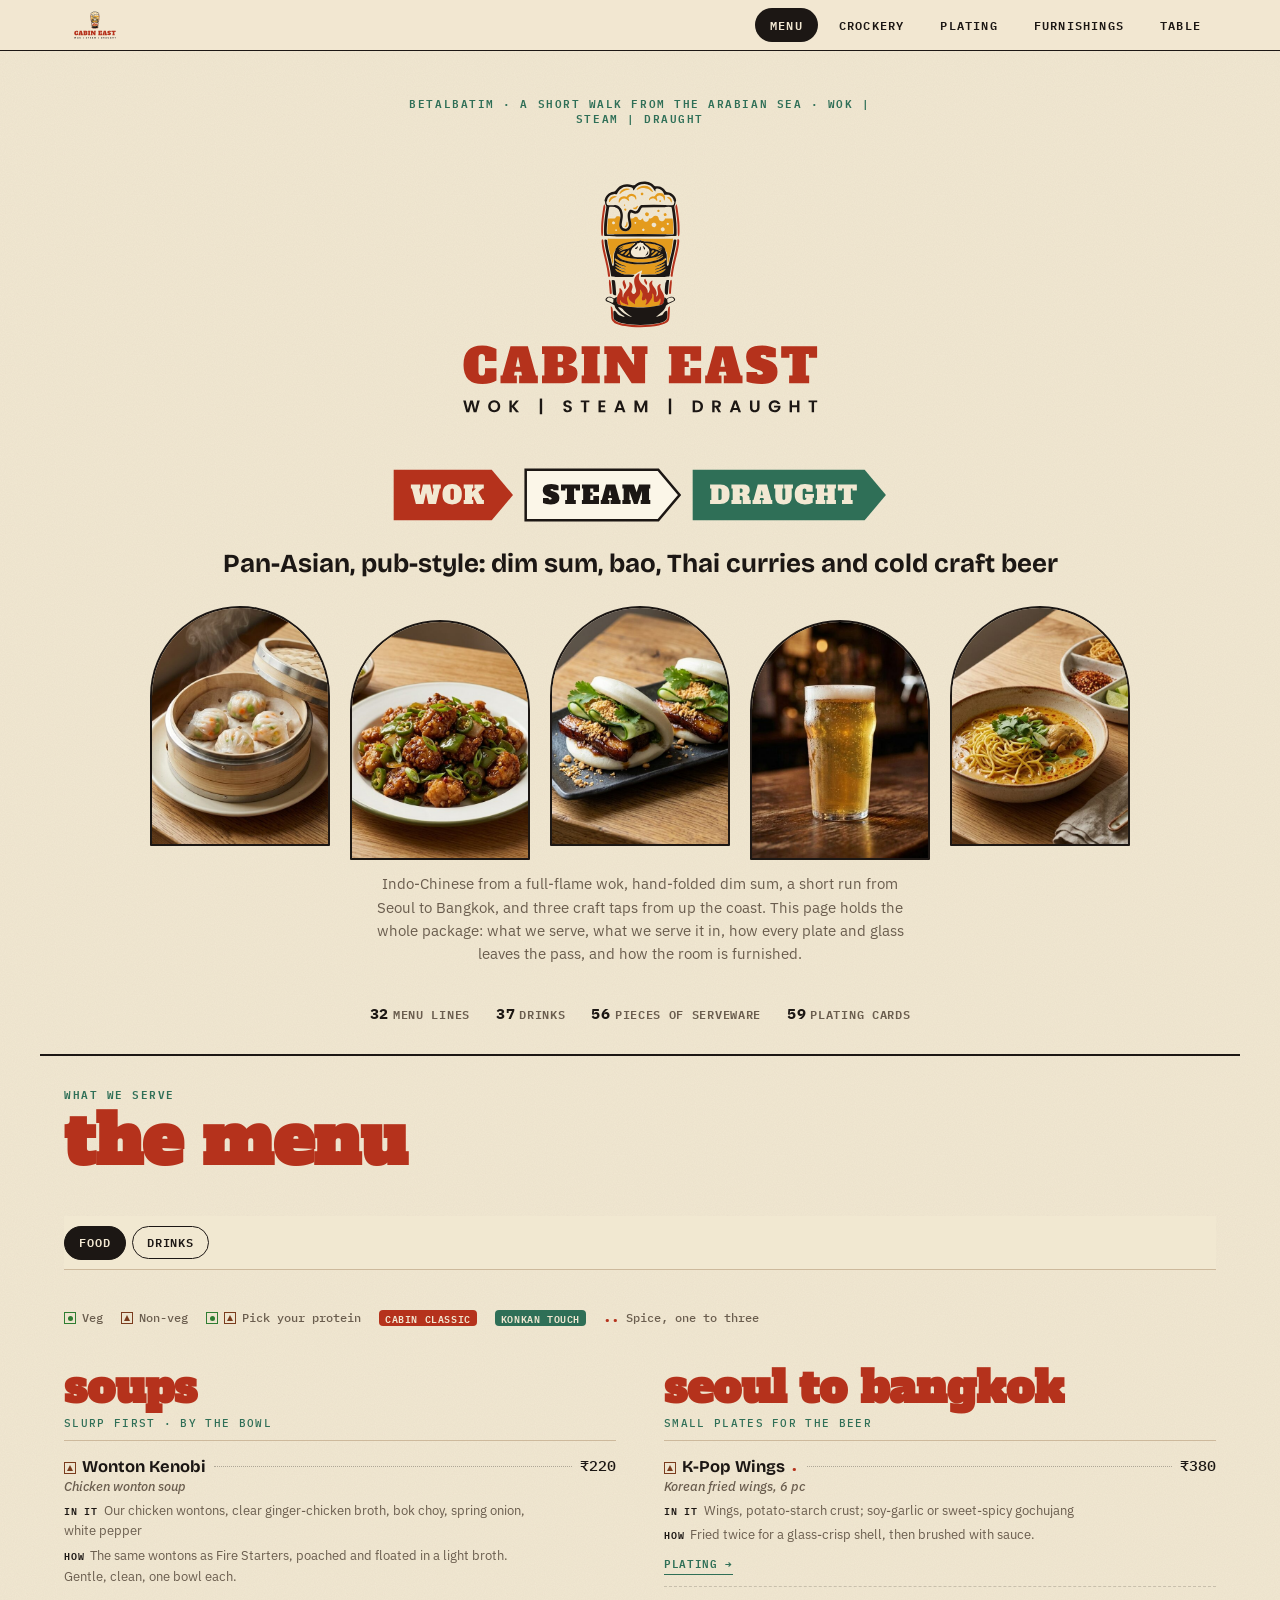
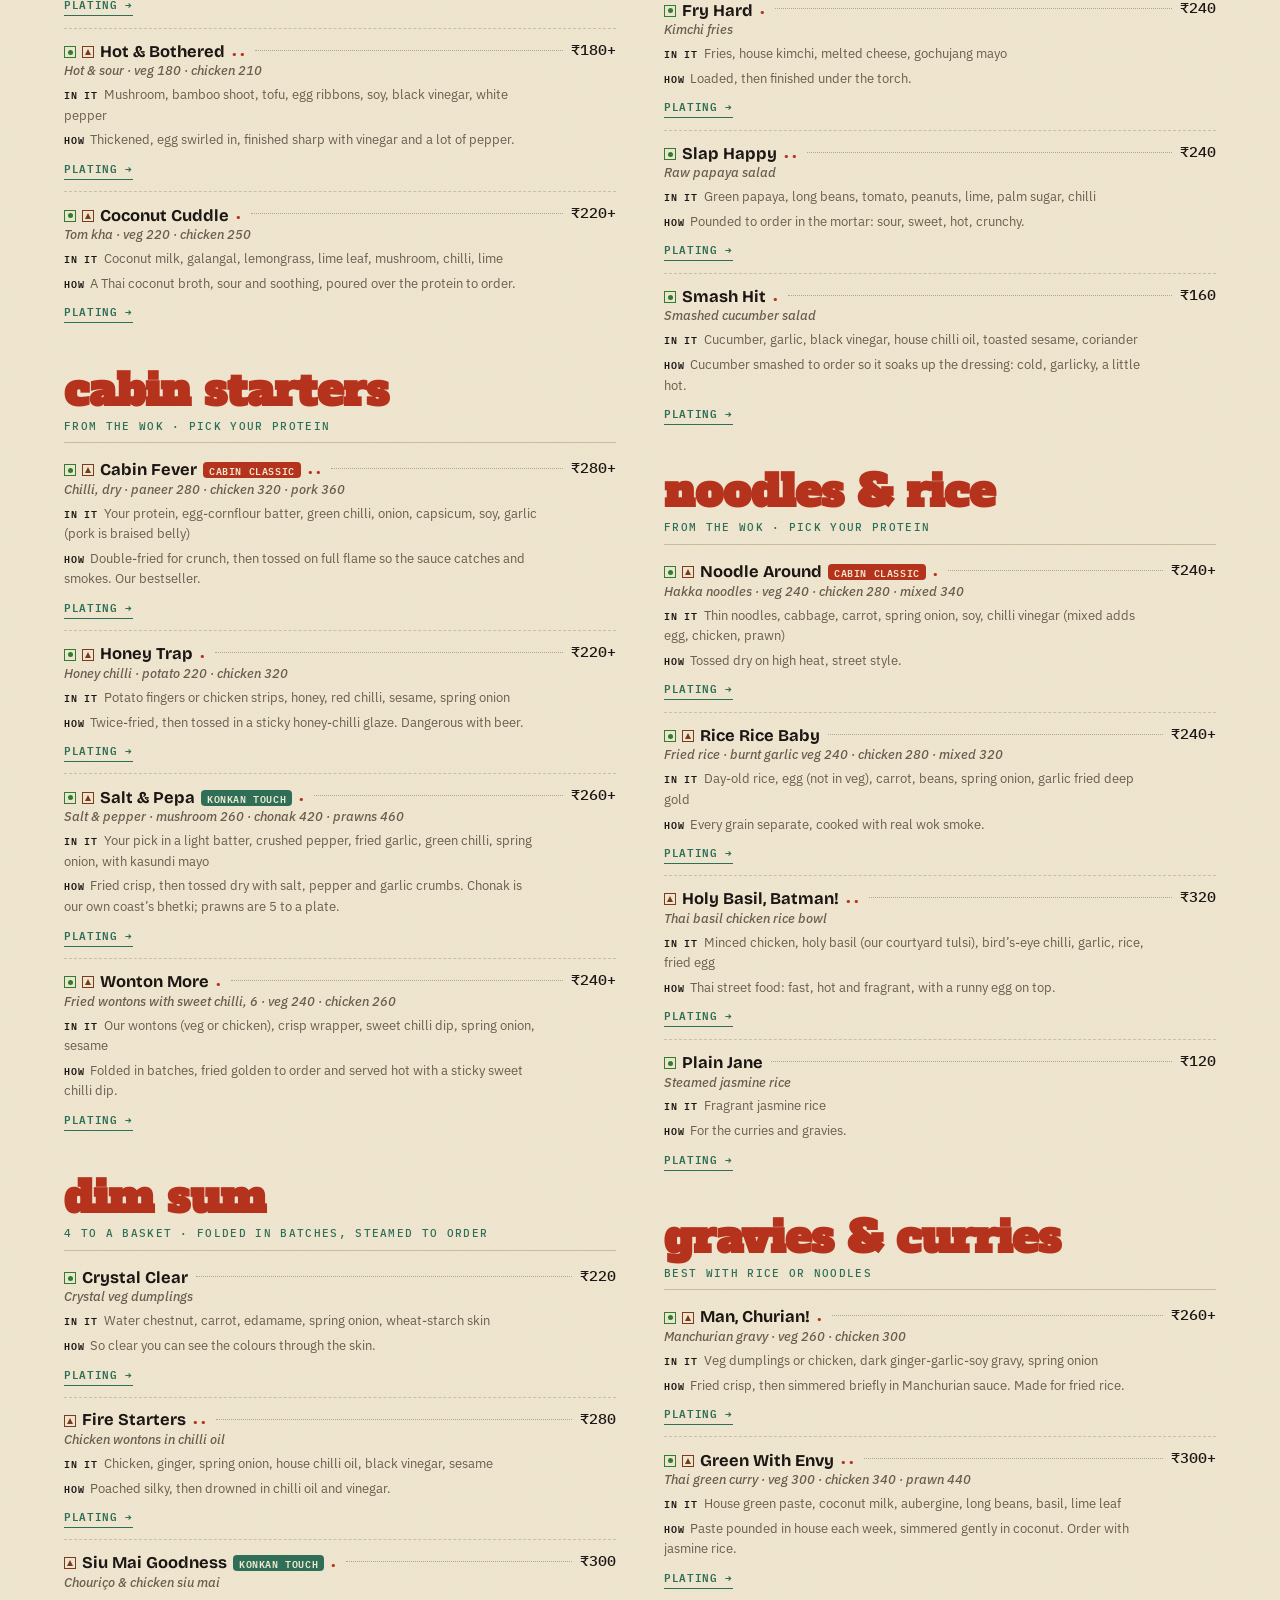
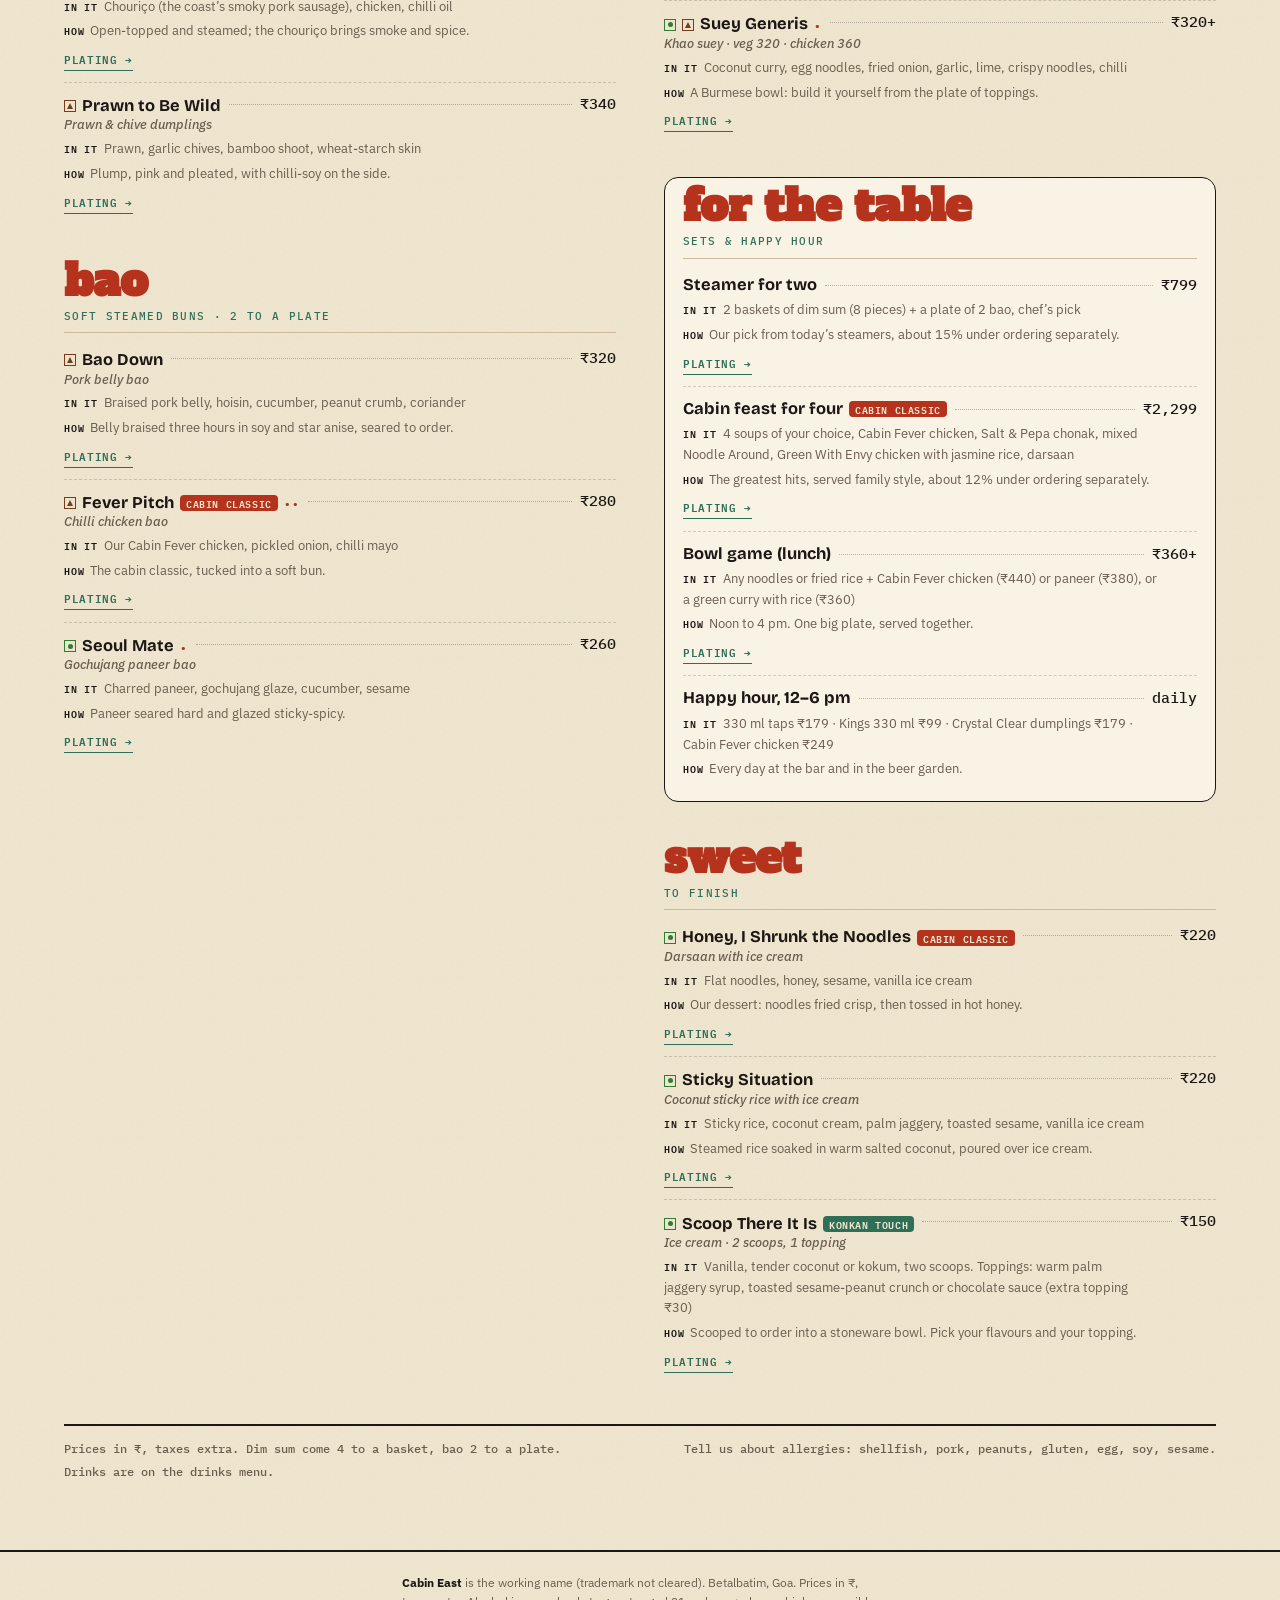
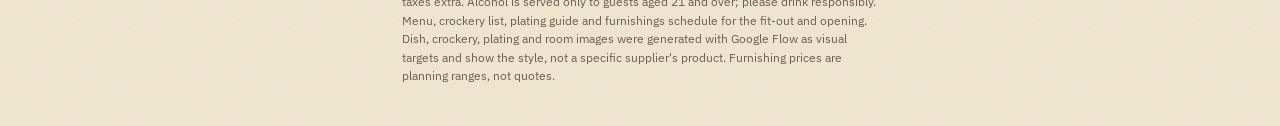
<file: index.html>
<!doctype html>
<html lang="en">
<head>
<meta charset="utf-8">
<meta name="viewport" content="width=device-width, initial-scale=1, viewport-fit=cover">
<title>Cabin East · Menu, crockery and plating</title>
<meta name="description" content="The full Cabin East package for Betalbatim: food and drinks menu, crockery and glassware list, a plating guide for every dish and drink, and the furnishings schedule for the room.">
<meta property="og:title" content="Cabin East · Wok | Steam | Draught">
<meta property="og:description" content="Menu, crockery and plating for a Pan-Asian dim sum and craft-beer pub in Betalbatim, Goa.">
<meta property="og:image" content="img/plating/crystal.jpg">
<meta name="theme-color" content="#F2E8D2">
<link rel="icon" href="data:image/svg+xml,%3Csvg xmlns='http://www.w3.org/2000/svg' viewBox='0 0 64 64'%3E%3Ccircle cx='32' cy='32' r='30' fill='%23c3582a'/%3E%3Cpath d='M14 34h36a18 18 0 0 1-36 0z' fill='%23efe3d0'/%3E%3C/svg%3E">
<link rel="preconnect" href="https://fonts.googleapis.com">
<link rel="preconnect" href="https://fonts.gstatic.com" crossorigin>
<link rel="stylesheet" href="https://fonts.googleapis.com/css2?family=Bricolage+Grotesque:opsz,wght@12..96,500;12..96,700&family=IBM+Plex+Mono:wght@500;600&family=IBM+Plex+Sans:ital,wght@0,400;0,600;1,400&family=Alfa+Slab+One&display=swap">
<style>
/* Layout: one long paper menu — a poster-style hero with arched dish photos, a sticky three-way tab bar (Menu · Crockery · Plating), and a shared card language so every dish links across all three views */
:root{
  --paper:#F2E8D2; --card:#F9F3E6; --ink:#1C1714; --muted:#6a5d4e; --line:#cdb99c;
  --olive:#2F6F57; --orange:#B5321C; --veg:#2f7d32; --nonveg:#7a3b1d; --shade:rgba(42,36,32,.08);
  --grain:url("data:image/svg+xml,%3Csvg xmlns='http://www.w3.org/2000/svg' width='160' height='160'%3E%3Cfilter id='n'%3E%3CfeTurbulence type='fractalNoise' baseFrequency='.9' numOctaves='2' stitchTiles='stitch'/%3E%3CfeColorMatrix values='0 0 0 0 .16 0 0 0 0 .13 0 0 0 0 .1 0 0 0 .06 0'/%3E%3C/filter%3E%3Crect width='160' height='160' filter='url(%23n)'/%3E%3C/svg%3E");
  --script:'Alfa Slab One','Rockwell','Georgia',serif;
  --display:'Bricolage Grotesque','Avenir Next','Segoe UI',sans-serif;
  --body:'IBM Plex Sans','Helvetica Neue',Arial,sans-serif;
  --mono:'IBM Plex Mono',ui-monospace,Menlo,monospace;
}
@media (prefers-color-scheme:dark){:root:not([data-theme="light"]){
  --paper:#1f1a16; --card:#2a2420; --ink:#efe3d0; --muted:#b5a690; --line:#4a3f34;
  --olive:#6FC29A; --orange:#e2814f; --veg:#7cc47f; --nonveg:#d08a62; --shade:rgba(239,227,208,.06); color-scheme:dark}}
:root[data-theme="dark"]{
  --paper:#1f1a16; --card:#2a2420; --ink:#efe3d0; --muted:#b5a690; --line:#4a3f34;
  --olive:#6FC29A; --orange:#e2814f; --veg:#7cc47f; --nonveg:#d08a62; --shade:rgba(239,227,208,.06); color-scheme:dark}
*{box-sizing:border-box}
html{scroll-behavior:smooth}
@media (prefers-reduced-motion:reduce){html{scroll-behavior:auto}*{transition:none!important;animation:none!important}}
body{margin:0;background:var(--paper) var(--grain);color:var(--ink);font:15px/1.55 var(--body);-webkit-text-size-adjust:100%}
h1,h2,h3,h4{margin:0;text-wrap:balance}
p{margin:0;max-width:68ch}
img{max-width:100%;display:block}
a{color:inherit}
.wrap{max-width:1200px;margin-inline:auto;padding-inline:24px}
@media (max-width:520px){.wrap{padding-inline:16px}}
.eyebrow{font:600 11px/1.4 var(--mono);letter-spacing:.14em;text-transform:uppercase;color:var(--olive);margin:0}
.script{font-family:var(--script);font-weight:400;color:var(--orange);line-height:1}
.muted{color:var(--muted)}
.btn{appearance:none;font:600 11.5px/1 var(--mono);letter-spacing:.08em;text-transform:uppercase;padding:10px 14px;border:1.5px solid var(--ink);background:transparent;color:var(--ink);border-radius:999px;cursor:pointer;text-decoration:none;display:inline-block;white-space:nowrap}
.btn:hover,.btn[aria-pressed="true"]{background:var(--ink);color:var(--paper)}
.btn:focus-visible,a:focus-visible,input:focus-visible{outline:2px solid var(--orange);outline-offset:2px}

/* ---------- top bar */
.bar{position:sticky;top:0;z-index:20;background:color-mix(in srgb,var(--paper) 92%,transparent);backdrop-filter:blur(8px);border-bottom:1.5px solid var(--ink);padding-top:env(safe-area-inset-top,0px)}
.bar .in{display:flex;align-items:center;gap:14px;padding-block:8px}
.bar .logo{display:block;line-height:0;color:var(--orange);text-decoration:none}.bar .logo svg{height:34px;width:61.9px;display:block}.bar .logo .pl{stroke:var(--paper)}
.tabs{display:flex;gap:6px;margin-left:auto;overflow-x:auto;scrollbar-width:none}
.tabs::-webkit-scrollbar{display:none}
.tabs a{font:600 12px/1 var(--mono);letter-spacing:.1em;text-transform:uppercase;padding:10px 14px;border-radius:999px;text-decoration:none;color:var(--ink);border:1.5px solid transparent;white-space:nowrap}
.tabs a:hover{border-color:var(--ink)}
.tabs a[aria-current="page"]{background:var(--ink);color:var(--paper)}
@media (max-width:520px){.bar .in{flex-direction:column;align-items:stretch;gap:2px;padding-block:6px}.bar .logo{display:flex;justify-content:center}.tabs{margin-left:0;justify-content:space-between;gap:4px}.tabs a{flex:1;text-align:center;padding:9px 3px;font-size:10.5px;letter-spacing:.04em}}

/* ---------- hero */
.hero{padding-block:44px 30px;display:grid;gap:26px;justify-items:center;text-align:center;border-bottom:2px solid var(--ink)}
.hero h1{line-height:0;margin:0}.hero h1 svg{height:clamp(200px,34vw,290px);width:auto;color:var(--orange)}.hero h1 .pl{stroke:var(--paper)}.dsigns{display:flex;gap:10px;justify-content:center;flex-wrap:wrap}.dsigns svg{height:clamp(34px,6vw,54px);width:auto;display:block}
.hero .tag{font:700 clamp(18px,2.6vw,26px)/1.25 var(--display)}
.hero p.lede{color:var(--muted);max-width:60ch}
.arches{display:grid;grid-template-columns:repeat(5,minmax(0,1fr));gap:clamp(8px,1.6vw,20px);width:100%;max-width:980px;align-items:end}
.arches figure{margin:0;aspect-ratio:3/4;border-radius:999px 999px 10px 10px;overflow:hidden;border:2px solid var(--ink);background:var(--shade)}
.arches figure:nth-child(2n){transform:translateY(14px)}
.arches img{width:100%;height:100%;object-fit:cover}
@media (max-width:640px){.arches{grid-template-columns:repeat(3,minmax(0,1fr))}.arches figure:nth-child(n+4){display:none}}
.facts{display:flex;flex-wrap:wrap;gap:8px 26px;justify-content:center;font:600 11.5px/1.4 var(--mono);letter-spacing:.06em;text-transform:uppercase;color:var(--muted);margin-top:12px}
.facts b{color:var(--ink);font-size:15px;margin-right:4px}

/* ---------- views */
.view[hidden]{display:none}
.view>*{min-width:0}
.view{padding-block:30px 70px;display:grid;gap:40px}
.view-head{display:grid;gap:6px;justify-items:start}
.view-head h2{font:600 clamp(44px,7vw,68px)/1 var(--script);color:var(--orange)}
.sub-tabs{display:flex;flex-wrap:wrap;gap:6px;align-items:center}
.sub-tabs .sp{flex:1}
#pnav{flex-wrap:nowrap;overflow-x:auto;scrollbar-width:none;padding-bottom:2px}#pnav::-webkit-scrollbar{display:none}#pnav .btn{flex:none}#pnav .sp{flex:0 0 12px}
.sticky-sub{position:sticky;top:calc(var(--barh,53px) + env(safe-area-inset-top,0px));z-index:10;background:color-mix(in srgb,var(--paper) 94%,transparent);backdrop-filter:blur(6px);padding-block:10px;border-bottom:1px solid var(--line)}
@media (max-width:520px){:root{--barh:92px}}
.legend{display:flex;flex-wrap:wrap;gap:6px 18px;font:500 11.5px/1.4 var(--mono);color:var(--muted)}
.legend span{display:inline-flex;align-items:center;gap:6px}
.mk{width:12px;height:12px;border:1.5px solid currentColor;display:inline-grid;place-items:center;flex:none;box-sizing:border-box}
.mk.v{color:var(--veg)} .mk.v::after{content:"";width:5px;height:5px;border-radius:50%;background:currentColor}
.mk.nv{color:var(--nonveg)} .mk.nv::after{content:"";width:0;height:0;border-left:3.5px solid transparent;border-right:3.5px solid transparent;border-bottom:6px solid currentColor}
.badge{font:600 10px/1 var(--mono);letter-spacing:.06em;text-transform:uppercase;color:var(--paper);padding:3px 6px;border-radius:4px;white-space:nowrap}
.badge.kol{background:var(--orange)} .badge.goa{background:var(--olive)}
.heat{font:600 11px/1 var(--mono);color:var(--orange);letter-spacing:1px;white-space:nowrap}

/* ---------- menu */
.menu{columns:2 440px;column-gap:48px}
.msec{break-inside:avoid-column;margin:0 0 34px;scroll-margin-top:130px}
.msec h3{font:600 44px/1 var(--script);color:var(--orange)}
.msec .kick{font:500 11px/1.4 var(--mono);letter-spacing:.12em;text-transform:uppercase;color:var(--olive);margin:6px 0 4px;padding-bottom:8px;border-bottom:1px solid var(--line)}
.mi{padding:12px 0;border-bottom:1px dashed color-mix(in srgb,var(--ink) 18%,transparent);break-inside:avoid}
.mi:last-child{border-bottom:0}
.mi .top{display:flex;align-items:baseline;gap:8px}
.mi .nm{font:700 16.5px/1.25 var(--display);display:flex;flex-wrap:wrap;gap:6px;align-items:center}
.mi .lead{flex:1;border-bottom:1.5px dotted color-mix(in srgb,var(--ink) 30%,transparent);min-width:12px;transform:translateY(-4px)}
.mi .pr{font:500 14.5px/1.25 var(--mono);font-variant-numeric:tabular-nums;white-space:nowrap}
.mi .sb{font:italic 500 13px/1.3 var(--body);color:var(--muted);margin-top:1px}
.mi .ing,.mi .how{font-size:13.3px;color:var(--muted);margin-top:4px;max-width:60ch}
.mi b.k{font:600 10px/1 var(--mono);letter-spacing:.08em;text-transform:uppercase;color:var(--ink);margin-right:6px}
.mi .links{margin-top:6px}
.chip{font:600 10.5px/1 var(--mono);letter-spacing:.06em;text-transform:uppercase;text-decoration:none;color:var(--olive);border-bottom:1.5px solid currentColor;padding-bottom:2px;margin-right:12px}
.chip:hover{color:var(--orange)}
.sets{background:var(--card);border:1.5px solid var(--ink);border-radius:14px;padding:6px 18px 10px}
.mnote{display:flex;flex-wrap:wrap;gap:6px 26px;justify-content:space-between;border-top:2px solid var(--ink);padding-top:14px;font:500 11.5px/1.5 var(--mono);color:var(--muted)}

/* ---------- cards (crockery + plating) */
.grp-h{display:flex;flex-wrap:wrap;align-items:baseline;gap:6px 14px;margin:36px 0 14px;padding-bottom:6px;border-bottom:1px solid var(--ink);scroll-margin-top:130px}
.grp-h h3{font:600 34px/1 var(--script);color:var(--orange)}
.grp-h span{font:500 11.5px/1.4 var(--mono);color:var(--muted)}
.grid{display:grid;grid-template-columns:repeat(auto-fill,minmax(min(100%,270px),1fr));gap:20px}
.grid.wide{grid-template-columns:repeat(auto-fill,minmax(min(100%,340px),1fr));gap:24px}
.card{background:var(--card);border:1px solid var(--line);border-radius:12px;overflow:hidden;display:grid;grid-template-rows:auto 1fr;scroll-margin-top:130px;min-width:0;transition:transform .2s,box-shadow .2s}
.card:hover{transform:translateY(-2px);box-shadow:0 10px 24px -14px rgba(42,36,32,.5)}
.card.flash{outline:2px solid var(--orange);outline-offset:2px}
.card figure{margin:0;aspect-ratio:4/3;overflow:hidden;background:var(--shade)}
.card figure img{width:100%;height:100%;object-fit:cover}
.card figure{position:relative}
.vtabs{position:absolute;left:8px;right:8px;bottom:8px;display:flex;flex-wrap:wrap;gap:5px}
.vtabs button{appearance:none;display:inline-flex;align-items:center;gap:5px;font:600 10.5px/1 var(--mono);letter-spacing:.05em;text-transform:uppercase;padding:6px 9px;border-radius:999px;border:1.5px solid rgba(42,36,32,.55);background:color-mix(in srgb,var(--paper) 92%,transparent);color:var(--ink);cursor:pointer;backdrop-filter:blur(4px)}
.vtabs button .mk{margin:0}
.vtabs button[aria-pressed="true"]{background:var(--ink);color:var(--paper);border-color:var(--ink)}
.card .body{padding:13px 15px 15px;display:grid;gap:8px;align-content:start;min-width:0}
.card h4{font:700 17px/1.25 var(--display)}
.card .sub{font:italic 400 13px/1.3 var(--body);color:var(--muted)}
.card .spec{font:500 11.5px/1.45 var(--mono);color:var(--olive)}
.card .use{font-size:13px;color:var(--muted)}
.card .use b{font:600 10px/1 var(--mono);letter-spacing:.08em;text-transform:uppercase;color:var(--ink);margin-right:5px}
.card .foot{display:flex;justify-content:space-between;align-items:baseline;gap:10px;margin-top:2px;padding-top:9px;border-top:1px dashed var(--line)}
.qty{font:600 13px/1.2 var(--mono);font-variant-numeric:tabular-nums}
.qty small{font-weight:500;color:var(--muted)}
.ves{display:inline-block;font:600 10.5px/1.3 var(--mono);letter-spacing:.06em;text-transform:uppercase;color:var(--paper);background:var(--olive);padding:4px 7px;border-radius:4px;justify-self:start;text-decoration:none}
a.ves:hover{background:var(--orange)}
ol.build{margin:0;padding-left:20px;display:grid;gap:4px;font-size:13.5px}
ol.build li::marker{font:600 12px var(--mono);color:var(--orange)}
dl.kv{margin:0;display:grid;grid-template-columns:auto 1fr;gap:4px 12px;font-size:13px;padding-top:8px;border-top:1px dashed var(--line)}
dl.kv dt{font:600 10px/1.8 var(--mono);letter-spacing:.08em;text-transform:uppercase;color:var(--muted)}
dl.kv dd{margin:0;min-width:0}
.note{font-size:13px;color:var(--muted);border-left:3px solid var(--orange);padding-left:10px}

.fam{display:grid;grid-template-columns:repeat(auto-fit,minmax(min(100%,250px),1fr));gap:22px}
.fam article{display:grid;gap:9px;align-content:start}
.fam figure{margin:0;aspect-ratio:4/3;overflow:hidden;border-radius:8px;border:1.5px solid var(--ink)}
.fam figure img{width:100%;height:100%;object-fit:cover}
.fam h3{font:700 18px/1.25 var(--display)}
.fam .tag{font:600 10.5px/1 var(--mono);letter-spacing:.08em;text-transform:uppercase;color:var(--paper);background:var(--olive);padding:4px 7px;border-radius:4px;justify-self:start}
.fam article:nth-child(2) .tag{background:var(--orange)}
.fam article:nth-child(3) .tag{background:var(--ink)}
.fam article:nth-child(4) .tag{background:var(--muted)}
.rules{display:grid;grid-template-columns:repeat(auto-fit,minmax(min(100%,250px),1fr));gap:12px 22px}
.rule{padding:14px 16px;background:var(--card);border:1px solid var(--line);border-radius:10px;display:grid;gap:4px;align-content:start}
.rule b{font:700 15px/1.3 var(--display)}
.rule span{font-size:13.5px;color:var(--muted)}

.mapwrap{overflow-x:auto;border-top:2px solid var(--ink)}
table{border-collapse:collapse;width:100%;min-width:760px;font-size:13.5px}
th,td{text-align:left;padding:9px 10px;border-bottom:1px solid var(--line);vertical-align:top}
th{font:600 10.5px/1.3 var(--mono);letter-spacing:.08em;text-transform:uppercase;color:var(--muted)}
tr.grp td{font:600 26px/1 var(--script);color:var(--orange);padding-top:18px;border-bottom:1px solid var(--ink)}
td.dish{font:700 14.5px/1.3 var(--display);width:22%}
td.dish small{display:block;font:italic 400 12px/1.3 var(--body);color:var(--muted);margin-top:2px}
td.vcell{width:30%}
.vchip{display:flex;gap:10px;align-items:center}
.vchip img{width:56px;height:42px;object-fit:cover;border-radius:4px;border:1px solid var(--line);flex:none}
.vchip a{font-weight:600;text-decoration:none;border-bottom:1px solid var(--line)}
.vchip a:hover{color:var(--orange);border-color:var(--orange)}
td.why{color:var(--muted)}

.setting{display:grid;grid-template-columns:minmax(0,1fr) minmax(0,1fr);gap:28px;align-items:start}
@media (max-width:760px){.setting{grid-template-columns:1fr}}
.setting svg{width:100%;max-width:480px;height:auto}
.setting ol{margin:0;padding-left:20px;display:grid;gap:7px}
.setting li b{font-family:var(--display)}


/* ---------- furnishings */
.fhero{display:grid;grid-template-columns:minmax(0,2fr) minmax(0,1fr);gap:14px}
.fhero figure{margin:0;border:2px solid var(--ink);border-radius:12px;overflow:hidden;position:relative;background:var(--shade)}
.fhero figure img{width:100%;height:100%;object-fit:cover;aspect-ratio:4/3}
.fhero .stack{display:grid;gap:14px}
.fhero figcaption,.fstrip figcaption{position:absolute;left:8px;bottom:8px;font:600 10.5px/1 var(--mono);letter-spacing:.06em;text-transform:uppercase;background:var(--ink);color:var(--paper);padding:6px 9px;border-radius:999px}
@media (max-width:760px){.fhero{grid-template-columns:1fr}.fhero .stack{grid-template-columns:1fr 1fr}}
.fnav{flex-wrap:nowrap;overflow-x:auto;scrollbar-width:none;padding-bottom:2px}.fnav::-webkit-scrollbar{display:none}.fnav .btn{flex:none}
.fstrip{display:grid;grid-template-columns:repeat(auto-fill,minmax(min(100%,300px),1fr));gap:16px;margin-bottom:16px}
.fstrip figure{margin:0;position:relative;border:1.5px solid var(--ink);border-radius:10px;overflow:hidden;background:var(--shade)}
.mboards{display:grid;gap:26px}.mb{display:grid;gap:12px}.mbh{display:flex;flex-wrap:wrap;align-items:baseline;gap:4px 14px}.mbh h4{font:700 18px/1.2 var(--display)}.mbh span{font:500 11.5px/1.4 var(--mono);color:var(--muted)}
.mbimg{margin:0;position:relative;border:1.5px solid var(--ink);border-radius:10px;overflow:hidden;background:var(--shade)}.mbimg img{width:100%;aspect-ratio:4/3;object-fit:cover}
.mbimg .pin{position:absolute;min-width:24px;height:24px;padding:0 6px;border-radius:999px;background:var(--ink);color:var(--paper);font:600 12px/24px var(--mono);text-align:center}
.mbl{list-style:none;margin:0;padding:0;display:grid;grid-template-columns:repeat(auto-fill,minmax(250px,1fr));gap:10px 18px}
.mbl li{display:grid;grid-template-columns:28px minmax(0,1fr);gap:10px;padding:10px 0;border-top:1px solid var(--line)}
.mbl li>b{display:grid;place-items:center;width:26px;height:26px;border-radius:999px;background:var(--ink);color:var(--paper);font:600 12px/1 var(--mono)}
.mbl strong{display:block;font:700 14.5px/1.3 var(--display)}.mbl em{display:block;font:500 11.5px/1.45 var(--mono);color:var(--olive);font-style:normal;margin-top:2px}.mbl span{display:block;font-size:13px;color:var(--muted);margin-top:2px}
.fstrip img{width:100%;aspect-ratio:4/3;object-fit:cover}
.fplan{display:grid;gap:12px}
.fplan img{width:100%;height:auto;border:1.5px solid var(--ink);border-radius:10px;background:#FBF7EF;max-height:none}
.fplan .open{font:600 11px/1 var(--mono);letter-spacing:.08em;text-transform:uppercase}
.swatches{display:flex;flex-wrap:wrap;gap:10px}
.sw{display:grid;gap:5px;width:104px}.sw i{display:block;height:56px;border-radius:8px;border:1.5px solid var(--ink)}.sw b{font:600 11px/1.2 var(--mono)}.sw span{font-size:11.5px;color:var(--muted);line-height:1.3}
table.ft{min-width:900px}
table.ft td.cd{font:700 12px/1.3 var(--mono);color:var(--orange);white-space:nowrap}
table.ft td.nm{font:700 14px/1.3 var(--display);min-width:170px}
table.ft td.nm small{display:block;font:500 11.5px/1.4 var(--mono);color:var(--olive);margin-top:3px}
table.ft td.pr{font:600 12.5px/1.3 var(--mono);white-space:nowrap;font-variant-numeric:tabular-nums}
table.ft td.pr small{display:block;color:var(--muted);font-weight:500}
table.ft .ph{display:inline-block;font:600 9.5px/1 var(--mono);letter-spacing:.06em;text-transform:uppercase;padding:3px 5px;border-radius:4px;color:var(--paper);background:var(--olive);margin-top:5px}
table.ft .ph.p2{background:var(--muted)}
table.ft td.nt{color:var(--muted);font-size:12.5px;min-width:200px}
table.ft tr.sum td{font:700 13px/1.2 var(--mono);border-top:2px solid var(--ink);background:var(--shade)}
.facts2{display:grid;grid-template-columns:repeat(auto-fit,minmax(min(100%,230px),1fr));gap:12px}
.fk{padding:14px 16px;background:var(--card);border:1px solid var(--line);border-radius:10px;display:grid;gap:4px;align-content:start}
.fk b{font:700 15px/1.3 var(--display)}.fk span{font-size:13.5px;color:var(--muted)}.fk em{font:600 12px/1.3 var(--mono);font-style:normal;color:var(--orange)}


.gal-nav{display:flex;flex-wrap:wrap;gap:6px;margin:6px 0 4px}
.gal-sec{margin-top:26px;scroll-margin-top:130px}
.gal-sec h4{font:600 30px/1 var(--script);color:var(--orange)}
.gal-sec p{font-size:13px;color:var(--muted);margin:4px 0 12px}
.gal{display:grid;grid-template-columns:repeat(auto-fill,minmax(min(100%,250px),1fr));gap:12px}
.gal.plans{grid-template-columns:repeat(auto-fill,minmax(min(100%,420px),1fr))}
.gal button{appearance:none;padding:0;margin:0;border:1.5px solid var(--ink);border-radius:10px;overflow:hidden;background:var(--shade);cursor:zoom-in;position:relative;display:block;text-align:left;color:inherit;min-width:0}
.gal button img{width:100%;aspect-ratio:4/3;object-fit:cover;display:block;transition:transform .35s}
.gal.plans button img{aspect-ratio:auto;object-fit:contain;background:#FBF7EF}
.gal button:hover img{transform:scale(1.03)}.gal.plans button:hover img{transform:none}
.gal button span{position:absolute;left:6px;bottom:6px;right:6px;font:600 10px/1.25 var(--mono);letter-spacing:.05em;text-transform:uppercase;background:color-mix(in srgb,var(--ink) 88%,transparent);color:var(--paper);padding:5px 8px;border-radius:999px;width:max-content;max-width:calc(100% - 12px)}
.gal.plans button span{position:static;display:block;border-radius:0;width:auto;max-width:none;padding:8px 10px}
#lb{position:fixed;inset:0;z-index:100;background:rgba(20,15,12,.92);display:grid;grid-template-rows:1fr auto;padding:16px;gap:10px}
#lb[hidden]{display:none}
#lb .stage{display:grid;place-items:center;min-height:0}
#lb img{max-width:100%;max-height:100%;object-fit:contain;border-radius:8px;background:#FBF7EF}
#lb .bar2{display:flex;align-items:center;justify-content:space-between;gap:12px;color:#F2E8D2;font:600 12px/1.3 var(--mono);letter-spacing:.05em;text-transform:uppercase}
#lb .bar2 div{display:flex;gap:8px}
#lb .bar2 button{appearance:none;border:1.5px solid #F2E8D2;background:transparent;color:#F2E8D2;border-radius:999px;font:600 12px/1 var(--mono);padding:9px 13px;cursor:pointer}
#lb .bar2 button:hover{background:#F2E8D2;color:#1C1714}

footer.site{border-top:2px solid var(--ink);padding-block:22px 40px;display:grid;gap:8px;font-size:12px;color:var(--muted)}
footer.site b{color:var(--ink)}
</style>
</head>
<body>

<header class="bar">
  <div class="wrap in">
    <a class="logo" href="#menu" aria-label="Cabin East"><svg role="img" aria-label="Cabin East" xmlns="http://www.w3.org/2000/svg" viewBox="0 0 846 583"><g transform="translate(340.29 56.00) scale(0.30896)"><path d="M133.7 779.2Q133.0 780.3 133.0 788.3Q133.0 796.3 134.5 801.3Q136.0 806.3 138.0 809.8Q140.0 813.3 143.2 815.5Q146.3 817.7 168.3 821.7Q190.3 825.7 212.3 827.7Q234.3 829.7 275.3 829.2Q316.3 828.7 330.8 827.2Q345.3 825.7 366.8 821.7Q388.3 817.7 390.5 816.0Q392.7 814.3 395.2 809.3Q397.7 804.3 399.2 798.3Q400.7 792.3 399.7 781.8Q398.7 771.3 398.0 770.2Q397.3 769.0 395.3 769.0Q393.3 769.0 390.7 775.2Q388.0 781.3 383.7 785.7Q379.3 790.0 374.8 792.0Q370.3 794.0 365.8 793.5Q361.3 793.0 358.5 789.2Q355.7 785.3 356.2 769.3Q356.7 753.3 353.2 745.8Q349.7 738.3 347.5 736.2Q345.3 734.0 343.8 734.0Q342.3 734.0 343.2 744.2Q344.0 754.3 342.5 760.8Q341.0 767.3 338.5 772.3Q336.0 777.3 326.5 789.8Q317.0 802.3 313.7 805.2Q310.3 808.0 306.8 809.5Q303.3 811.0 306.0 804.2Q308.7 797.3 308.7 789.3Q308.7 781.3 307.2 776.3Q305.7 771.3 304.5 769.7Q303.3 768.0 301.3 768.0Q299.3 768.0 298.2 772.7Q297.0 777.3 293.2 780.7Q289.3 784.0 287.3 784.0Q285.3 784.0 283.0 782.2Q280.7 780.3 279.7 778.3Q278.7 776.3 278.7 774.3Q278.7 772.3 281.2 760.3Q283.7 748.3 283.2 741.3Q282.7 734.3 280.2 728.3Q277.7 722.3 272.0 715.7Q266.3 709.0 264.2 709.2Q262.0 709.3 263.5 718.3Q265.0 727.3 263.5 735.3Q262.0 743.3 259.0 748.3Q256.0 753.3 245.0 764.8Q234.0 776.3 232.0 781.3Q230.0 786.3 230.3 796.0Q230.7 805.7 225.5 801.3Q220.3 797.0 213.8 793.0Q207.3 789.0 202.0 783.7Q196.7 778.3 194.2 771.8Q191.7 765.3 191.7 758.3Q191.7 751.3 191.0 750.7Q190.3 750.0 188.8 750.0Q187.3 750.0 183.2 758.7Q179.0 767.3 179.0 775.8Q179.0 784.3 183.0 795.8Q187.0 807.3 187.0 808.8Q187.0 810.3 186.2 811.2Q185.3 812.0 169.3 805.5Q153.3 799.0 148.0 794.2Q142.7 789.3 140.5 783.7Q138.3 778.0 136.3 778.0Q134.3 778.0 133.7 779.2ZM55.2 383.2Q54.0 384.3 55.0 396.3Q56.0 408.3 58.5 424.3Q61.0 440.3 64.0 454.8Q67.0 469.3 73.5 493.3Q80.0 517.3 83.2 533.0Q86.3 548.7 88.5 548.5Q90.7 548.3 91.2 515.3Q91.7 482.3 94.7 476.3Q97.7 470.3 102.2 465.3Q106.7 460.3 106.7 455.8Q106.7 451.3 108.2 447.8Q109.7 444.3 114.5 439.0Q119.3 433.7 128.8 427.7Q138.3 421.7 151.8 416.7Q165.3 411.7 187.3 407.2Q209.3 402.7 224.3 401.7Q239.3 400.7 242.8 399.7Q246.3 398.7 251.3 399.2Q256.3 399.7 260.3 396.7Q264.3 393.7 267.3 393.7Q270.3 393.7 273.8 396.2Q277.3 398.7 301.8 400.7Q326.3 402.7 342.3 405.7Q358.3 408.7 373.8 413.7Q389.3 418.7 395.8 421.7Q402.3 424.7 408.3 428.7Q414.3 432.7 419.7 438.5Q425.0 444.3 426.5 447.8Q428.0 451.3 429.0 457.3Q430.0 463.3 433.5 466.8Q437.0 470.3 440.0 475.8Q443.0 481.3 443.5 515.3Q444.0 549.3 446.3 549.3Q448.7 549.3 452.2 531.8Q455.7 514.3 460.7 496.3Q465.7 478.3 469.7 459.8Q473.7 441.3 477.2 412.8Q480.7 384.3 479.5 383.2Q478.3 382.0 475.3 382.5Q472.3 383.0 379.3 383.0Q286.3 383.0 285.8 382.5Q285.3 382.0 175.3 382.5Q65.3 383.0 60.8 382.5Q56.3 382.0 55.2 383.2ZM183.5 278.2Q182.3 273.0 180.2 273.2Q178.0 273.3 178.0 276.3Q178.0 279.3 176.5 285.3Q175.0 291.3 173.0 294.8Q171.0 298.3 167.5 301.3Q164.0 304.3 164.7 306.5Q165.3 308.7 168.8 308.7Q172.3 308.7 174.8 307.7Q177.3 306.7 180.5 302.5Q183.7 298.3 184.2 290.8Q184.7 283.3 183.5 278.2ZM479.7 276.3Q477.7 253.3 476.5 252.2Q475.3 251.0 452.3 251.0Q429.3 251.0 428.2 252.2Q427.0 253.3 425.5 257.3Q424.0 261.3 422.2 263.2Q420.3 265.0 416.3 267.0Q412.3 269.0 407.8 269.0Q403.3 269.0 399.8 267.5Q396.3 266.0 393.5 263.7Q390.7 261.3 388.7 257.3Q386.7 253.3 386.2 248.8Q385.7 244.3 382.0 240.2Q378.3 236.0 375.8 235.0Q373.3 234.0 366.8 234.0Q360.3 234.0 356.8 235.5Q353.3 237.0 347.8 244.0Q342.3 251.0 333.8 251.0Q325.3 251.0 324.2 252.2Q323.0 253.3 322.0 257.8Q321.0 262.3 318.2 265.7Q315.3 269.0 311.8 270.5Q308.3 272.0 303.8 272.0Q299.3 272.0 296.3 270.5Q293.3 269.0 290.5 266.2Q287.7 263.3 286.7 260.8Q285.7 258.3 285.7 255.8Q285.7 253.3 284.5 252.2Q283.3 251.0 282.3 251.0Q281.3 251.0 277.3 255.5Q273.3 260.0 271.3 261.0Q269.3 262.0 266.3 262.0Q263.3 262.0 258.5 258.7Q253.7 255.3 252.2 250.8Q250.7 246.3 249.0 244.2Q247.3 242.0 244.8 241.0Q242.3 240.0 238.3 240.0Q234.3 240.0 231.8 241.0Q229.3 242.0 225.8 246.5Q222.3 251.0 213.3 251.0Q204.3 251.0 203.7 251.7Q203.0 252.3 203.0 255.8Q203.0 259.3 205.0 266.8Q207.0 274.3 208.0 283.3Q209.0 292.3 207.5 299.8Q206.0 307.3 203.0 312.8Q200.0 318.3 196.2 322.2Q192.3 326.0 188.3 328.5Q184.3 331.0 179.3 332.5Q174.3 334.0 168.3 334.0Q162.3 334.0 157.8 332.5Q153.3 331.0 149.3 328.5Q145.3 326.0 142.0 322.7Q138.7 319.3 136.2 315.3Q133.7 311.3 131.7 304.3Q129.7 297.3 129.7 291.3Q129.7 285.3 133.2 268.8Q136.7 252.3 136.7 246.8Q136.7 241.3 134.0 239.2Q131.3 237.0 125.3 236.5Q119.3 236.0 115.3 237.5Q111.3 239.0 108.7 241.7Q106.0 244.3 105.5 246.3Q105.0 248.3 103.7 249.7Q102.3 251.0 80.8 251.0Q59.3 251.0 58.2 252.2Q57.0 253.3 55.0 277.3Q53.0 301.3 53.0 316.8Q53.0 332.3 52.5 332.8Q52.0 333.3 52.5 341.8Q53.0 350.3 54.2 351.5Q55.3 352.7 267.3 352.7Q479.3 352.7 480.5 351.5Q481.7 350.3 481.7 324.8Q481.7 299.3 479.7 276.3ZM106.0 322.5Q108.3 320.7 110.3 321.2Q112.3 321.7 114.2 324.0Q116.0 326.3 115.5 327.8Q115.0 329.3 112.3 331.5Q109.7 333.7 106.2 331.0Q102.7 328.3 103.2 326.3Q103.7 324.3 106.0 322.5ZM281.5 319.0Q284.3 316.7 287.3 317.2Q290.3 317.7 292.7 320.5Q295.0 323.3 294.5 326.3Q294.0 329.3 291.2 331.7Q288.3 334.0 285.3 333.5Q282.3 333.0 280.0 330.2Q277.7 327.3 278.2 324.3Q278.7 321.3 281.5 319.0ZM405.5 311.5Q409.3 308.7 412.8 308.7Q416.3 308.7 418.3 309.7Q420.3 310.7 423.2 314.5Q426.0 318.3 426.0 321.8Q426.0 325.3 425.0 327.3Q424.0 329.3 421.7 331.7Q419.3 334.0 416.3 335.0Q413.3 336.0 409.8 335.0Q406.3 334.0 403.0 329.7Q399.7 325.3 399.7 321.8Q399.7 318.3 400.7 316.3Q401.7 314.3 405.5 311.5ZM442.0 280.5Q444.3 278.7 446.8 279.2Q449.3 279.7 451.5 282.8Q453.7 286.0 452.8 288.2Q452.0 290.3 449.7 292.2Q447.3 294.0 445.3 294.0Q443.3 294.0 440.5 290.7Q437.7 287.3 438.7 284.8Q439.7 282.3 442.0 280.5ZM350.8 279.2Q354.3 277.7 358.8 278.7Q363.3 279.7 366.2 282.5Q369.0 285.3 370.3 289.2Q371.7 293.0 370.3 297.2Q369.0 301.3 366.2 304.2Q363.3 307.0 360.3 308.0Q357.3 309.0 352.3 307.5Q347.3 306.0 344.0 301.2Q340.7 296.3 340.7 293.3Q340.7 290.3 341.7 287.8Q342.7 285.3 345.0 283.0Q347.3 280.7 350.8 279.2ZM231.3 275.2Q234.0 273.0 236.2 273.8Q238.3 274.7 239.7 276.5Q241.0 278.3 240.5 280.8Q240.0 283.3 237.7 285.2Q235.3 287.0 232.8 286.0Q230.3 285.0 229.0 282.7Q227.7 280.3 228.2 278.8Q228.7 277.3 231.3 275.2ZM86.5 272.0Q89.3 269.7 93.3 270.2Q97.3 270.7 100.2 274.5Q103.0 278.3 102.0 281.8Q101.0 285.3 98.2 287.7Q95.3 290.0 91.8 289.5Q88.3 289.0 85.5 285.7Q82.7 282.3 83.2 278.3Q83.7 274.3 86.5 272.0ZM427.3 216.5Q422.3 217.0 420.7 219.2Q419.0 221.3 419.5 226.8Q420.0 232.3 422.2 234.0Q424.3 235.7 429.8 235.2Q435.3 234.7 437.0 232.5Q438.7 230.3 438.2 225.3Q437.7 220.3 435.0 218.2Q432.3 216.0 427.3 216.5ZM312.8 212.0Q308.3 211.0 305.8 212.0Q303.3 213.0 301.7 214.7Q300.0 216.3 299.0 218.8Q298.0 221.3 298.0 224.3Q298.0 227.3 300.7 231.0Q303.3 234.7 305.3 235.7Q307.3 236.7 310.8 236.7Q314.3 236.7 316.3 235.7Q318.3 234.7 320.5 232.0Q322.7 229.3 322.7 224.3Q322.7 219.3 320.0 216.2Q317.3 213.0 312.8 212.0ZM385.3 194.0Q382.3 194.0 380.2 195.7Q378.0 197.3 377.5 200.8Q377.0 204.3 379.7 207.0Q382.3 209.7 385.3 209.7Q388.3 209.7 390.5 207.5Q392.7 205.3 392.7 201.8Q392.7 198.3 390.5 196.2Q388.3 194.0 385.3 194.0ZM169.3 186.0Q166.3 186.0 164.2 188.2Q162.0 190.3 162.0 193.3Q162.0 196.3 164.7 198.5Q167.3 200.7 169.3 200.7Q171.3 200.7 173.5 199.0Q175.7 197.3 176.2 193.8Q176.7 190.3 174.5 188.2Q172.3 186.0 169.3 186.0ZM251.7 170.8Q251.7 168.3 250.0 168.2Q248.3 168.0 242.8 173.5Q237.3 179.0 232.8 180.5Q228.3 182.0 223.8 181.0Q219.3 180.0 219.2 182.2Q219.0 184.3 224.7 188.0Q230.3 191.7 234.3 191.7Q238.3 191.7 242.0 189.0Q245.7 186.3 248.7 179.8Q251.7 173.3 251.7 170.8ZM164.8 160.0Q163.3 160.0 162.2 160.7Q161.0 161.3 160.5 163.8Q160.0 166.3 161.2 167.5Q162.3 168.7 164.3 168.7Q166.3 168.7 167.5 167.5Q168.7 166.3 168.7 164.3Q168.7 162.3 167.5 161.2Q166.3 160.0 164.8 160.0ZM396.8 132.0Q393.3 132.0 391.7 133.7Q390.0 135.3 390.0 137.8Q390.0 140.3 392.2 142.5Q394.3 144.7 396.3 144.7Q398.3 144.7 400.5 142.5Q402.7 140.3 402.7 137.8Q402.7 135.3 401.5 133.7Q400.3 132.0 396.8 132.0ZM448.8 112.0Q441.3 111.0 441.2 113.2Q441.0 115.3 445.2 117.5Q449.3 119.7 454.7 125.0Q460.0 130.3 462.5 134.8Q465.0 139.3 466.0 142.8Q467.0 146.3 468.7 146.5Q470.3 146.7 471.0 146.0Q471.7 145.3 471.7 138.8Q471.7 132.3 469.2 126.8Q466.7 121.3 461.5 117.2Q456.3 113.0 448.8 112.0ZM113.5 110.5Q113.7 108.3 109.5 106.7Q105.3 105.0 98.8 105.0Q92.3 105.0 85.3 108.0Q78.3 111.0 75.2 113.7Q72.0 116.3 69.0 120.8Q66.0 125.3 65.0 128.3Q64.0 131.3 63.5 137.3Q63.0 143.3 63.7 144.0Q64.3 144.7 66.3 144.7Q68.3 144.7 71.0 139.0Q73.7 133.3 79.5 127.5Q85.3 121.7 93.8 117.7Q102.3 113.7 107.8 113.2Q113.3 112.7 113.5 110.5ZM241.2 119.3Q240.7 111.3 238.2 106.8Q235.7 102.3 232.5 99.2Q229.3 96.0 223.8 93.5Q218.3 91.0 209.8 91.0Q201.3 91.0 195.8 93.5Q190.3 96.0 187.2 99.2Q184.0 102.3 181.7 106.7Q179.3 111.0 172.3 109.0Q165.3 107.0 160.3 107.0Q155.3 107.0 151.3 108.0Q147.3 109.0 142.3 112.0Q137.3 115.0 134.2 118.7Q131.0 122.3 129.0 126.3Q127.0 130.3 126.5 139.3Q126.0 148.3 128.3 148.3Q130.7 148.3 132.7 142.8Q134.7 137.3 138.0 133.5Q141.3 129.7 144.8 127.2Q148.3 124.7 152.3 123.2Q156.3 121.7 162.3 121.7Q168.3 121.7 171.3 122.7Q174.3 123.7 177.8 125.7Q181.3 127.7 185.8 132.2Q190.3 136.7 191.8 136.7Q193.3 136.7 194.0 136.0Q194.7 135.3 194.7 133.3Q194.7 131.3 191.7 124.8Q188.7 118.3 191.5 114.5Q194.3 110.7 198.8 108.2Q203.3 105.7 207.8 105.2Q212.3 104.7 218.8 107.2Q225.3 109.7 228.7 113.0Q232.0 116.3 234.7 122.5Q237.3 128.7 239.5 128.0Q241.7 127.3 241.2 119.3ZM428.2 114.8Q427.7 107.3 425.7 103.3Q423.7 99.3 419.0 94.7Q414.3 90.0 408.3 87.5Q402.3 85.0 394.3 85.0Q386.3 85.0 380.3 87.5Q374.3 90.0 369.7 94.7Q365.0 99.3 362.7 103.7Q360.3 108.0 352.3 107.5Q344.3 107.0 338.8 109.5Q333.3 112.0 329.2 117.2Q325.0 122.3 324.5 127.3Q324.0 132.3 325.7 132.5Q327.3 132.7 330.3 129.2Q333.3 125.7 336.8 123.7Q340.3 121.7 345.3 120.7Q350.3 119.7 356.3 121.7Q362.3 123.7 366.2 127.5Q370.0 131.3 371.7 134.5Q373.3 137.7 375.3 137.7Q377.3 137.7 377.5 132.5Q377.7 127.3 374.7 120.3Q371.7 113.3 376.0 109.0Q380.3 104.7 383.3 103.2Q386.3 101.7 390.8 101.2Q395.3 100.7 400.8 102.7Q406.3 104.7 411.2 109.0Q416.0 113.3 418.0 118.3Q420.0 123.3 420.0 128.3Q420.0 133.3 422.2 133.5Q424.3 133.7 426.5 128.0Q428.7 122.3 428.2 114.8ZM278.3 83.0Q274.3 83.0 272.2 85.2Q270.0 87.3 270.0 91.3Q270.0 95.3 272.7 98.0Q275.3 100.7 278.3 100.7Q281.3 100.7 284.0 98.5Q286.7 96.3 287.2 92.3Q287.7 88.3 285.0 85.7Q282.3 83.0 278.3 83.0ZM198.5 61.5Q198.7 59.3 193.0 57.7Q187.3 56.0 178.8 56.0Q170.3 56.0 164.8 57.5Q159.3 59.0 153.3 62.5Q147.3 66.0 142.2 71.2Q137.0 76.3 134.0 81.8Q131.0 87.3 131.0 89.3Q131.0 91.3 132.7 92.0Q134.3 92.7 140.8 86.7Q147.3 80.7 156.3 75.7Q165.3 70.7 173.3 68.2Q181.3 65.7 189.8 64.7Q198.3 63.7 198.5 61.5ZM247.2 56.7Q243.0 61.3 243.2 63.0Q243.3 64.7 245.3 64.7Q247.3 64.7 251.3 62.2Q255.3 59.7 262.8 57.2Q270.3 54.7 277.8 53.7Q285.3 52.7 291.8 53.2Q298.3 53.7 305.8 55.7Q313.3 57.7 318.8 60.2Q324.3 62.7 330.8 67.2Q337.3 71.7 341.3 75.7Q345.3 79.7 347.0 79.5Q348.7 79.3 348.7 76.8Q348.7 74.3 346.7 70.3Q344.7 66.3 338.5 59.2Q332.3 52.0 323.8 47.0Q315.3 42.0 310.3 40.5Q305.3 39.0 295.3 38.5Q285.3 38.0 276.8 40.0Q268.3 42.0 259.8 47.0Q251.3 52.0 247.2 56.7Z" fill="#E49B1D" fill-rule="evenodd"/><path d="M105.2 511.7Q103.0 512.3 103.5 518.3Q104.0 524.3 108.7 529.5Q113.3 534.7 117.3 537.7Q121.3 540.7 133.3 547.2Q145.3 553.7 159.7 558.5Q174.0 563.3 171.7 563.7Q169.3 564.0 160.8 562.0Q152.3 560.0 138.8 555.0Q125.3 550.0 116.8 545.0Q108.3 540.0 106.7 540.2Q105.0 540.3 105.5 543.3Q106.0 546.3 115.2 554.0Q124.3 561.7 134.8 567.2Q145.3 572.7 159.2 577.5Q173.0 582.3 168.7 582.2Q164.3 582.0 150.8 578.0Q137.3 574.0 127.3 569.5Q117.3 565.0 112.8 562.0Q108.3 559.0 106.7 559.2Q105.0 559.3 105.5 562.3Q106.0 565.3 110.2 569.5Q114.3 573.7 120.8 578.2Q127.3 582.7 142.3 589.7Q157.3 596.7 167.2 599.5Q177.0 602.3 174.7 602.7Q172.3 603.0 160.3 600.0Q148.3 597.0 138.8 593.5Q129.3 590.0 118.8 584.0Q108.3 578.0 106.2 578.2Q104.0 578.3 104.0 580.3Q104.0 582.3 105.0 584.3Q106.0 586.3 111.2 591.5Q116.3 596.7 128.3 603.2Q140.3 609.7 149.3 612.7Q158.3 615.7 170.8 616.2Q183.3 616.7 208.3 616.2Q233.3 615.7 241.3 608.7Q249.3 601.7 257.8 597.2Q266.3 592.7 271.8 590.7Q277.3 588.7 279.0 589.2Q280.7 589.7 276.8 600.0Q273.0 610.3 273.0 612.3Q273.0 614.3 273.7 615.0Q274.3 615.7 325.3 615.7Q376.3 615.7 387.8 611.7Q399.3 607.7 406.8 603.7Q414.3 599.7 418.3 596.7Q422.3 593.7 426.5 588.5Q430.7 583.3 430.7 580.8Q430.7 578.3 428.5 578.2Q426.3 578.0 422.8 580.5Q419.3 583.0 408.8 588.0Q398.3 593.0 382.8 597.5Q367.3 602.0 365.0 601.8Q362.7 601.7 380.5 594.7Q398.3 587.7 406.8 582.7Q415.3 577.7 422.0 571.5Q428.7 565.3 429.2 562.3Q429.7 559.3 428.0 559.2Q426.3 559.0 421.8 562.0Q417.3 565.0 406.3 570.0Q395.3 575.0 383.3 578.5Q371.3 582.0 365.2 582.8Q359.0 583.7 370.7 579.7Q382.3 575.7 395.8 569.2Q409.3 562.7 418.5 555.0Q427.7 547.3 428.7 545.3Q429.7 543.3 429.5 541.7Q429.3 540.0 414.8 547.0Q400.3 554.0 387.8 558.0Q375.3 562.0 366.7 563.3Q358.0 564.7 373.7 559.2Q389.3 553.7 402.8 546.2Q416.3 538.7 422.5 533.0Q428.7 527.3 430.2 524.3Q431.7 521.3 431.7 516.8Q431.7 512.3 431.0 511.7Q430.3 511.0 428.8 511.0Q427.3 511.0 421.3 515.5Q415.3 520.0 407.3 524.0Q399.3 528.0 391.3 531.0Q383.3 534.0 370.3 537.5Q357.3 541.0 338.8 544.0Q320.3 547.0 296.3 548.5Q272.3 550.0 248.8 549.0Q225.3 548.0 201.3 544.5Q177.3 541.0 161.3 536.5Q145.3 532.0 136.8 528.5Q128.3 525.0 117.8 518.0Q107.3 511.0 105.2 511.7ZM189.7 487.7Q186.0 491.3 186.0 493.3Q186.0 495.3 187.2 496.0Q188.3 496.7 194.3 497.2Q200.3 497.7 201.0 497.0Q201.7 496.3 201.2 493.3Q200.7 490.3 198.5 487.2Q196.3 484.0 194.8 484.0Q193.3 484.0 189.7 487.7ZM118.2 479.7Q116.0 480.3 116.0 484.3Q116.0 488.3 117.5 493.3Q119.0 498.3 123.7 503.0Q128.3 507.7 139.3 513.7Q150.3 519.7 160.3 523.2Q170.3 526.7 180.8 529.2Q191.3 531.7 216.8 534.7Q242.3 537.7 275.3 537.2Q308.3 536.7 330.8 533.2Q353.3 529.7 365.3 526.2Q377.3 522.7 386.3 518.7Q395.3 514.7 402.3 510.2Q409.3 505.7 413.0 501.0Q416.7 496.3 416.7 494.8Q416.7 493.3 415.0 493.2Q413.3 493.0 404.8 498.5Q396.3 504.0 385.8 508.0Q375.3 512.0 373.5 511.8Q371.7 511.7 387.0 504.2Q402.3 496.7 408.0 491.5Q413.7 486.3 414.2 484.3Q414.7 482.3 413.0 482.2Q411.3 482.0 407.8 484.5Q404.3 487.0 393.8 492.0Q383.3 497.0 359.8 503.0Q336.3 509.0 312.8 511.5Q289.3 514.0 267.8 514.0Q246.3 514.0 225.8 512.0Q205.3 510.0 186.3 506.0Q167.3 502.0 154.8 497.5Q142.3 493.0 134.8 489.0Q127.3 485.0 123.8 482.0Q120.3 479.0 118.2 479.7ZM398.2 477.3Q398.7 475.3 397.5 474.2Q396.3 473.0 392.3 473.5Q388.3 474.0 384.2 478.2Q380.0 482.3 380.0 483.8Q380.0 485.3 382.2 485.5Q384.3 485.7 391.0 482.5Q397.7 479.3 398.2 477.3ZM381.7 469.3Q381.7 467.3 378.0 465.7Q374.3 464.0 370.8 464.5Q367.3 465.0 351.2 479.7Q335.0 494.3 335.0 495.3Q335.0 496.3 335.7 497.0Q336.3 497.7 339.8 497.7Q343.3 497.7 350.3 495.7Q357.3 493.7 369.5 482.5Q381.7 471.3 381.7 469.3ZM170.7 464.3Q170.7 462.3 168.5 462.2Q166.3 462.0 154.3 466.5Q142.3 471.0 139.7 472.7Q137.0 474.3 136.5 476.3Q136.0 478.3 139.2 480.5Q142.3 482.7 146.3 483.2Q150.3 483.7 160.5 475.0Q170.7 466.3 170.7 464.3ZM358.0 459.7Q357.3 459.0 351.3 458.0Q345.3 457.0 343.2 458.7Q341.0 460.3 340.5 468.3Q340.0 476.3 340.7 477.0Q341.3 477.7 342.3 477.7Q343.3 477.7 351.0 471.0Q358.7 464.3 358.7 462.3Q358.7 460.3 358.0 459.7ZM194.7 466.3Q195.7 458.3 193.5 457.7Q191.3 457.0 176.2 470.7Q161.0 484.3 161.0 486.3Q161.0 488.3 163.2 489.5Q165.3 490.7 169.3 491.2Q173.3 491.7 176.8 489.2Q180.3 486.7 187.0 480.5Q193.7 474.3 194.7 466.3ZM319.3 444.0Q318.3 444.0 318.2 445.2Q318.0 446.3 321.5 455.3Q325.0 464.3 324.5 473.8Q324.0 483.3 325.2 483.5Q326.3 483.7 327.5 480.0Q328.7 476.3 328.7 469.3Q328.7 462.3 325.7 454.8Q322.7 447.3 321.5 445.7Q320.3 444.0 319.3 444.0ZM306.2 411.2Q300.0 411.3 300.0 413.3Q300.0 415.3 309.2 422.0Q318.3 428.7 325.8 436.7Q333.3 444.7 349.8 448.2Q366.3 451.7 377.8 455.7Q389.3 459.7 394.8 462.7Q400.3 465.7 402.5 465.5Q404.7 465.3 404.7 464.3Q404.7 463.3 402.5 461.2Q400.3 459.0 389.5 453.2Q378.7 447.3 380.0 447.0Q381.3 446.7 391.8 451.2Q402.3 455.7 404.3 455.7Q406.3 455.7 406.5 454.0Q406.7 452.3 404.5 450.2Q402.3 448.0 391.0 441.7Q379.7 435.3 382.5 435.5Q385.3 435.7 395.3 440.7Q405.3 445.7 407.3 445.7Q409.3 445.7 409.5 444.0Q409.7 442.3 404.5 438.2Q399.3 434.0 389.3 429.5Q379.3 425.0 367.3 421.5Q355.3 418.0 333.8 414.5Q312.3 411.0 306.2 411.2ZM233.7 412.3Q233.7 411.3 228.0 411.2Q222.3 411.0 200.8 414.5Q179.3 418.0 164.8 422.5Q150.3 427.0 143.8 430.0Q137.3 433.0 131.2 437.7Q125.0 442.3 125.2 444.0Q125.3 445.7 127.3 445.7Q129.3 445.7 139.3 440.7Q149.3 435.7 152.2 435.5Q155.0 435.3 143.7 441.7Q132.3 448.0 130.2 450.2Q128.0 452.3 128.2 454.0Q128.3 455.7 130.3 455.7Q132.3 455.7 142.8 451.2Q153.3 446.7 154.5 447.2Q155.7 447.7 145.0 453.3Q134.3 459.0 132.2 461.2Q130.0 463.3 130.0 464.3Q130.0 465.3 132.2 465.5Q134.3 465.7 138.8 463.2Q143.3 460.7 154.3 456.7Q165.3 452.7 183.3 448.7Q201.3 444.7 208.3 437.2Q215.3 429.7 224.5 421.5Q233.7 413.3 233.7 412.3Z" fill="#E49B1D" fill-rule="evenodd"/><path d="M234.7 413.3Q234.7 411.3 233.5 411.2Q232.3 411.0 225.2 417.7Q218.0 424.3 218.0 425.3Q218.0 426.3 219.2 426.5Q220.3 426.7 224.8 423.7Q229.3 420.7 232.0 418.0Q234.7 415.3 234.7 413.3ZM216.2 442.7Q211.0 448.3 208.5 454.8Q206.0 461.3 206.5 471.3Q207.0 481.3 209.5 485.8Q212.0 490.3 215.2 493.5Q218.3 496.7 222.3 499.2Q226.3 501.7 235.3 502.7Q244.3 503.7 274.8 503.2Q305.3 502.7 311.3 499.2Q317.3 495.7 321.5 490.5Q325.7 485.3 326.2 473.8Q326.7 462.3 323.2 452.8Q319.7 443.3 316.5 440.2Q313.3 437.0 306.8 433.0Q300.3 429.0 295.0 423.7Q289.7 418.3 287.0 413.7Q284.3 409.0 280.3 410.5Q276.3 412.0 272.3 408.0Q268.3 404.0 267.3 404.0Q266.3 404.0 262.3 408.0Q258.3 412.0 256.8 412.0Q255.3 412.0 254.3 411.0Q253.3 410.0 250.8 410.0Q248.3 410.0 245.2 416.2Q242.0 422.3 238.2 425.7Q234.3 429.0 227.8 433.0Q221.3 437.0 216.2 442.7ZM314.7 468.7Q316.7 461.0 317.8 466.2Q319.0 471.3 317.5 476.3Q316.0 481.3 311.7 485.7Q307.3 490.0 302.8 491.8Q298.3 493.7 302.5 489.5Q306.7 485.3 309.7 480.8Q312.7 476.3 314.7 468.7ZM265.7 438.2Q266.7 431.0 268.3 434.7Q270.0 438.3 270.5 443.3Q271.0 448.3 269.5 452.8Q268.0 457.3 265.5 459.0Q263.0 460.7 261.8 460.0Q260.7 459.3 260.2 457.8Q259.7 456.3 262.2 450.8Q264.7 445.3 265.7 438.2ZM248.8 434.3Q252.3 431.0 252.2 432.7Q252.0 434.3 249.5 438.8Q247.0 443.3 244.2 446.2Q241.3 449.0 239.3 450.0Q237.3 451.0 235.8 450.5Q234.3 450.0 233.7 448.8Q233.0 447.7 233.3 446.5Q233.7 445.3 239.5 441.5Q245.3 437.7 248.8 434.3ZM282.8 431.5Q283.0 430.7 286.7 432.7Q290.3 434.7 293.2 438.0Q296.0 441.3 297.0 443.8Q298.0 446.3 297.2 449.2Q296.3 452.0 294.8 452.0Q293.3 452.0 292.0 450.7Q290.7 449.3 289.2 444.3Q287.7 439.3 285.2 435.8Q282.7 432.3 282.8 431.5Z" fill="#F2E8D2" fill-rule="evenodd"/><path d="M75.2 823.2Q74.0 823.3 75.0 833.3Q76.0 843.3 77.0 872.8Q78.0 902.3 80.5 908.8Q83.0 915.3 89.2 922.0Q95.3 928.7 98.3 930.7Q101.3 932.7 108.8 936.2Q116.3 939.7 132.8 944.2Q149.3 948.7 167.8 951.7Q186.3 954.7 211.8 956.7Q237.3 958.7 267.3 958.7Q297.3 958.7 330.3 955.7Q363.3 952.7 387.8 947.2Q412.3 941.7 423.8 936.7Q435.3 931.7 439.8 928.2Q444.3 924.7 447.5 921.0Q450.7 917.3 453.7 909.8Q456.7 902.3 458.5 862.7Q460.3 823.0 459.3 823.0Q458.3 823.0 452.7 827.2Q447.0 831.3 445.0 867.3Q443.0 903.3 441.0 906.8Q439.0 910.3 434.2 914.7Q429.3 919.0 421.3 923.0Q413.3 927.0 397.8 931.5Q382.3 936.0 371.3 938.0Q360.3 940.0 328.8 943.0Q297.3 946.0 259.3 945.5Q221.3 945.0 201.3 943.0Q181.3 941.0 167.3 938.5Q153.3 936.0 136.3 931.0Q119.3 926.0 111.3 921.5Q103.3 917.0 99.0 912.7Q94.7 908.3 92.7 903.8Q90.7 899.3 89.2 865.8Q87.7 832.3 82.0 827.7Q76.3 823.0 75.2 823.2ZM162.5 651.2Q160.3 651.0 157.7 654.2Q155.0 657.3 153.5 660.8Q152.0 664.3 152.0 671.8Q152.0 679.3 156.5 688.8Q161.0 698.3 161.5 703.8Q162.0 709.3 164.2 710.0Q166.3 710.7 169.0 708.0Q171.7 705.3 173.2 702.3Q174.7 699.3 175.2 692.3Q175.7 685.3 170.2 673.8Q164.7 662.3 164.7 656.8Q164.7 651.3 162.5 651.2ZM471.0 681.2Q474.3 649.0 467.7 649.2Q461.0 649.3 458.0 679.3Q455.0 709.3 454.2 727.0Q453.3 744.7 459.3 743.2Q465.3 741.7 466.0 739.5Q466.7 737.3 467.2 725.3Q467.7 713.3 471.0 681.2ZM67.0 649.2Q60.3 649.0 64.2 687.2Q68.0 725.3 68.0 731.8Q68.0 738.3 68.7 740.0Q69.3 741.7 75.3 743.2Q81.3 744.7 81.0 733.0Q80.7 721.3 77.2 685.3Q73.7 649.3 67.0 649.2ZM298.5 643.7Q296.3 643.0 294.2 647.2Q292.0 651.3 292.0 656.8Q292.0 662.3 297.0 669.8Q302.0 677.3 302.5 679.8Q303.0 682.3 305.2 683.0Q307.3 683.7 309.5 681.0Q311.7 678.3 311.7 671.8Q311.7 665.3 307.7 659.8Q303.7 654.3 302.2 651.3Q300.7 648.3 300.7 646.3Q300.7 644.3 298.5 643.7ZM114.5 766.8Q112.0 776.3 112.5 785.3Q113.0 794.3 114.0 797.8Q115.0 801.3 117.2 805.0Q119.3 808.7 127.3 811.7Q135.3 814.7 138.5 814.5Q141.7 814.3 141.7 812.3Q141.7 810.3 139.7 807.3Q137.7 804.3 136.2 799.3Q134.7 794.3 134.7 788.3Q134.7 782.3 135.7 781.2Q136.7 780.0 138.8 785.7Q141.0 791.3 144.7 795.0Q148.3 798.7 153.8 801.7Q159.3 804.7 172.8 809.7Q186.3 814.7 187.5 813.5Q188.7 812.3 188.7 808.8Q188.7 805.3 184.7 793.8Q180.7 782.3 180.7 775.8Q180.7 769.3 183.7 762.3Q186.7 755.3 188.2 754.2Q189.7 753.0 189.8 760.2Q190.0 767.3 192.5 773.8Q195.0 780.3 200.2 785.5Q205.3 790.7 211.8 794.7Q218.3 798.7 223.8 803.7Q229.3 808.7 230.3 808.7Q231.3 808.7 232.0 808.0Q232.7 807.3 232.2 797.8Q231.7 788.3 233.7 783.3Q235.7 778.3 246.7 766.8Q257.7 755.3 260.7 750.3Q263.7 745.3 265.2 738.8Q266.7 732.3 265.3 721.7Q264.0 711.0 268.0 714.7Q272.0 718.3 276.5 727.3Q281.0 736.3 281.5 741.3Q282.0 746.3 279.5 758.3Q277.0 770.3 277.0 774.3Q277.0 778.3 278.0 780.3Q279.0 782.3 281.2 784.0Q283.3 785.7 287.3 785.7Q291.3 785.7 295.0 782.5Q298.7 779.3 299.8 774.7Q301.0 770.0 302.5 771.7Q304.0 773.3 305.5 778.3Q307.0 783.3 307.0 789.3Q307.0 795.3 306.0 798.8Q305.0 802.3 303.0 805.3Q301.0 808.3 301.2 810.5Q301.3 812.7 303.8 812.7Q306.3 812.7 311.3 809.7Q316.3 806.7 327.0 793.0Q337.7 779.3 340.2 774.3Q342.7 769.3 344.2 762.8Q345.7 756.3 344.8 746.7Q344.0 737.0 347.0 740.2Q350.0 743.3 352.5 749.3Q355.0 755.3 354.5 771.3Q354.0 787.3 356.7 791.0Q359.3 794.7 365.8 795.2Q372.3 795.7 376.8 793.7Q381.3 791.7 385.5 787.5Q389.7 783.3 392.2 777.3Q394.7 771.3 395.3 771.3Q396.0 771.3 397.0 774.3Q398.0 777.3 398.5 783.8Q399.0 790.3 397.5 796.3Q396.0 802.3 393.5 806.8Q391.0 811.3 391.2 813.5Q391.3 815.7 397.3 814.7Q403.3 813.7 408.3 811.7Q413.3 809.7 414.5 808.5Q415.7 807.3 419.7 794.3Q423.7 781.3 423.7 771.8Q423.7 762.3 421.2 752.8Q418.7 743.3 410.7 729.3Q402.7 715.3 399.7 707.8Q396.7 700.3 396.2 696.3Q395.7 692.3 397.7 686.8Q399.7 681.3 399.0 679.2Q398.3 677.0 396.8 677.0Q395.3 677.0 391.8 679.0Q388.3 681.0 384.2 686.2Q380.0 691.3 379.0 694.3Q378.0 697.3 378.0 705.3Q378.0 713.3 380.0 721.3Q382.0 729.3 382.0 737.3Q382.0 745.3 380.5 748.8Q379.0 752.3 375.2 756.2Q371.3 760.0 370.5 759.7Q369.7 759.3 371.7 750.3Q373.7 741.3 373.2 734.8Q372.7 728.3 369.2 719.3Q365.7 710.3 359.2 702.3Q352.7 694.3 349.2 687.8Q345.7 681.3 344.7 677.3Q343.7 673.3 343.7 670.3Q343.7 667.3 345.2 662.8Q346.7 658.3 346.0 656.7Q345.3 655.0 343.8 655.0Q342.3 655.0 338.8 657.5Q335.3 660.0 331.2 665.7Q327.0 671.3 326.0 674.8Q325.0 678.3 325.0 684.8Q325.0 691.3 327.0 699.8Q329.0 708.3 328.5 713.3Q328.0 718.3 326.0 723.3Q324.0 728.3 320.7 732.2Q317.3 736.0 316.3 736.0Q315.3 736.0 315.5 729.2Q315.7 722.3 312.7 714.3Q309.7 706.3 303.5 699.2Q297.3 692.0 289.3 686.0Q281.3 680.0 275.5 674.2Q269.7 668.3 264.7 660.3Q259.7 652.3 258.2 643.8Q256.7 635.3 259.7 621.8Q262.7 608.3 261.0 607.7Q259.3 607.0 253.8 610.5Q248.3 614.0 242.2 621.2Q236.0 628.3 233.5 632.8Q231.0 637.3 229.0 643.8Q227.0 650.3 227.0 662.3Q227.0 674.3 233.5 694.8Q240.0 715.3 240.0 721.3Q240.0 727.3 238.0 731.3Q236.0 735.3 231.2 738.7Q226.3 742.0 223.3 742.0Q220.3 742.0 218.3 741.0Q216.3 740.0 213.5 736.7Q210.7 733.3 209.7 729.3Q208.7 725.3 212.2 714.3Q215.7 703.3 216.2 700.3Q216.7 697.3 216.2 691.3Q215.7 685.3 213.7 680.8Q211.7 676.3 207.0 671.7Q202.3 667.0 199.3 666.0Q196.3 665.0 195.7 665.7Q195.0 666.3 196.0 674.3Q197.0 682.3 196.0 686.8Q195.0 691.3 192.0 696.8Q189.0 702.3 176.5 717.8Q164.0 733.3 160.0 743.3Q156.0 753.3 156.0 759.8Q156.0 766.3 155.3 766.3Q154.7 766.3 152.7 760.3Q150.7 754.3 151.2 751.8Q151.7 749.3 151.2 736.3Q150.7 723.3 148.7 719.3Q146.7 715.3 142.5 711.2Q138.3 707.0 136.3 706.0Q134.3 705.0 132.3 705.0Q130.3 705.0 131.2 714.2Q132.0 723.3 131.0 727.8Q130.0 732.3 123.5 744.8Q117.0 757.3 114.5 766.8ZM520.5 398.7Q521.3 386.0 515.3 386.0Q509.3 386.0 508.7 387.2Q508.0 388.3 507.5 398.8Q507.0 409.3 504.5 425.8Q502.0 442.3 488.5 499.8Q475.0 557.3 470.0 586.8Q465.0 616.3 464.7 623.5Q464.3 630.7 470.3 630.7Q476.3 630.7 477.0 628.5Q477.7 626.3 478.7 616.3Q479.7 606.3 483.7 583.3Q487.7 560.3 498.2 517.3Q508.7 474.3 512.2 456.8Q515.7 439.3 517.7 425.3Q519.7 411.3 520.5 398.7ZM20.0 386.2Q13.3 386.0 15.7 410.2Q18.0 434.3 22.5 456.3Q27.0 478.3 36.5 516.8Q46.0 555.3 50.5 580.8Q55.0 606.3 56.0 616.8Q57.0 627.3 57.7 629.0Q58.3 630.7 64.3 630.7Q70.3 630.7 70.5 626.5Q70.7 622.3 66.2 594.8Q61.7 567.3 47.2 504.8Q32.7 442.3 30.2 424.8Q27.7 407.3 27.2 396.8Q26.7 386.3 20.0 386.2ZM502.5 159.2Q501.3 159.0 498.2 165.7Q495.0 172.3 495.0 175.3Q495.0 178.3 498.5 198.8Q502.0 219.3 505.0 245.8Q508.0 272.3 509.0 287.3Q510.0 302.3 510.0 334.3Q510.0 366.3 516.2 366.5Q522.3 366.7 522.5 334.0Q522.7 301.3 521.2 280.3Q519.7 259.3 514.2 218.3Q508.7 177.3 506.2 168.3Q503.7 159.3 502.5 159.2ZM36.5 165.7Q33.3 159.0 32.2 159.2Q31.0 159.3 28.5 168.8Q26.0 178.3 21.0 213.8Q16.0 249.3 14.0 274.8Q12.0 300.3 12.2 333.5Q12.3 366.7 18.5 366.5Q24.7 366.3 24.7 334.8Q24.7 303.3 25.7 287.8Q26.7 272.3 29.2 249.8Q31.7 227.3 35.7 203.3Q39.7 179.3 39.7 175.8Q39.7 172.3 36.5 165.7Z" fill="#B5321C" fill-rule="evenodd"/><path d="M41.5 775.3Q40.0 778.3 41.0 781.8Q42.0 785.3 44.2 787.5Q46.3 789.7 57.8 794.2Q69.3 798.7 82.3 806.2Q95.3 813.7 98.2 816.5Q101.0 819.3 101.0 822.8Q101.0 826.3 103.5 830.8Q106.0 835.3 114.0 845.3Q122.0 855.3 132.7 865.0Q143.3 874.7 154.2 881.5Q165.0 888.3 164.3 890.0Q163.7 891.7 161.5 891.3Q159.3 891.0 143.3 885.5Q127.3 880.0 123.0 876.2Q118.7 872.3 117.7 869.8Q116.7 867.3 110.0 859.7Q103.3 852.0 99.8 851.5Q96.3 851.0 93.7 853.7Q91.0 856.3 92.0 877.8Q93.0 899.3 95.0 903.8Q97.0 908.3 100.7 912.0Q104.3 915.7 113.8 920.7Q123.3 925.7 137.8 929.7Q152.3 933.7 170.3 936.7Q188.3 939.7 212.3 941.7Q236.3 943.7 267.3 943.7Q298.3 943.7 326.3 941.2Q354.3 938.7 374.8 934.7Q395.3 930.7 404.8 927.7Q414.3 924.7 421.3 921.2Q428.3 917.7 432.5 914.0Q436.7 910.3 439.2 905.3Q441.7 900.3 442.7 878.3Q443.7 856.3 441.0 853.7Q438.3 851.0 436.8 852.0Q435.3 853.0 432.8 853.0Q430.3 853.0 424.2 860.2Q418.0 867.3 417.0 869.8Q416.0 872.3 412.7 875.7Q409.3 879.0 405.3 881.0Q401.3 883.0 390.3 886.5Q379.3 890.0 374.3 891.0Q369.3 892.0 369.0 890.7Q368.7 889.3 380.0 882.0Q391.3 874.7 403.5 863.5Q415.7 852.3 423.7 841.3Q431.7 830.3 432.2 825.3Q432.7 820.3 434.0 818.5Q435.3 816.7 446.3 809.7Q457.3 802.7 472.8 796.2Q488.3 789.7 491.5 785.5Q494.7 781.3 493.2 776.8Q491.7 772.3 488.5 769.2Q485.3 766.0 480.8 763.0Q476.3 760.0 468.8 760.5Q461.3 761.0 449.3 767.0Q437.3 773.0 436.3 773.0Q435.3 773.0 432.3 769.5Q429.3 766.0 426.8 765.5Q424.3 765.0 423.7 765.7Q423.0 766.3 422.5 775.8Q422.0 785.3 419.0 794.8Q416.0 804.3 414.2 806.7Q412.3 809.0 407.3 811.0Q402.3 813.0 386.8 817.0Q371.3 821.0 351.3 824.0Q331.3 827.0 309.8 828.5Q288.3 830.0 268.3 830.0Q248.3 830.0 226.3 828.5Q204.3 827.0 189.3 825.0Q174.3 823.0 161.8 820.5Q149.3 818.0 136.8 814.0Q124.3 810.0 121.0 807.2Q117.7 804.3 115.7 798.8Q113.7 793.3 113.2 785.3Q112.7 777.3 114.2 771.8Q115.7 766.3 115.0 764.7Q114.3 763.0 112.8 763.0Q111.3 763.0 107.3 765.0Q103.3 767.0 100.3 770.0Q97.3 773.0 86.3 767.5Q75.3 762.0 72.3 761.0Q69.3 760.0 63.8 760.0Q58.3 760.0 53.8 763.0Q49.3 766.0 46.2 769.2Q43.0 772.3 41.5 775.3ZM123.7 830.8Q122.7 828.3 125.0 828.0Q127.3 827.7 136.8 830.7Q146.3 833.7 152.2 841.0Q158.0 848.3 166.2 856.5Q174.3 864.7 187.3 874.2Q200.3 883.7 204.8 885.7Q209.3 887.7 210.2 889.5Q211.0 891.3 206.7 890.7Q202.3 890.0 194.8 887.0Q187.3 884.0 174.3 876.5Q161.3 869.0 153.8 863.0Q146.3 857.0 139.5 850.2Q132.7 843.3 128.7 838.3Q124.7 833.3 123.7 830.8ZM482.2 771.5Q486.0 775.3 486.5 778.3Q487.0 781.3 483.7 784.2Q480.3 787.0 473.3 789.5Q466.3 792.0 458.8 796.0Q451.3 800.0 448.3 799.5Q445.3 799.0 444.0 797.2Q442.7 795.3 443.2 791.3Q443.7 787.3 442.7 782.8Q441.7 778.3 443.5 776.0Q445.3 773.7 448.8 771.7Q452.3 769.7 458.8 767.2Q465.3 764.7 468.3 764.7Q471.3 764.7 474.8 766.2Q478.3 767.7 482.2 771.5ZM48.2 778.3Q48.7 775.3 52.5 771.5Q56.3 767.7 59.8 766.2Q63.3 764.7 66.3 764.7Q69.3 764.7 75.8 767.2Q82.3 769.7 85.8 771.7Q89.3 773.7 91.2 776.0Q93.0 778.3 92.0 782.8Q91.0 787.3 91.5 791.3Q92.0 795.3 90.7 797.2Q89.3 799.0 86.3 799.5Q83.3 800.0 74.8 795.5Q66.3 791.0 59.3 788.5Q52.3 786.0 50.0 783.7Q47.7 781.3 48.2 778.3ZM453.5 652.2Q452.3 651.0 444.8 651.5Q437.3 652.0 436.7 653.2Q436.0 654.3 436.0 657.8Q436.0 661.3 434.5 662.3Q433.0 663.3 433.0 665.8Q433.0 668.3 431.5 669.3Q430.0 670.3 427.5 700.8Q425.0 731.3 427.5 737.3Q430.0 743.3 432.7 744.5Q435.3 745.7 436.3 747.2Q437.3 748.7 440.8 747.7Q444.3 746.7 445.5 745.0Q446.7 743.3 448.7 714.8Q450.7 686.3 452.7 669.8Q454.7 653.3 453.5 652.2ZM89.3 651.0Q82.3 651.0 81.2 653.2Q80.0 655.3 82.5 675.8Q85.0 696.3 86.5 719.8Q88.0 743.3 89.2 745.0Q90.3 746.7 97.0 750.0Q103.7 753.3 106.2 751.3Q108.7 749.3 109.7 747.3Q110.7 745.3 107.2 703.3Q103.7 661.3 102.2 660.3Q100.7 659.3 100.7 656.8Q100.7 654.3 98.5 652.7Q96.3 651.0 89.3 651.0ZM318.0 464.7Q317.3 464.0 316.2 464.7Q315.0 465.3 314.0 469.8Q313.0 474.3 310.5 478.3Q308.0 482.3 303.5 486.8Q299.0 491.3 299.7 492.5Q300.3 493.7 305.3 491.2Q310.3 488.7 313.5 485.0Q316.7 481.3 317.7 478.8Q318.7 476.3 318.7 470.8Q318.7 465.3 318.0 464.7ZM269.5 436.7Q268.3 434.0 266.7 435.7Q265.0 437.3 265.0 439.8Q265.0 442.3 262.5 448.3Q260.0 454.3 260.0 456.3Q260.0 458.3 261.2 459.5Q262.3 460.7 264.3 460.2Q266.3 459.7 268.5 456.0Q270.7 452.3 270.7 445.8Q270.7 439.3 269.5 436.7ZM250.7 437.8Q252.7 433.3 251.0 432.7Q249.3 432.0 245.8 435.5Q242.3 439.0 239.3 440.5Q236.3 442.0 234.7 443.7Q233.0 445.3 233.0 447.3Q233.0 449.3 234.2 450.0Q235.3 450.7 238.3 450.2Q241.3 449.7 245.0 446.0Q248.7 442.3 250.7 437.8ZM286.2 431.2Q284.0 430.3 283.2 431.5Q282.3 432.7 285.2 437.0Q288.0 441.3 289.0 445.3Q290.0 449.3 291.7 451.0Q293.3 452.7 294.3 452.7Q295.3 452.7 297.0 451.0Q298.7 449.3 297.7 445.3Q296.7 441.3 292.5 436.7Q288.3 432.0 286.2 431.2ZM34.2 389.2Q33.0 390.3 36.0 415.8Q39.0 441.3 51.5 493.8Q64.0 546.3 68.5 570.8Q73.0 595.3 75.0 610.8Q77.0 626.3 78.2 627.5Q79.3 628.7 88.8 628.7Q98.3 628.7 100.8 630.7Q103.3 632.7 160.8 632.7Q218.3 632.7 221.0 630.5Q223.7 628.3 226.2 624.3Q228.7 620.3 228.0 618.2Q227.3 616.0 194.3 616.0Q161.3 616.0 146.3 610.5Q131.3 605.0 123.3 600.0Q115.3 595.0 111.0 590.7Q106.7 586.3 105.3 583.5Q104.0 580.7 105.0 579.3Q106.0 578.0 117.7 584.3Q129.3 590.7 135.8 593.2Q142.3 595.7 158.0 599.5Q173.7 603.3 173.5 602.2Q173.3 601.0 160.3 596.5Q147.3 592.0 138.3 587.5Q129.3 583.0 123.3 579.0Q117.3 575.0 111.0 568.7Q104.7 562.3 105.5 561.0Q106.3 559.7 121.8 567.2Q137.3 574.7 154.5 579.0Q171.7 583.3 171.5 582.2Q171.3 581.0 158.3 576.5Q145.3 572.0 137.3 568.0Q129.3 564.0 122.8 559.5Q116.3 555.0 110.5 549.2Q104.7 543.3 105.0 542.0Q105.3 540.7 106.8 540.7Q108.3 540.7 116.8 545.7Q125.3 550.7 137.3 555.2Q149.3 559.7 161.3 562.2Q173.3 564.7 173.5 563.5Q173.7 562.3 159.5 557.7Q145.3 553.0 132.8 546.0Q120.3 539.0 114.5 534.2Q108.7 529.3 106.7 526.8Q104.7 524.3 104.2 522.3Q103.7 520.3 102.2 519.3Q100.7 518.3 100.7 515.8Q100.7 513.3 102.8 512.2Q105.0 511.0 114.7 517.3Q124.3 523.7 129.8 526.2Q135.3 528.7 156.8 535.2Q178.3 541.7 203.8 545.2Q229.3 548.7 259.8 549.2Q290.3 549.7 307.8 548.2Q325.3 546.7 345.3 543.2Q365.3 539.7 384.8 533.2Q404.3 526.7 410.8 523.2Q417.3 519.7 422.3 515.7Q427.3 511.7 431.3 510.7Q435.3 509.7 435.7 515.0Q436.0 520.3 433.2 521.2Q430.3 522.0 429.7 523.7Q429.0 525.3 421.7 532.2Q414.3 539.0 400.8 546.5Q387.3 554.0 374.7 558.2Q362.0 562.3 362.2 563.5Q362.3 564.7 373.8 562.2Q385.3 559.7 396.3 555.7Q407.3 551.7 417.5 546.3Q427.7 541.0 428.3 542.7Q429.0 544.3 427.5 546.3Q426.0 548.3 416.7 555.7Q407.3 563.0 397.3 568.0Q387.3 573.0 375.2 577.2Q363.0 581.3 363.0 582.3Q363.0 583.3 364.2 583.5Q365.3 583.7 378.8 580.2Q392.3 576.7 399.8 573.7Q407.3 570.7 417.8 564.7Q428.3 558.7 429.2 560.5Q430.0 562.3 428.5 564.3Q427.0 566.3 420.2 572.2Q413.3 578.0 399.3 585.5Q385.3 593.0 374.3 596.5Q363.3 600.0 363.2 601.2Q363.0 602.3 364.7 602.5Q366.3 602.7 382.3 598.2Q398.3 593.7 408.8 588.7Q419.3 583.7 422.8 581.2Q426.3 578.7 429.3 578.8Q432.3 579.0 430.2 582.7Q428.0 586.3 423.2 591.2Q418.3 596.0 410.8 600.5Q403.3 605.0 388.3 610.5Q373.3 616.0 324.3 616.0Q275.3 616.0 273.2 618.2Q271.0 620.3 270.5 625.8Q270.0 631.3 271.2 632.0Q272.3 632.7 351.3 632.7Q430.3 632.7 432.8 630.7Q435.3 628.7 445.3 628.7Q455.3 628.7 456.5 627.5Q457.7 626.3 463.2 591.3Q468.7 556.3 482.2 498.8Q495.7 441.3 498.7 419.8Q501.7 398.3 501.7 394.3Q501.7 390.3 500.5 389.2Q499.3 388.0 492.8 388.0Q486.3 388.0 485.2 389.2Q484.0 390.3 482.0 408.3Q480.0 426.3 476.0 446.8Q472.0 467.3 465.5 491.8Q459.0 516.3 455.0 535.8Q451.0 555.3 448.7 557.2Q446.3 559.0 444.3 558.5Q442.3 558.0 441.0 556.7Q439.7 555.3 439.7 519.3Q439.7 483.3 436.2 476.8Q432.7 470.3 432.7 468.3Q432.7 466.3 430.7 463.3Q428.7 460.3 428.7 456.3Q428.7 452.3 426.7 447.3Q424.7 442.3 419.0 436.7Q413.3 431.0 404.8 426.0Q396.3 421.0 380.8 415.5Q365.3 410.0 348.3 406.5Q331.3 403.0 310.8 401.5Q290.3 400.0 288.8 399.0Q287.3 398.0 283.3 398.5Q279.3 399.0 274.8 396.0Q270.3 393.0 267.3 393.0Q264.3 393.0 259.8 396.0Q255.3 399.0 251.3 398.5Q247.3 398.0 244.8 399.0Q242.3 400.0 226.8 401.0Q211.3 402.0 188.8 406.5Q166.3 411.0 152.3 416.0Q138.3 421.0 129.8 426.0Q121.3 431.0 115.2 437.7Q109.0 444.3 107.5 448.3Q106.0 452.3 106.0 456.3Q106.0 460.3 104.0 462.8Q102.0 465.3 101.5 468.3Q101.0 471.3 98.5 475.8Q96.0 480.3 95.5 518.3Q95.0 556.3 93.7 557.7Q92.3 559.0 90.3 559.5Q88.3 560.0 86.0 558.2Q83.7 556.3 80.2 537.8Q76.7 519.3 69.2 490.8Q61.7 462.3 58.2 443.8Q54.7 425.3 53.2 409.3Q51.7 393.3 50.0 390.7Q48.3 388.0 41.8 388.0Q35.3 388.0 34.2 389.2ZM187.2 494.5Q186.0 493.0 189.2 489.3Q192.3 485.7 193.8 485.2Q195.3 484.7 197.2 486.5Q199.0 488.3 200.0 491.8Q201.0 495.3 200.2 496.2Q199.3 497.0 193.8 496.5Q188.3 496.0 187.2 494.5ZM116.7 485.8Q116.7 482.3 118.5 481.5Q120.3 480.7 126.3 484.7Q132.3 488.7 140.8 492.7Q149.3 496.7 164.8 501.2Q180.3 505.7 197.3 508.7Q214.3 511.7 234.8 513.2Q255.3 514.7 277.8 514.2Q300.3 513.7 325.3 510.2Q350.3 506.7 362.3 503.7Q374.3 500.7 382.3 497.7Q390.3 494.7 397.3 491.2Q404.3 487.7 408.3 484.7Q412.3 481.7 413.7 483.0Q415.0 484.3 409.2 489.7Q403.3 495.0 391.3 501.5Q379.3 508.0 374.8 509.5Q370.3 511.0 370.2 512.2Q370.0 513.3 374.2 512.5Q378.3 511.7 387.3 508.2Q396.3 504.7 401.8 501.7Q407.3 498.7 410.7 495.8Q414.0 493.0 415.0 493.7Q416.0 494.3 416.0 495.3Q416.0 496.3 411.2 501.7Q406.3 507.0 400.8 510.5Q395.3 514.0 386.3 518.0Q377.3 522.0 365.8 525.5Q354.3 529.0 332.8 532.5Q311.3 536.0 283.3 537.0Q255.3 538.0 227.8 535.5Q200.3 533.0 186.8 530.0Q173.3 527.0 162.8 523.5Q152.3 520.0 141.8 514.5Q131.3 509.0 126.0 504.2Q120.7 499.3 118.7 494.3Q116.7 489.3 116.7 485.8ZM396.7 475.0Q398.0 476.3 396.7 478.2Q395.3 480.0 390.3 482.5Q385.3 485.0 383.7 485.3Q382.0 485.7 381.0 484.7Q380.0 483.7 385.2 478.7Q390.3 473.7 392.8 473.7Q395.3 473.7 396.7 475.0ZM378.0 466.8Q381.7 469.0 380.5 471.0Q379.3 473.0 367.8 483.0Q356.3 493.0 347.8 495.5Q339.3 498.0 337.5 497.2Q335.7 496.3 341.5 490.0Q347.3 483.7 356.8 475.2Q366.3 466.7 368.3 465.7Q370.3 464.7 372.3 464.7Q374.3 464.7 378.0 466.8ZM169.2 463.5Q170.0 464.3 160.2 473.7Q150.3 483.0 146.3 482.5Q142.3 482.0 139.5 479.7Q136.7 477.3 138.0 475.5Q139.3 473.7 145.3 470.7Q151.3 467.7 158.3 465.2Q165.3 462.7 166.8 462.7Q168.3 462.7 169.2 463.5ZM351.3 458.7Q356.3 459.7 357.2 461.5Q358.0 463.3 350.7 470.2Q343.3 477.0 342.3 477.0Q341.3 477.0 340.5 476.2Q339.7 475.3 340.2 468.8Q340.7 462.3 343.5 460.0Q346.3 457.7 351.3 458.7ZM193.2 458.5Q195.0 459.3 194.5 465.8Q194.0 472.3 185.2 480.7Q176.3 489.0 174.3 490.0Q172.3 491.0 170.3 491.0Q168.3 491.0 164.7 488.8Q161.0 486.7 176.2 472.2Q191.3 457.7 193.2 458.5ZM299.7 413.3Q299.7 412.3 300.5 411.5Q301.3 410.7 324.3 413.7Q347.3 416.7 357.3 419.2Q367.3 421.7 378.3 425.7Q389.3 429.7 395.8 433.2Q402.3 436.7 406.7 441.0Q411.0 445.3 409.7 446.2Q408.3 447.0 404.8 444.5Q401.3 442.0 393.3 438.5Q385.3 435.0 382.3 434.5Q379.3 434.0 379.2 434.7Q379.0 435.3 389.2 441.0Q399.3 446.7 403.7 451.0Q408.0 455.3 407.0 456.0Q406.0 456.7 395.2 451.8Q384.3 447.0 382.3 447.0Q380.3 447.0 380.2 447.7Q380.0 448.3 388.7 453.0Q397.3 457.7 401.0 461.2Q404.7 464.7 403.0 464.8Q401.3 465.0 391.3 460.5Q381.3 456.0 369.8 452.5Q358.3 449.0 346.8 447.0Q335.3 445.0 328.8 438.0Q322.3 431.0 313.3 425.0Q304.3 419.0 302.0 416.7Q299.7 414.3 299.7 413.3ZM233.5 411.8Q234.7 413.0 232.5 416.0Q230.3 419.0 220.3 426.0Q210.3 433.0 204.8 439.0Q199.3 445.0 184.3 448.0Q169.3 451.0 156.3 455.5Q143.3 460.0 137.8 463.0Q132.3 466.0 131.2 465.3Q130.0 464.7 133.7 461.2Q137.3 457.7 146.0 453.0Q154.7 448.3 154.5 447.7Q154.3 447.0 152.3 447.0Q150.3 447.0 139.5 451.8Q128.7 456.7 127.7 456.0Q126.7 455.3 131.0 451.0Q135.3 446.7 147.0 440.5Q158.7 434.3 158.5 433.7Q158.3 433.0 153.8 434.0Q149.3 435.0 138.3 440.5Q127.3 446.0 126.0 445.2Q124.7 444.3 126.5 442.0Q128.3 439.7 136.8 434.7Q145.3 429.7 153.3 426.7Q161.3 423.7 174.3 420.2Q187.3 416.7 209.8 413.7Q232.3 410.7 233.5 411.8ZM208.2 457.8Q210.7 450.3 215.0 445.0Q219.3 439.7 228.3 433.7Q237.3 427.7 240.5 424.5Q243.7 421.3 246.5 416.0Q249.3 410.7 253.8 411.7Q258.3 412.7 261.8 409.2Q265.3 405.7 266.5 405.3Q267.7 405.0 272.0 408.8Q276.3 412.7 280.0 411.3Q283.7 410.0 285.3 411.7Q287.0 413.3 288.5 416.8Q290.0 420.3 293.7 424.0Q297.3 427.7 303.8 431.7Q310.3 435.7 314.7 439.5Q319.0 443.3 323.0 450.3Q327.0 457.3 327.5 467.3Q328.0 477.3 325.5 482.8Q323.0 488.3 318.7 492.7Q314.3 497.0 309.8 499.5Q305.3 502.0 287.8 503.0Q270.3 504.0 249.3 503.0Q228.3 502.0 222.8 498.5Q217.3 495.0 214.0 491.2Q210.7 487.3 209.2 484.3Q207.7 481.3 206.7 477.3Q205.7 473.3 205.7 469.3Q205.7 465.3 208.2 457.8ZM496.2 118.3Q493.7 112.3 490.7 107.8Q487.7 103.3 480.5 96.7Q473.3 90.0 464.3 86.0Q455.3 82.0 444.8 80.5Q434.3 79.0 429.5 71.2Q424.7 63.3 417.0 56.7Q409.3 50.0 404.3 47.5Q399.3 45.0 391.8 43.0Q384.3 41.0 373.3 41.5Q362.3 42.0 355.8 36.0Q349.3 30.0 343.3 26.0Q337.3 22.0 330.8 19.0Q324.3 16.0 317.3 14.0Q310.3 12.0 299.8 11.0Q289.3 10.0 276.8 12.0Q264.3 14.0 255.8 17.5Q247.3 21.0 235.8 29.5Q224.3 38.0 210.8 33.5Q197.3 29.0 184.8 28.5Q172.3 28.0 164.8 29.5Q157.3 31.0 147.8 35.0Q138.3 39.0 133.8 42.0Q129.3 45.0 122.7 51.2Q116.0 57.3 109.7 66.7Q103.3 76.0 91.8 77.5Q80.3 79.0 74.3 81.5Q68.3 84.0 63.8 87.0Q59.3 90.0 51.7 98.2Q44.0 106.3 39.5 116.8Q35.0 127.3 34.5 132.3Q34.0 137.3 36.0 139.8Q38.0 142.3 38.0 147.3Q38.0 152.3 39.5 157.3Q41.0 162.3 43.5 166.8Q46.0 171.3 46.0 175.8Q46.0 180.3 42.0 204.3Q38.0 228.3 35.5 250.8Q33.0 273.3 32.0 288.8Q31.0 304.3 31.0 333.3Q31.0 362.3 32.2 363.5Q33.3 364.7 65.8 364.7Q98.3 364.7 100.8 366.7Q103.3 368.7 266.8 368.7Q430.3 368.7 432.8 366.7Q435.3 364.7 468.3 364.7Q501.3 364.7 502.5 363.5Q503.7 362.3 503.2 324.3Q502.7 286.3 499.2 253.3Q495.7 220.3 492.2 199.8Q488.7 179.3 488.7 175.3Q488.7 171.3 492.2 163.8Q495.7 156.3 496.2 149.3Q496.7 142.3 498.7 139.8Q500.7 137.3 499.7 130.8Q498.7 124.3 496.2 118.3ZM58.7 214.3Q63.7 180.3 65.0 178.5Q66.3 176.7 68.3 175.7Q70.3 174.7 84.3 174.7Q98.3 174.7 100.8 176.7Q103.3 178.7 105.8 179.2Q108.3 179.7 113.8 182.7Q119.3 185.7 123.2 190.0Q127.0 194.3 131.0 202.8Q135.0 211.3 136.5 219.8Q138.0 228.3 137.5 237.8Q137.0 247.3 133.0 268.3Q129.0 289.3 130.0 297.3Q131.0 305.3 134.0 311.8Q137.0 318.3 141.7 323.0Q146.3 327.7 152.8 330.7Q159.3 333.7 166.3 334.2Q173.3 334.7 178.8 333.2Q184.3 331.7 187.8 329.7Q191.3 327.7 196.5 322.5Q201.7 317.3 204.2 312.3Q206.7 307.3 207.7 302.8Q208.7 298.3 208.7 290.3Q208.7 282.3 205.2 266.8Q201.7 251.3 200.7 240.8Q199.7 230.3 201.2 223.3Q202.7 216.3 205.0 213.5Q207.3 210.7 216.8 215.2Q226.3 219.7 232.3 220.2Q238.3 220.7 242.3 219.7Q246.3 218.7 249.3 217.2Q252.3 215.7 256.0 212.5Q259.7 209.3 261.7 206.8Q263.7 204.3 268.7 193.8Q273.7 183.3 277.0 181.0Q280.3 178.7 355.3 178.7Q430.3 178.7 432.8 176.7Q435.3 174.7 449.8 174.7Q464.3 174.7 467.2 176.5Q470.0 178.3 471.0 180.8Q472.0 183.3 476.5 215.8Q481.0 248.3 483.5 280.3Q486.0 312.3 486.0 331.3Q486.0 350.3 484.7 352.2Q483.3 354.0 481.3 355.0Q479.3 356.0 457.3 356.0Q435.3 356.0 432.8 354.0Q430.3 352.0 266.8 352.0Q103.3 352.0 100.8 354.0Q98.3 356.0 76.8 356.0Q55.3 356.0 53.3 355.0Q51.3 354.0 50.0 352.2Q48.7 350.3 48.7 331.8Q48.7 313.3 51.2 280.8Q53.7 248.3 58.7 214.3ZM474.2 113.5Q479.0 119.3 481.5 125.8Q484.0 132.3 484.0 134.8Q484.0 137.3 486.5 139.8Q489.0 142.3 489.0 144.8Q489.0 147.3 487.0 154.3Q485.0 161.3 481.7 163.7Q478.3 166.0 456.8 166.0Q435.3 166.0 432.8 164.0Q430.3 162.0 354.8 162.0Q279.3 162.0 275.3 163.5Q271.3 165.0 266.2 169.2Q261.0 173.3 255.5 184.3Q250.0 195.3 245.7 199.2Q241.3 203.0 236.3 203.5Q231.3 204.0 221.8 199.0Q212.3 194.0 207.3 194.0Q202.3 194.0 200.3 195.0Q198.3 196.0 194.2 200.7Q190.0 205.3 187.0 214.8Q184.0 224.3 184.5 237.3Q185.0 250.3 189.0 268.8Q193.0 287.3 192.5 293.3Q192.0 299.3 189.5 304.3Q187.0 309.3 184.7 311.7Q182.3 314.0 177.8 316.0Q173.3 318.0 168.8 318.0Q164.3 318.0 159.3 315.5Q154.3 313.0 152.0 310.2Q149.7 307.3 147.7 302.3Q145.7 297.3 145.7 290.8Q145.7 284.3 149.7 263.8Q153.7 243.3 153.7 232.8Q153.7 222.3 150.7 210.3Q147.7 198.3 143.2 190.3Q138.7 182.3 130.5 175.2Q122.3 168.0 112.8 165.0Q103.3 162.0 100.8 164.0Q98.3 166.0 77.3 166.0Q56.3 166.0 53.5 164.2Q50.7 162.3 48.7 157.3Q46.7 152.3 46.7 147.3Q46.7 142.3 48.7 139.8Q50.7 137.3 51.7 131.3Q52.7 125.3 56.2 118.8Q59.7 112.3 64.0 108.0Q68.3 103.7 73.8 100.2Q79.3 96.7 86.8 94.7Q94.3 92.7 99.3 92.7Q104.3 92.7 107.8 93.7Q111.3 94.7 112.8 94.2Q114.3 93.7 119.0 84.0Q123.7 74.3 133.0 65.0Q142.3 55.7 149.3 52.2Q156.3 48.7 163.8 46.7Q171.3 44.7 184.8 45.2Q198.3 45.7 206.3 48.7Q214.3 51.7 217.2 54.5Q220.0 57.3 220.0 61.8Q220.0 66.3 221.7 68.0Q223.3 69.7 228.0 62.0Q232.7 54.3 240.5 47.0Q248.3 39.7 255.8 35.7Q263.3 31.7 274.3 29.2Q285.3 26.7 295.3 27.2Q305.3 27.7 313.8 30.2Q322.3 32.7 327.8 35.7Q333.3 38.7 341.2 45.5Q349.0 52.3 356.2 64.0Q363.3 75.7 364.5 75.0Q365.7 74.3 365.7 67.8Q365.7 61.3 366.5 60.0Q367.3 58.7 369.8 57.7Q372.3 56.7 375.8 56.7Q379.3 56.7 385.8 58.2Q392.3 59.7 397.8 62.7Q403.3 65.7 408.7 71.0Q414.0 76.3 417.0 81.8Q420.0 87.3 421.0 91.3Q422.0 95.3 423.2 96.5Q424.3 97.7 435.3 97.2Q446.3 96.7 450.3 97.7Q454.3 98.7 461.8 103.2Q469.3 107.7 474.2 113.5Z" style="fill:var(--ink,#1C1714)" fill-rule="evenodd"/></g><g fill="#B5321C"><path transform="translate(66 465.12) scale(0.096000 -0.096000)" d="M14 389Q14 792 406 792Q501 792 582.5 769Q664 746 704 718V468H464V540Q464 578 447 596Q430 614 396 614Q362 614 345 596Q328 578 328 540V238Q328 200 345 182Q362 164 396 164Q430 164 447 182Q464 200 464 238V319H704V60Q663 32 582.5 9Q502 -14 408 -14Q219 -14 116.5 82Q14 178 14 389Z"/><path transform="translate(140.59 465.12) scale(0.096000 -0.096000)" d="M754 164H794V0H402V164H462L446 244H310L294 164H354V0H12V164H52L221 778H585ZM332 350H424L383 549H373Z"/><path transform="translate(223.25 465.12) scale(0.096000 -0.096000)" d="M20 164H70V614H20V778H479Q604 778 674 727Q744 676 744 581Q744 522 716 481.5Q688 441 650.5 420.5Q613 400 578 393V383Q649 376 706 338Q763 300 763 202Q763 97 684 48.5Q605 0 479 0H20ZM404 450Q433 450 447.5 465.5Q462 481 462 514V550Q462 583 447.5 598.5Q433 614 404 614H350V450ZM411 164Q440 164 454.5 179.5Q469 195 469 228V272Q469 305 454.5 320.5Q440 336 411 336H350V164Z"/><path transform="translate(302.93 465.12) scale(0.096000 -0.096000)" d="M20 0V164H70V614H20V778H400V614H350V164H400V0Z"/><path transform="translate(348.53 465.12) scale(0.096000 -0.096000)" d="M596 778H924V614H874V0H593L300 451V164H348V0H20V164H70V614H20V778H381L644 377V614H596Z"/><path transform="translate(478.32 465.12) scale(0.096000 -0.096000)" d="M20 0V164H70V614H20V778H695V476H471V614H350V456H438V342H350V164H471V322H695V0Z"/><path transform="translate(552.05 465.12) scale(0.096000 -0.096000)" d="M754 164H794V0H402V164H462L446 244H310L294 164H354V0H12V164H52L221 778H585ZM332 350H424L383 549H373Z"/><path transform="translate(634.7 465.12) scale(0.096000 -0.096000)" d="M17 40V238H237Q237 207 251 193Q265 179 302 179Q333 179 346.5 188.5Q360 198 360 217Q360 233 347 244.5Q334 256 302 268L216 298Q105 340 56.5 397Q8 454 8 551Q8 669 85.5 730.5Q163 792 344 792Q431 792 507.5 774.5Q584 757 631 728V549H431Q431 599 369 599Q339 599 326.5 591.5Q314 584 314 565Q314 548 328.5 538Q343 528 376 517L463 487Q569 451 617.5 393.5Q666 336 666 243Q666 116 580.5 51Q495 -14 330 -14Q234 -14 148.5 2.5Q63 19 17 40Z"/><path transform="translate(704.69 465.12) scale(0.096000 -0.096000)" d="M766 536H594V614H530V164H600V0H180V164H250V614H186V536H14V778H766Z"/></g><g style="fill:var(--ink,#1C1714)"><path transform="translate(66 523.12) scale(0.033979 -0.033979)" d="M1002 698 807 0H642L511 497L374 0L210 -1L22 698H172L295 156L437 698H593L727 159L851 698Z"/><path transform="translate(115.73 523.12) scale(0.033979 -0.033979)" d="M35 351Q35 453 83 534.5Q131 616 213 662Q295 708 393 708Q492 708 573.5 662Q655 616 702.5 534.5Q750 453 750 351Q750 248 702.5 166.5Q655 85 573 39Q491 -7 393 -7Q295 -7 213 39Q131 85 83 166.5Q35 248 35 351ZM606 351Q606 421 579 473.5Q552 526 504 554Q456 582 393 582Q330 582 281.5 554Q233 526 206 473.5Q179 421 179 351Q179 281 206 228Q233 175 281.5 146.5Q330 118 393 118Q456 118 504 146.5Q552 175 579 228Q606 281 606 351Z"/><path transform="translate(157.34 523.12) scale(0.033979 -0.033979)" d="M463 0 209 311V0H69V698H209V385L463 698H632L344 352L640 0Z"/><path transform="translate(217.83 523.12) scale(0.033979 -0.033979)" d="M225 -121H84V808H225Z"/><path transform="translate(266.3 523.12) scale(0.033979 -0.033979)" d="M51 201H201Q204 158 231.5 133Q259 108 307 108Q356 108 384 131.5Q412 155 412 193Q412 224 393 244Q374 264 345.5 275.5Q317 287 267 301Q199 321 156.5 340.5Q114 360 83.5 399.5Q53 439 53 505Q53 567 84 613Q115 659 171 683.5Q227 708 299 708Q407 708 474.5 655.5Q542 603 549 509H395Q393 545 364.5 568.5Q336 592 289 592Q248 592 223.5 571Q199 550 199 510Q199 482 217.5 463.5Q236 445 263.5 433.5Q291 422 341 407Q409 387 452 367Q495 347 526 307Q557 267 557 202Q557 146 528 98Q499 50 443 21.5Q387 -7 310 -7Q237 -7 178.5 18Q120 43 86 90Q52 137 51 201Z"/><path transform="translate(301.93 523.12) scale(0.033979 -0.033979)" d="M544 698V585H358V0H218V585H32V698Z"/><path transform="translate(336.47 523.12) scale(0.033979 -0.033979)" d="M209 585V410H444V299H209V114H474V0H69V699H474V585Z"/><path transform="translate(369.48 523.12) scale(0.033979 -0.033979)" d="M497 133H219L173 0H26L277 699H440L691 0H543ZM459 245 358 537 257 245Z"/><path transform="translate(408.75 523.12) scale(0.033979 -0.033979)" d="M830 698V0H690V454L503 0H397L209 454V0H69V698H228L450 179L672 698Z"/><path transform="translate(477.26 523.12) scale(0.033979 -0.033979)" d="M225 -121H84V808H225Z"/><path transform="translate(525.72 523.12) scale(0.033979 -0.033979)" d="M681 348Q681 243 635.5 164.5Q590 86 506.5 43Q423 0 313 0H69V698H313Q423 698 506.5 655Q590 612 635.5 532.5Q681 453 681 348ZM538 348Q538 457 478 518.5Q418 580 308 580H209V119H308Q418 119 478 179Q538 239 538 348Z"/><path transform="translate(565.02 523.12) scale(0.033979 -0.033979)" d="M429 0 275 272H209V0H69V698H331Q412 698 469 669.5Q526 641 554.5 592.5Q583 544 583 484Q583 415 543 359.5Q503 304 424 283L591 0ZM209 377H326Q383 377 411 404.5Q439 432 439 481Q439 529 411 555.5Q383 582 326 582H209Z"/><path transform="translate(601.74 523.12) scale(0.033979 -0.033979)" d="M497 133H219L173 0H26L277 699H440L691 0H543ZM459 245 358 537 257 245Z"/><path transform="translate(641.01 523.12) scale(0.033979 -0.033979)" d="M207 698V266Q207 195 244 157.5Q281 120 348 120Q416 120 453 157.5Q490 195 490 266V698H631V267Q631 178 592.5 116.5Q554 55 489.5 24Q425 -7 346 -7Q268 -7 204.5 24Q141 55 104 116.5Q67 178 67 267V698Z"/><path transform="translate(679.63 523.12) scale(0.033979 -0.033979)" d="M555 488Q531 532 489 555Q447 578 391 578Q329 578 281 550Q233 522 206 470Q179 418 179 350Q179 280 206.5 228Q234 176 283 148Q332 120 397 120Q477 120 528 162.5Q579 205 595 281H355V388H733V266Q719 193 673 131Q627 69 554.5 31.5Q482 -6 392 -6Q291 -6 209.5 39.5Q128 85 81.5 166Q35 247 35 350Q35 453 81.5 534.5Q128 616 209.5 661.5Q291 707 391 707Q509 707 596 649.5Q683 592 716 488Z"/><path transform="translate(720.66 523.12) scale(0.033979 -0.033979)" d="M648 698V0H508V297H209V0H69V698H209V411H508V698Z"/><path transform="translate(759.96 523.12) scale(0.033979 -0.033979)" d="M544 698V585H358V0H218V585H32V698Z"/></g></svg></a>
    <nav class="tabs" aria-label="Sections">
      <a href="#menu" data-tab="menu">Menu</a>
      <a href="#crockery" data-tab="crockery">Crockery</a>
      <a href="#plating" data-tab="plating">Plating</a>
      <a href="#furnishings" data-tab="furnishings">Furnishings</a>
      <a href="table-setting.html">Table</a>
    </nav>
  </div>
</header>

<section class="hero wrap" aria-label="Introduction">
  <p class="eyebrow">Betalbatim · a short walk from the Arabian Sea · Wok | Steam | Draught</p>
  <h1><svg role="img" aria-label="Cabin East" xmlns="http://www.w3.org/2000/svg" viewBox="0 0 846 583"><g transform="translate(340.29 56.00) scale(0.30896)"><path d="M133.7 779.2Q133.0 780.3 133.0 788.3Q133.0 796.3 134.5 801.3Q136.0 806.3 138.0 809.8Q140.0 813.3 143.2 815.5Q146.3 817.7 168.3 821.7Q190.3 825.7 212.3 827.7Q234.3 829.7 275.3 829.2Q316.3 828.7 330.8 827.2Q345.3 825.7 366.8 821.7Q388.3 817.7 390.5 816.0Q392.7 814.3 395.2 809.3Q397.7 804.3 399.2 798.3Q400.7 792.3 399.7 781.8Q398.7 771.3 398.0 770.2Q397.3 769.0 395.3 769.0Q393.3 769.0 390.7 775.2Q388.0 781.3 383.7 785.7Q379.3 790.0 374.8 792.0Q370.3 794.0 365.8 793.5Q361.3 793.0 358.5 789.2Q355.7 785.3 356.2 769.3Q356.7 753.3 353.2 745.8Q349.7 738.3 347.5 736.2Q345.3 734.0 343.8 734.0Q342.3 734.0 343.2 744.2Q344.0 754.3 342.5 760.8Q341.0 767.3 338.5 772.3Q336.0 777.3 326.5 789.8Q317.0 802.3 313.7 805.2Q310.3 808.0 306.8 809.5Q303.3 811.0 306.0 804.2Q308.7 797.3 308.7 789.3Q308.7 781.3 307.2 776.3Q305.7 771.3 304.5 769.7Q303.3 768.0 301.3 768.0Q299.3 768.0 298.2 772.7Q297.0 777.3 293.2 780.7Q289.3 784.0 287.3 784.0Q285.3 784.0 283.0 782.2Q280.7 780.3 279.7 778.3Q278.7 776.3 278.7 774.3Q278.7 772.3 281.2 760.3Q283.7 748.3 283.2 741.3Q282.7 734.3 280.2 728.3Q277.7 722.3 272.0 715.7Q266.3 709.0 264.2 709.2Q262.0 709.3 263.5 718.3Q265.0 727.3 263.5 735.3Q262.0 743.3 259.0 748.3Q256.0 753.3 245.0 764.8Q234.0 776.3 232.0 781.3Q230.0 786.3 230.3 796.0Q230.7 805.7 225.5 801.3Q220.3 797.0 213.8 793.0Q207.3 789.0 202.0 783.7Q196.7 778.3 194.2 771.8Q191.7 765.3 191.7 758.3Q191.7 751.3 191.0 750.7Q190.3 750.0 188.8 750.0Q187.3 750.0 183.2 758.7Q179.0 767.3 179.0 775.8Q179.0 784.3 183.0 795.8Q187.0 807.3 187.0 808.8Q187.0 810.3 186.2 811.2Q185.3 812.0 169.3 805.5Q153.3 799.0 148.0 794.2Q142.7 789.3 140.5 783.7Q138.3 778.0 136.3 778.0Q134.3 778.0 133.7 779.2ZM55.2 383.2Q54.0 384.3 55.0 396.3Q56.0 408.3 58.5 424.3Q61.0 440.3 64.0 454.8Q67.0 469.3 73.5 493.3Q80.0 517.3 83.2 533.0Q86.3 548.7 88.5 548.5Q90.7 548.3 91.2 515.3Q91.7 482.3 94.7 476.3Q97.7 470.3 102.2 465.3Q106.7 460.3 106.7 455.8Q106.7 451.3 108.2 447.8Q109.7 444.3 114.5 439.0Q119.3 433.7 128.8 427.7Q138.3 421.7 151.8 416.7Q165.3 411.7 187.3 407.2Q209.3 402.7 224.3 401.7Q239.3 400.7 242.8 399.7Q246.3 398.7 251.3 399.2Q256.3 399.7 260.3 396.7Q264.3 393.7 267.3 393.7Q270.3 393.7 273.8 396.2Q277.3 398.7 301.8 400.7Q326.3 402.7 342.3 405.7Q358.3 408.7 373.8 413.7Q389.3 418.7 395.8 421.7Q402.3 424.7 408.3 428.7Q414.3 432.7 419.7 438.5Q425.0 444.3 426.5 447.8Q428.0 451.3 429.0 457.3Q430.0 463.3 433.5 466.8Q437.0 470.3 440.0 475.8Q443.0 481.3 443.5 515.3Q444.0 549.3 446.3 549.3Q448.7 549.3 452.2 531.8Q455.7 514.3 460.7 496.3Q465.7 478.3 469.7 459.8Q473.7 441.3 477.2 412.8Q480.7 384.3 479.5 383.2Q478.3 382.0 475.3 382.5Q472.3 383.0 379.3 383.0Q286.3 383.0 285.8 382.5Q285.3 382.0 175.3 382.5Q65.3 383.0 60.8 382.5Q56.3 382.0 55.2 383.2ZM183.5 278.2Q182.3 273.0 180.2 273.2Q178.0 273.3 178.0 276.3Q178.0 279.3 176.5 285.3Q175.0 291.3 173.0 294.8Q171.0 298.3 167.5 301.3Q164.0 304.3 164.7 306.5Q165.3 308.7 168.8 308.7Q172.3 308.7 174.8 307.7Q177.3 306.7 180.5 302.5Q183.7 298.3 184.2 290.8Q184.7 283.3 183.5 278.2ZM479.7 276.3Q477.7 253.3 476.5 252.2Q475.3 251.0 452.3 251.0Q429.3 251.0 428.2 252.2Q427.0 253.3 425.5 257.3Q424.0 261.3 422.2 263.2Q420.3 265.0 416.3 267.0Q412.3 269.0 407.8 269.0Q403.3 269.0 399.8 267.5Q396.3 266.0 393.5 263.7Q390.7 261.3 388.7 257.3Q386.7 253.3 386.2 248.8Q385.7 244.3 382.0 240.2Q378.3 236.0 375.8 235.0Q373.3 234.0 366.8 234.0Q360.3 234.0 356.8 235.5Q353.3 237.0 347.8 244.0Q342.3 251.0 333.8 251.0Q325.3 251.0 324.2 252.2Q323.0 253.3 322.0 257.8Q321.0 262.3 318.2 265.7Q315.3 269.0 311.8 270.5Q308.3 272.0 303.8 272.0Q299.3 272.0 296.3 270.5Q293.3 269.0 290.5 266.2Q287.7 263.3 286.7 260.8Q285.7 258.3 285.7 255.8Q285.7 253.3 284.5 252.2Q283.3 251.0 282.3 251.0Q281.3 251.0 277.3 255.5Q273.3 260.0 271.3 261.0Q269.3 262.0 266.3 262.0Q263.3 262.0 258.5 258.7Q253.7 255.3 252.2 250.8Q250.7 246.3 249.0 244.2Q247.3 242.0 244.8 241.0Q242.3 240.0 238.3 240.0Q234.3 240.0 231.8 241.0Q229.3 242.0 225.8 246.5Q222.3 251.0 213.3 251.0Q204.3 251.0 203.7 251.7Q203.0 252.3 203.0 255.8Q203.0 259.3 205.0 266.8Q207.0 274.3 208.0 283.3Q209.0 292.3 207.5 299.8Q206.0 307.3 203.0 312.8Q200.0 318.3 196.2 322.2Q192.3 326.0 188.3 328.5Q184.3 331.0 179.3 332.5Q174.3 334.0 168.3 334.0Q162.3 334.0 157.8 332.5Q153.3 331.0 149.3 328.5Q145.3 326.0 142.0 322.7Q138.7 319.3 136.2 315.3Q133.7 311.3 131.7 304.3Q129.7 297.3 129.7 291.3Q129.7 285.3 133.2 268.8Q136.7 252.3 136.7 246.8Q136.7 241.3 134.0 239.2Q131.3 237.0 125.3 236.5Q119.3 236.0 115.3 237.5Q111.3 239.0 108.7 241.7Q106.0 244.3 105.5 246.3Q105.0 248.3 103.7 249.7Q102.3 251.0 80.8 251.0Q59.3 251.0 58.2 252.2Q57.0 253.3 55.0 277.3Q53.0 301.3 53.0 316.8Q53.0 332.3 52.5 332.8Q52.0 333.3 52.5 341.8Q53.0 350.3 54.2 351.5Q55.3 352.7 267.3 352.7Q479.3 352.7 480.5 351.5Q481.7 350.3 481.7 324.8Q481.7 299.3 479.7 276.3ZM106.0 322.5Q108.3 320.7 110.3 321.2Q112.3 321.7 114.2 324.0Q116.0 326.3 115.5 327.8Q115.0 329.3 112.3 331.5Q109.7 333.7 106.2 331.0Q102.7 328.3 103.2 326.3Q103.7 324.3 106.0 322.5ZM281.5 319.0Q284.3 316.7 287.3 317.2Q290.3 317.7 292.7 320.5Q295.0 323.3 294.5 326.3Q294.0 329.3 291.2 331.7Q288.3 334.0 285.3 333.5Q282.3 333.0 280.0 330.2Q277.7 327.3 278.2 324.3Q278.7 321.3 281.5 319.0ZM405.5 311.5Q409.3 308.7 412.8 308.7Q416.3 308.7 418.3 309.7Q420.3 310.7 423.2 314.5Q426.0 318.3 426.0 321.8Q426.0 325.3 425.0 327.3Q424.0 329.3 421.7 331.7Q419.3 334.0 416.3 335.0Q413.3 336.0 409.8 335.0Q406.3 334.0 403.0 329.7Q399.7 325.3 399.7 321.8Q399.7 318.3 400.7 316.3Q401.7 314.3 405.5 311.5ZM442.0 280.5Q444.3 278.7 446.8 279.2Q449.3 279.7 451.5 282.8Q453.7 286.0 452.8 288.2Q452.0 290.3 449.7 292.2Q447.3 294.0 445.3 294.0Q443.3 294.0 440.5 290.7Q437.7 287.3 438.7 284.8Q439.7 282.3 442.0 280.5ZM350.8 279.2Q354.3 277.7 358.8 278.7Q363.3 279.7 366.2 282.5Q369.0 285.3 370.3 289.2Q371.7 293.0 370.3 297.2Q369.0 301.3 366.2 304.2Q363.3 307.0 360.3 308.0Q357.3 309.0 352.3 307.5Q347.3 306.0 344.0 301.2Q340.7 296.3 340.7 293.3Q340.7 290.3 341.7 287.8Q342.7 285.3 345.0 283.0Q347.3 280.7 350.8 279.2ZM231.3 275.2Q234.0 273.0 236.2 273.8Q238.3 274.7 239.7 276.5Q241.0 278.3 240.5 280.8Q240.0 283.3 237.7 285.2Q235.3 287.0 232.8 286.0Q230.3 285.0 229.0 282.7Q227.7 280.3 228.2 278.8Q228.7 277.3 231.3 275.2ZM86.5 272.0Q89.3 269.7 93.3 270.2Q97.3 270.7 100.2 274.5Q103.0 278.3 102.0 281.8Q101.0 285.3 98.2 287.7Q95.3 290.0 91.8 289.5Q88.3 289.0 85.5 285.7Q82.7 282.3 83.2 278.3Q83.7 274.3 86.5 272.0ZM427.3 216.5Q422.3 217.0 420.7 219.2Q419.0 221.3 419.5 226.8Q420.0 232.3 422.2 234.0Q424.3 235.7 429.8 235.2Q435.3 234.7 437.0 232.5Q438.7 230.3 438.2 225.3Q437.7 220.3 435.0 218.2Q432.3 216.0 427.3 216.5ZM312.8 212.0Q308.3 211.0 305.8 212.0Q303.3 213.0 301.7 214.7Q300.0 216.3 299.0 218.8Q298.0 221.3 298.0 224.3Q298.0 227.3 300.7 231.0Q303.3 234.7 305.3 235.7Q307.3 236.7 310.8 236.7Q314.3 236.7 316.3 235.7Q318.3 234.7 320.5 232.0Q322.7 229.3 322.7 224.3Q322.7 219.3 320.0 216.2Q317.3 213.0 312.8 212.0ZM385.3 194.0Q382.3 194.0 380.2 195.7Q378.0 197.3 377.5 200.8Q377.0 204.3 379.7 207.0Q382.3 209.7 385.3 209.7Q388.3 209.7 390.5 207.5Q392.7 205.3 392.7 201.8Q392.7 198.3 390.5 196.2Q388.3 194.0 385.3 194.0ZM169.3 186.0Q166.3 186.0 164.2 188.2Q162.0 190.3 162.0 193.3Q162.0 196.3 164.7 198.5Q167.3 200.7 169.3 200.7Q171.3 200.7 173.5 199.0Q175.7 197.3 176.2 193.8Q176.7 190.3 174.5 188.2Q172.3 186.0 169.3 186.0ZM251.7 170.8Q251.7 168.3 250.0 168.2Q248.3 168.0 242.8 173.5Q237.3 179.0 232.8 180.5Q228.3 182.0 223.8 181.0Q219.3 180.0 219.2 182.2Q219.0 184.3 224.7 188.0Q230.3 191.7 234.3 191.7Q238.3 191.7 242.0 189.0Q245.7 186.3 248.7 179.8Q251.7 173.3 251.7 170.8ZM164.8 160.0Q163.3 160.0 162.2 160.7Q161.0 161.3 160.5 163.8Q160.0 166.3 161.2 167.5Q162.3 168.7 164.3 168.7Q166.3 168.7 167.5 167.5Q168.7 166.3 168.7 164.3Q168.7 162.3 167.5 161.2Q166.3 160.0 164.8 160.0ZM396.8 132.0Q393.3 132.0 391.7 133.7Q390.0 135.3 390.0 137.8Q390.0 140.3 392.2 142.5Q394.3 144.7 396.3 144.7Q398.3 144.7 400.5 142.5Q402.7 140.3 402.7 137.8Q402.7 135.3 401.5 133.7Q400.3 132.0 396.8 132.0ZM448.8 112.0Q441.3 111.0 441.2 113.2Q441.0 115.3 445.2 117.5Q449.3 119.7 454.7 125.0Q460.0 130.3 462.5 134.8Q465.0 139.3 466.0 142.8Q467.0 146.3 468.7 146.5Q470.3 146.7 471.0 146.0Q471.7 145.3 471.7 138.8Q471.7 132.3 469.2 126.8Q466.7 121.3 461.5 117.2Q456.3 113.0 448.8 112.0ZM113.5 110.5Q113.7 108.3 109.5 106.7Q105.3 105.0 98.8 105.0Q92.3 105.0 85.3 108.0Q78.3 111.0 75.2 113.7Q72.0 116.3 69.0 120.8Q66.0 125.3 65.0 128.3Q64.0 131.3 63.5 137.3Q63.0 143.3 63.7 144.0Q64.3 144.7 66.3 144.7Q68.3 144.7 71.0 139.0Q73.7 133.3 79.5 127.5Q85.3 121.7 93.8 117.7Q102.3 113.7 107.8 113.2Q113.3 112.7 113.5 110.5ZM241.2 119.3Q240.7 111.3 238.2 106.8Q235.7 102.3 232.5 99.2Q229.3 96.0 223.8 93.5Q218.3 91.0 209.8 91.0Q201.3 91.0 195.8 93.5Q190.3 96.0 187.2 99.2Q184.0 102.3 181.7 106.7Q179.3 111.0 172.3 109.0Q165.3 107.0 160.3 107.0Q155.3 107.0 151.3 108.0Q147.3 109.0 142.3 112.0Q137.3 115.0 134.2 118.7Q131.0 122.3 129.0 126.3Q127.0 130.3 126.5 139.3Q126.0 148.3 128.3 148.3Q130.7 148.3 132.7 142.8Q134.7 137.3 138.0 133.5Q141.3 129.7 144.8 127.2Q148.3 124.7 152.3 123.2Q156.3 121.7 162.3 121.7Q168.3 121.7 171.3 122.7Q174.3 123.7 177.8 125.7Q181.3 127.7 185.8 132.2Q190.3 136.7 191.8 136.7Q193.3 136.7 194.0 136.0Q194.7 135.3 194.7 133.3Q194.7 131.3 191.7 124.8Q188.7 118.3 191.5 114.5Q194.3 110.7 198.8 108.2Q203.3 105.7 207.8 105.2Q212.3 104.7 218.8 107.2Q225.3 109.7 228.7 113.0Q232.0 116.3 234.7 122.5Q237.3 128.7 239.5 128.0Q241.7 127.3 241.2 119.3ZM428.2 114.8Q427.7 107.3 425.7 103.3Q423.7 99.3 419.0 94.7Q414.3 90.0 408.3 87.5Q402.3 85.0 394.3 85.0Q386.3 85.0 380.3 87.5Q374.3 90.0 369.7 94.7Q365.0 99.3 362.7 103.7Q360.3 108.0 352.3 107.5Q344.3 107.0 338.8 109.5Q333.3 112.0 329.2 117.2Q325.0 122.3 324.5 127.3Q324.0 132.3 325.7 132.5Q327.3 132.7 330.3 129.2Q333.3 125.7 336.8 123.7Q340.3 121.7 345.3 120.7Q350.3 119.7 356.3 121.7Q362.3 123.7 366.2 127.5Q370.0 131.3 371.7 134.5Q373.3 137.7 375.3 137.7Q377.3 137.7 377.5 132.5Q377.7 127.3 374.7 120.3Q371.7 113.3 376.0 109.0Q380.3 104.7 383.3 103.2Q386.3 101.7 390.8 101.2Q395.3 100.7 400.8 102.7Q406.3 104.7 411.2 109.0Q416.0 113.3 418.0 118.3Q420.0 123.3 420.0 128.3Q420.0 133.3 422.2 133.5Q424.3 133.7 426.5 128.0Q428.7 122.3 428.2 114.8ZM278.3 83.0Q274.3 83.0 272.2 85.2Q270.0 87.3 270.0 91.3Q270.0 95.3 272.7 98.0Q275.3 100.7 278.3 100.7Q281.3 100.7 284.0 98.5Q286.7 96.3 287.2 92.3Q287.7 88.3 285.0 85.7Q282.3 83.0 278.3 83.0ZM198.5 61.5Q198.7 59.3 193.0 57.7Q187.3 56.0 178.8 56.0Q170.3 56.0 164.8 57.5Q159.3 59.0 153.3 62.5Q147.3 66.0 142.2 71.2Q137.0 76.3 134.0 81.8Q131.0 87.3 131.0 89.3Q131.0 91.3 132.7 92.0Q134.3 92.7 140.8 86.7Q147.3 80.7 156.3 75.7Q165.3 70.7 173.3 68.2Q181.3 65.7 189.8 64.7Q198.3 63.7 198.5 61.5ZM247.2 56.7Q243.0 61.3 243.2 63.0Q243.3 64.7 245.3 64.7Q247.3 64.7 251.3 62.2Q255.3 59.7 262.8 57.2Q270.3 54.7 277.8 53.7Q285.3 52.7 291.8 53.2Q298.3 53.7 305.8 55.7Q313.3 57.7 318.8 60.2Q324.3 62.7 330.8 67.2Q337.3 71.7 341.3 75.7Q345.3 79.7 347.0 79.5Q348.7 79.3 348.7 76.8Q348.7 74.3 346.7 70.3Q344.7 66.3 338.5 59.2Q332.3 52.0 323.8 47.0Q315.3 42.0 310.3 40.5Q305.3 39.0 295.3 38.5Q285.3 38.0 276.8 40.0Q268.3 42.0 259.8 47.0Q251.3 52.0 247.2 56.7Z" fill="#E49B1D" fill-rule="evenodd"/><path d="M105.2 511.7Q103.0 512.3 103.5 518.3Q104.0 524.3 108.7 529.5Q113.3 534.7 117.3 537.7Q121.3 540.7 133.3 547.2Q145.3 553.7 159.7 558.5Q174.0 563.3 171.7 563.7Q169.3 564.0 160.8 562.0Q152.3 560.0 138.8 555.0Q125.3 550.0 116.8 545.0Q108.3 540.0 106.7 540.2Q105.0 540.3 105.5 543.3Q106.0 546.3 115.2 554.0Q124.3 561.7 134.8 567.2Q145.3 572.7 159.2 577.5Q173.0 582.3 168.7 582.2Q164.3 582.0 150.8 578.0Q137.3 574.0 127.3 569.5Q117.3 565.0 112.8 562.0Q108.3 559.0 106.7 559.2Q105.0 559.3 105.5 562.3Q106.0 565.3 110.2 569.5Q114.3 573.7 120.8 578.2Q127.3 582.7 142.3 589.7Q157.3 596.7 167.2 599.5Q177.0 602.3 174.7 602.7Q172.3 603.0 160.3 600.0Q148.3 597.0 138.8 593.5Q129.3 590.0 118.8 584.0Q108.3 578.0 106.2 578.2Q104.0 578.3 104.0 580.3Q104.0 582.3 105.0 584.3Q106.0 586.3 111.2 591.5Q116.3 596.7 128.3 603.2Q140.3 609.7 149.3 612.7Q158.3 615.7 170.8 616.2Q183.3 616.7 208.3 616.2Q233.3 615.7 241.3 608.7Q249.3 601.7 257.8 597.2Q266.3 592.7 271.8 590.7Q277.3 588.7 279.0 589.2Q280.7 589.7 276.8 600.0Q273.0 610.3 273.0 612.3Q273.0 614.3 273.7 615.0Q274.3 615.7 325.3 615.7Q376.3 615.7 387.8 611.7Q399.3 607.7 406.8 603.7Q414.3 599.7 418.3 596.7Q422.3 593.7 426.5 588.5Q430.7 583.3 430.7 580.8Q430.7 578.3 428.5 578.2Q426.3 578.0 422.8 580.5Q419.3 583.0 408.8 588.0Q398.3 593.0 382.8 597.5Q367.3 602.0 365.0 601.8Q362.7 601.7 380.5 594.7Q398.3 587.7 406.8 582.7Q415.3 577.7 422.0 571.5Q428.7 565.3 429.2 562.3Q429.7 559.3 428.0 559.2Q426.3 559.0 421.8 562.0Q417.3 565.0 406.3 570.0Q395.3 575.0 383.3 578.5Q371.3 582.0 365.2 582.8Q359.0 583.7 370.7 579.7Q382.3 575.7 395.8 569.2Q409.3 562.7 418.5 555.0Q427.7 547.3 428.7 545.3Q429.7 543.3 429.5 541.7Q429.3 540.0 414.8 547.0Q400.3 554.0 387.8 558.0Q375.3 562.0 366.7 563.3Q358.0 564.7 373.7 559.2Q389.3 553.7 402.8 546.2Q416.3 538.7 422.5 533.0Q428.7 527.3 430.2 524.3Q431.7 521.3 431.7 516.8Q431.7 512.3 431.0 511.7Q430.3 511.0 428.8 511.0Q427.3 511.0 421.3 515.5Q415.3 520.0 407.3 524.0Q399.3 528.0 391.3 531.0Q383.3 534.0 370.3 537.5Q357.3 541.0 338.8 544.0Q320.3 547.0 296.3 548.5Q272.3 550.0 248.8 549.0Q225.3 548.0 201.3 544.5Q177.3 541.0 161.3 536.5Q145.3 532.0 136.8 528.5Q128.3 525.0 117.8 518.0Q107.3 511.0 105.2 511.7ZM189.7 487.7Q186.0 491.3 186.0 493.3Q186.0 495.3 187.2 496.0Q188.3 496.7 194.3 497.2Q200.3 497.7 201.0 497.0Q201.7 496.3 201.2 493.3Q200.7 490.3 198.5 487.2Q196.3 484.0 194.8 484.0Q193.3 484.0 189.7 487.7ZM118.2 479.7Q116.0 480.3 116.0 484.3Q116.0 488.3 117.5 493.3Q119.0 498.3 123.7 503.0Q128.3 507.7 139.3 513.7Q150.3 519.7 160.3 523.2Q170.3 526.7 180.8 529.2Q191.3 531.7 216.8 534.7Q242.3 537.7 275.3 537.2Q308.3 536.7 330.8 533.2Q353.3 529.7 365.3 526.2Q377.3 522.7 386.3 518.7Q395.3 514.7 402.3 510.2Q409.3 505.7 413.0 501.0Q416.7 496.3 416.7 494.8Q416.7 493.3 415.0 493.2Q413.3 493.0 404.8 498.5Q396.3 504.0 385.8 508.0Q375.3 512.0 373.5 511.8Q371.7 511.7 387.0 504.2Q402.3 496.7 408.0 491.5Q413.7 486.3 414.2 484.3Q414.7 482.3 413.0 482.2Q411.3 482.0 407.8 484.5Q404.3 487.0 393.8 492.0Q383.3 497.0 359.8 503.0Q336.3 509.0 312.8 511.5Q289.3 514.0 267.8 514.0Q246.3 514.0 225.8 512.0Q205.3 510.0 186.3 506.0Q167.3 502.0 154.8 497.5Q142.3 493.0 134.8 489.0Q127.3 485.0 123.8 482.0Q120.3 479.0 118.2 479.7ZM398.2 477.3Q398.7 475.3 397.5 474.2Q396.3 473.0 392.3 473.5Q388.3 474.0 384.2 478.2Q380.0 482.3 380.0 483.8Q380.0 485.3 382.2 485.5Q384.3 485.7 391.0 482.5Q397.7 479.3 398.2 477.3ZM381.7 469.3Q381.7 467.3 378.0 465.7Q374.3 464.0 370.8 464.5Q367.3 465.0 351.2 479.7Q335.0 494.3 335.0 495.3Q335.0 496.3 335.7 497.0Q336.3 497.7 339.8 497.7Q343.3 497.7 350.3 495.7Q357.3 493.7 369.5 482.5Q381.7 471.3 381.7 469.3ZM170.7 464.3Q170.7 462.3 168.5 462.2Q166.3 462.0 154.3 466.5Q142.3 471.0 139.7 472.7Q137.0 474.3 136.5 476.3Q136.0 478.3 139.2 480.5Q142.3 482.7 146.3 483.2Q150.3 483.7 160.5 475.0Q170.7 466.3 170.7 464.3ZM358.0 459.7Q357.3 459.0 351.3 458.0Q345.3 457.0 343.2 458.7Q341.0 460.3 340.5 468.3Q340.0 476.3 340.7 477.0Q341.3 477.7 342.3 477.7Q343.3 477.7 351.0 471.0Q358.7 464.3 358.7 462.3Q358.7 460.3 358.0 459.7ZM194.7 466.3Q195.7 458.3 193.5 457.7Q191.3 457.0 176.2 470.7Q161.0 484.3 161.0 486.3Q161.0 488.3 163.2 489.5Q165.3 490.7 169.3 491.2Q173.3 491.7 176.8 489.2Q180.3 486.7 187.0 480.5Q193.7 474.3 194.7 466.3ZM319.3 444.0Q318.3 444.0 318.2 445.2Q318.0 446.3 321.5 455.3Q325.0 464.3 324.5 473.8Q324.0 483.3 325.2 483.5Q326.3 483.7 327.5 480.0Q328.7 476.3 328.7 469.3Q328.7 462.3 325.7 454.8Q322.7 447.3 321.5 445.7Q320.3 444.0 319.3 444.0ZM306.2 411.2Q300.0 411.3 300.0 413.3Q300.0 415.3 309.2 422.0Q318.3 428.7 325.8 436.7Q333.3 444.7 349.8 448.2Q366.3 451.7 377.8 455.7Q389.3 459.7 394.8 462.7Q400.3 465.7 402.5 465.5Q404.7 465.3 404.7 464.3Q404.7 463.3 402.5 461.2Q400.3 459.0 389.5 453.2Q378.7 447.3 380.0 447.0Q381.3 446.7 391.8 451.2Q402.3 455.7 404.3 455.7Q406.3 455.7 406.5 454.0Q406.7 452.3 404.5 450.2Q402.3 448.0 391.0 441.7Q379.7 435.3 382.5 435.5Q385.3 435.7 395.3 440.7Q405.3 445.7 407.3 445.7Q409.3 445.7 409.5 444.0Q409.7 442.3 404.5 438.2Q399.3 434.0 389.3 429.5Q379.3 425.0 367.3 421.5Q355.3 418.0 333.8 414.5Q312.3 411.0 306.2 411.2ZM233.7 412.3Q233.7 411.3 228.0 411.2Q222.3 411.0 200.8 414.5Q179.3 418.0 164.8 422.5Q150.3 427.0 143.8 430.0Q137.3 433.0 131.2 437.7Q125.0 442.3 125.2 444.0Q125.3 445.7 127.3 445.7Q129.3 445.7 139.3 440.7Q149.3 435.7 152.2 435.5Q155.0 435.3 143.7 441.7Q132.3 448.0 130.2 450.2Q128.0 452.3 128.2 454.0Q128.3 455.7 130.3 455.7Q132.3 455.7 142.8 451.2Q153.3 446.7 154.5 447.2Q155.7 447.7 145.0 453.3Q134.3 459.0 132.2 461.2Q130.0 463.3 130.0 464.3Q130.0 465.3 132.2 465.5Q134.3 465.7 138.8 463.2Q143.3 460.7 154.3 456.7Q165.3 452.7 183.3 448.7Q201.3 444.7 208.3 437.2Q215.3 429.7 224.5 421.5Q233.7 413.3 233.7 412.3Z" fill="#E49B1D" fill-rule="evenodd"/><path d="M234.7 413.3Q234.7 411.3 233.5 411.2Q232.3 411.0 225.2 417.7Q218.0 424.3 218.0 425.3Q218.0 426.3 219.2 426.5Q220.3 426.7 224.8 423.7Q229.3 420.7 232.0 418.0Q234.7 415.3 234.7 413.3ZM216.2 442.7Q211.0 448.3 208.5 454.8Q206.0 461.3 206.5 471.3Q207.0 481.3 209.5 485.8Q212.0 490.3 215.2 493.5Q218.3 496.7 222.3 499.2Q226.3 501.7 235.3 502.7Q244.3 503.7 274.8 503.2Q305.3 502.7 311.3 499.2Q317.3 495.7 321.5 490.5Q325.7 485.3 326.2 473.8Q326.7 462.3 323.2 452.8Q319.7 443.3 316.5 440.2Q313.3 437.0 306.8 433.0Q300.3 429.0 295.0 423.7Q289.7 418.3 287.0 413.7Q284.3 409.0 280.3 410.5Q276.3 412.0 272.3 408.0Q268.3 404.0 267.3 404.0Q266.3 404.0 262.3 408.0Q258.3 412.0 256.8 412.0Q255.3 412.0 254.3 411.0Q253.3 410.0 250.8 410.0Q248.3 410.0 245.2 416.2Q242.0 422.3 238.2 425.7Q234.3 429.0 227.8 433.0Q221.3 437.0 216.2 442.7ZM314.7 468.7Q316.7 461.0 317.8 466.2Q319.0 471.3 317.5 476.3Q316.0 481.3 311.7 485.7Q307.3 490.0 302.8 491.8Q298.3 493.7 302.5 489.5Q306.7 485.3 309.7 480.8Q312.7 476.3 314.7 468.7ZM265.7 438.2Q266.7 431.0 268.3 434.7Q270.0 438.3 270.5 443.3Q271.0 448.3 269.5 452.8Q268.0 457.3 265.5 459.0Q263.0 460.7 261.8 460.0Q260.7 459.3 260.2 457.8Q259.7 456.3 262.2 450.8Q264.7 445.3 265.7 438.2ZM248.8 434.3Q252.3 431.0 252.2 432.7Q252.0 434.3 249.5 438.8Q247.0 443.3 244.2 446.2Q241.3 449.0 239.3 450.0Q237.3 451.0 235.8 450.5Q234.3 450.0 233.7 448.8Q233.0 447.7 233.3 446.5Q233.7 445.3 239.5 441.5Q245.3 437.7 248.8 434.3ZM282.8 431.5Q283.0 430.7 286.7 432.7Q290.3 434.7 293.2 438.0Q296.0 441.3 297.0 443.8Q298.0 446.3 297.2 449.2Q296.3 452.0 294.8 452.0Q293.3 452.0 292.0 450.7Q290.7 449.3 289.2 444.3Q287.7 439.3 285.2 435.8Q282.7 432.3 282.8 431.5Z" fill="#F2E8D2" fill-rule="evenodd"/><path d="M75.2 823.2Q74.0 823.3 75.0 833.3Q76.0 843.3 77.0 872.8Q78.0 902.3 80.5 908.8Q83.0 915.3 89.2 922.0Q95.3 928.7 98.3 930.7Q101.3 932.7 108.8 936.2Q116.3 939.7 132.8 944.2Q149.3 948.7 167.8 951.7Q186.3 954.7 211.8 956.7Q237.3 958.7 267.3 958.7Q297.3 958.7 330.3 955.7Q363.3 952.7 387.8 947.2Q412.3 941.7 423.8 936.7Q435.3 931.7 439.8 928.2Q444.3 924.7 447.5 921.0Q450.7 917.3 453.7 909.8Q456.7 902.3 458.5 862.7Q460.3 823.0 459.3 823.0Q458.3 823.0 452.7 827.2Q447.0 831.3 445.0 867.3Q443.0 903.3 441.0 906.8Q439.0 910.3 434.2 914.7Q429.3 919.0 421.3 923.0Q413.3 927.0 397.8 931.5Q382.3 936.0 371.3 938.0Q360.3 940.0 328.8 943.0Q297.3 946.0 259.3 945.5Q221.3 945.0 201.3 943.0Q181.3 941.0 167.3 938.5Q153.3 936.0 136.3 931.0Q119.3 926.0 111.3 921.5Q103.3 917.0 99.0 912.7Q94.7 908.3 92.7 903.8Q90.7 899.3 89.2 865.8Q87.7 832.3 82.0 827.7Q76.3 823.0 75.2 823.2ZM162.5 651.2Q160.3 651.0 157.7 654.2Q155.0 657.3 153.5 660.8Q152.0 664.3 152.0 671.8Q152.0 679.3 156.5 688.8Q161.0 698.3 161.5 703.8Q162.0 709.3 164.2 710.0Q166.3 710.7 169.0 708.0Q171.7 705.3 173.2 702.3Q174.7 699.3 175.2 692.3Q175.7 685.3 170.2 673.8Q164.7 662.3 164.7 656.8Q164.7 651.3 162.5 651.2ZM471.0 681.2Q474.3 649.0 467.7 649.2Q461.0 649.3 458.0 679.3Q455.0 709.3 454.2 727.0Q453.3 744.7 459.3 743.2Q465.3 741.7 466.0 739.5Q466.7 737.3 467.2 725.3Q467.7 713.3 471.0 681.2ZM67.0 649.2Q60.3 649.0 64.2 687.2Q68.0 725.3 68.0 731.8Q68.0 738.3 68.7 740.0Q69.3 741.7 75.3 743.2Q81.3 744.7 81.0 733.0Q80.7 721.3 77.2 685.3Q73.7 649.3 67.0 649.2ZM298.5 643.7Q296.3 643.0 294.2 647.2Q292.0 651.3 292.0 656.8Q292.0 662.3 297.0 669.8Q302.0 677.3 302.5 679.8Q303.0 682.3 305.2 683.0Q307.3 683.7 309.5 681.0Q311.7 678.3 311.7 671.8Q311.7 665.3 307.7 659.8Q303.7 654.3 302.2 651.3Q300.7 648.3 300.7 646.3Q300.7 644.3 298.5 643.7ZM114.5 766.8Q112.0 776.3 112.5 785.3Q113.0 794.3 114.0 797.8Q115.0 801.3 117.2 805.0Q119.3 808.7 127.3 811.7Q135.3 814.7 138.5 814.5Q141.7 814.3 141.7 812.3Q141.7 810.3 139.7 807.3Q137.7 804.3 136.2 799.3Q134.7 794.3 134.7 788.3Q134.7 782.3 135.7 781.2Q136.7 780.0 138.8 785.7Q141.0 791.3 144.7 795.0Q148.3 798.7 153.8 801.7Q159.3 804.7 172.8 809.7Q186.3 814.7 187.5 813.5Q188.7 812.3 188.7 808.8Q188.7 805.3 184.7 793.8Q180.7 782.3 180.7 775.8Q180.7 769.3 183.7 762.3Q186.7 755.3 188.2 754.2Q189.7 753.0 189.8 760.2Q190.0 767.3 192.5 773.8Q195.0 780.3 200.2 785.5Q205.3 790.7 211.8 794.7Q218.3 798.7 223.8 803.7Q229.3 808.7 230.3 808.7Q231.3 808.7 232.0 808.0Q232.7 807.3 232.2 797.8Q231.7 788.3 233.7 783.3Q235.7 778.3 246.7 766.8Q257.7 755.3 260.7 750.3Q263.7 745.3 265.2 738.8Q266.7 732.3 265.3 721.7Q264.0 711.0 268.0 714.7Q272.0 718.3 276.5 727.3Q281.0 736.3 281.5 741.3Q282.0 746.3 279.5 758.3Q277.0 770.3 277.0 774.3Q277.0 778.3 278.0 780.3Q279.0 782.3 281.2 784.0Q283.3 785.7 287.3 785.7Q291.3 785.7 295.0 782.5Q298.7 779.3 299.8 774.7Q301.0 770.0 302.5 771.7Q304.0 773.3 305.5 778.3Q307.0 783.3 307.0 789.3Q307.0 795.3 306.0 798.8Q305.0 802.3 303.0 805.3Q301.0 808.3 301.2 810.5Q301.3 812.7 303.8 812.7Q306.3 812.7 311.3 809.7Q316.3 806.7 327.0 793.0Q337.7 779.3 340.2 774.3Q342.7 769.3 344.2 762.8Q345.7 756.3 344.8 746.7Q344.0 737.0 347.0 740.2Q350.0 743.3 352.5 749.3Q355.0 755.3 354.5 771.3Q354.0 787.3 356.7 791.0Q359.3 794.7 365.8 795.2Q372.3 795.7 376.8 793.7Q381.3 791.7 385.5 787.5Q389.7 783.3 392.2 777.3Q394.7 771.3 395.3 771.3Q396.0 771.3 397.0 774.3Q398.0 777.3 398.5 783.8Q399.0 790.3 397.5 796.3Q396.0 802.3 393.5 806.8Q391.0 811.3 391.2 813.5Q391.3 815.7 397.3 814.7Q403.3 813.7 408.3 811.7Q413.3 809.7 414.5 808.5Q415.7 807.3 419.7 794.3Q423.7 781.3 423.7 771.8Q423.7 762.3 421.2 752.8Q418.7 743.3 410.7 729.3Q402.7 715.3 399.7 707.8Q396.7 700.3 396.2 696.3Q395.7 692.3 397.7 686.8Q399.7 681.3 399.0 679.2Q398.3 677.0 396.8 677.0Q395.3 677.0 391.8 679.0Q388.3 681.0 384.2 686.2Q380.0 691.3 379.0 694.3Q378.0 697.3 378.0 705.3Q378.0 713.3 380.0 721.3Q382.0 729.3 382.0 737.3Q382.0 745.3 380.5 748.8Q379.0 752.3 375.2 756.2Q371.3 760.0 370.5 759.7Q369.7 759.3 371.7 750.3Q373.7 741.3 373.2 734.8Q372.7 728.3 369.2 719.3Q365.7 710.3 359.2 702.3Q352.7 694.3 349.2 687.8Q345.7 681.3 344.7 677.3Q343.7 673.3 343.7 670.3Q343.7 667.3 345.2 662.8Q346.7 658.3 346.0 656.7Q345.3 655.0 343.8 655.0Q342.3 655.0 338.8 657.5Q335.3 660.0 331.2 665.7Q327.0 671.3 326.0 674.8Q325.0 678.3 325.0 684.8Q325.0 691.3 327.0 699.8Q329.0 708.3 328.5 713.3Q328.0 718.3 326.0 723.3Q324.0 728.3 320.7 732.2Q317.3 736.0 316.3 736.0Q315.3 736.0 315.5 729.2Q315.7 722.3 312.7 714.3Q309.7 706.3 303.5 699.2Q297.3 692.0 289.3 686.0Q281.3 680.0 275.5 674.2Q269.7 668.3 264.7 660.3Q259.7 652.3 258.2 643.8Q256.7 635.3 259.7 621.8Q262.7 608.3 261.0 607.7Q259.3 607.0 253.8 610.5Q248.3 614.0 242.2 621.2Q236.0 628.3 233.5 632.8Q231.0 637.3 229.0 643.8Q227.0 650.3 227.0 662.3Q227.0 674.3 233.5 694.8Q240.0 715.3 240.0 721.3Q240.0 727.3 238.0 731.3Q236.0 735.3 231.2 738.7Q226.3 742.0 223.3 742.0Q220.3 742.0 218.3 741.0Q216.3 740.0 213.5 736.7Q210.7 733.3 209.7 729.3Q208.7 725.3 212.2 714.3Q215.7 703.3 216.2 700.3Q216.7 697.3 216.2 691.3Q215.7 685.3 213.7 680.8Q211.7 676.3 207.0 671.7Q202.3 667.0 199.3 666.0Q196.3 665.0 195.7 665.7Q195.0 666.3 196.0 674.3Q197.0 682.3 196.0 686.8Q195.0 691.3 192.0 696.8Q189.0 702.3 176.5 717.8Q164.0 733.3 160.0 743.3Q156.0 753.3 156.0 759.8Q156.0 766.3 155.3 766.3Q154.7 766.3 152.7 760.3Q150.7 754.3 151.2 751.8Q151.7 749.3 151.2 736.3Q150.7 723.3 148.7 719.3Q146.7 715.3 142.5 711.2Q138.3 707.0 136.3 706.0Q134.3 705.0 132.3 705.0Q130.3 705.0 131.2 714.2Q132.0 723.3 131.0 727.8Q130.0 732.3 123.5 744.8Q117.0 757.3 114.5 766.8ZM520.5 398.7Q521.3 386.0 515.3 386.0Q509.3 386.0 508.7 387.2Q508.0 388.3 507.5 398.8Q507.0 409.3 504.5 425.8Q502.0 442.3 488.5 499.8Q475.0 557.3 470.0 586.8Q465.0 616.3 464.7 623.5Q464.3 630.7 470.3 630.7Q476.3 630.7 477.0 628.5Q477.7 626.3 478.7 616.3Q479.7 606.3 483.7 583.3Q487.7 560.3 498.2 517.3Q508.7 474.3 512.2 456.8Q515.7 439.3 517.7 425.3Q519.7 411.3 520.5 398.7ZM20.0 386.2Q13.3 386.0 15.7 410.2Q18.0 434.3 22.5 456.3Q27.0 478.3 36.5 516.8Q46.0 555.3 50.5 580.8Q55.0 606.3 56.0 616.8Q57.0 627.3 57.7 629.0Q58.3 630.7 64.3 630.7Q70.3 630.7 70.5 626.5Q70.7 622.3 66.2 594.8Q61.7 567.3 47.2 504.8Q32.7 442.3 30.2 424.8Q27.7 407.3 27.2 396.8Q26.7 386.3 20.0 386.2ZM502.5 159.2Q501.3 159.0 498.2 165.7Q495.0 172.3 495.0 175.3Q495.0 178.3 498.5 198.8Q502.0 219.3 505.0 245.8Q508.0 272.3 509.0 287.3Q510.0 302.3 510.0 334.3Q510.0 366.3 516.2 366.5Q522.3 366.7 522.5 334.0Q522.7 301.3 521.2 280.3Q519.7 259.3 514.2 218.3Q508.7 177.3 506.2 168.3Q503.7 159.3 502.5 159.2ZM36.5 165.7Q33.3 159.0 32.2 159.2Q31.0 159.3 28.5 168.8Q26.0 178.3 21.0 213.8Q16.0 249.3 14.0 274.8Q12.0 300.3 12.2 333.5Q12.3 366.7 18.5 366.5Q24.7 366.3 24.7 334.8Q24.7 303.3 25.7 287.8Q26.7 272.3 29.2 249.8Q31.7 227.3 35.7 203.3Q39.7 179.3 39.7 175.8Q39.7 172.3 36.5 165.7Z" fill="#B5321C" fill-rule="evenodd"/><path d="M41.5 775.3Q40.0 778.3 41.0 781.8Q42.0 785.3 44.2 787.5Q46.3 789.7 57.8 794.2Q69.3 798.7 82.3 806.2Q95.3 813.7 98.2 816.5Q101.0 819.3 101.0 822.8Q101.0 826.3 103.5 830.8Q106.0 835.3 114.0 845.3Q122.0 855.3 132.7 865.0Q143.3 874.7 154.2 881.5Q165.0 888.3 164.3 890.0Q163.7 891.7 161.5 891.3Q159.3 891.0 143.3 885.5Q127.3 880.0 123.0 876.2Q118.7 872.3 117.7 869.8Q116.7 867.3 110.0 859.7Q103.3 852.0 99.8 851.5Q96.3 851.0 93.7 853.7Q91.0 856.3 92.0 877.8Q93.0 899.3 95.0 903.8Q97.0 908.3 100.7 912.0Q104.3 915.7 113.8 920.7Q123.3 925.7 137.8 929.7Q152.3 933.7 170.3 936.7Q188.3 939.7 212.3 941.7Q236.3 943.7 267.3 943.7Q298.3 943.7 326.3 941.2Q354.3 938.7 374.8 934.7Q395.3 930.7 404.8 927.7Q414.3 924.7 421.3 921.2Q428.3 917.7 432.5 914.0Q436.7 910.3 439.2 905.3Q441.7 900.3 442.7 878.3Q443.7 856.3 441.0 853.7Q438.3 851.0 436.8 852.0Q435.3 853.0 432.8 853.0Q430.3 853.0 424.2 860.2Q418.0 867.3 417.0 869.8Q416.0 872.3 412.7 875.7Q409.3 879.0 405.3 881.0Q401.3 883.0 390.3 886.5Q379.3 890.0 374.3 891.0Q369.3 892.0 369.0 890.7Q368.7 889.3 380.0 882.0Q391.3 874.7 403.5 863.5Q415.7 852.3 423.7 841.3Q431.7 830.3 432.2 825.3Q432.7 820.3 434.0 818.5Q435.3 816.7 446.3 809.7Q457.3 802.7 472.8 796.2Q488.3 789.7 491.5 785.5Q494.7 781.3 493.2 776.8Q491.7 772.3 488.5 769.2Q485.3 766.0 480.8 763.0Q476.3 760.0 468.8 760.5Q461.3 761.0 449.3 767.0Q437.3 773.0 436.3 773.0Q435.3 773.0 432.3 769.5Q429.3 766.0 426.8 765.5Q424.3 765.0 423.7 765.7Q423.0 766.3 422.5 775.8Q422.0 785.3 419.0 794.8Q416.0 804.3 414.2 806.7Q412.3 809.0 407.3 811.0Q402.3 813.0 386.8 817.0Q371.3 821.0 351.3 824.0Q331.3 827.0 309.8 828.5Q288.3 830.0 268.3 830.0Q248.3 830.0 226.3 828.5Q204.3 827.0 189.3 825.0Q174.3 823.0 161.8 820.5Q149.3 818.0 136.8 814.0Q124.3 810.0 121.0 807.2Q117.7 804.3 115.7 798.8Q113.7 793.3 113.2 785.3Q112.7 777.3 114.2 771.8Q115.7 766.3 115.0 764.7Q114.3 763.0 112.8 763.0Q111.3 763.0 107.3 765.0Q103.3 767.0 100.3 770.0Q97.3 773.0 86.3 767.5Q75.3 762.0 72.3 761.0Q69.3 760.0 63.8 760.0Q58.3 760.0 53.8 763.0Q49.3 766.0 46.2 769.2Q43.0 772.3 41.5 775.3ZM123.7 830.8Q122.7 828.3 125.0 828.0Q127.3 827.7 136.8 830.7Q146.3 833.7 152.2 841.0Q158.0 848.3 166.2 856.5Q174.3 864.7 187.3 874.2Q200.3 883.7 204.8 885.7Q209.3 887.7 210.2 889.5Q211.0 891.3 206.7 890.7Q202.3 890.0 194.8 887.0Q187.3 884.0 174.3 876.5Q161.3 869.0 153.8 863.0Q146.3 857.0 139.5 850.2Q132.7 843.3 128.7 838.3Q124.7 833.3 123.7 830.8ZM482.2 771.5Q486.0 775.3 486.5 778.3Q487.0 781.3 483.7 784.2Q480.3 787.0 473.3 789.5Q466.3 792.0 458.8 796.0Q451.3 800.0 448.3 799.5Q445.3 799.0 444.0 797.2Q442.7 795.3 443.2 791.3Q443.7 787.3 442.7 782.8Q441.7 778.3 443.5 776.0Q445.3 773.7 448.8 771.7Q452.3 769.7 458.8 767.2Q465.3 764.7 468.3 764.7Q471.3 764.7 474.8 766.2Q478.3 767.7 482.2 771.5ZM48.2 778.3Q48.7 775.3 52.5 771.5Q56.3 767.7 59.8 766.2Q63.3 764.7 66.3 764.7Q69.3 764.7 75.8 767.2Q82.3 769.7 85.8 771.7Q89.3 773.7 91.2 776.0Q93.0 778.3 92.0 782.8Q91.0 787.3 91.5 791.3Q92.0 795.3 90.7 797.2Q89.3 799.0 86.3 799.5Q83.3 800.0 74.8 795.5Q66.3 791.0 59.3 788.5Q52.3 786.0 50.0 783.7Q47.7 781.3 48.2 778.3ZM453.5 652.2Q452.3 651.0 444.8 651.5Q437.3 652.0 436.7 653.2Q436.0 654.3 436.0 657.8Q436.0 661.3 434.5 662.3Q433.0 663.3 433.0 665.8Q433.0 668.3 431.5 669.3Q430.0 670.3 427.5 700.8Q425.0 731.3 427.5 737.3Q430.0 743.3 432.7 744.5Q435.3 745.7 436.3 747.2Q437.3 748.7 440.8 747.7Q444.3 746.7 445.5 745.0Q446.7 743.3 448.7 714.8Q450.7 686.3 452.7 669.8Q454.7 653.3 453.5 652.2ZM89.3 651.0Q82.3 651.0 81.2 653.2Q80.0 655.3 82.5 675.8Q85.0 696.3 86.5 719.8Q88.0 743.3 89.2 745.0Q90.3 746.7 97.0 750.0Q103.7 753.3 106.2 751.3Q108.7 749.3 109.7 747.3Q110.7 745.3 107.2 703.3Q103.7 661.3 102.2 660.3Q100.7 659.3 100.7 656.8Q100.7 654.3 98.5 652.7Q96.3 651.0 89.3 651.0ZM318.0 464.7Q317.3 464.0 316.2 464.7Q315.0 465.3 314.0 469.8Q313.0 474.3 310.5 478.3Q308.0 482.3 303.5 486.8Q299.0 491.3 299.7 492.5Q300.3 493.7 305.3 491.2Q310.3 488.7 313.5 485.0Q316.7 481.3 317.7 478.8Q318.7 476.3 318.7 470.8Q318.7 465.3 318.0 464.7ZM269.5 436.7Q268.3 434.0 266.7 435.7Q265.0 437.3 265.0 439.8Q265.0 442.3 262.5 448.3Q260.0 454.3 260.0 456.3Q260.0 458.3 261.2 459.5Q262.3 460.7 264.3 460.2Q266.3 459.7 268.5 456.0Q270.7 452.3 270.7 445.8Q270.7 439.3 269.5 436.7ZM250.7 437.8Q252.7 433.3 251.0 432.7Q249.3 432.0 245.8 435.5Q242.3 439.0 239.3 440.5Q236.3 442.0 234.7 443.7Q233.0 445.3 233.0 447.3Q233.0 449.3 234.2 450.0Q235.3 450.7 238.3 450.2Q241.3 449.7 245.0 446.0Q248.7 442.3 250.7 437.8ZM286.2 431.2Q284.0 430.3 283.2 431.5Q282.3 432.7 285.2 437.0Q288.0 441.3 289.0 445.3Q290.0 449.3 291.7 451.0Q293.3 452.7 294.3 452.7Q295.3 452.7 297.0 451.0Q298.7 449.3 297.7 445.3Q296.7 441.3 292.5 436.7Q288.3 432.0 286.2 431.2ZM34.2 389.2Q33.0 390.3 36.0 415.8Q39.0 441.3 51.5 493.8Q64.0 546.3 68.5 570.8Q73.0 595.3 75.0 610.8Q77.0 626.3 78.2 627.5Q79.3 628.7 88.8 628.7Q98.3 628.7 100.8 630.7Q103.3 632.7 160.8 632.7Q218.3 632.7 221.0 630.5Q223.7 628.3 226.2 624.3Q228.7 620.3 228.0 618.2Q227.3 616.0 194.3 616.0Q161.3 616.0 146.3 610.5Q131.3 605.0 123.3 600.0Q115.3 595.0 111.0 590.7Q106.7 586.3 105.3 583.5Q104.0 580.7 105.0 579.3Q106.0 578.0 117.7 584.3Q129.3 590.7 135.8 593.2Q142.3 595.7 158.0 599.5Q173.7 603.3 173.5 602.2Q173.3 601.0 160.3 596.5Q147.3 592.0 138.3 587.5Q129.3 583.0 123.3 579.0Q117.3 575.0 111.0 568.7Q104.7 562.3 105.5 561.0Q106.3 559.7 121.8 567.2Q137.3 574.7 154.5 579.0Q171.7 583.3 171.5 582.2Q171.3 581.0 158.3 576.5Q145.3 572.0 137.3 568.0Q129.3 564.0 122.8 559.5Q116.3 555.0 110.5 549.2Q104.7 543.3 105.0 542.0Q105.3 540.7 106.8 540.7Q108.3 540.7 116.8 545.7Q125.3 550.7 137.3 555.2Q149.3 559.7 161.3 562.2Q173.3 564.7 173.5 563.5Q173.7 562.3 159.5 557.7Q145.3 553.0 132.8 546.0Q120.3 539.0 114.5 534.2Q108.7 529.3 106.7 526.8Q104.7 524.3 104.2 522.3Q103.7 520.3 102.2 519.3Q100.7 518.3 100.7 515.8Q100.7 513.3 102.8 512.2Q105.0 511.0 114.7 517.3Q124.3 523.7 129.8 526.2Q135.3 528.7 156.8 535.2Q178.3 541.7 203.8 545.2Q229.3 548.7 259.8 549.2Q290.3 549.7 307.8 548.2Q325.3 546.7 345.3 543.2Q365.3 539.7 384.8 533.2Q404.3 526.7 410.8 523.2Q417.3 519.7 422.3 515.7Q427.3 511.7 431.3 510.7Q435.3 509.7 435.7 515.0Q436.0 520.3 433.2 521.2Q430.3 522.0 429.7 523.7Q429.0 525.3 421.7 532.2Q414.3 539.0 400.8 546.5Q387.3 554.0 374.7 558.2Q362.0 562.3 362.2 563.5Q362.3 564.7 373.8 562.2Q385.3 559.7 396.3 555.7Q407.3 551.7 417.5 546.3Q427.7 541.0 428.3 542.7Q429.0 544.3 427.5 546.3Q426.0 548.3 416.7 555.7Q407.3 563.0 397.3 568.0Q387.3 573.0 375.2 577.2Q363.0 581.3 363.0 582.3Q363.0 583.3 364.2 583.5Q365.3 583.7 378.8 580.2Q392.3 576.7 399.8 573.7Q407.3 570.7 417.8 564.7Q428.3 558.7 429.2 560.5Q430.0 562.3 428.5 564.3Q427.0 566.3 420.2 572.2Q413.3 578.0 399.3 585.5Q385.3 593.0 374.3 596.5Q363.3 600.0 363.2 601.2Q363.0 602.3 364.7 602.5Q366.3 602.7 382.3 598.2Q398.3 593.7 408.8 588.7Q419.3 583.7 422.8 581.2Q426.3 578.7 429.3 578.8Q432.3 579.0 430.2 582.7Q428.0 586.3 423.2 591.2Q418.3 596.0 410.8 600.5Q403.3 605.0 388.3 610.5Q373.3 616.0 324.3 616.0Q275.3 616.0 273.2 618.2Q271.0 620.3 270.5 625.8Q270.0 631.3 271.2 632.0Q272.3 632.7 351.3 632.7Q430.3 632.7 432.8 630.7Q435.3 628.7 445.3 628.7Q455.3 628.7 456.5 627.5Q457.7 626.3 463.2 591.3Q468.7 556.3 482.2 498.8Q495.7 441.3 498.7 419.8Q501.7 398.3 501.7 394.3Q501.7 390.3 500.5 389.2Q499.3 388.0 492.8 388.0Q486.3 388.0 485.2 389.2Q484.0 390.3 482.0 408.3Q480.0 426.3 476.0 446.8Q472.0 467.3 465.5 491.8Q459.0 516.3 455.0 535.8Q451.0 555.3 448.7 557.2Q446.3 559.0 444.3 558.5Q442.3 558.0 441.0 556.7Q439.7 555.3 439.7 519.3Q439.7 483.3 436.2 476.8Q432.7 470.3 432.7 468.3Q432.7 466.3 430.7 463.3Q428.7 460.3 428.7 456.3Q428.7 452.3 426.7 447.3Q424.7 442.3 419.0 436.7Q413.3 431.0 404.8 426.0Q396.3 421.0 380.8 415.5Q365.3 410.0 348.3 406.5Q331.3 403.0 310.8 401.5Q290.3 400.0 288.8 399.0Q287.3 398.0 283.3 398.5Q279.3 399.0 274.8 396.0Q270.3 393.0 267.3 393.0Q264.3 393.0 259.8 396.0Q255.3 399.0 251.3 398.5Q247.3 398.0 244.8 399.0Q242.3 400.0 226.8 401.0Q211.3 402.0 188.8 406.5Q166.3 411.0 152.3 416.0Q138.3 421.0 129.8 426.0Q121.3 431.0 115.2 437.7Q109.0 444.3 107.5 448.3Q106.0 452.3 106.0 456.3Q106.0 460.3 104.0 462.8Q102.0 465.3 101.5 468.3Q101.0 471.3 98.5 475.8Q96.0 480.3 95.5 518.3Q95.0 556.3 93.7 557.7Q92.3 559.0 90.3 559.5Q88.3 560.0 86.0 558.2Q83.7 556.3 80.2 537.8Q76.7 519.3 69.2 490.8Q61.7 462.3 58.2 443.8Q54.7 425.3 53.2 409.3Q51.7 393.3 50.0 390.7Q48.3 388.0 41.8 388.0Q35.3 388.0 34.2 389.2ZM187.2 494.5Q186.0 493.0 189.2 489.3Q192.3 485.7 193.8 485.2Q195.3 484.7 197.2 486.5Q199.0 488.3 200.0 491.8Q201.0 495.3 200.2 496.2Q199.3 497.0 193.8 496.5Q188.3 496.0 187.2 494.5ZM116.7 485.8Q116.7 482.3 118.5 481.5Q120.3 480.7 126.3 484.7Q132.3 488.7 140.8 492.7Q149.3 496.7 164.8 501.2Q180.3 505.7 197.3 508.7Q214.3 511.7 234.8 513.2Q255.3 514.7 277.8 514.2Q300.3 513.7 325.3 510.2Q350.3 506.7 362.3 503.7Q374.3 500.7 382.3 497.7Q390.3 494.7 397.3 491.2Q404.3 487.7 408.3 484.7Q412.3 481.7 413.7 483.0Q415.0 484.3 409.2 489.7Q403.3 495.0 391.3 501.5Q379.3 508.0 374.8 509.5Q370.3 511.0 370.2 512.2Q370.0 513.3 374.2 512.5Q378.3 511.7 387.3 508.2Q396.3 504.7 401.8 501.7Q407.3 498.7 410.7 495.8Q414.0 493.0 415.0 493.7Q416.0 494.3 416.0 495.3Q416.0 496.3 411.2 501.7Q406.3 507.0 400.8 510.5Q395.3 514.0 386.3 518.0Q377.3 522.0 365.8 525.5Q354.3 529.0 332.8 532.5Q311.3 536.0 283.3 537.0Q255.3 538.0 227.8 535.5Q200.3 533.0 186.8 530.0Q173.3 527.0 162.8 523.5Q152.3 520.0 141.8 514.5Q131.3 509.0 126.0 504.2Q120.7 499.3 118.7 494.3Q116.7 489.3 116.7 485.8ZM396.7 475.0Q398.0 476.3 396.7 478.2Q395.3 480.0 390.3 482.5Q385.3 485.0 383.7 485.3Q382.0 485.7 381.0 484.7Q380.0 483.7 385.2 478.7Q390.3 473.7 392.8 473.7Q395.3 473.7 396.7 475.0ZM378.0 466.8Q381.7 469.0 380.5 471.0Q379.3 473.0 367.8 483.0Q356.3 493.0 347.8 495.5Q339.3 498.0 337.5 497.2Q335.7 496.3 341.5 490.0Q347.3 483.7 356.8 475.2Q366.3 466.7 368.3 465.7Q370.3 464.7 372.3 464.7Q374.3 464.7 378.0 466.8ZM169.2 463.5Q170.0 464.3 160.2 473.7Q150.3 483.0 146.3 482.5Q142.3 482.0 139.5 479.7Q136.7 477.3 138.0 475.5Q139.3 473.7 145.3 470.7Q151.3 467.7 158.3 465.2Q165.3 462.7 166.8 462.7Q168.3 462.7 169.2 463.5ZM351.3 458.7Q356.3 459.7 357.2 461.5Q358.0 463.3 350.7 470.2Q343.3 477.0 342.3 477.0Q341.3 477.0 340.5 476.2Q339.7 475.3 340.2 468.8Q340.7 462.3 343.5 460.0Q346.3 457.7 351.3 458.7ZM193.2 458.5Q195.0 459.3 194.5 465.8Q194.0 472.3 185.2 480.7Q176.3 489.0 174.3 490.0Q172.3 491.0 170.3 491.0Q168.3 491.0 164.7 488.8Q161.0 486.7 176.2 472.2Q191.3 457.7 193.2 458.5ZM299.7 413.3Q299.7 412.3 300.5 411.5Q301.3 410.7 324.3 413.7Q347.3 416.7 357.3 419.2Q367.3 421.7 378.3 425.7Q389.3 429.7 395.8 433.2Q402.3 436.7 406.7 441.0Q411.0 445.3 409.7 446.2Q408.3 447.0 404.8 444.5Q401.3 442.0 393.3 438.5Q385.3 435.0 382.3 434.5Q379.3 434.0 379.2 434.7Q379.0 435.3 389.2 441.0Q399.3 446.7 403.7 451.0Q408.0 455.3 407.0 456.0Q406.0 456.7 395.2 451.8Q384.3 447.0 382.3 447.0Q380.3 447.0 380.2 447.7Q380.0 448.3 388.7 453.0Q397.3 457.7 401.0 461.2Q404.7 464.7 403.0 464.8Q401.3 465.0 391.3 460.5Q381.3 456.0 369.8 452.5Q358.3 449.0 346.8 447.0Q335.3 445.0 328.8 438.0Q322.3 431.0 313.3 425.0Q304.3 419.0 302.0 416.7Q299.7 414.3 299.7 413.3ZM233.5 411.8Q234.7 413.0 232.5 416.0Q230.3 419.0 220.3 426.0Q210.3 433.0 204.8 439.0Q199.3 445.0 184.3 448.0Q169.3 451.0 156.3 455.5Q143.3 460.0 137.8 463.0Q132.3 466.0 131.2 465.3Q130.0 464.7 133.7 461.2Q137.3 457.7 146.0 453.0Q154.7 448.3 154.5 447.7Q154.3 447.0 152.3 447.0Q150.3 447.0 139.5 451.8Q128.7 456.7 127.7 456.0Q126.7 455.3 131.0 451.0Q135.3 446.7 147.0 440.5Q158.7 434.3 158.5 433.7Q158.3 433.0 153.8 434.0Q149.3 435.0 138.3 440.5Q127.3 446.0 126.0 445.2Q124.7 444.3 126.5 442.0Q128.3 439.7 136.8 434.7Q145.3 429.7 153.3 426.7Q161.3 423.7 174.3 420.2Q187.3 416.7 209.8 413.7Q232.3 410.7 233.5 411.8ZM208.2 457.8Q210.7 450.3 215.0 445.0Q219.3 439.7 228.3 433.7Q237.3 427.7 240.5 424.5Q243.7 421.3 246.5 416.0Q249.3 410.7 253.8 411.7Q258.3 412.7 261.8 409.2Q265.3 405.7 266.5 405.3Q267.7 405.0 272.0 408.8Q276.3 412.7 280.0 411.3Q283.7 410.0 285.3 411.7Q287.0 413.3 288.5 416.8Q290.0 420.3 293.7 424.0Q297.3 427.7 303.8 431.7Q310.3 435.7 314.7 439.5Q319.0 443.3 323.0 450.3Q327.0 457.3 327.5 467.3Q328.0 477.3 325.5 482.8Q323.0 488.3 318.7 492.7Q314.3 497.0 309.8 499.5Q305.3 502.0 287.8 503.0Q270.3 504.0 249.3 503.0Q228.3 502.0 222.8 498.5Q217.3 495.0 214.0 491.2Q210.7 487.3 209.2 484.3Q207.7 481.3 206.7 477.3Q205.7 473.3 205.7 469.3Q205.7 465.3 208.2 457.8ZM496.2 118.3Q493.7 112.3 490.7 107.8Q487.7 103.3 480.5 96.7Q473.3 90.0 464.3 86.0Q455.3 82.0 444.8 80.5Q434.3 79.0 429.5 71.2Q424.7 63.3 417.0 56.7Q409.3 50.0 404.3 47.5Q399.3 45.0 391.8 43.0Q384.3 41.0 373.3 41.5Q362.3 42.0 355.8 36.0Q349.3 30.0 343.3 26.0Q337.3 22.0 330.8 19.0Q324.3 16.0 317.3 14.0Q310.3 12.0 299.8 11.0Q289.3 10.0 276.8 12.0Q264.3 14.0 255.8 17.5Q247.3 21.0 235.8 29.5Q224.3 38.0 210.8 33.5Q197.3 29.0 184.8 28.5Q172.3 28.0 164.8 29.5Q157.3 31.0 147.8 35.0Q138.3 39.0 133.8 42.0Q129.3 45.0 122.7 51.2Q116.0 57.3 109.7 66.7Q103.3 76.0 91.8 77.5Q80.3 79.0 74.3 81.5Q68.3 84.0 63.8 87.0Q59.3 90.0 51.7 98.2Q44.0 106.3 39.5 116.8Q35.0 127.3 34.5 132.3Q34.0 137.3 36.0 139.8Q38.0 142.3 38.0 147.3Q38.0 152.3 39.5 157.3Q41.0 162.3 43.5 166.8Q46.0 171.3 46.0 175.8Q46.0 180.3 42.0 204.3Q38.0 228.3 35.5 250.8Q33.0 273.3 32.0 288.8Q31.0 304.3 31.0 333.3Q31.0 362.3 32.2 363.5Q33.3 364.7 65.8 364.7Q98.3 364.7 100.8 366.7Q103.3 368.7 266.8 368.7Q430.3 368.7 432.8 366.7Q435.3 364.7 468.3 364.7Q501.3 364.7 502.5 363.5Q503.7 362.3 503.2 324.3Q502.7 286.3 499.2 253.3Q495.7 220.3 492.2 199.8Q488.7 179.3 488.7 175.3Q488.7 171.3 492.2 163.8Q495.7 156.3 496.2 149.3Q496.7 142.3 498.7 139.8Q500.7 137.3 499.7 130.8Q498.7 124.3 496.2 118.3ZM58.7 214.3Q63.7 180.3 65.0 178.5Q66.3 176.7 68.3 175.7Q70.3 174.7 84.3 174.7Q98.3 174.7 100.8 176.7Q103.3 178.7 105.8 179.2Q108.3 179.7 113.8 182.7Q119.3 185.7 123.2 190.0Q127.0 194.3 131.0 202.8Q135.0 211.3 136.5 219.8Q138.0 228.3 137.5 237.8Q137.0 247.3 133.0 268.3Q129.0 289.3 130.0 297.3Q131.0 305.3 134.0 311.8Q137.0 318.3 141.7 323.0Q146.3 327.7 152.8 330.7Q159.3 333.7 166.3 334.2Q173.3 334.7 178.8 333.2Q184.3 331.7 187.8 329.7Q191.3 327.7 196.5 322.5Q201.7 317.3 204.2 312.3Q206.7 307.3 207.7 302.8Q208.7 298.3 208.7 290.3Q208.7 282.3 205.2 266.8Q201.7 251.3 200.7 240.8Q199.7 230.3 201.2 223.3Q202.7 216.3 205.0 213.5Q207.3 210.7 216.8 215.2Q226.3 219.7 232.3 220.2Q238.3 220.7 242.3 219.7Q246.3 218.7 249.3 217.2Q252.3 215.7 256.0 212.5Q259.7 209.3 261.7 206.8Q263.7 204.3 268.7 193.8Q273.7 183.3 277.0 181.0Q280.3 178.7 355.3 178.7Q430.3 178.7 432.8 176.7Q435.3 174.7 449.8 174.7Q464.3 174.7 467.2 176.5Q470.0 178.3 471.0 180.8Q472.0 183.3 476.5 215.8Q481.0 248.3 483.5 280.3Q486.0 312.3 486.0 331.3Q486.0 350.3 484.7 352.2Q483.3 354.0 481.3 355.0Q479.3 356.0 457.3 356.0Q435.3 356.0 432.8 354.0Q430.3 352.0 266.8 352.0Q103.3 352.0 100.8 354.0Q98.3 356.0 76.8 356.0Q55.3 356.0 53.3 355.0Q51.3 354.0 50.0 352.2Q48.7 350.3 48.7 331.8Q48.7 313.3 51.2 280.8Q53.7 248.3 58.7 214.3ZM474.2 113.5Q479.0 119.3 481.5 125.8Q484.0 132.3 484.0 134.8Q484.0 137.3 486.5 139.8Q489.0 142.3 489.0 144.8Q489.0 147.3 487.0 154.3Q485.0 161.3 481.7 163.7Q478.3 166.0 456.8 166.0Q435.3 166.0 432.8 164.0Q430.3 162.0 354.8 162.0Q279.3 162.0 275.3 163.5Q271.3 165.0 266.2 169.2Q261.0 173.3 255.5 184.3Q250.0 195.3 245.7 199.2Q241.3 203.0 236.3 203.5Q231.3 204.0 221.8 199.0Q212.3 194.0 207.3 194.0Q202.3 194.0 200.3 195.0Q198.3 196.0 194.2 200.7Q190.0 205.3 187.0 214.8Q184.0 224.3 184.5 237.3Q185.0 250.3 189.0 268.8Q193.0 287.3 192.5 293.3Q192.0 299.3 189.5 304.3Q187.0 309.3 184.7 311.7Q182.3 314.0 177.8 316.0Q173.3 318.0 168.8 318.0Q164.3 318.0 159.3 315.5Q154.3 313.0 152.0 310.2Q149.7 307.3 147.7 302.3Q145.7 297.3 145.7 290.8Q145.7 284.3 149.7 263.8Q153.7 243.3 153.7 232.8Q153.7 222.3 150.7 210.3Q147.7 198.3 143.2 190.3Q138.7 182.3 130.5 175.2Q122.3 168.0 112.8 165.0Q103.3 162.0 100.8 164.0Q98.3 166.0 77.3 166.0Q56.3 166.0 53.5 164.2Q50.7 162.3 48.7 157.3Q46.7 152.3 46.7 147.3Q46.7 142.3 48.7 139.8Q50.7 137.3 51.7 131.3Q52.7 125.3 56.2 118.8Q59.7 112.3 64.0 108.0Q68.3 103.7 73.8 100.2Q79.3 96.7 86.8 94.7Q94.3 92.7 99.3 92.7Q104.3 92.7 107.8 93.7Q111.3 94.7 112.8 94.2Q114.3 93.7 119.0 84.0Q123.7 74.3 133.0 65.0Q142.3 55.7 149.3 52.2Q156.3 48.7 163.8 46.7Q171.3 44.7 184.8 45.2Q198.3 45.7 206.3 48.7Q214.3 51.7 217.2 54.5Q220.0 57.3 220.0 61.8Q220.0 66.3 221.7 68.0Q223.3 69.7 228.0 62.0Q232.7 54.3 240.5 47.0Q248.3 39.7 255.8 35.7Q263.3 31.7 274.3 29.2Q285.3 26.7 295.3 27.2Q305.3 27.7 313.8 30.2Q322.3 32.7 327.8 35.7Q333.3 38.7 341.2 45.5Q349.0 52.3 356.2 64.0Q363.3 75.7 364.5 75.0Q365.7 74.3 365.7 67.8Q365.7 61.3 366.5 60.0Q367.3 58.7 369.8 57.7Q372.3 56.7 375.8 56.7Q379.3 56.7 385.8 58.2Q392.3 59.7 397.8 62.7Q403.3 65.7 408.7 71.0Q414.0 76.3 417.0 81.8Q420.0 87.3 421.0 91.3Q422.0 95.3 423.2 96.5Q424.3 97.7 435.3 97.2Q446.3 96.7 450.3 97.7Q454.3 98.7 461.8 103.2Q469.3 107.7 474.2 113.5Z" style="fill:var(--ink,#1C1714)" fill-rule="evenodd"/></g><g fill="#B5321C"><path transform="translate(66 465.12) scale(0.096000 -0.096000)" d="M14 389Q14 792 406 792Q501 792 582.5 769Q664 746 704 718V468H464V540Q464 578 447 596Q430 614 396 614Q362 614 345 596Q328 578 328 540V238Q328 200 345 182Q362 164 396 164Q430 164 447 182Q464 200 464 238V319H704V60Q663 32 582.5 9Q502 -14 408 -14Q219 -14 116.5 82Q14 178 14 389Z"/><path transform="translate(140.59 465.12) scale(0.096000 -0.096000)" d="M754 164H794V0H402V164H462L446 244H310L294 164H354V0H12V164H52L221 778H585ZM332 350H424L383 549H373Z"/><path transform="translate(223.25 465.12) scale(0.096000 -0.096000)" d="M20 164H70V614H20V778H479Q604 778 674 727Q744 676 744 581Q744 522 716 481.5Q688 441 650.5 420.5Q613 400 578 393V383Q649 376 706 338Q763 300 763 202Q763 97 684 48.5Q605 0 479 0H20ZM404 450Q433 450 447.5 465.5Q462 481 462 514V550Q462 583 447.5 598.5Q433 614 404 614H350V450ZM411 164Q440 164 454.5 179.5Q469 195 469 228V272Q469 305 454.5 320.5Q440 336 411 336H350V164Z"/><path transform="translate(302.93 465.12) scale(0.096000 -0.096000)" d="M20 0V164H70V614H20V778H400V614H350V164H400V0Z"/><path transform="translate(348.53 465.12) scale(0.096000 -0.096000)" d="M596 778H924V614H874V0H593L300 451V164H348V0H20V164H70V614H20V778H381L644 377V614H596Z"/><path transform="translate(478.32 465.12) scale(0.096000 -0.096000)" d="M20 0V164H70V614H20V778H695V476H471V614H350V456H438V342H350V164H471V322H695V0Z"/><path transform="translate(552.05 465.12) scale(0.096000 -0.096000)" d="M754 164H794V0H402V164H462L446 244H310L294 164H354V0H12V164H52L221 778H585ZM332 350H424L383 549H373Z"/><path transform="translate(634.7 465.12) scale(0.096000 -0.096000)" d="M17 40V238H237Q237 207 251 193Q265 179 302 179Q333 179 346.5 188.5Q360 198 360 217Q360 233 347 244.5Q334 256 302 268L216 298Q105 340 56.5 397Q8 454 8 551Q8 669 85.5 730.5Q163 792 344 792Q431 792 507.5 774.5Q584 757 631 728V549H431Q431 599 369 599Q339 599 326.5 591.5Q314 584 314 565Q314 548 328.5 538Q343 528 376 517L463 487Q569 451 617.5 393.5Q666 336 666 243Q666 116 580.5 51Q495 -14 330 -14Q234 -14 148.5 2.5Q63 19 17 40Z"/><path transform="translate(704.69 465.12) scale(0.096000 -0.096000)" d="M766 536H594V614H530V164H600V0H180V164H250V614H186V536H14V778H766Z"/></g><g style="fill:var(--ink,#1C1714)"><path transform="translate(66 523.12) scale(0.033979 -0.033979)" d="M1002 698 807 0H642L511 497L374 0L210 -1L22 698H172L295 156L437 698H593L727 159L851 698Z"/><path transform="translate(115.73 523.12) scale(0.033979 -0.033979)" d="M35 351Q35 453 83 534.5Q131 616 213 662Q295 708 393 708Q492 708 573.5 662Q655 616 702.5 534.5Q750 453 750 351Q750 248 702.5 166.5Q655 85 573 39Q491 -7 393 -7Q295 -7 213 39Q131 85 83 166.5Q35 248 35 351ZM606 351Q606 421 579 473.5Q552 526 504 554Q456 582 393 582Q330 582 281.5 554Q233 526 206 473.5Q179 421 179 351Q179 281 206 228Q233 175 281.5 146.5Q330 118 393 118Q456 118 504 146.5Q552 175 579 228Q606 281 606 351Z"/><path transform="translate(157.34 523.12) scale(0.033979 -0.033979)" d="M463 0 209 311V0H69V698H209V385L463 698H632L344 352L640 0Z"/><path transform="translate(217.83 523.12) scale(0.033979 -0.033979)" d="M225 -121H84V808H225Z"/><path transform="translate(266.3 523.12) scale(0.033979 -0.033979)" d="M51 201H201Q204 158 231.5 133Q259 108 307 108Q356 108 384 131.5Q412 155 412 193Q412 224 393 244Q374 264 345.5 275.5Q317 287 267 301Q199 321 156.5 340.5Q114 360 83.5 399.5Q53 439 53 505Q53 567 84 613Q115 659 171 683.5Q227 708 299 708Q407 708 474.5 655.5Q542 603 549 509H395Q393 545 364.5 568.5Q336 592 289 592Q248 592 223.5 571Q199 550 199 510Q199 482 217.5 463.5Q236 445 263.5 433.5Q291 422 341 407Q409 387 452 367Q495 347 526 307Q557 267 557 202Q557 146 528 98Q499 50 443 21.5Q387 -7 310 -7Q237 -7 178.5 18Q120 43 86 90Q52 137 51 201Z"/><path transform="translate(301.93 523.12) scale(0.033979 -0.033979)" d="M544 698V585H358V0H218V585H32V698Z"/><path transform="translate(336.47 523.12) scale(0.033979 -0.033979)" d="M209 585V410H444V299H209V114H474V0H69V699H474V585Z"/><path transform="translate(369.48 523.12) scale(0.033979 -0.033979)" d="M497 133H219L173 0H26L277 699H440L691 0H543ZM459 245 358 537 257 245Z"/><path transform="translate(408.75 523.12) scale(0.033979 -0.033979)" d="M830 698V0H690V454L503 0H397L209 454V0H69V698H228L450 179L672 698Z"/><path transform="translate(477.26 523.12) scale(0.033979 -0.033979)" d="M225 -121H84V808H225Z"/><path transform="translate(525.72 523.12) scale(0.033979 -0.033979)" d="M681 348Q681 243 635.5 164.5Q590 86 506.5 43Q423 0 313 0H69V698H313Q423 698 506.5 655Q590 612 635.5 532.5Q681 453 681 348ZM538 348Q538 457 478 518.5Q418 580 308 580H209V119H308Q418 119 478 179Q538 239 538 348Z"/><path transform="translate(565.02 523.12) scale(0.033979 -0.033979)" d="M429 0 275 272H209V0H69V698H331Q412 698 469 669.5Q526 641 554.5 592.5Q583 544 583 484Q583 415 543 359.5Q503 304 424 283L591 0ZM209 377H326Q383 377 411 404.5Q439 432 439 481Q439 529 411 555.5Q383 582 326 582H209Z"/><path transform="translate(601.74 523.12) scale(0.033979 -0.033979)" d="M497 133H219L173 0H26L277 699H440L691 0H543ZM459 245 358 537 257 245Z"/><path transform="translate(641.01 523.12) scale(0.033979 -0.033979)" d="M207 698V266Q207 195 244 157.5Q281 120 348 120Q416 120 453 157.5Q490 195 490 266V698H631V267Q631 178 592.5 116.5Q554 55 489.5 24Q425 -7 346 -7Q268 -7 204.5 24Q141 55 104 116.5Q67 178 67 267V698Z"/><path transform="translate(679.63 523.12) scale(0.033979 -0.033979)" d="M555 488Q531 532 489 555Q447 578 391 578Q329 578 281 550Q233 522 206 470Q179 418 179 350Q179 280 206.5 228Q234 176 283 148Q332 120 397 120Q477 120 528 162.5Q579 205 595 281H355V388H733V266Q719 193 673 131Q627 69 554.5 31.5Q482 -6 392 -6Q291 -6 209.5 39.5Q128 85 81.5 166Q35 247 35 350Q35 453 81.5 534.5Q128 616 209.5 661.5Q291 707 391 707Q509 707 596 649.5Q683 592 716 488Z"/><path transform="translate(720.66 523.12) scale(0.033979 -0.033979)" d="M648 698V0H508V297H209V0H69V698H209V411H508V698Z"/><path transform="translate(759.96 523.12) scale(0.033979 -0.033979)" d="M544 698V585H358V0H218V585H32V698Z"/></g></svg></h1><div class="dsigns"><svg role="img" aria-label="Wok" xmlns="http://www.w3.org/2000/svg" viewBox="-2 -2 145 64"><polygon points="0,0 116.2,0 141.4,30.0 116.2,60 0,60" fill="#B5321C"/><g fill="#F2E8D2"><path transform="translate(20 40.8) scale(0.030000 -0.030000)" d="M875 778H1195V614H1155L1006 0H707L616 432H606L510 0H211L52 614H12V778H382V614H344L383 359H393L488 778H776L864 359H874L913 614H875Z"/><path transform="translate(57.41 40.8) scale(0.030000 -0.030000)" d="M14 389Q14 600 113.5 696Q213 792 396 792Q579 792 678.5 696Q778 600 778 389Q778 178 678.5 82Q579 -14 396 -14Q213 -14 113.5 82Q14 178 14 389ZM464 238V540Q464 578 447 596Q430 614 396 614Q362 614 345 596Q328 578 328 540V238Q328 199 345 181.5Q362 164 396 164Q430 164 447 182Q464 200 464 238Z"/><path transform="translate(82.37 40.8) scale(0.030000 -0.030000)" d="M769 164H819V0H546L396 310L350 272V164H398V0H20V164H70V614H20V778H398V614H350V482L505 614H442V778H814V614H764L597 476Z"/></g></svg><svg role="img" aria-label="Steam" xmlns="http://www.w3.org/2000/svg" viewBox="-2 -2 186 64"><polygon points="0,0 157.1,0 182.3,30.0 157.1,60 0,60" fill="#FBF6E8" stroke="#1C1714" stroke-width="3"/><g fill="#1C1714"><path transform="translate(20 40.8) scale(0.030000 -0.030000)" d="M17 40V238H237Q237 207 251 193Q265 179 302 179Q333 179 346.5 188.5Q360 198 360 217Q360 233 347 244.5Q334 256 302 268L216 298Q105 340 56.5 397Q8 454 8 551Q8 669 85.5 730.5Q163 792 344 792Q431 792 507.5 774.5Q584 757 631 728V549H431Q431 599 369 599Q339 599 326.5 591.5Q314 584 314 565Q314 548 328.5 538Q343 528 376 517L463 487Q569 451 617.5 393.5Q666 336 666 243Q666 116 580.5 51Q495 -14 330 -14Q234 -14 148.5 2.5Q63 19 17 40Z"/><path transform="translate(41.42 40.8) scale(0.030000 -0.030000)" d="M766 536H594V614H530V164H600V0H180V164H250V614H186V536H14V778H766Z"/><path transform="translate(66.02 40.8) scale(0.030000 -0.030000)" d="M20 0V164H70V614H20V778H695V476H471V614H350V456H438V342H350V164H471V322H695V0Z"/><path transform="translate(88.61 40.8) scale(0.030000 -0.030000)" d="M754 164H794V0H402V164H462L446 244H310L294 164H354V0H12V164H52L221 778H585ZM332 350H424L383 549H373Z"/><path transform="translate(113.99 40.8) scale(0.030000 -0.030000)" d="M1123 614H1073V164H1123V0H745V164H793V514L623 0H475L300 509V164H348V0H20V164H70V614H20V778H478L582 466L682 778H1123Z"/></g></svg><svg role="img" aria-label="Draught" xmlns="http://www.w3.org/2000/svg" viewBox="-2 -2 233 64"><polygon points="0,0 203.8,0 229.0,30.0 203.8,60 0,60" fill="#2F6F57"/><g fill="#F2E8D2"><path transform="translate(20 40.8) scale(0.030000 -0.030000)" d="M20 164H70V613H20V778H426Q593 778 691.5 686.5Q790 595 790 389Q790 183 691.5 91.5Q593 0 426 0H20ZM408 164Q442 164 459 182Q476 200 476 238V540Q476 614 408 614H350V164Z"/><path transform="translate(45.32 40.8) scale(0.030000 -0.030000)" d="M20 164H70V614H20V778H479Q608 778 676 725Q744 672 744 553Q744 486 717 437Q690 388 640 369L641 359Q737 344 737 241V164H784V0H467V235Q467 274 455.5 294Q444 314 419.5 321Q395 328 350 328V164H416V0H20ZM404 450Q433 450 447.5 465.5Q462 481 462 514V550Q462 583 447.5 598.5Q433 614 404 614H350V450Z"/><path transform="translate(70.52 40.8) scale(0.030000 -0.030000)" d="M754 164H794V0H402V164H462L446 244H310L294 164H354V0H12V164H52L221 778H585ZM332 350H424L383 549H373Z"/><path transform="translate(95.9 40.8) scale(0.030000 -0.030000)" d="M66 279V614H16V778H386V614H346V228Q346 195 360.5 179.5Q375 164 404 164Q433 164 447.5 179.5Q462 195 462 228V614H422V778H765V614H715V279Q715 124 632 55Q549 -14 394 -14Q237 -14 151.5 55Q66 124 66 279Z"/><path transform="translate(120.53 40.8) scale(0.030000 -0.030000)" d="M774 250H724V50Q680 25 595.5 5.5Q511 -14 413 -14Q226 -14 120 84.5Q14 183 14 389Q14 600 119.5 696Q225 792 421 792Q516 792 599 772Q682 752 724 727V488H474V535Q474 577 456.5 595.5Q439 614 401 614Q363 614 345.5 595.5Q328 577 328 535V243Q328 201 345.5 182.5Q363 164 401 164Q439 164 456.5 182.5Q474 201 474 243V250H420V399H774Z"/><path transform="translate(145.19 40.8) scale(0.030000 -0.030000)" d="M820 614H770V164H820V0H442V164H490V329H350V164H398V0H20V164H70V614H20V778H398V614H350V462H490V614H442V778H820Z"/><path transform="translate(171.59 40.8) scale(0.030000 -0.030000)" d="M766 536H594V614H530V164H600V0H180V164H250V614H186V536H14V778H766Z"/></g></svg></div>
  <p class="tag">Pan-Asian, pub-style: dim sum, bao, Thai curries and cold craft beer</p>
  <div class="arches" id="arches" aria-hidden="true"></div>
  <p class="lede">Indo-Chinese from a full-flame wok, hand-folded dim sum, a short run from Seoul to Bangkok, and three craft taps from up the coast. This page holds the whole package: what we serve, what we serve it in, how every plate and glass leaves the pass, and how the room is furnished.</p>
  <div class="facts" id="facts"></div>
</section>

<main class="wrap">

<!-- ================================================= MENU -->
<div class="view" id="v-menu" hidden>
  <div class="view-head">
    <p class="eyebrow">What we serve</p>
    <h2>the menu</h2>
  </div>
  <div class="sticky-sub">
    <div class="sub-tabs" id="menuTabs">
      <button class="btn" data-kind="food" aria-pressed="true" type="button">Food</button>
      <button class="btn" data-kind="drinks" aria-pressed="false" type="button">Drinks</button>
    </div>
  </div>
  <div class="legend" id="legend"></div>
  <div class="menu" id="menuCols"></div>
  <div class="mnote" id="menuNote"></div>
</div>

<!-- ================================================= CROCKERY -->
<div class="view" id="v-crockery" hidden>
  <div class="view-head">
    <p class="eyebrow">What we serve it in</p>
    <h2>crockery, glass &amp; cutlery</h2>
    <p class="muted">Sized for 28 covers and one bartender (with the owner helping behind the bar). Everything on a place setting is counted at two per cover: one in use and one in the wash or spare, so 56 for 28 covers. Ceramics and glass add 10% for breakage (62); steel and chopsticks stay at 56. Food-serving, beer, spirits and bar items are sized by dish and drink, not per cover. Images show the style to buy, not a specific supplier's product.</p>
  </div>

  <section aria-labelledby="h-fam">
    <h3 id="h-fam" class="script" style="font-size:40px;margin-bottom:14px">four materials, one story</h3>
    <div class="fam" id="fam"></div>
  </section>

  <section aria-labelledby="h-cmap">
    <h3 id="h-cmap" class="script" style="font-size:40px;margin-bottom:6px">what goes in what</h3>
    <p class="muted" style="margin-bottom:14px">Every dish and drink, the vessel it is served in, what goes alongside, and why. Click a vessel to jump to it in the buying list.</p>
    <div class="sub-tabs" id="cmapTabs" style="margin-bottom:12px">
      <button class="btn" data-map="food" aria-pressed="true" type="button">Food menu</button>
      <button class="btn" data-map="drinks" aria-pressed="false" type="button">Drinks menu</button>
    </div>
    <div class="mapwrap"><table id="cmap"><thead><tr><th id="cmapH">Dish</th><th>Served in</th><th>Alongside</th><th>Why</th></tr></thead><tbody></tbody></table></div>
  </section>

  <section aria-labelledby="h-clist">
    <h3 id="h-clist" class="script" style="font-size:40px;margin-bottom:6px">the buying list</h3>
    <div class="sub-tabs" id="cfilters" style="margin:10px 0 0"></div>
    <div id="clist"></div>
  </section>

  <section aria-labelledby="h-set">
    <h3 id="h-set" class="script" style="font-size:40px;margin-bottom:6px">laying a place</h3>
    <p class="muted" style="margin-bottom:16px">What is on the table before the first plate arrives. Forks and spoons sit in a cutlery cup on each table.</p>
    <div class="setting">
      <svg viewBox="0 0 480 300" role="img" aria-labelledby="svgT">
        <title id="svgT">Top view of one place setting: side plate with rice bowl, dipping dish, soup spoon, chopsticks on a rest and a water glass</title>
        <rect x="1" y="1" width="478" height="298" rx="10" fill="none" stroke="var(--line)" stroke-dasharray="4 5"/>
        <circle cx="210" cy="160" r="92" fill="var(--card)" stroke="var(--ink)" stroke-width="2"/>
        <circle cx="210" cy="160" r="78" fill="none" stroke="var(--olive)" stroke-width="5"/>
        <circle cx="210" cy="160" r="50" fill="var(--paper)" stroke="var(--ink)" stroke-width="2"/>
        <circle cx="210" cy="160" r="34" fill="none" stroke="var(--line)" stroke-width="1.5"/>
        <circle cx="330" cy="62" r="20" fill="var(--paper)" stroke="var(--ink)" stroke-width="2"/>
        <circle cx="330" cy="62" r="11" fill="var(--orange)" opacity=".75"/>
        <circle cx="395" cy="70" r="24" fill="none" stroke="var(--ink)" stroke-width="2"/>
        <circle cx="395" cy="70" r="18" fill="none" stroke="var(--line)" stroke-width="1.5"/>
        <rect x="352" y="222" width="28" height="12" rx="4" fill="var(--olive)"/>
        <rect x="362" y="100" width="5" height="165" rx="2" fill="var(--ink)" transform="rotate(4 364 180)"/>
        <rect x="373" y="100" width="5" height="165" rx="2" fill="var(--ink)" transform="rotate(4 375 180)"/>
        <path d="M327 140 q-12 20 0 40 l6 70 h6 l6 -70 q12 -20 0 -40 z" fill="var(--paper)" stroke="var(--ink)" stroke-width="2"/>
        <g font-family="IBM Plex Mono, monospace" font-size="11" fill="var(--muted)">
          <text x="30" y="36">1 side plate 7.5"</text><text x="30" y="52">2 rice bowl on top</text>
          <text x="270" y="26">3 dip dish</text><text x="380" y="26">6 water</text>
          <text x="30" y="285">4 soup spoon</text><text x="300" y="285">5 chopsticks + rest</text>
        </g>
      </svg>
      <ol>
        <li><b>Side plate, 7.5".</b> Eat from it, and set a steamer basket on it when dim sum arrives.</li>
        <li><b>Rice bowl.</b> Rice, noodles, curry and gravy are served into it from the sharing vessel; jasmine rice comes in it.</li>
        <li><b>Dipping dish.</b> Soy and chilli vinegar to start; swapped for black vinegar or kasundi mayo as the dish needs.</li>
        <li><b>Porcelain soup spoon.</b> For every soup.</li>
        <li><b>Chopsticks on a ceramic rest.</b> Reusable, square-edged so they don't roll.</li>
        <li><b>Water glass,</b> filled from a table carafe, and a folded cotton napkin.</li>
        <li><b>Per table:</b> one condiment set, a cutlery cup and coasters.</li>
      </ol>
    </div>
  </section>
</div>

<!-- ================================================= PLATING -->
<div class="view" id="v-plating" hidden>
  <div class="view-head">
    <p class="eyebrow">How it leaves the pass</p>
    <h2>plating</h2>
    <p class="muted">One card per menu item: the target photo, the vessel, the build order, garnish, serving temperature and a kitchen note. Photos are visual targets made for this guide; the chef sets final portion weights at the first tasting.</p>
  </div>

  <section aria-labelledby="h-rules">
    <h3 id="h-rules" class="script" style="font-size:40px;margin-bottom:14px">six rules for the pass</h3>
    <div class="rules">
      <div class="rule"><b>Warm the hot, chill the cold.</b><span>Hot plates and bowls rinsed in hot water. Beer glasses, shots and coupes come from the fridge or freezer.</span></div>
      <div class="rule"><b>Build off-centre, low and loose.</b><span>Heap wok food in a low mound with the rim showing. Air under fried food keeps it crisp.</span></div>
      <div class="rule"><b>Wipe every rim.</b><span>A clean rim is the cheapest finish. Wipe plates, bowls, glasses and sauce dishes before they leave.</span></div>
      <div class="rule"><b>Sauces on the side, in their own dish.</b><span>Dipping dishes carry sauces so fried and steamed food stays dry.</span></div>
      <div class="rule"><b>Garnish last, and only what is on the card.</b><span>Herbs, sesame, chilli and crumbs go on in the final 10 seconds so they stay bright and crisp.</span></div>
      <div class="rule"><b>Out within a minute.</b><span>Fried and wok food waits no longer than 60 seconds on the pass. Steam leaves lidded; the lid comes off at the table.</span></div>
    </div>
  </section>

  <div class="sticky-sub"><div class="sub-tabs" id="pnav"></div></div>
  <div id="plist"></div>
</div>


<!-- ================================================= FURNISHINGS -->
<div class="view" id="v-furnishings" hidden>
  <div class="view-head">
    <p class="eyebrow">What it sits on, hangs from and blows through</p>
    <h2>furnishings</h2>
    <p class="muted" id="fLede"></p>
  </div>
  <div class="fhero" id="fHero"></div>
  <div class="sticky-sub"><div class="sub-tabs fnav" id="fnav"></div></div>
  <section id="f-look" aria-labelledby="h-look"></section>
  <section id="f-plans" aria-labelledby="h-plans"></section>
  <section id="f-gallery" aria-labelledby="h-gallery"></section>
  <div id="fgroups"></div>
  <section id="f-budget" aria-labelledby="h-budget"></section>
  <section id="f-checks" aria-labelledby="h-checks"></section>
</div>

</main>
<div id="lb" hidden role="dialog" aria-modal="true" aria-label="Image viewer"><div class="stage"><img id="lbimg" alt=""></div><div class="bar2"><span id="lbcap"></span><div><button type="button" id="lbprev" aria-label="Previous">←</button><button type="button" id="lbnext" aria-label="Next">→</button><button type="button" id="lbx" aria-label="Close">Close</button></div></div></div>

<footer class="site"><div class="wrap">
  <p><b>Cabin East</b> is the working name (trademark not cleared). Betalbatim, Goa. Prices in ₹, taxes extra. Alcohol is served only to guests aged 21 and over; please drink responsibly.</p>
  <p>Menu, crockery list, plating guide and furnishings schedule for the fit-out and opening. Dish, crockery, plating and room images were generated with Google Flow as visual targets and show the style, not a specific supplier's product. Furnishing prices are planning ranges, not quotes.</p>
</div></footer>

<script>
const DATA={"food":[{"id":"soups","t":"Soups","k":"Slurp first · by the bowl","items":[["Wonton Kenobi|Chicken wonton soup","Our chicken wontons, clear ginger-chicken broth, bok choy, spring onion, white pepper","The same wontons as Fire Starters, poached and floated in a light broth. Gentle, clean, one bowl each.",220,"nv","",0,null],["Hot & Bothered|Hot & sour · veg 180 · chicken 210","Mushroom, bamboo shoot, tofu, egg ribbons, soy, black vinegar, white pepper","Thickened, egg swirled in, finished sharp with vinegar and a lot of pepper.","180+","vn","",2,null],["Coconut Cuddle|Tom kha · veg 220 · chicken 250","Coconut milk, galangal, lemongrass, lime leaf, mushroom, chilli, lime","A Thai coconut broth, sour and soothing, poured over the protein to order.","220+","vn","",1,null]]},{"id":"wok","t":"Cabin starters","k":"From the wok · pick your protein","items":[["Cabin Fever|Chilli, dry · paneer 280 · chicken 320 · pork 360","Your protein, egg-cornflour batter, green chilli, onion, capsicum, soy, garlic (pork is braised belly)","Double-fried for crunch, then tossed on full flame so the sauce catches and smokes. Our bestseller.","280+","vn","kol",2,null],["Honey Trap|Honey chilli · potato 220 · chicken 320","Potato fingers or chicken strips, honey, red chilli, sesame, spring onion","Twice-fried, then tossed in a sticky honey-chilli glaze. Dangerous with beer.","220+","vn","",1,null],["Salt & Pepa|Salt & pepper · mushroom 260 · chonak 420 · prawns 460","Your pick in a light batter, crushed pepper, fried garlic, green chilli, spring onion, with kasundi mayo","Fried crisp, then tossed dry with salt, pepper and garlic crumbs. Chonak is our own coast’s bhetki; prawns are 5 to a plate.","260+","vn","goa",1,null],["Wonton More|Fried wontons with sweet chilli, 6 · veg 240 · chicken 260","Our wontons (veg or chicken), crisp wrapper, sweet chilli dip, spring onion, sesame","Folded in batches, fried golden to order and served hot with a sticky sweet chilli dip.","240+","vn","",1,null]]},{"id":"dimsum","t":"Dim sum","k":"4 to a basket · folded in batches, steamed to order","items":[["Crystal Clear|Crystal veg dumplings","Water chestnut, carrot, edamame, spring onion, wheat-starch skin","So clear you can see the colours through the skin.",220,"v","",0,null],["Fire Starters|Chicken wontons in chilli oil","Chicken, ginger, spring onion, house chilli oil, black vinegar, sesame","Poached silky, then drowned in chilli oil and vinegar.",280,"nv","",2,null],["Siu Mai Goodness|Chouriço & chicken siu mai","Chouriço (the coast’s smoky pork sausage), chicken, chilli oil","Open-topped and steamed; the chouriço brings smoke and spice.",300,"nv","goa",1,null],["Prawn to Be Wild|Prawn & chive dumplings","Prawn, garlic chives, bamboo shoot, wheat-starch skin","Plump, pink and pleated, with chilli-soy on the side.",340,"nv","",0,null]]},{"id":"bao","t":"Bao","k":"Soft steamed buns · 2 to a plate","items":[["Bao Down|Pork belly bao","Braised pork belly, hoisin, cucumber, peanut crumb, coriander","Belly braised three hours in soy and star anise, seared to order.",320,"nv","",0,null],["Fever Pitch|Chilli chicken bao","Our Cabin Fever chicken, pickled onion, chilli mayo","The cabin classic, tucked into a soft bun.",280,"nv","kol",2,null],["Seoul Mate|Gochujang paneer bao","Charred paneer, gochujang glaze, cucumber, sesame","Paneer seared hard and glazed sticky-spicy.",260,"v","",1,null]]},{"id":"korean","t":"Seoul to Bangkok","k":"Small plates for the beer","items":[["K-Pop Wings|Korean fried wings, 6 pc","Wings, potato-starch crust; soy-garlic or sweet-spicy gochujang","Fried twice for a glass-crisp shell, then brushed with sauce.",380,"nv","",1,null],["Fry Hard|Kimchi fries","Fries, house kimchi, melted cheese, gochujang mayo","Loaded, then finished under the torch.",240,"v","",1,null],["Slap Happy|Raw papaya salad","Green papaya, long beans, tomato, peanuts, lime, palm sugar, chilli","Pounded to order in the mortar: sour, sweet, hot, crunchy.",240,"v","",2,null],["Smash Hit|Smashed cucumber salad","Cucumber, garlic, black vinegar, house chilli oil, toasted sesame, coriander","Cucumber smashed to order so it soaks up the dressing: cold, garlicky, a little hot.",160,"v","",1,null]]},{"id":"mains","t":"Noodles & rice","k":"From the wok · pick your protein","items":[["Noodle Around|Hakka noodles · veg 240 · chicken 280 · mixed 340","Thin noodles, cabbage, carrot, spring onion, soy, chilli vinegar (mixed adds egg, chicken, prawn)","Tossed dry on high heat, street style.","240+","vn","kol",1,null],["Rice Rice Baby|Fried rice · burnt garlic veg 240 · chicken 280 · mixed 320","Day-old rice, egg (not in veg), carrot, beans, spring onion, garlic fried deep gold","Every grain separate, cooked with real wok smoke.","240+","vn","",0,null],["Holy Basil, Batman!|Thai basil chicken rice bowl","Minced chicken, holy basil (our courtyard tulsi), bird’s-eye chilli, garlic, rice, fried egg","Thai street food: fast, hot and fragrant, with a runny egg on top.",320,"nv","",2,null],["Plain Jane|Steamed jasmine rice","Fragrant jasmine rice","For the curries and gravies.",120,"v","",0,null]]},{"id":"curries","t":"Gravies & curries","k":"Best with rice or noodles","items":[["Man, Churian!|Manchurian gravy · veg 260 · chicken 300","Veg dumplings or chicken, dark ginger-garlic-soy gravy, spring onion","Fried crisp, then simmered briefly in Manchurian sauce. Made for fried rice.","260+","vn","",1,null],["Green With Envy|Thai green curry · veg 300 · chicken 340 · prawn 440","House green paste, coconut milk, aubergine, long beans, basil, lime leaf","Paste pounded in house each week, simmered gently in coconut. Order with jasmine rice.","300+","vn","",2,null],["Suey Generis|Khao suey · veg 320 · chicken 360","Coconut curry, egg noodles, fried onion, garlic, lime, crispy noodles, chilli","A Burmese bowl: build it yourself from the plate of toppings.","320+","vn","",1,null]]},{"id":"table","t":"For the table","k":"Sets & happy hour","sets":true,"drink":true,"items":[["Steamer for two","2 baskets of dim sum (8 pieces) + a plate of 2 bao, chef’s pick","Our pick from today’s steamers, about 15% under ordering separately.","₹799","",0,["set"]],["Cabin feast for four","4 soups of your choice, Cabin Fever chicken, Salt & Pepa chonak, mixed Noodle Around, Green With Envy chicken with jasmine rice, darsaan","The greatest hits, served family style, about 12% under ordering separately.","₹2,299","kol",0,["set"]],["Bowl game (lunch)","Any noodles or fried rice + Cabin Fever chicken (₹440) or paneer (₹380), or a green curry with rice (₹360)","Noon to 4 pm. One big plate, served together.","₹360+","",0,null],["Happy hour, 12–6 pm","330 ml taps ₹179 · Kings 330 ml ₹99 · Crystal Clear dumplings ₹179 · Cabin Fever chicken ₹249","Every day at the bar and in the beer garden.","daily","",0,null]]},{"id":"sweet","t":"Sweet","k":"To finish","items":[["Honey, I Shrunk the Noodles|Darsaan with ice cream","Flat noodles, honey, sesame, vanilla ice cream","Our dessert: noodles fried crisp, then tossed in hot honey.",220,"v","kol",0,null],["Sticky Situation|Coconut sticky rice with ice cream","Sticky rice, coconut cream, palm jaggery, toasted sesame, vanilla ice cream","Steamed rice soaked in warm salted coconut, poured over ice cream.",220,"v","",0,null],["Scoop There It Is|Ice cream · 2 scoops, 1 topping","Vanilla, tender coconut or kokum, two scoops. Toppings: warm palm jaggery syrup, toasted sesame-peanut crunch or chocolate sauce (extra topping ₹30)","Scooped to order into a stoneware bowl. Pick your flavours and your topping.",150,"v","goa",0,null]]}],"drinks":[{"id":"tap","t":"Beer","k":"Three craft taps from up the coast, plus two in the bottle · draught 330 ml / 500 ml","drink":true,"items":[["Comrade Crisp|People’s Lager · on tap","Pilsner malt, Japanese rice, noble hops","A light rice lager from a small farm-to-barrel brewery in Sangolda. Crisp and clean: the beach beer.","₹220 / 300","",0,["pint","#f2c24a"]],["Gose Bumps|Susegado Kokum Gose · on tap","Wheat, kokum, sea salt, lactic culture","Tart, salty and pink, soured with kokum from our own coast. The one to try first.","₹260 / 350","goa",0,["pint","#d86a7a"]],["Gimme Gimme Gimme|Guest tap · rotating","Eight Finger Eddie IPA, Susegado Vanilla Porter or a Maka Di ale, whichever is pouring","A new keg from up the coast every couple of weeks. Ask what’s on.","₹260 / 360","",0,["pint","#d99a3a"]],["Kings|Premium pilsner · bottle","Crisp, light, a little malty","The coast’s own cult lager, ice-cold. 330 ml or the 650 ml to share.","₹120 / 180","",0,null],["Budweiser|American lager · bottle","Light, clean, gently sweet","The easy classic. 330 ml or 650 ml.","₹180 / 260","",0,null],["Pitcher or tasting paddle","1.5 L pitcher of Comrade Crisp ₹850 (craft ₹950) · 3 × 150 ml paddle of all three taps ₹320","The paddle is the best way to meet the taps.","₹320+","",0,["paddle"]]]},{"id":"spirits","t":"Whisky","k":"Single malt, blended Scotch & Irish · 30 ml / 60 ml","drink":true,"items":[["Paul John Brilliance|Indian single malt","Honey, vanilla, toffee, a little spice","Distilled in Cuncolim, 15 km away. Neat or on one large cube.","₹320 / 600","goa",0,null],["Amrut Fusion|Indian single malt","Malt, dark chocolate, soft peat smoke","Neat, with a few drops of water.","₹420 / 800","",0,null],["Glenlivet 12|Speyside single malt","Pineapple, pear, vanilla","The easy first malt. Neat or on a rock.","₹420 / 800","",0,null],["Talisker 10|Isle of Skye single malt","Sea salt, black pepper, bonfire smoke","For peat lovers. Neat, water on the side.","₹520 / 1,000","",0,null],["Dewar’s White Label|Blended Scotch","Honey, heather, soft oak","Our highball whisky: tall, ice, soda, lemon.","₹200 / 380","",0,null],["William Lawson’s|Blended Scotch","Apple, toffee, light spice","Easy on ice, with soda or ginger ale.","₹180 / 340","",0,null],["Monkey Shoulder|Blended malt Scotch","Vanilla, orange, honeyed malt","Made for mixing; great on the rocks.","₹380 / 720","",0,null],["Johnnie Walker Black Label|Blended Scotch, 12 years","Dried fruit, vanilla, gentle smoke","The classic. Neat, on the rocks or with soda.","₹340 / 650","",0,null],["Jameson|Irish whiskey","Vanilla, toasted wood, light and smooth","Neat, with ginger ale, or in our Irish coffee.","₹280 / 520","",0,null],["Suntory Toki highball|Japanese blended whisky","Green apple, honey, white pepper","Tall, lots of ice, soda and a lemon twist.","₹420","",0,null],["Single malt flight","Paul John, Glenlivet 12 and Talisker 10, 20 ml each","India to Speyside to Skye, on a board with tasting notes, water and chilli peanuts.","₹650","",0,null]]},{"id":"vodka","t":"Vodka","k":"Two premium, two infused in house · 30 ml / 60 ml","drink":true,"items":[["Haku|Japanese rice vodka","Soft, clean, slightly sweet","Bamboo-charcoal filtered. Ice-cold neat, or with soda and lime.","₹360 / 680","",0,null],["Belvedere|Polish rye vodka","Creamy, vanilla, white pepper","From the freezer, or in our lychee martini.","₹380 / 720","",0,null],["House lemongrass-ginger vodka","Infused 48 hours with lemongrass and ginger","A chilled shot, or with tonic.","₹240 / 440","",0,null],["House chilli-garlic vodka","Infused with bird’s-eye chilli and roasted garlic","An ice-cold shot alongside chilli chicken.","₹240 / 440","kol",0,null]]},{"id":"cocktails","t":"Cocktails","k":"Shaken, stirred & poured","drink":true,"items":[["Kokum feni sour","Cashew feni, kokum, lime, aquafaba","Shaken hard with aquafaba for a silky foam, served up.","₹420","goa",0,["coupe","#c84a6a","egg"]],["Coconut feni highball","Coconut feni, lemongrass syrup, soda","Built over ice and topped with soda: our long, easy drink.","₹380","goa",0,["highball","#f2ead0","leaf"]],["Lychee & lemongrass martini","Vodka, lychee, lemongrass, lime","Shaken, double-strained, garnished with a lychee.","₹440","",0,["coupe","#f6e0e6","lime"]],["Tamarind chilli margarita","Agave spirit, tamarind, lime, chilli-salt rim","Shaken, served on the rocks with a chilli-salt rim.","₹460","",0,["rocks","#a8501e","chilli"]],["Sichuan G&T","Gin, tonic, Sichuan pepper, grapefruit","Built tall. The Sichuan pepper gives a gentle tingle.","₹420","",0,["highball","#f6efe0","lime"]],["Kimchi Mary","Vodka, tomato, kimchi brine, gochugaru rim","Rolled between tins to keep it smooth, served spicy.","₹420","",0,["highball","#c8301a","salt"]],["Soju Yakult","Soju, Yakult, lime","Shaken and served over ice: the Seoul bar classic.","₹420","",0,["rocks","#f6f0e6","leaf"]],["Somaek","Soju and lager","A shot of soju dropped into a cold lager.","₹360","",0,["somaek"]]]},{"id":"zero","t":"Zero proof & soft drinks","k":"For drivers, kids & everyone else","drink":true,"items":[["Fresh lime soda","Lime, soda, sweet or salted","Pressed to order, the cabin-table standard.","₹120","",0,null],["Kokum soda","Kokum, black salt, soda","The coast’s summer cooler, salty-sour and pink.","₹140","goa",0,null],["Lemongrass-ginger iced tea","Black tea, lemongrass, ginger","Brewed in house and chilled.","₹160","",0,null],["Water","Packaged drinking water 1 L · sparkling water 330 ml","Served chilled.","₹60 / 120","",0,null],["Soft drinks","Coke, Diet Coke, Thums Up, Sprite","Chilled, with ice and lime on the side.","₹80","",0,null],["Tonic or ginger ale","Indian tonic water or ginger ale","Our mixers, on their own over ice.","₹120","",0,null]]},{"id":"coffee","t":"Hot coffee","k":"Freshly brewed at the bar, all day","drink":true,"items":[["Brewed coffee","Single-estate Indian arabica, medium roast","Filter-brewed in small batches through the day and poured at the bar. Black, or with hot milk.","₹120 / 140","",0,null],["Irish coffee","Brewed coffee, Jameson Irish whiskey, brown sugar, lightly whipped cream","Our one hot cocktail: sweet, spiked and capped with cold cream.","₹360","",0,null]]}],"crock":{"groups":{"cover":["Per cover","On every table setting"],"food":["Food serving","From the pass to the table"],"service":["Table & service","Shared on each table"],"beer":["Beer","Three taps, two bottles, pitchers, paddles"],"spirits":["Whisky, vodka & cocktails","Neat, on the rocks, tall and up"],"zero":["Zero-proof & coffee","Sodas, water, brewed coffee"],"tools":["Bar tools","Behind the bar"]},"items":[["side","cover","side","Side plate, 7.5\"","Stoneware, sand-cream glaze with darker rim","Eating plate; underplate for steamer baskets and soup bowls",62,"pcs"],["rice","cover","rice","Rice bowl","~11 cm, 300 ml, reactive glaze","Rice, noodles and curry at the table; jasmine rice",62,"pcs"],["dip","cover","dip","Dipping dish","~8 cm, 50 ml, glazed","Soy, chilli vinegar, kasundi, chilli mayo, black vinegar, gochujang mayo",62,"pcs"],["cspoon","cover","cspoon","Porcelain soup spoon","White porcelain, ~14 cm","Wonton Kenobi, Hot & Bothered, Coconut Cuddle (tom kha)",62,"pcs"],["chop","cover","chop","Reusable chopsticks","Square-edged, dark fibreglass or lacquered wood, dishwasher-safe","One pair per cover",56,"pairs"],["crest","cover","crest","Chopstick rest","Ceramic, glaze to match the stoneware","One per cover",62,"pcs"],["cutlery","cover","cutlery","Dinner fork & dinner spoon","Matte brushed stainless steel, one range","Rice, noodles, darsaan; for guests who prefer them",56,"each"],["teaspoon","cover","teaspoon","Teaspoon","Same stainless range as the forks","Coffee, ice cream, sugar",56,"pcs"],["napkin","cover","napkin","Cotton napkin","Oatmeal khadi with olive stripe; or printed paper napkins","One per cover",62,"pcs"],["water","cover","water","Water glass","~300 ml straight tumbler, tempered","Water from the carafe at every cover",62,"pcs"],["susan","food","susan","Lazy susan","50 cm wooden turntable; fits a 75 cm 4-top","Cabin feast for four: four soups plus five shared dishes on one turning table",2,"pcs"],["steamer6","food","steamer6","Bamboo steamer, 6\"","Steel-banded rim, with lid; holds 4 dim sum","Crystal Clear, Siu Mai Goodness, Prawn to Be Wild; happy-hour dumplings",40,"baskets + lids"],["steamer8","food","steamer8","Bamboo steamer, 8\"","Steel-banded, stackable, with lid","Steamer for two: two tiers, 8 dim sum then 2 bao",6,"baskets + 4 lids"],["liner","food","liner","Steamer liners","Perforated parchment rounds 6\" and 8\", or reusable silicone","Under every dumpling so skins don't tear",2000,"rounds a month"],["enplate","food","enplate","Enamel plate, 10\"","White enamel, olive or rust rolled rim","Cabin Fever, Honey Trap, happy-hour Cabin Fever; Slap Happy salad on request",40,"pcs"],["cabinplate","food","cabinplate","Large deep plate, 12\"","White enamel or white stoneware, with a well","Holy Basil, Batman! rice bowl with fried egg; Bowl game lunch",24,"pcs"],["basket","food","basket","Fry basket, paper-lined","Black wire or enamel basket ~25 × 15 cm; printed greaseproof paper","Salt & Pepa (mushroom, chonak, prawns), Wonton More (veg, chicken), K-Pop Wings, Fry Hard",36,"baskets"],["paper","food","paper","Printed greaseproof paper","Food-safe, branded, cut to basket size","Lining every fried item",3000,"sheets a month"],["enbowl","food","enbowl","Small enamel bowl","~14 cm, white with dark rim","Bone and shell bowl for wings and prawn tails",16,"pcs"],["bao","food","bao","Long rectangular plate","~30 × 12 cm, matte white or charcoal","All three bao (Bao Down, Fever Pitch, Seoul Mate), 2 to a plate",24,"pcs"],["soup","food","soup","Soup bowl","~14 cm, 450 ml, rust or olive glaze","Wonton Kenobi, Hot & Bothered, Coconut Cuddle; Fire Starters wontons in chilli oil; Cabin feast soups",40,"pcs"],["noodle","food","noodle","Wide shallow bowl","~23 cm, 900 ml, sand glaze","Noodle Around (Hakka noodles), Suey Generis khao suey, Slap Happy papaya salad",28,"pcs"],["oval","food","oval","Oval sharing platter","~30 cm, olive or cream glaze","Rice Rice Baby (burnt garlic veg, chicken and mixed fried rice)",24,"pcs"],["claypot","food","claypot","Small claypot with stand","~600 ml glazed earthenware, with lid","Man, Churian! gravy and Green With Envy Thai green curry; keeps hot on the table",20,"pots"],["toptray","food","toptray","Divided topping tray","~25 cm stoneware, 5 compartments","Suey Generis khao suey: crispy noodles, shallots, fried garlic, lime, chilli flakes",8,"pcs"],["dessert","food","dessert","Dessert and salad bowl","~15 cm stoneware, shallow","Honey, I Shrunk the Noodles (darsaan), Sticky Situation (coconut sticky rice), Scoop There It Is (ice cream) and Smash Hit (smashed cucumber salad)",36,"pcs"],["board","food","board","Wooden serving board","~40 × 25 cm with handle; mango or acacia","Steamer for two: two stacked baskets, a plate of bao and dips",6,"pcs"],["serve","food","serve","Serving spoons & noodle tongs","Matte stainless, same range as cutlery","Shared rice, noodles, gravy and curry",30,"spoons + 12 tongs"],["sauces","service","sauces","Condiment set","Caddy with 3 glass cruets: soy, green chillies in vinegar, chilli oil","One per table, the old cafe habit",10,"caddies + 30 cruets"],["cutcup","service","cutcup","Cutlery cup","Glass or enamel cup","Forks and spoons standing on each table",10,"pcs"],["enmug","service","enmug","Enamel mug","~350 ml, white with dark rim","Chopstick holder or bill cup; staff chai",10,"pcs"],["carafe","service","carafe","Water carafe, 1 L","Clear glass, narrow neck","Water on every table",10,"pcs"],["coaster","service","coaster","Coasters","Printed thick card, branded","Under every glass, bar and garden",1000,"a month"],["bill","service","bill","Bill tray","Small enamel tray to match the cabin plates","Bills and the card machine",10,"pcs"],["pint","beer","pint","Pint glass, 500 ml","Nonic or straight, tempered, with a fill line","Large pours of Comrade Crisp, Gose Bumps and the guest tap; Kings and Budweiser bottles",48,"pcs"],["beer330","beer","beer330","Beer glass, 330 ml","Straight-sided, tempered, fill line","Small pours; happy-hour 330 taps and Kings; somaek",48,"pcs"],["pitcher","beer","pitcher","Beer pitcher, 1.5 L","Clear glass or polycarbonate for the garden","Pitcher of Comrade Crisp or a craft tap",6,"pcs"],["paddle","beer","paddle3","Tasting paddle + taster glasses","Wooden paddle with 3 holes; 150 ml taster glasses","Tasting paddle: all three taps, 3 × 150 ml",6,"paddles + 20 glasses"],["nosing","spirits","nosing","Whisky nosing glass","Glencairn-style tulip, ~175 ml","Single malts neat: Paul John, Amrut, Glenlivet, Talisker",24,"pcs"],["flight","spirits","flight","Whisky flight board","Wooden board for 3 nosing glasses, chalk or card notes","Single malt flight with water and chilli peanuts",4,"boards + 4 water droppers"],["rocks","spirits","rocks","Rocks glass","Double old fashioned, ~300 ml, heavy base","Whisky on the rocks, tamarind chilli margarita, Soju Yakult",36,"pcs"],["highball","spirits","highball","Highball glass","~350 ml, tall and straight","Whisky highballs, Toki highball, coconut feni highball, Sichuan G&T, Kimchi Mary, vodka tonic",48,"pcs"],["coupe","spirits","coupe","Coupe glass","~180 ml stemmed coupe","Kokum feni sour, lychee & lemongrass martini",24,"pcs"],["shot","spirits","shot","Shot glass","30/60 ml, heavy base, freezer-safe","Chilled vodka shots, house infusions, soju, somaek drop",36,"pcs"],["soju","spirits","soju","Soju glass","Small 50 ml tumbler","Soju neat, served with the bottle",12,"pcs"],["ice","spirits","ice","Large-ice moulds","Silicone 5 cm cube trays; clear-ice box if budget allows","One big cube for whisky and the margarita",6,"trays"],["highball2","zero","highball","Highball (shared)","Same highball as cocktails","Fresh lime soda, kokum soda, iced tea, soft drinks, tonic",0,"counted above"],["straws","zero","straws","Straws","Bamboo or paper, no plastic","Sodas, iced tea, highballs on request",1000,"a month"],["cup","zero","cup","Coffee cup & saucer","~200 ml, white or sand glaze","Brewed coffee, black or with milk",24,"sets"],["milk","zero","milk","Milk jug & sugar pot","Small ceramic jug ~150 ml, lidded sugar pot","With every coffee",8,"each"],["irish","zero","irish","Irish coffee glass","Stemmed toddy glass with handle, ~240 ml","Irish coffee: coffee, Jameson, sugar, cold cream",12,"pcs"],["shaker","tools","shaker","Boston shaker set","Two weighted stainless tins","Feni sour, lychee martini, margarita, Soju Yakult",2,"sets"],["bartools","tools","bartools","Bar tool kit","Jigger 30/60 ml, Hawthorne + fine strainer, bar spoon, muddler, bottle opener (Kings, Budweiser, soju, soft drinks)","Every cocktail; opening bottled beer, soju and soft drinks",2,"kits"],["squeezer","tools","squeezer","Citrus squeezer","Hand press, stainless or enamel","Fresh lime soda, margarita, G&T, sours",2,"pcs"],["icebucket","tools","icebucket","Ice bucket, scoop & tongs","Insulated bucket; stainless scoop and tongs","Bar well and table ice for highballs; chilling Kings and Budweiser bottles at garden tables",4,"sets"],["rim","tools","rim","Rimming dish & garnish tray","Shallow rim dish; lidded garnish tray","Chilli-salt and gochugaru rims; lime, lychee, lemon twists",2,"each"],["icescoop","tools","icescoop","Ice cream scoop, dipper well & 3 topping pots","Stainless scoop (~50 ml) with a dipper well; three lidded stainless pots","Scoop There It Is: two scoops, and the three toppings kept at the pass (palm jaggery syrup, sesame-peanut crunch, chocolate sauce)",2,"sets"]],"fmap":[["Soups",[["Wonton Kenobi","Chicken wonton soup","soup","Side plate underneath, porcelain spoon","One bowl, one person. The plate lets it travel without spilling."],["Hot & Bothered","Hot & sour, veg or chicken","soup","Side plate underneath, porcelain spoon","Dark soup, so a light glaze shows it off."],["Coconut Cuddle","Tom kha, veg or chicken","soup","Side plate underneath, porcelain spoon","Creamy coconut broth looks best in a rust or olive glaze."]]],["Cabin starters",[["Cabin Fever","Chilli, dry: paneer, chicken or pork","enplate","Green chillies in vinegar in a dipping dish","The cabin plate. Red-brown wok food pops on white."],["Honey Trap","Honey chilli: potato or chicken","enplate","Toothpicks at the bar","A sticky glaze needs a plate with a well, not paper."],["Salt & Pepa","Mushroom, chonak or prawns","basket","Kasundi mayo in a dipping dish, enamel bowl for prawn tails","Paper keeps the batter crisp."],["Wonton More","Fried wontons with sweet chilli, veg or chicken, 6","basket","Sweet chilli dip in a dipping dish","Paper-lined basket keeps the wrappers crisp; the dip stays on the side."]]],["Dim sum",[["Crystal Clear","Crystal veg dumplings, 4","steamer6","Side plate under the basket, soy-chilli dip","Translucent skins: the lid-off moment."],["Fire Starters","Chicken wontons in chilli oil","soup","Black vinegar in a dipping dish","Served in a bowl because the chilli oil pools."],["Siu Mai Goodness","Chouriço & chicken siu mai, 4","steamer6","Chilli oil in a dipping dish",""],["Prawn to Be Wild","Prawn & chive dumplings, 4","steamer6","Soy-chilli dip",""]]],["Bao",[["Bao Down","Pork belly bao, 2","bao","","A long plate lines the buns up for the photo."],["Fever Pitch","Chilli chicken bao, 2","bao","",""],["Seoul Mate","Gochujang paneer bao, 2","bao","",""]]],["Seoul to Bangkok",[["K-Pop Wings","Korean fried wings, 6","basket","Enamel bowl for bones, wet wipes","Pub food, eaten with a pint in the other hand."],["Fry Hard","Kimchi fries","basket","Gochujang mayo on top","The basket goes under the torch without cracking."],["Slap Happy","Raw papaya salad","noodle","Serving spoons","A wide bowl lets the salad be tossed at the table."],["Smash Hit","Smashed cucumber salad","dessert","Chopsticks, chilli oil from the caddy","A small shallow bowl keeps it cold and shows the dressing."]]],["Noodles & rice",[["Noodle Around","Hakka noodles: veg, chicken or mixed","noodle","Rice bowls, noodle tongs, chilli vinegar from the caddy","A wide bowl lets noodles be lifted out."],["Rice Rice Baby","Fried rice: burnt garlic veg, chicken or mixed","oval","Rice bowls, serving spoon","Mounded on an oval, the cabin way."],["Holy Basil, Batman!","Thai basil chicken rice bowl","cabinplate","Fried egg on top, bird's-eye chillies in a dipping dish","One deep plate, eaten alone."],["Plain Jane","Steamed jasmine rice","rice","Serving spoon","Comes to the table in the same bowl guests eat from."]]],["Gravies & curries",[["Man, Churian!","Manchurian gravy, veg or chicken","claypot","Serving spoon; pair with a fried rice","Clay keeps the gravy hot."],["Green With Envy","Thai green curry: veg, chicken or prawn","claypot","Plain Jane jasmine rice, serving spoon","Green curry holds heat well in clay."],["Suey Generis","Khao suey, veg or chicken","noodle","Divided topping tray: crispy noodles, shallots, fried garlic, lime, chilli flakes","The tray makes it a build-it-yourself bowl."]]],["Sweet",[["Honey, I Shrunk the Noodles","Darsaan with ice cream","dessert","Dessert spoon","Honey noodles beside one scoop."],["Sticky Situation","Coconut sticky rice with ice cream","dessert","Dessert spoon","Dark glaze shows off the white scoop."],["Scoop There It Is","Ice cream: 2 scoops, 1 topping","dessert","Dessert spoon, topping pots on the pass","A chilled dark bowl keeps the scoops firm and shows the colours."]]],["For the table",[["Steamer for two","2 baskets of dim sum + 2 bao","board","Two-tier 8\" steamer for the baskets, long plate for the bao, dips","One board, carried out as a stack."],["Cabin feast for four","4 soups + Cabin Fever, Salt & Pepa, Noodle Around, green curry with rice, darsaan","susan","Four soup bowls and spoons first; shared dishes on the lazy susan","Five shared dishes for four people fit only if the table turns."],["Bowl game (lunch)","Noodles or rice with Cabin Fever, or a green curry with rice","cabinplate","Chilli vinegar","One big plate, served together."],["Happy hour, 12–6 pm","Crystal Clear dumplings and Cabin Fever chicken","enplate","Dumplings in a 6\" steamer","Quick from the bar."]]]],"dmap":[["Beer",[["Comrade Crisp","People's Lager, on tap","pint","330 ml or 500 ml","The beach beer; a chilled glass."],["Gose Bumps","Kokum gose, on tap","beer330","330 ml shows off the pink",""],["Gimme Gimme Gimme","Rotating guest tap","pint","330 ml or 500 ml","IPA, porter or ale, whichever is pouring."],["Kings","Premium pilsner, bottle","pint","Bottle opened at the table, chilled in the ice bucket outdoors","Bottle plus a glass."],["Budweiser","American lager, bottle","pint","Bottle opened at the table",""],["Pitcher","1.5 L, Comrade Crisp or craft","pitcher","330 ml glasses for the table","Garden tables order these."],["Tasting paddle","3 × 150 ml, all three taps","paddle","Paddle with taster glasses","Guests taste the whole tap list."]]],["Whisky",[["Single malts, neat","Paul John, Amrut, Glenlivet, Talisker","nosing","Water dropper on the side","A tulip glass holds the nose."],["On the rocks","Any whisky","rocks","One large clear cube","A big cube melts slowly."],["Dewar's / Suntory Toki highball","","highball","Lots of ice, soda, lemon twist","Tall and fizzy."],["Blends with soda or ginger ale","Lawson's, Monkey Shoulder, JW Black, Jameson","highball","Ice; mixer bottle on the side",""],["Single malt flight","3 × 20 ml","flight","Water, chilli peanuts in a dipping dish","On a board with tasting notes."]]],["Vodka",[["Haku, Belvedere","Neat, from the freezer","shot","Chilled glass","Kept in the freezer."],["House infused shots","Lemongrass-ginger, chilli-garlic","shot","Served with chilli chicken",""],["Vodka & tonic or soda","","highball","Ice, lime",""]]],["Cocktails",[["Kokum feni sour","","coupe","Served up, no ice","Silky foam shows best in a coupe."],["Coconut feni highball","","highball","Ice, soda, lemongrass",""],["Lychee & lemongrass martini","","coupe","Lychee on a pick","Double-strained, served up."],["Tamarind chilli margarita","","rocks","Chilli-salt rim, big cube","Rim made in the rimming dish."],["Sichuan G&T","","highball","Grapefruit, Sichuan pepper",""],["Kimchi Mary","","highball","Gochugaru rim",""],["Soju Yakult","","rocks","Over ice, lime",""],["Somaek","Soju and lager","beer330","Soju in a shot glass, dropped in","The shot glass goes in the beer."]]],["Zero proof & soft",[["Fresh lime soda","Sweet or salted","highball","Pressed to order on the squeezer","The cabin-table standard."],["Kokum soda","","highball","Black salt",""],["Lemongrass-ginger iced tea","","highball","Ice, straw",""],["Water","1 L still · 330 ml sparkling","carafe","Water glass at every cover",""],["Soft drinks, tonic, ginger ale","","highball","Ice, lime on the side",""]]],["Hot coffee",[["Brewed coffee","Black or with milk","cup","Milk jug and sugar pot, teaspoon",""],["Irish coffee","Jameson, brown sugar, cream","irish","Cold cream floated on top","The layers need clear glass."]]]]},"plating":[{"id":"wonton","sec":"Soups","name":"Wonton Kenobi","sub":"Chicken wonton soup","refs":["soup"],"vessel":"Soup bowl on a side plate, porcelain spoon","build":["Warm the bowl with hot water and tip it out.","Lay the bok choy half on the left of the bowl.","Slip in five poached wontons, pleats up.","Ladle clear broth to 1 cm below the rim."],"garnish":"Spring onion rings, white pepper","side":"Porcelain spoon on the side plate","temp":"Piping hot, 75 °C","note":"One bowl, one person. Keep the broth clear: never boil the wontons in it.","vars":null},{"id":"hotsour","sec":"Soups","name":"Hot & Bothered","sub":"Hot & sour, veg or chicken","refs":["soup"],"vessel":"Soup bowl on a side plate, porcelain spoon","build":["Warm the bowl.","Ladle soup to 1 cm below the rim, stirring once so the solids are even.","Swirl the egg ribbons to the surface.","Finish with a splash of black vinegar."],"garnish":"White pepper, spring onion greens","side":"Chilli vinegar from the caddy","temp":"Piping hot, 75 °C","note":"Chicken version: add the shredded chicken before the soup. Pepper goes on last so it stays sharp.","vars":[{"k":"veg","label":"Veg","mk":"v","img":"hotsour"},{"k":"chicken","label":"Chicken","mk":"nv","img":"hotsour-chicken"}]},{"id":"tomkha","sec":"Soups","name":"Coconut Cuddle","sub":"Tom kha, veg or chicken","refs":["soup"],"vessel":"Soup bowl on a side plate, porcelain spoon","build":["Warm the bowl.","Place mushrooms and the protein in the centre.","Pour the hot coconut broth over them to order.","Finish with lime juice."],"garnish":"Red chilli slices, coriander, lime leaf","side":"Lime wedge on the side plate","temp":"Piping hot, 75 °C","note":"Do not let coconut milk boil hard or it splits. Pull the lemongrass piece out before serving if guests object.","vars":[{"k":"veg","label":"Veg","mk":"v","img":"tomkha"},{"k":"chicken","label":"Chicken","mk":"nv","img":"tomkha-chicken"}]},{"id":"cabinfever","sec":"Cabin starters","name":"Cabin Fever","sub":"Chilli, dry: paneer, chicken or pork","refs":["enplate"],"vessel":"10\" enamel plate","build":["Warm the plate.","Toss the fried protein in the wok on full flame until the sauce catches.","Heap in a low mound, off-centre, so the rim shows.","Scatter onion and capsicum over the top."],"garnish":"Spring onion greens","side":"Green chillies in vinegar in a dipping dish","temp":"Hot from the wok","note":"Pork version is braised belly, plated the same way. Sauce should cling, never pool.","vars":[{"k":"paneer","label":"Paneer","mk":"v","img":"cabinfever-paneer"},{"k":"chicken","label":"Chicken","mk":"nv","img":"cabinfever"},{"k":"pork","label":"Pork","mk":"nv","img":"cabinfever-pork"}]},{"id":"honeytrap","sec":"Cabin starters","name":"Honey Trap","sub":"Honey chilli, potato or chicken","refs":["enplate"],"vessel":"10\" enamel plate","build":["Warm the plate.","Toss twice-fried fingers in the hot glaze for 10 seconds.","Stack criss-cross so air gets under them.","Spoon any glaze left in the wok over the top."],"garnish":"Toasted sesame, chilli flakes, spring onion","side":"Cocktail sticks at the bar","temp":"Hot from the wok","note":"A sticky glaze goes soft in a basket, so it stays on a plate. Send within a minute of glazing.","vars":[{"k":"potato","label":"Potato","mk":"v","img":"honeytrap"},{"k":"chicken","label":"Chicken","mk":"nv","img":"honeytrap-chicken"}]},{"id":"saltpepa","sec":"Cabin starters","name":"Salt & Pepa","sub":"Salt & pepper: mushroom, chonak or prawns","refs":["basket"],"vessel":"Paper-lined fry basket","build":["Line the basket with a sheet of greaseproof paper, corners up.","Fry the protein once, drain on a rack for 10 seconds.","Toss with salt, pepper and garlic crumbs in the wok.","Pile in the basket, prawns tails up (5 to a serve)."],"garnish":"Fried garlic crumbs, green chilli rings, spring onion","side":"Kasundi mayo in a dipping dish","temp":"Hot, straight from the fryer","note":"Chonak goes in as fillet fingers, mushrooms as halves. Paper takes up the oil, so replace it for every order.","vars":[{"k":"mushroom","label":"Mushroom","mk":"v","img":"saltpepa-mushroom"},{"k":"chonak","label":"Chonak","mk":"nv","img":"saltpepa-chonak"},{"k":"prawns","label":"Prawns","mk":"nv","img":"saltpepa"}]},{"id":"wontonmore","sec":"Cabin starters","name":"Wonton More","sub":"Fried wontons with sweet chilli: veg or chicken","refs":["basket","dip"],"vessel":"Paper-lined fry basket, dipping dish","build":["Line the basket with a sheet of greaseproof paper, corners up.","Fry six wontons at 170 °C for about 3 minutes until blistered and golden.","Drain on a rack for 10 seconds.","Stack in the basket and scatter spring onion and sesame."],"garnish":"Spring onion rings, sesame seeds","side":"Sweet chilli dip in a dipping dish","temp":"Hot, straight from the fryer","note":"Chicken wontons go in the non-veg oil, veg wontons in the veg oil. Keep the sweet chilli dip warm at room temperature, never hot, so it stays sticky.","vars":[{"k":"veg","label":"Veg","mk":"v","img":"wontonmore-veg"},{"k":"chicken","label":"Chicken","mk":"nv","img":"wontonmore"}]},{"id":"crystal","sec":"Dim sum","name":"Crystal Clear","sub":"Crystal veg dumplings, 4","refs":["steamer6"],"vessel":"6\" bamboo steamer on a side plate","build":["Wet the liner and lay it in the basket.","Place four dumplings with 1 cm between them.","Steam 6 minutes, lid on.","Carry out lidded, set the basket on a side plate."],"garnish":"None: the colour shows through the skin","side":"Soy-chilli dip","temp":"Steaming hot","note":"Lid comes off at the table. Skins tear if they touch, so keep the gaps.","vars":null},{"id":"firestarters","sec":"Dim sum","name":"Fire Starters","sub":"Chicken wontons in chilli oil","refs":["soup"],"vessel":"Soup bowl on a side plate","build":["Warm the bowl, spoon in 2 tbsp chilli oil and vinegar.","Slide in five poached wontons.","Spoon a little more oil over the top.","Finish with sesame and spring onion."],"garnish":"Toasted sesame, spring onion, a thread of black vinegar","side":"Black vinegar in a dipping dish","temp":"Hot","note":"The same wontons as Wonton Kenobi, so poach one batch for both. Oil goes in the bowl first so the skins do not stick.","vars":null},{"id":"siumai","sec":"Dim sum","name":"Siu Mai Goodness","sub":"Chouriço & chicken siu mai, 4","refs":["steamer6"],"vessel":"6\" bamboo steamer on a side plate","build":["Wet the liner and lay it in the basket.","Place four siu mai, open tops up.","Steam 8 minutes.","Dot a little chilli oil on each top."],"garnish":"Chilli oil dot","side":"Chilli oil in a dipping dish","temp":"Steaming hot","note":"The chouriço will stain the wrapper orange; that is the look.","vars":null},{"id":"prawndump","sec":"Dim sum","name":"Prawn to Be Wild","sub":"Prawn & chive dumplings, 4","refs":["steamer6"],"vessel":"6\" bamboo steamer on a side plate","build":["Wet the liner and lay it in the basket.","Place four dumplings, pleats facing up.","Steam 6 minutes until the skin turns clear.","Serve with the chilli-soy on the side."],"garnish":"None: pink prawn and green chive show through","side":"Chilli-soy dip","temp":"Steaming hot","note":"Overcooked prawn goes rubbery fast, so time the steam exactly.","vars":null},{"id":"baodown","sec":"Bao","name":"Bao Down","sub":"Pork belly bao, 2","refs":["bao"],"vessel":"Long rectangular plate","build":["Steam the buns 4 minutes and open them.","Smear hoisin inside each.","Lay 2 slices of seared belly and 3 cucumber ribbons in each.","Set the two buns side by side, tilted slightly to the same side."],"garnish":"Peanut crumb, coriander","side":"Extra hoisin in a dipping dish","temp":"Hot","note":"Sear the belly to order so the edges are crisp. Buns go on the plate seam-side up.","vars":null},{"id":"feverpitch","sec":"Bao","name":"Fever Pitch","sub":"Chilli chicken bao, 2","refs":["bao"],"vessel":"Long rectangular plate","build":["Steam the buns 4 minutes and open them.","Fill each with Cabin Fever chicken.","Top with pickled onion.","Zig-zag the chilli mayo."],"garnish":"Pickled red onion, chilli mayo","side":"None","temp":"Hot","note":"Uses the Cabin Fever chicken straight from the wok, so fill to order.","vars":null},{"id":"seoulmate","sec":"Bao","name":"Seoul Mate","sub":"Gochujang paneer bao, 2","refs":["bao"],"vessel":"Long rectangular plate","build":["Steam the buns 4 minutes and open them.","Sear the paneer hard, then glaze it.","Fill each bun with paneer and cucumber.","Sprinkle sesame."],"garnish":"Toasted sesame, cucumber","side":"None","temp":"Hot","note":"Glaze the paneer in the pan, not in the bun, so the bun stays white.","vars":null},{"id":"kpop","sec":"Seoul to Bangkok","name":"K-Pop Wings","sub":"Korean fried wings, 6 pc","refs":["basket"],"vessel":"Paper-lined fry basket","build":["Line the basket with greaseproof paper.","Fry twice, then brush the wings with sauce.","Pile six wings, tips up.","Place the empty bone bowl and a wet wipe beside it."],"garnish":"Sesame, spring onion","side":"Bone bowl and a wet wipe","temp":"Hot","note":"Sauce brushed on, not tossed: keeps the crust glass-crisp. Soy-garlic or gochujang on request.","vars":null},{"id":"fryhard","sec":"Seoul to Bangkok","name":"Fry Hard","sub":"Kimchi fries","refs":["basket"],"vessel":"Paper-lined fry basket","build":["Line the basket with greaseproof paper.","Fill with hot fries.","Top with cheese and torch it until it blisters.","Spoon the kimchi over the top and zig-zag the mayo."],"garnish":"Spring onion, sesame","side":"Gochujang mayo already on top","temp":"Hot","note":"Torch right before service. The basket is paper-lined, so keep the flame low and away from the paper.","vars":null},{"id":"slaphappy","sec":"Seoul to Bangkok","name":"Slap Happy","sub":"Raw papaya salad","refs":["noodle"],"vessel":"Wide shallow bowl","build":["Pound the dressing and beans in the mortar.","Add the papaya and bruise lightly.","Pile high in the bowl, tomatoes on top.","Finish with peanuts."],"garnish":"Crushed peanuts, lime wedge, chilli slices","side":"Lime wedge","temp":"Cold, made to order","note":"Pound to order so it stays crunchy. Serve within 2 minutes.","vars":null},{"id":"smashhit","sec":"Seoul to Bangkok","name":"Smash Hit","sub":"Smashed cucumber salad","refs":["dessert"],"vessel":"Small shallow stoneware bowl","build":["Smash the cucumber with the flat of the knife and tear into chunks.","Salt for 5 minutes and pour off the water.","Toss with garlic, black vinegar and chilli oil.","Heap in a small bowl, sesame and coriander on top."],"garnish":"Toasted sesame, coriander","side":"Chopsticks; extra chilli oil from the caddy","temp":"Cold, made to order","note":"Salted cucumber is drained so the dressing clings. Make it to order: it turns watery after 10 minutes.","vars":null},{"id":"noodlearound","sec":"Noodles & rice","name":"Noodle Around","sub":"Hakka noodles: veg, chicken or mixed","refs":["noodle"],"vessel":"Wide shallow bowl, noodle tongs","build":["Warm the bowl.","Lift the noodles from the wok with tongs and swirl into a nest.","Rest the protein on top.","Add the chilli vinegar on the side."],"garnish":"Spring onion greens","side":"Chilli vinegar from the caddy","temp":"Hot from the wok","note":"Mixed version adds egg, chicken and prawn. Noodles should be dry, not sauced.","vars":[{"k":"veg","label":"Veg","mk":"v","img":"noodlearound-veg"},{"k":"chicken","label":"Chicken","mk":"nv","img":"noodlearound-chicken"},{"k":"mixed","label":"Mixed","mk":"nv","img":"noodlearound"}]},{"id":"ricebaby","sec":"Noodles & rice","name":"Rice Rice Baby","sub":"Fried rice: burnt garlic veg, chicken or mixed","refs":["oval"],"vessel":"Oval sharing platter","build":["Warm the platter.","Pack the rice into a ladle and tip it out as a dome.","Scatter garlic chips over the dome.","Lay the serving spoon alongside."],"garnish":"Burnt garlic chips, spring onion","side":"Serving spoon","temp":"Hot from the wok","note":"Day-old rice only. Garlic chips go on at the end so they stay crisp.","vars":[{"k":"veg","label":"Burnt garlic veg","mk":"v","img":"ricebaby"},{"k":"chicken","label":"Chicken","mk":"nv","img":"ricebaby-chicken"},{"k":"mixed","label":"Mixed","mk":"nv","img":"ricebaby-mixed"}]},{"id":"holybasil","sec":"Noodles & rice","name":"Holy Basil, Batman!","sub":"Thai basil chicken rice bowl","refs":["cabinplate"],"vessel":"Large deep plate","build":["Warm the plate.","Mound the rice on one side.","Spoon the chicken beside it, basil leaves on top.","Lay the fried egg over the chicken."],"garnish":"Fresh holy basil, red chilli slices","side":"Bird's-eye chillies in fish sauce, in a dipping dish","temp":"Hot","note":"Fry the egg last and send it with the yolk runny.","vars":null},{"id":"plainjane","sec":"Noodles & rice","name":"Plain Jane","sub":"Steamed jasmine rice","refs":["rice"],"vessel":"Rice bowl","build":["Warm the bowl.","Press the rice into the bowl with a wet spoon.","Turn it out as a dome back into the bowl."],"garnish":"None","side":"Serving spoon for the table","temp":"Steaming hot","note":"The same bowl guests eat from, so there is nothing extra to wash.","vars":null},{"id":"manchurian","sec":"Gravies & curries","name":"Man, Churian!","sub":"Manchurian gravy, veg or chicken","refs":["claypot"],"vessel":"Small claypot on a rattan stand","build":["Heat the claypot with the lid on.","Add the fried veg balls (or chicken) to the simmering gravy for 30 seconds.","Pour into the pot to 2 cm from the rim.","Sprinkle spring onion and carry out with the lid beside."],"garnish":"Spring onion greens","side":"Serve with Rice Rice Baby or jasmine rice","temp":"Bubbling hot","note":"Fry the balls just before you sauce them. They soften in minutes.","vars":[{"k":"veg","label":"Veg","mk":"v","img":"manchurian"},{"k":"chicken","label":"Chicken","mk":"nv","img":"manchurian-chicken"}]},{"id":"greencurry","sec":"Gravies & curries","name":"Green With Envy","sub":"Thai green curry: veg, chicken or prawn","refs":["claypot","rice"],"vessel":"Small claypot on a stand, jasmine rice bowl","build":["Heat the claypot.","Add the curry and the protein, simmer 2 minutes.","Pour into the pot, then float basil and lime leaf.","Serve with a bowl of Plain Jane beside it."],"garnish":"Thai basil, torn lime leaf, red chilli slice","side":"Plain Jane jasmine rice","temp":"Bubbling hot","note":"Pour a thin line of coconut cream on top just before it leaves the pass.","vars":[{"k":"veg","label":"Veg","mk":"v","img":"greencurry"},{"k":"chicken","label":"Chicken","mk":"nv","img":"greencurry-chicken"},{"k":"prawn","label":"Prawn","mk":"nv","img":"greencurry-prawn"}]},{"id":"khaosuey","sec":"Gravies & curries","name":"Suey Generis","sub":"Khao suey, veg or chicken","refs":["noodle","toptray"],"vessel":"Wide shallow bowl + divided topping tray","build":["Warm the bowl.","Put the egg noodles in, then the curry over them.","Fill the five compartments of the tray.","Place the tray beside the bowl, not on top."],"garnish":"Crispy noodles, shallots, fried garlic, lime, chilli flakes in the tray","side":"Divided topping tray","temp":"Hot","note":"Guests build it themselves. Crispy noodles stay in the tray until they take them, so they never go soggy.","vars":[{"k":"veg","label":"Veg","mk":"v","img":"khaosuey-veg"},{"k":"chicken","label":"Chicken","mk":"nv","img":"khaosuey-chicken"}]},{"id":"darsaan","sec":"Sweet","name":"Honey, I Shrunk the Noodles","sub":"Darsaan with ice cream","refs":["dessert"],"vessel":"Dessert bowl, dessert spoon","build":["Warm the bowl slightly.","Toss the crisp noodles in hot honey.","Pile into the bowl.","Add one scoop of ice cream at the edge and sprinkle sesame."],"garnish":"Toasted sesame","side":"None","temp":"Noodles warm, ice cream cold","note":"Honey must be hot when it meets the noodles. Scoop the ice cream last.","vars":null},{"id":"sticky","sec":"Sweet","name":"Sticky Situation","sub":"Coconut sticky rice with ice cream","refs":["dessert"],"vessel":"Dessert bowl, dessert spoon","build":["Warm the bowl slightly.","Mound the sticky rice and pour over the warm salted coconut.","Drizzle palm jaggery.","Add one scoop of ice cream and sprinkle sesame."],"garnish":"Toasted sesame","side":"None","temp":"Rice warm, ice cream cold","note":"Pour the coconut at the table edge so it stays glossy.","vars":null},{"id":"scoop","sec":"Sweet","name":"Scoop There It Is","sub":"Ice cream: 2 scoops, 1 topping","refs":["dessert"],"vessel":"Small shallow stoneware bowl, dessert spoon","build":["Chill the bowl in the freezer.","Scoop two flavours with a warm scoop.","Add the guest's topping: warm palm jaggery, sesame-peanut crunch or chocolate sauce.","Serve with a dessert spoon."],"garnish":"The chosen topping","side":"None","temp":"Ice cream cold, jaggery syrup warm","note":"Three flavours: vanilla, tender coconut, kokum. Dip the scoop in the warm well between scoops. Never refreeze melted ice cream.","vars":null},{"id":"steamer2","sec":"For the table","name":"Steamer for two","sub":"2 baskets of dim sum + 2 bao","refs":["board","steamer8","bao"],"vessel":"Serving board, 8\" two-tier steamer, long plate","build":["Steam the dim sum and bao separately.","Stack the two baskets on the board.","Put the bao plate beside them.","Add two dipping dishes."],"garnish":"None","side":"Two dipping dishes","temp":"Steaming hot","note":"Carry out as one board so the table sees the whole spread. Chef picks the dim sum of the day.","vars":null},{"id":"feast","sec":"For the table","name":"Cabin feast for four","sub":"4 soups + five shared dishes","refs":["susan","soup"],"vessel":"Lazy susan, four soup bowls on side plates","build":["Serve the four soups first, each on a side plate.","Clear the soups, then bring the shared dishes together.","Place them on the lazy susan, heaviest at the edge.","Dessert follows as one darsaan with four spoons."],"garnish":"As per each dish","side":"Four rice bowls and serving spoons","temp":"Everything hot","note":"Five dishes for four people only fit if the table turns. Send all five together so nothing sits.","vars":null},{"id":"bowlgame","sec":"For the table","name":"Bowl game (lunch)","sub":"Noodles or rice with Cabin Fever, or a curry with rice","refs":["cabinplate"],"vessel":"Large deep plate","build":["Warm the plate.","Put the noodles (or rice) on one half.","Put the Cabin Fever chicken on the other half.","Spoon the chilli vinegar into the dipping dish."],"garnish":"Spring onion greens","side":"Chilli vinegar","temp":"Hot from the wok","note":"Noon to 4 pm. One plate keeps the lunch rush fast.","vars":null},{"id":"crisp","sec":"Beer","name":"Comrade Crisp","sub":"People's Lager, on tap","refs":["pint"],"vessel":"Pint glass","build":["Use a chilled, clean glass.","Pour at 45 degrees, then straighten.","Leave a 2 cm head."],"garnish":"None","side":"","temp":"3 °C","note":"Wash glasses in a no-oil rack: grease kills the head.","vars":null},{"id":"gose","sec":"Beer","name":"Gose Bumps","sub":"Kokum gose, on tap","refs":["beer330"],"vessel":"330 ml beer glass","build":["Chilled glass.","Pour gently to keep the haze.","Wipe the rim."],"garnish":"None","side":"","temp":"4 °C","note":"330 ml shows off the pink colour.","vars":null},{"id":"kings","sec":"Beer","name":"Kings","sub":"Premium pilsner, bottle","refs":["pint"],"vessel":"Bottle plus pint glass","build":["Chill the bottle to 3 °C.","Open at the table.","Serve with a clean pint glass."],"garnish":"None","side":"","temp":"3 °C","note":"Garden tables get the bottle in a small ice bucket.","vars":null},{"id":"pitcher","sec":"Beer","name":"Pitcher","sub":"1.5 L of Comrade Crisp or a craft tap","refs":["pitcher","beer330"],"vessel":"Pitcher with 330 ml glasses","build":["Pour into a chilled pitcher.","Bring two or more 330 glasses.","Top up at the table."],"garnish":"None","side":"","temp":"3 °C","note":"Garden tables order these: bring extra coasters.","vars":null},{"id":"paddle","sec":"Beer","name":"Tasting paddle","sub":"3 × 150 ml, all three taps","refs":["paddle3"],"vessel":"Wooden paddle, 150 ml taster glasses","build":["Fill each taster to 1 cm below the rim.","Order: lightest to darkest, left to right.","Hand over the paddle with a note of the order."],"garnish":"None","side":"","temp":"3 °C","note":"Same paddle as the checklist, so no new image.","vars":null},{"id":"neat","sec":"Whisky","name":"Single malts, neat","sub":"Paul John, Amrut, Glenlivet, Talisker","refs":["nosing"],"vessel":"Nosing glass, water dropper","build":["Pour 30 ml.","Set it with the water dropper beside it.","Offer water on the side."],"garnish":"None","side":"","temp":"Room temperature","note":"A tulip glass holds the nose.","vars":null},{"id":"rocks","sec":"Whisky","name":"Whisky on the rocks","sub":"Any whisky","refs":["rocks"],"vessel":"Rocks glass","build":["Chill the glass.","Add the large cube.","Pour 60 ml over it."],"garnish":"None","side":"","temp":"Cold","note":"A big cube melts slowly.","vars":null},{"id":"toki","sec":"Whisky","name":"Suntory Toki highball","sub":"Japanese blended whisky","refs":["highball"],"vessel":"Highball glass","build":["Fill the glass with ice.","Add 30 ml whisky and top with soda.","Stir once and twist a lemon peel over it."],"garnish":"Lemon twist","side":"","temp":"Ice cold","note":"Lots of ice keeps it fizzy.","vars":null},{"id":"vodka","sec":"Vodka","name":"Vodka shots","sub":"Haku, Belvedere, house infusions","refs":["shot"],"vessel":"Chilled shot glass","build":["Keep glasses in the freezer.","Pour 30 ml.","Serve with the chilli chicken."],"garnish":"Chilli and garlic in the house infusion","side":"","temp":"-5 °C","note":"Pour the infusion straight from its bottle.","vars":null},{"id":"kokumsour","sec":"Cocktails","name":"Kokum feni sour","sub":"Cashew feni, kokum, lime, aquafaba","refs":["coupe"],"vessel":"Coupe glass","build":["Dry shake, then shake hard with ice.","Double-strain into a chilled coupe.","Dot bitters on the foam."],"garnish":"Bitters dots","side":"","temp":"Ice cold, served up","note":"Silky foam shows best in a coupe.","vars":null},{"id":"coconuthigh","sec":"Cocktails","name":"Coconut feni highball","sub":"Coconut feni, lemongrass syrup, soda","refs":["highball"],"vessel":"Highball glass","build":["Fill with ice.","Add feni and lemongrass syrup.","Top with soda and stir."],"garnish":"Lemongrass stalk","side":"","temp":"Ice cold","note":"Our long, easy drink.","vars":null},{"id":"lychee","sec":"Cocktails","name":"Lychee & lemongrass martini","sub":"Vodka, lychee, lemongrass, lime","refs":["coupe"],"vessel":"Coupe glass","build":["Shake with ice.","Double-strain into a chilled coupe.","Rest a lychee on a pick across the rim."],"garnish":"Lychee on a pick","side":"","temp":"Ice cold, served up","note":"Double-strained so there are no ice chips.","vars":null},{"id":"margarita","sec":"Cocktails","name":"Tamarind chilli margarita","sub":"Agave spirit, tamarind, lime, chilli-salt rim","refs":["rocks"],"vessel":"Rocks glass with chilli-salt rim","build":["Rim half the glass with chilli salt.","Shake and strain over a large cube.","Add a lime wheel."],"garnish":"Lime wheel","side":"","temp":"Ice cold","note":"Rim only half the glass so guests can choose.","vars":null},{"id":"sichuan","sec":"Cocktails","name":"Sichuan G&T","sub":"Gin, tonic, Sichuan pepper, grapefruit","refs":["highball"],"vessel":"Highball glass","build":["Fill with ice.","Add gin and a slice of grapefruit.","Top with tonic and drop in the peppercorns."],"garnish":"Grapefruit slice, Sichuan pepper","side":"","temp":"Ice cold","note":"The pepper gives a gentle tingle.","vars":null},{"id":"kimchimary","sec":"Cocktails","name":"Kimchi Mary","sub":"Vodka, tomato, kimchi brine, gochugaru rim","refs":["highball"],"vessel":"Highball glass with gochugaru rim","build":["Rim the glass with gochugaru.","Roll the drink between tins to keep it smooth.","Pour over ice, add the skewer."],"garnish":"Kimchi and tomato skewer","side":"","temp":"Ice cold","note":"Roll, never shake: shaking makes it foamy.","vars":null},{"id":"soju","sec":"Cocktails","name":"Soju Yakult","sub":"Soju, Yakult, lime","refs":["rocks"],"vessel":"Rocks glass","build":["Fill the glass with ice.","Shake soju, Yakult and lime and strain.","Add a lime wheel."],"garnish":"Lime wheel","side":"","temp":"Ice cold","note":"The Seoul bar classic.","vars":null},{"id":"somaek","sec":"Cocktails","name":"Somaek","sub":"Soju and lager","refs":["beer330","shot"],"vessel":"330 ml glass plus shot glass","build":["Pour the lager into a chilled glass.","Fill a shot glass with soju.","Drop it in at the table."],"garnish":"None","side":"","temp":"Ice cold","note":"The shot goes in the beer at the table.","vars":null},{"id":"limesoda","sec":"Zero proof","name":"Fresh lime soda","sub":"Sweet or salted","refs":["highball"],"vessel":"Highball glass","build":["Press the lime to order.","Add sugar syrup or salt.","Top with soda over ice."],"garnish":"Lime wedge, bamboo straw","side":"","temp":"Ice cold","note":"Pressed to order: the cabin-table standard.","vars":null},{"id":"kokumsoda","sec":"Zero proof","name":"Kokum soda","sub":"Kokum, black salt, soda","refs":["highball"],"vessel":"Highball glass","build":["Add kokum syrup and black salt.","Top with soda over ice.","Stir once."],"garnish":"Pinch of black salt, bamboo straw","side":"","temp":"Ice cold","note":"Salty-sour and pink.","vars":null},{"id":"icedtea","sec":"Zero proof","name":"Lemongrass-ginger iced tea","sub":"Black tea, lemongrass, ginger","refs":["highball"],"vessel":"Highball glass","build":["Fill with ice.","Pour the chilled tea.","Add the lemongrass and ginger."],"garnish":"Lemongrass stalk, ginger slice","side":"","temp":"Ice cold","note":"Brewed in house and chilled.","vars":null},{"id":"irish","sec":"Hot coffee","name":"Irish coffee","sub":"Jameson, brown sugar, cream","refs":["irish"],"vessel":"Irish coffee glass","build":["Warm the glass with hot water.","Stir coffee, Jameson and brown sugar.","Float lightly whipped cream over the back of a spoon."],"garnish":"Cream cap","side":"","temp":"Hot","note":"The layers need clear glass.","vars":null},{"id":"coffee","sec":"Hot coffee","name":"Brewed coffee","sub":"Black or with milk","refs":["cup","milk"],"vessel":"Cup and saucer, milk jug and sugar pot","build":["Warm the cup.","Pour the filter coffee.","Bring milk and sugar on the side."],"garnish":"None","side":"","temp":"Hot","note":"Teaspoon on the saucer.","vars":null},{"id":"gimme","sec":"Beer","name":"Gimme Gimme Gimme","sub":"Guest tap, rotating","refs":["pint"],"vessel":"Pint glass","build":["Rinse the pint cold.","Pour at 45 degrees, straighten for the head.","Wipe the base."],"garnish":"None","side":"","temp":"Cold, 4–6 °C","note":"Whatever is on the guest tap: ask the brewer for the pour and the abv. Rotates every couple of weeks.","vars":null},{"id":"budweiser","sec":"Beer","name":"Budweiser","sub":"American lager, bottle","refs":["pint"],"vessel":"Bottle with a pint glass","build":["Open at the table or pour at the bar."],"garnish":"None","side":"","temp":"Ice cold, 2–4 °C","note":"330 ml or 650 ml. Serve from the coldest fridge, with the pint glass on the side.","vars":null},{"id":"maltflight","sec":"Whisky","name":"Single malt flight","sub":"Paul John, Glenlivet 12, Talisker 10","refs":["flight","nosing"],"vessel":"Flight board with nosing glasses","build":["Pour 20 ml of each into a nosing glass.","Set them in order, lightest to peatiest, left to right.","Add a small glass of water and the dish of chilli peanuts."],"garnish":"Chilli peanuts, water","side":"","temp":"Room temperature","note":"Hand over the tasting notes card with the board.","vars":null},{"id":"water","sec":"Zero proof","name":"Water","sub":"Still 1 L, sparkling 330 ml","refs":["water"],"vessel":"Water bottle and tumbler","build":["Pour at the table."],"garnish":"Lemon slice on request","side":"","temp":"Chilled","note":"Always offered with the first order; bring an extra tumbler for the table.","vars":null},{"id":"softdrinks","sec":"Zero proof","name":"Soft drinks","sub":"Coke, Diet Coke, Thums Up, Sprite","refs":["highball"],"vessel":"Highball glass","build":["Fill the glass with ice.","Pour the soft drink down the side.","Add a lime wedge."],"garnish":"Lime wedge","side":"","temp":"Ice cold","note":"Open at the table so the fizz is part of the service.","vars":null},{"id":"tonic","sec":"Zero proof","name":"Tonic or ginger ale","sub":"Over ice with lime","refs":["highball"],"vessel":"Highball glass","build":["Fill with ice.","Pour tonic or ginger ale.","Add a lime wheel."],"garnish":"Lime wheel","side":"","temp":"Ice cold","note":"The same mixers we use in the cocktails, on their own.","vars":null}],"furn":{"groups":[{"id":"seating","title":"Seating","sub":"Every seat is wipe-clean, felt or nylon-glided for the checker floor, and sized to the tight table gaps in the model (0.375 m on the sofa side, 1.0 m between the right-hand tables).","img":"chair","items":[{"code":"S1","name":"Cane-back dining chair","size":"0.44 W × 0.46 D × 0.92 H · seat 0.46","mat":"Ash frame, walnut stain · open woven rattan back · 40 mm foam seat pad in leatherette (olive, orange, red, cream: never two the same at one table) · felt + nylon glides","qty":17,"unit":"chairs","lo":3800,"hi":6500,"phase":1,"where":"8 at the right-hand tables, 3 at the sofa tables, 4 at the garden tables for 2 (15) + 2 spare","note":"Same cane chair as the 3D model. Seat pad ties on, so pads are replaceable. Order the chairs from one maker in one batch so the stain matches. Garden chairs come in at night in the monsoon.","img":"chair","tlo":64600,"thi":110500},{"code":"S2","name":"Velvet high-back bar stool","size":"Ø 0.42 seat · seat 0.76 H · back to 1.10 · 0.6 m centres","mat":"Performance velvet in sand (water-repellent, 50,000+ rubs) · brass-finish steel legs + foot ring · swivel with return","qty":5,"unit":"stools","lo":6500,"hi":9500,"phase":1,"where":"Bar counter (4) + 1 spare","note":"Seat 0.76 under a 1.04 top leaves 0.28 m for knees. Brass is lacquered, because Goa salt air tarnishes bare brass within weeks.","img":"stool","tlo":32500,"thi":47500},{"code":"S3","name":"Teak garden bench with backrest","size":"1.70 W × 0.36 D · seat 0.45 · back 0.95","mat":"Plantation teak, oiled · A4 stainless screws · 40 mm outdoor foam cushion in solution-dyed acrylic (olive), removable","qty":2,"unit":"benches","lo":15000,"hi":21000,"phase":1,"where":"Beer garden, either side of the table for 6 (3 seats each)","note":"Cushions come in every night from June to September. Order 2 spare covers so one set is always dry.","img":"bench","tlo":30000,"thi":42000},{"code":"S5","name":"Left wall sofa","size":"2.55 L × 0.50 D · seat 0.45 · back 0.90 · three 0.85 m seat bays","mat":"Plywood frame fixed to the wall, 100 mm high-resilience foam, washable fire-retardant performance fabric (floral, as in the model) · timber plinth, no legs to catch","qty":1,"unit":"sofa","lo":30000,"hi":50000,"phase":1,"where":"Left wall, z 0.15–2.70, in front of the brick","note":"One seat per table. The sofa is the tight side of the room: 0.375 m between the three tables, 0.3 m from the last chair to the bar island. Mock it up with real furniture first.","img":"","tlo":30000,"thi":50000},{"code":"S4","name":"Folding high chair","size":"0.52 × 0.56 × 0.90 · foot rest + tray removed","mat":"Powder-coated steel + wipe-clean seat","qty":1,"unit":"chair","lo":4500,"hi":6500,"phase":2,"where":"Folded at the server station","note":"One is enough for 28 covers; guests who ask are served in minutes.","img":"","tlo":4500,"thi":6500}],"tlo":161600,"thi":256500,"p1lo":157100,"p1hi":250000},{"id":"tables","title":"Tables","sub":"Plank tops on black steel trestles. Trestle ends are set 0.12 m in from the table ends so a chair never meets a leg.","img":"","items":[{"code":"T1","name":"Table for 4 · right wall","size":"1.20 × 0.65 × 0.76 H · end-on to the wall","mat":"Solid acacia, 5 planks with 2 mm shadow gaps, 28 mm, eased edge · matte 2-pack PU lacquer (beer, soy and chilli oil wipe off) · two 40 × 8 mm flat-steel trestle ends, black powder coat, levelling feet","qty":2,"unit":"tables","lo":9500,"hi":14000,"phase":1,"where":"z 0.65–1.30 and 2.30–2.95, x −2.45 to −1.25","note":"1.0 m between the pair so the chairs of both tables fit between them. Ask the maker to seal the underside and end grain too, or the humidity will cup the top.","img":"table","tlo":19000,"thi":28000},{"code":"T2","name":"Table for 2 · left sofa","size":"0.60 × 0.60 × 0.76 H · square","mat":"As T1 (single trestle pair)","qty":3,"unit":"tables","lo":6500,"hi":9000,"phase":1,"where":"z 0.15–0.75, 1.125–1.725 and 2.10–2.70, x 1.40–2.00","note":"Standard square café size, 0.375 m apart. Movable, so the three can be pushed together for a party of 6.","img":"","tlo":19500,"thi":27000},{"code":"T3","name":"Garden table for 6","size":"1.70 × 0.76 × 0.78 H","mat":"Plantation teak, slatted top with 8 mm gaps for rain · square legs · A4 stainless fixings · oiled","qty":1,"unit":"table","lo":19000,"hi":28000,"phase":1,"where":"Beer garden, left half, x 1.12–1.88, z −1.92 to −0.22","note":"Three seats a side on the two benches (S3). Slatted so rain drains through and a spilled pint does not pool.","img":"bench","tlo":19000,"thi":28000},{"code":"T4","name":"Garden table for 2","size":"0.70 × 0.60 × 0.76 H","mat":"Plantation teak, slatted top · A4 stainless fixings · oiled","qty":2,"unit":"tables","lo":8000,"hi":12000,"phase":1,"where":"Beer garden, right half over the biodigester, x −2.00 to −1.30, 0.45 m apart","note":"Cane chairs (S1) either side. Keep the weight modest: the biodigester cover is below.","img":"bench","tlo":16000,"thi":24000},{"code":"T5","name":"Enamel table-number plate","size":"Ø 0.06 · screwed into the top","mat":"Porcelain enamel on steel, Cabin East orange with cream numerals","qty":9,"unit":"plates","lo":250,"hi":400,"phase":1,"where":"One per table (5 inside + 3 garden) + 1 spare","note":"Numbers match the order tickets. Same enamel as the three Cabin East signs.","img":"tabletop","tlo":2250,"thi":3600},{"code":"T6","name":"Cordless LED table lamp","size":"Ø 0.09 × 0.19 H · rechargeable","mat":"IP54 matte-white and brass, 2200 K, touch dimmer, 8-hour battery, drop-in charging tray","qty":10,"unit":"lamps","lo":1400,"hi":2600,"phase":1,"where":"5 indoor tables (1 each), garden table for 6 (2), garden tables for 2 (1 each) + 1 spare","note":"The glow on the table is the lamp in the 3D model. Charged on a tray in the server station each afternoon.","img":"tabletop","tlo":14000,"thi":26000}],"tlo":89750,"thi":136600,"p1lo":89750,"p1hi":136600},{"id":"bar","title":"Bar, back bar & service","sub":"The bar is the room's signature: a glowing front, marble top, brass rail and a floating glass rack. Equipment (kegs, chiller, ice, glasswasher) is on the Simplex quotes sheet; this list is what you see and touch.","img":"","items":[{"code":"B1","name":"Bar counter carcass","size":"2.20 L × 0.75 D × 1.04 H · square end towards the door","mat":"18 mm marine ply on a 40 × 40 steel frame, olive-green lacquer back, laminated bartender side · 0.10 toe kick · built around the 1.10 × 0.63 × 0.90 keg cabinet (louvred doors)","qty":1,"unit":"lot","lo":55000,"hi":80000,"phase":1,"where":"x 0.35–1.20, z 2.94–5.22","note":"Wet side: marine ply only, edges sealed. Keg-cabinet louvres stay clear for the chiller to breathe.","img":"barfront","tlo":55000,"thi":80000},{"code":"B2","name":"Bar top","size":"2.20 × 0.75 × 0.03 · 12 mm eased edge · 0.25 overhang for knees","mat":"Honed white Makrana marble, impregnating sealer · re-seal every 6 months","qty":1,"unit":"lot","lo":20000,"hi":38000,"phase":1,"where":"On B1","note":"Marble etches under lime, tamarind and soju. If that worries you, a sintered-stone top costs about the same and does not stain.","img":"barfront","tlo":20000,"thi":38000},{"code":"B3","name":"Bar front panels","size":"3 panels · 0.90 H · framed in black steel","mat":"Black brass-wire mesh over amber translucent onyx-look panels, back-lit with a 2700 K LED strip (24 V, dimmable) · LED kick-strip below","qty":1,"unit":"lot","lo":38000,"hi":65000,"phase":1,"where":"Guest side of B1","note":"Real onyx works but costs 3 times as much. The resin panel gives the same glow and is easier to replace if cracked.","img":"barfront","tlo":38000,"thi":65000},{"code":"B4","name":"Brass foot rail","size":"Ø 0.05 × 2.0 L · 0.22 above the floor · 3 brackets","mat":"Solid brass tube, clear-lacquered, bolted to the steel frame","qty":1,"unit":"rail","lo":9000,"hi":15000,"phase":1,"where":"Guest side of B1","note":"Lacquer, not bare brass. 0.22 m suits a 0.76 seat.","img":"barfront","tlo":9000,"thi":15000},{"code":"B5","name":"Back bar cabinetry","size":"2.65 L × 0.40 D × 0.96 H · POS nook, CO₂ cabinet, mixers cooler, glasswasher bays","mat":"Olive-green lacquer doors on marine ply, honed marble top, brass pulls · cut-outs for the built-in equipment","qty":1,"unit":"lot","lo":70000,"hi":105000,"phase":1,"where":"x 2.05–2.45, z 2.72–5.37","note":"Fridge and glasswasher stay 50 mm clear of the walls for ventilation.","img":"service","tlo":70000,"thi":105000},{"code":"B6","name":"Emerald back-bar tile","size":"≈ 2.65 × 1.50 m (about 4 m²)","mat":"20 × 20 mm glass mosaic in emerald, grey grout, epoxy grout at the sink end","qty":1,"unit":"lot","lo":30000,"hi":55000,"phase":1,"where":"Wall over B5","note":"The one colour hit in the room besides the brick.","img":"hero-bar","tlo":30000,"thi":55000},{"code":"B7","name":"Floating shelves","size":"3 × 2.00 L × 0.28 D · 0.28 / 0.62 / 0.96 above the counter","mat":"Ash with brass edge, hidden steel brackets, 2700 K LED strip under each","qty":3,"unit":"shelves","lo":6000,"hi":10000,"phase":1,"where":"Over B5","note":"Bottles at eye height, glassware on top, soju riser at the far end.","img":"","tlo":18000,"thi":30000},{"code":"B8","name":"Brass glass-rack gantry","size":"1.8 L × 0.74 W · lower tier 2.30 m (stemware hangs by the foot), upper glass shelf 2.58 m","mat":"Lacquered brass frame, glass shelf, hung from the slab on four Ø 8 black steel rods","qty":1,"unit":"lot","lo":38000,"hi":62000,"phase":1,"where":"Over the bar, x 0.38–1.12, z 3.04–5.12","note":"Hangs from the slab: chemical anchors M10, rated for 60 kg with glassware. Have the engineer sign off the anchors.","img":"gantry","tlo":38000,"thi":62000},{"code":"B9","name":"\"On Tap\" chalkboard + soju riser","size":"0.50 × 0.70 board · 0.60 riser","mat":"Black steel frame, chalk paint · ash riser","qty":1,"unit":"set","lo":6000,"hi":12000,"phase":2,"where":"Back bar, far end","note":"","img":"","tlo":6000,"thi":12000},{"code":"B10","name":"Server station","size":"0.80 L × 0.50 D × 0.94 H · shelves at 1.60 and 1.95","mat":"Olive cabinet, marble top, two ash shelves · space for the coffee brewer, water dispenser and 40 glasses","qty":1,"unit":"lot","lo":28000,"hi":45000,"phase":1,"where":"x 1.95–2.45, z 5.45–6.25 (left wall, by the kitchen door)","note":"Two steps from the kitchen door. Table lamps charge here.","img":"service","tlo":28000,"thi":45000},{"code":"B11","name":"POS nook","size":"0.48 W × 0.40 D recess in the back bar · 0.96–1.34 H","mat":"Ash lining, tablet arm, receipt-printer shelf, cash drawer, small safe below","qty":1,"unit":"lot","lo":12000,"hi":20000,"phase":1,"where":"Back bar door end","note":"Tablet, card machine and printer are on the quotes sheet.","img":"","tlo":12000,"thi":20000}],"tlo":324000,"thi":527000,"p1lo":318000,"p1hi":515000},{"id":"lighting","title":"Lighting","sub":"Five layers on five circuits, all warm and all dimmable except the safety lights. Every bulb in the jute globes is LED: jute and ivy never sit near a hot lamp.","img":"","items":[{"code":"L1","name":"Jute globe pendant","size":"Ø 0.28 · 2 m rope drop, E27 holder, ceiling rose","mat":"Hand-woven jute over a steel ring, black cord set · one drop over each indoor table position, a cluster of 3 at three heights (0.95 / 1.15 / 1.03 above the top) over the garden table for 6","qty":12,"unit":"pendants","lo":1600,"hi":2800,"phase":1,"where":"7 indoor (right tables 2 each, sofa tables 1 each) + 5 in the garden (3 + 1 + 1)","note":"Jute is flammable: LED filament only, flame-retardant spray on the globes, 5 cm clear around the bulb.","img":"pendants","tlo":19200,"thi":33600},{"code":"L2","name":"Spiral filament LED lamp","size":"E27 · 4 W · 2200 K · dimmable · CRI 90","mat":"Clear glass spiral filament","qty":23,"unit":"lamps","lo":180,"hi":320,"phase":1,"where":"12 pendants + 5 lanterns + 6 spares","note":"Buy a 20% spare batch with the first order. Filament shapes change between batches.","img":"","tlo":4140,"thi":7360},{"code":"L3","name":"Brass hanging lantern","size":"Ø 0.22 × 0.30 · 5 at 2.85–3.60 m","mat":"Hexagonal brass, ribbed amber glass, E27 4 W filament · on black rods from the slab","qty":5,"unit":"lanterns","lo":3500,"hi":6500,"phase":2,"where":"Over the entry path, x 0.15–1.00, z 0.6–2.35","note":"Hung at three heights beside the spiral duct. Clear of the fan sweep.","img":"hero-room","tlo":17500,"thi":32500},{"code":"L4","name":"Gantry lighting","size":"2 × 2.0 m strips · 4 downlights","mat":"2200 K LED strip 9.6 W/m under both long sides · four Ø 0.035 brass downlights, 3 W","qty":1,"unit":"lot","lo":8000,"hi":14000,"phase":1,"where":"Gantry (B8)","note":"Amber wash on the marble and the hanging glass.","img":"gantry","tlo":8000,"thi":14000},{"code":"L5","name":"Back-bar shelf lighting","size":"3 × 2.65 m strips · 2 picture lights","mat":"2700 K LED 9.6 W/m in aluminium channel, diffuser · brass picture lights over the board","qty":1,"unit":"lot","lo":7000,"hi":12000,"phase":1,"where":"Over B5","note":"Hidden channels on the underside of each shelf.","img":"","tlo":7000,"thi":12000},{"code":"L6","name":"Black track + gallery spots","size":"Track 3.1 m + 0.9 m · 6 spots 7 W · 24° · 2700 K · CRI 90","mat":"Black surface track on the left wall at the ceiling · adjustable heads aimed at the gallery wall","qty":1,"unit":"lot","lo":16000,"hi":26000,"phase":1,"where":"Left wall x 2.05, z 0.4–3.5 and 5.3–6.2","note":"Aim each spot so light falls on the frame, not the guest.","img":"neonwall","tlo":16000,"thi":26000},{"code":"L7","name":"Neon sign · facade \"Cabin East\"","size":"2.10 × 0.82 · IP67","mat":"12 V LED neon flex in a clear acrylic backing, Cabin East orange, 40 W","qty":1,"unit":"sign","lo":45000,"hi":75000,"phase":1,"where":"Shopfront fascia, outside","note":"Outdoor and coastal: marine seal at every joint. On a timer.","img":"","tlo":45000,"thi":75000},{"code":"L8","name":"Neon signs · interior","size":"\"settle up here\" 0.90 × 0.20 · \"bao, baby?\" 1.15 × 0.32 · \"stay a little longer\" 1.66 × 0.28","mat":"12 V LED neon flex, 2200–2700 K, 8–12 W/m","qty":3,"unit":"signs","lo":9000,"hi":20000,"phase":2,"where":"POS nook (left wall) · hung from the beam at z 4.66 · kitchen upper wall","note":"Phase 2: the room works without them; the bar and pendants carry the evening.","img":"neonwall","tlo":27000,"thi":60000},{"code":"L9","name":"Wall-arm globe lamp","size":"Ø 0.10 globe on a 0.12 black arm · 1.72 m","mat":"Opal glass, black steel, 4 W filament","qty":2,"unit":"lamps","lo":2500,"hi":4200,"phase":2,"where":"Right wall, z 0.2 and 1.68","note":"Soft light over the hooks and the entry.","img":"entry","tlo":5000,"thi":8400},{"code":"L10","name":"Washroom lights","size":"2 × 7 W 3000 K downlights · LED ring mirror · corner pendant globe","mat":"IP44 downlights, ring mirror 12 W, globe at 2.2 m over the basin","qty":1,"unit":"lot","lo":6000,"hi":11000,"phase":1,"where":"Hand-wash lobby + WC","note":"IP44 minimum: the basin is under a pendant.","img":"","tlo":6000,"thi":11000},{"code":"L11","name":"Garden lighting","size":"2 × 10 m festoon (20 × G40 bulbs, 12 V, IP65) · 4 path lights 1 W · chalkboard spot","mat":"2200 K LED bulbs on black wire between the posts and the facade · stainless path lights","qty":1,"unit":"lot","lo":12000,"hi":20000,"phase":1,"where":"Pergola + path","note":"Low voltage, on its own RCD circuit, because it is outdoors.","img":"hero-garden","tlo":12000,"thi":20000},{"code":"L12","name":"Safety lights","size":"3 emergency bulkheads (3 h) · 2 exit signs","mat":"Maintained LED, self-test","qty":1,"unit":"lot","lo":9000,"hi":15000,"phase":1,"where":"Entry, left wall by the kitchen door, washroom aisle · exit over the door and at the rear exit","note":"Not dimmable and not on any scene. See the Safety view of the 3D model.","img":"","tlo":9000,"thi":15000},{"code":"L13","name":"Lighting controls","size":"2 trailing-edge LED dimmers · scene keypad · astronomical timer for signs","mat":"Wall keypad by the POS nook: Lunch, Evening, Late, Close","qty":1,"unit":"lot","lo":18000,"hi":32000,"phase":1,"where":"POS nook wall","note":"Trailing-edge dimmers only, or the filament bulbs will buzz.","img":"","tlo":18000,"thi":32000},{"code":"L14","name":"Kitchen lights","size":"3 × 600 × 600 LED panels 36 W · 2 hood lights 10 W IP65","mat":"IP44 panels, 4000 K, in the cement-board ceiling","qty":1,"unit":"lot","lo":7000,"hi":12000,"phase":1,"where":"Kitchen","note":"Cool white so the chef reads colour. See the kitchen sheets.","img":"","tlo":7000,"thi":12000}],"tlo":200840,"thi":358860,"p1lo":151340,"p1hi":257960},{"id":"climate","title":"Air, fans & ventilation","sub":"Two ACs cool the room; two slow fans mix the air so the AC can run at 26 °C instead of 24. Everything that is hot and noisy sits on the side strip, because the flats are above.","img":"","items":[{"code":"C1","name":"Split air conditioner 2.0 TR · front","size":"Indoor 1.1 × 0.34 × 0.25 · centre at 3.95 m on the right wall (z 1.2)","mat":"Inverter, 5-star, R32, Wi-Fi, high-wall · condensate piped out to the side strip · outdoor unit 0.80 × 0.55 × 0.30 on the right wall at 3.0 m","qty":1,"unit":"unit","lo":68000,"hi":85000,"phase":1,"where":"Right wall, z 1.2 · outdoor unit on the side strip","note":"Ask for the anti-corrosion (blue-fin) coil: Goa is salt air. Not on backup power.","img":"fan-ac","tlo":68000,"thi":85000},{"code":"C2","name":"Split air conditioner 2.0 TR · back","size":"Indoor 1.1 × 0.34 × 0.25 · centre at 3.1 m on the kitchen front wall (x −1.0)","mat":"As C1","qty":1,"unit":"unit","lo":68000,"hi":85000,"phase":1,"where":"Kitchen front wall, x −1.0","note":"Throws down the room towards the bar, over the washroom block.","img":"","tlo":68000,"thi":85000},{"code":"C3","name":"AC installation","size":"2 sets · piping, drain, wiring, stand, commissioning","mat":"Insulated copper, UV-proof cover, drain trap","qty":2,"unit":"sets","lo":9000,"hi":14000,"phase":1,"where":"Side strip + walls","note":"Condensate goes to the grey-water line, not onto the road.","img":"","tlo":18000,"thi":28000},{"code":"C4","name":"Ceiling fan · BLDC 1200 mm","size":"Blade 2.75 m above the floor · 1.4 m downrod · 28 W","mat":"Matte-black body, ash blades, 6 speeds + reverse, remote · rubber isolator at the slab","qty":2,"unit":"fans","lo":6500,"hi":11000,"phase":1,"where":"F1 at x −0.45, z 1.50 · F2 at x −0.45, z 3.90","note":"Run on speeds 1–2 with the AC on. Plan clearance: 0.59 m to the nearest pendant, 0.23 m to the nearest lantern (which hangs above the blade plane). Mount on rubber isolators and a hanger rated for the dynamic load: the slab is the neighbours' floor.","img":"fan-ac","tlo":13000,"thi":22000},{"code":"C5","name":"Garden mist fans + misting line","size":"2 post-mounted fans (Ø 0.40, IP, 60 W) · 9 nozzles every 0.6 m on the front beam","mat":"Stainless line, brass nozzles, high-pressure pump, softened feed","qty":1,"unit":"lot","lo":21000,"hi":37000,"phase":2,"where":"Pergola posts + front beam","note":"Use the softened water so the nozzles do not scale.","img":"hero-garden","tlo":21000,"thi":37000},{"code":"C6","name":"Clear PVC roll-down curtains","size":"3 sides · about 22 m²","mat":"1.5 mm UV-stable PVC, stainless eyelets, side guides, top rail","qty":1,"unit":"lot","lo":18000,"hi":30000,"phase":1,"where":"Garden, front 5.3 m + two 2.0 m sides","note":"Needed from June to September.","img":"","tlo":18000,"thi":30000},{"code":"C7","name":"Air curtain over the entry (optional)","size":"1.2 m · 90 W","mat":"Slim, black, recessed over the door line","qty":1,"unit":"unit","lo":9000,"hi":15000,"phase":2,"where":"Above the shopfront doors","note":"Optional: cuts cold loss and mosquitoes at each door opening.","img":"","tlo":9000,"thi":15000},{"code":"C8","name":"WC exhaust fan","size":"Inline Ø 100 · 30 W","mat":"Ceiling grille + duct to the back wall, high","qty":1,"unit":"fan","lo":3000,"hi":5000,"phase":1,"where":"Washroom ceiling","note":"Away from the gas cage. See the Simplex model.","img":"","tlo":3000,"thi":5000}],"tlo":218000,"thi":307000,"p1lo":188000,"p1hi":255000},{"id":"finishes","title":"Floors, walls & ceiling","sub":"What the 3D model already shows, with the actual spec for the contractor. Usually priced in the interior contract, shown here so nothing is missed.","img":"","items":[{"code":"F1","name":"Dining + bar floor","size":"≈ 30 m² incl. 10% wastage · 600 × 600 mm","mat":"Matt porcelain checker, charcoal #2B2B2B and warm white #E9E4D8, R11 anti-slip, 2 mm joint, laid square","qty":30,"unit":"m²","lo":1300,"hi":2000,"phase":1,"where":"Dining room, bar, entry","note":"R11, because beer and rain meet the entry.","img":"materials-a","tlo":39000,"thi":60000},{"code":"F2","name":"Brick wall, left","size":"≈ 24 m² · 12 mm","mat":"Burnt-red brick slips, off-white lime pointing, matt sealer","qty":24,"unit":"m²","lo":1400,"hi":1900,"phase":1,"where":"Left wall + bar end","note":"Seal against beer spray; no glossy sealer.","img":"hero-room","tlo":33600,"thi":45600},{"code":"F3","name":"Reclaimed-wood wall, right","size":"≈ 10 m² · 12–15 mm planks","mat":"Reclaimed teak / mixed plank, fire-retardant clear coat, vent gap behind at the meter","qty":10,"unit":"m²","lo":2400,"hi":3800,"phase":1,"where":"Right wall z 0.04–2.28","note":"Fire-retardant coat is not optional. Keep 0.05 m gap from the AC.","img":"","tlo":24000,"thi":38000},{"code":"F4","name":"Lime-wash plaster + paint","size":"Whole room above the dado","mat":"Cream lime-wash, matt, washable to 1.2 m","qty":1,"unit":"lot","lo":25000,"hi":45000,"phase":1,"where":"Walls not covered above","note":"","img":"","tlo":25000,"thi":45000},{"code":"F5","name":"Acoustic clouds + panels","size":"4 clouds 1.2 × 1.2 m · 5 panels 0.6 × 1.2 m","mat":"50 mm mineral wool, NRC 0.85, fabric-wrapped, hung on cables","qty":1,"unit":"lot","lo":45000,"hi":70000,"phase":2,"where":"Every bay of the ceiling · back wall","note":"Brick, tile and glass make a loud room; panels do most for the neighbours too.","img":"","tlo":45000,"thi":70000},{"code":"F6","name":"Washroom tiles","size":"Walls to 2.1 m, floor","mat":"300 × 600 gloss white wall · 300 × 300 R10 floor","qty":1,"unit":"lot","lo":25000,"hi":40000,"phase":1,"where":"Washroom + lobby","note":"","img":"","tlo":25000,"thi":40000},{"code":"F7","name":"Garden floor","size":"10.6 m² · 600 × 600","mat":"Matt terracotta-look porcelain, R11, fall 1 in 60 to the road","qty":11,"unit":"m²","lo":1200,"hi":1900,"phase":1,"where":"Beer garden","note":"Slot drain at the shopfront.","img":"","tlo":13200,"thi":20900}],"tlo":204800,"thi":319500,"p1lo":159800,"p1hi":249500},{"id":"decor","title":"Art, signs & plants","sub":"The identity layer: Cabin East enamel signs, framed posters, a BAO mural, and plants that survive a Goa monsoon.","img":"","items":[{"code":"D1","name":"Gallery wall","size":"14 frames, A3–A2 · track-lit","mat":"Black timber frames, acrylic glazing, vintage enamel-sign prints","qty":1,"unit":"lot","lo":22000,"hi":40000,"phase":2,"where":"Left wall, z 0.4–3.5","note":"Print from the Cabin East brand pack; keep one frame empty for a future poster.","img":"neonwall","tlo":22000,"thi":40000},{"code":"D2","name":"Cabin East enamel signs","size":"WOK, STEAM, DRAUGHT hung 0.38 × 0.157 (as in the model) + wall signs","mat":"Porcelain enamel on steel, brand colours","qty":8,"unit":"signs","lo":2200,"hi":3800,"phase":2,"where":"Right wall + over the bar","note":"Colour and wording are in the Cabin East brand pack.","img":"neonwall","tlo":17600,"thi":30400},{"code":"D3","name":"BAO mural","size":"1.6 × 1.0 · hand-painted","mat":"Mineral paint on lime plaster, matt varnish","qty":1,"unit":"lot","lo":18000,"hi":35000,"phase":2,"where":"High on the washroom block wall","note":"Local artist; keep a 0.10 margin from the beam.","img":"","tlo":18000,"thi":35000},{"code":"D4","name":"Portrait over the meter","size":"0.60 × 0.80 · hinged","mat":"Brass frame, piano hinge, lift-off keeper","qty":1,"unit":"unit","lo":6000,"hi":10000,"phase":1,"where":"Right wall, z 0.78","note":"The meter must stay reachable for the electricity department.","img":"","tlo":6000,"thi":10000},{"code":"D5","name":"Plants","size":"Artificial trailing ivy 20 m (FR, UV) · real lemongrass, bougainvillea, ixora in the garden planters","mat":"Fire-retardant ivy indoors, real plants outside","qty":1,"unit":"lot","lo":14000,"hi":25000,"phase":1,"where":"Pendants, gantry, garden planters","note":"Real ivy does badly in AC; the model's trailing ivy is artificial.","img":"hero-garden","tlo":14000,"thi":25000},{"code":"D6","name":"A-frame chalkboard","size":"0.64 × 1.00","mat":"Black steel, chalk paint, rain cover","qty":1,"unit":"unit","lo":3500,"hi":6000,"phase":1,"where":"Garden path","note":"Menu of the day at the road.","img":"","tlo":3500,"thi":6000}],"tlo":81100,"thi":146400,"p1lo":23500,"p1hi":41000},{"id":"entry","title":"Entry & everyday","sub":"Small things that decide whether the room feels cared for in July.","img":"","items":[{"code":"E1","name":"Recessed coir door mat","size":"1.4 × 0.9","mat":"Coir with rubber back, recessed into the tile","qty":1,"unit":"mat","lo":2500,"hi":4500,"phase":1,"where":"Inside the doors","note":"","img":"","tlo":2500,"thi":4500},{"code":"E2","name":"Umbrella stand + coat hooks","size":"Ø 0.25 × 0.60 · 6 brass hooks on a 1.0 m rail","mat":"Black steel, solid brass","qty":1,"unit":"set","lo":3000,"hi":6000,"phase":1,"where":"Right wall at the entry","note":"Monsoon: guests arrive wet.","img":"entry","tlo":3000,"thi":6000},{"code":"E3","name":"Under-bar bag hooks","size":"4 brass hooks","mat":"Solid brass, one per stool","qty":4,"unit":"hooks","lo":300,"hi":600,"phase":1,"where":"Under the bar overhang","note":"","img":"","tlo":1200,"thi":2400},{"code":"E4","name":"Pedal bins","size":"30 L · 2","mat":"Stainless, soft-close, lined","qty":2,"unit":"bins","lo":2000,"hi":3500,"phase":1,"where":"Bar + server station","note":"","img":"","tlo":4000,"thi":7000}],"tlo":10700,"thi":19900,"p1lo":10700,"p1hi":19900},{"id":"av","title":"Sound, screen & security","sub":"Speakers sit on rubber pads on the walls: no bass speaker on the slab.","img":"","items":[{"code":"V1","name":"Wall speakers","size":"3 · 0.22 × 0.34 · 40–60 W","mat":"Black passive, on rubber isolation brackets","qty":3,"unit":"speakers","lo":6000,"hi":12000,"phase":1,"where":"Right wall z 0.2 · left wall z 2.25 and z 5.8","note":"","img":"","tlo":18000,"thi":36000},{"code":"V2","name":"Amplifier + Wi-Fi streamer","size":"2-channel · rack under the back bar","mat":"Commercial 2 × 50 W with limiter","qty":1,"unit":"set","lo":22000,"hi":38000,"phase":1,"where":"Back bar","note":"A limiter protects the neighbours.","img":"","tlo":22000,"thi":38000},{"code":"V3","name":"TV 43\"","size":"0.96 × 0.56 · tilt bracket","mat":"Commercial LED","qty":1,"unit":"unit","lo":26000,"hi":38000,"phase":2,"where":"Left wall, 3.6 m, z 3.37","note":"Sound off; captions on.","img":"","tlo":26000,"thi":38000},{"code":"V4","name":"CCTV","size":"6 cameras + NVR 2 TB","mat":"IP cameras","qty":1,"unit":"lot","lo":32000,"hi":52000,"phase":1,"where":"Entrance, till, back, rear exit, garden, side yard","note":"","img":"","tlo":32000,"thi":52000}],"tlo":98000,"thi":164000,"p1lo":72000,"p1hi":126000},{"id":"washroom","title":"Washroom & hand-wash","sub":"Tiny, so every fitting is chosen for a small footprint.","img":"","items":[{"code":"W1","name":"Pop-art face mirror","size":"0.9 × 1.2 · two Ø 0.14 LED ring mirrors as eyes","mat":"Custom acrylic-and-brass","qty":1,"unit":"lot","lo":10000,"hi":18000,"phase":2,"where":"Hand-wash lobby","note":"","img":"washroom","tlo":10000,"thi":18000},{"code":"W2","name":"Corner basin set","size":"Triangular 0.42 · rim 0.85","mat":"Wall-hung ceramic · single-lever tap · wall soap dispenser","qty":1,"unit":"set","lo":9000,"hi":16000,"phase":1,"where":"Lobby front corner","note":"","img":"washroom","tlo":9000,"thi":16000},{"code":"W3","name":"Paper-towel dispenser + pedal bin","size":"Compact-fold · 10 L","mat":"Stainless","qty":1,"unit":"set","lo":3000,"hi":5500,"phase":1,"where":"Lobby","note":"","img":"washroom","tlo":3000,"thi":5500},{"code":"W4","name":"WC set","size":"0.62 deep short-projection, back-to-wall · slim cistern · health faucet · roll holder","mat":"White ceramic","qty":1,"unit":"set","lo":12000,"hi":22000,"phase":1,"where":"Washroom","note":"0.53 m of knee room: do not fit a deeper WC.","img":"","tlo":12000,"thi":22000},{"code":"W5","name":"Telescopic sliding door","size":"2 panels 0.39 × 2.05 · 0.70 clear · soft-close","mat":"Solid-core, lock-linked occupied light","qty":1,"unit":"set","lo":14000,"hi":24000,"phase":1,"where":"Lobby wall","note":"","img":"","tlo":14000,"thi":24000},{"code":"W6","name":"Small wall basin + mirror","size":"0.33 × 0.25","mat":"Wall-hung","qty":1,"unit":"set","lo":5000,"hi":9000,"phase":1,"where":"Inside the WC","note":"","img":"","tlo":5000,"thi":9000}],"tlo":53000,"thi":94500,"p1lo":43000,"p1hi":76500}],"total":{"lo":1441790,"hi":2330260,"p1lo":1213190,"p1hi":1927460},"watts":[["Pendants (12 × 4 W)",48],["Lanterns (5 × 4 W)",20],["Gantry strips + downlights",50],["Back-bar strips + picture lights",92],["Bar front + kick LED",40],["Track spots (6 × 7 W)",42],["Neon: facade + 3 interior",115],["Wall-arm globes (2 × 4 W)",8],["Washroom",33],["Garden: festoon, path, chalkboard",50],["Safety lights",10],["Kitchen panels + hood lights",128]],"wattTotal":636,"scenes":[["Lunch","12:00–16:00","70%","50%","off","60%","off"],["Evening","18:00–21:30","60%","80%","on","80%","on"],["Late","21:30–close","40%","80%","on","60%","on"],["Close","cleaning","100%","100%","off","100%","off"]],"lux":[["Dining tables","100–150 lux at the table top, 2200 K","Pendants + lamps"],["Bar guest side","100–150 lux on the marble","Gantry + front glow"],["Bartender side","300 lux on the work surface","Back-bar strips + downlights"],["Entry + aisle","50–100 lux on the floor","Spill + lanterns + wall globes"],["Kitchen","500 lux","Panels + hood lights"],["Washroom","150 lux","Downlights + ring mirror"]],"circuits":[["A","Pendants (all)","2-channel dimmer","0–100%"],["B","Bar: gantry, front glow, back bar","dimmer","0–100%"],["C","Gallery track + lanterns","switch + dimmer","0–100%"],["D","Neon signs","timer","on/off"],["E","Garden: festoon, pendants, path","own RCD","switch"],["F","Kitchen, washroom, server","switch","on/off"],["G","Safety","always on","—"]],"saves":[["Open without the phase 2 lines","13 lines (L3, L8, L9, D1–D3, F5, C5, C7, S4, B9, W1, V3) wait for the first months.",229000,403000],["Gantry (B8 + L4) as the first upgrade","The bar still glows from the front panel and back bar; hang the glass rack once trade is steady. Plan the four slab anchors now.",46000,76000],["Garden set in sealed acacia instead of teak","About 30% cheaper; expect to re-oil twice a year and replace in 4–5 monsoons instead of 10+.",14000,20000],["Bar front in laminate with an LED strip","Skip the mesh and onyx panels; keep the marble and the brass rail. Saves about half of B3 but loses the glow.",19000,32000]],"checks":[["Fans against pendants and lanterns","F1 at (-0.45, 1.50): plan clearance to nearest pendant globe 0.43 m, to nearest lantern 0.23 m; F2 at (-0.45, 3.90): plan clearance to nearest pendant globe 0.91 m, to nearest lantern 0.93 m, to gantry 0.23 m, to wash block face 0.15 m. Blade 2.75 m, rod 1.4 m. Re-check on site with the spiral duct and the real pendant drops."],["Bar knees","Seat 0.76 under a 1.04 counter leaves 0.28 m; the brass rail at 0.22 m is within a seated foot's reach."],["Tight seating","The sofa side is tight on purpose: three 0.6 × 0.6 tables 0.375 m apart, 0.3 m from the last chair to the bar island, and a central aisle of about 2.2 m. The right-hand tables are 1.0 m apart with a chair pair on each long side. Mock both runs up on site with real tables and chairs, and survey the shell, before ordering any seating."],["Fire","Jute globes, ivy, reclaimed wood and the facade neon all burn or sit near wiring. Specified: LED filament only (4 W), flame-retardant spray on the jute, fire-retardant ivy, fire-retardant clear coat on the reclaimed wood. Confirm the finishes with the fire NOC advisor before ordering."],["Salt air","Lacquered brass, marine-grade powder coat, A4 stainless outside, blue-fin coil on the ACs. Bare brass and mild steel go green and rust within one monsoon."],["The flats above","Fans on rubber isolators, speakers on rubber pads with a limiter, no bass speaker on the slab, AC outdoor units and exhaust on the side strip."],["Humidity","Seal the underside and end grain of every timber piece, use performance velvet, seal the marble, and run the AC on dry mode overnight in the monsoon so the pendants and chairs do not mould."],["Prices","Planning ranges for Goa in 2026, supply and fit, GST extra, from typical Indian trade rates. They are not quotes. Get three quotes per line, and treat anything with a custom maker (bar, gantry, neon, mural) as ±25%."]],"gallery":[["The room","The dining room by day, by evening and late, and from the street.",[["hero-room","From the door, evening"],["room-from-bar","Back towards the street"],["room-lunch","Lunch: daylight, pendants low"],["room-late","Late: neon and 40% light"],["facade","The facade at dusk"]]],["The bar","Counter, back bar, glass rack and the service corner.",[["hero-bar","The bar"],["bar-from-door","From the entrance"],["barfront","Front panel, marble and brass rail"],["bar-taps","Brass tap tower, three taps"],["backbar-detail","Back bar: shelves, board, POS nook"],["bartender-side","Bartender side"],["gantry","Floating brass glass rack"],["service","Server station"],["pass-view","The pass and the kitchen door"]]],["Tables & seating","Every chair, stool, bench and table, in place and on their own.",[["table-left","Left window tables"],["booth-right","Right window tables"],["table-dimsum","A table laid for dim sum"],["chair","S1 cane-back chair"],["stool","S2 velvet bar stool"],["table","T1 plank table"],["bench","S3 + T4 teak garden set"],["tabletop","Table-top set: lamp, number, caddy"]]],["Lighting","Pendants, lanterns, neon and the gallery track.",[["pendants","Jute globe pendants"],["lanterns","Brass lanterns by the spiral duct"],["neonwall","\"settle up here\" and the gallery wall"],["neon-bao","\"bao, baby?\" on the beam"]]],["Air & fans","Double height, slow fans, a high split AC.",[["fan-ac","Ceiling fan and split AC"],["ceiling-beams","Beams, clouds and gantry from below"]]],["Walls, floors & art","Brick, checker, emerald mosaic, enamel signs and the BAO mural.",[["materials-a","Material board 1: surfaces"],["materials-b","Material board 2: metal, fabric, fittings"],["detail-floor-brick","Checker floor meets brick"],["detail-mosaic","Emerald mosaic and marble"],["detail-signs","Cabin East enamel signs"],["mural-bao","BAO mural"]]],["Entry & washroom","Where guests arrive wet, and the tiny hand-wash lobby.",[["entry","Entry: mat, umbrellas, hooks"],["washroom","Hand-wash lobby"],["wc-door","Sliding WC door from the aisle"]]],["Beer garden","Pergola, teak, mist and monsoon curtains.",[["hero-garden","Dusk"],["garden-day","Afternoon"],["garden-monsoon","Monsoon, curtains down"],["garden-mist","Mist fan and misting line"]]],["Plans","Both plans are vector drawings; open them full size.",[["furniture-plan","Furniture & finishes plan"],["ceiling-plan","Ceiling plan: lights, fans, ACs"]]]]}};
const $=s=>document.querySelector(s), $$=s=>[...document.querySelectorAll(s)];
const esc=s=>String(s).replace(/[&<>"]/g,c=>({'&':'&amp;','<':'&lt;','>':'&gt;','"':'&quot;'}[c]));
const reduce=matchMedia('(prefers-reduced-motion: reduce)').matches;

/* ---------- cross-link lookup: menu name -> plating id */
const PL=Object.fromEntries(DATA.plating.map(p=>[p.name.toLowerCase(),p.id]));
const ALIAS={'paul john brilliance':'neat','amrut fusion':'neat','glenlivet 12':'neat','talisker 10':'neat','suntory toki highball':'toki','haku':'vodka','belvedere':'vodka','house lemongrass-ginger vodka':'vodka','house chilli-garlic vodka':'vodka','budweiser':'kings','pitcher or tasting paddle':'pitcher','tasting paddle':'paddle','soft drinks':'limesoda'};
const platingFor=n=>{const k=n.split('|')[0].toLowerCase();return PL[k]||ALIAS[k]||null};

/* ---------- hero */
const ARCH=['crystal','cabinfever','baodown','crisp','khaosuey'];
$('#arches').innerHTML=ARCH.map(id=>`<figure><img src="img/plating/${id}.jpg" alt="" loading="eager"></figure>`).join('');
const nDish=DATA.food.reduce((n,s)=>n+s.items.length,0), nDrink=DATA.drinks.reduce((n,s)=>n+s.items.length,0);
$('#facts').innerHTML=[[nDish,'menu lines'],[nDrink,'drinks'],[DATA.crock.items.filter(i=>i[6]>0).length,'pieces of serveware'],[DATA.plating.length,'plating cards']].map(([n,t])=>`<span><b>${n}</b>${t}</span>`).join('');

/* ---------- tabs / routing */
const TABS=['menu','crockery','plating','furnishings'];
function setTab(t,instant){
  if(!TABS.includes(t))t='menu';
  TABS.forEach(x=>{$('#v-'+x).hidden=x!==t});
  $$('.tabs a').forEach(a=>{if(a.dataset.tab===t)a.setAttribute('aria-current','page');else a.removeAttribute('aria-current')});
  document.title=({menu:'Menu',crockery:'Crockery',plating:'Plating',furnishings:'Furnishings'})[t]+' · Cabin East';
}
function go(tab,id){
  setTab(tab);
  history.replaceState(null,'','#'+tab);
  requestAnimationFrame(()=>{
    const el=id&&document.getElementById(id);
    if(el){el.scrollIntoView({behavior:reduce?'auto':'smooth',block:'center'});el.classList.add('flash');setTimeout(()=>el.classList.remove('flash'),1600)}
    else scrollTo({top:document.querySelector('.hero').offsetHeight>0?document.querySelector('.hero').offsetHeight:0,behavior:reduce?'auto':'smooth'});
  });
}
$$('.tabs a[data-tab], .logo').forEach(a=>a.addEventListener('click',e=>{e.preventDefault();go(a.getAttribute('href').slice(1)||'menu')}));
document.addEventListener('click',e=>{const a=e.target.closest('[data-go]');if(!a)return;e.preventDefault();
  const [tab,id]=a.dataset.go.split(':');
  if(tab==='plating'&&pfilter!=='all'){pfilter='all';renderPlating()}
  if(tab==='crockery'&&cfilter!=='all'){cfilter='all';renderCrock()}
  go(tab,id);});

/* ---------- menu */
let kind='food';
const price=p=>{p=String(p);return /[₹]|daily/.test(p)?p:'₹'+p};
const marks=m=>m==='v'?'<i class="mk v" title="Veg"></i>':m==='nv'?'<i class="mk nv" title="Non-veg"></i>':m==='vn'?'<i class="mk v" title="Veg option"></i><i class="mk nv" title="Non-veg option"></i>':'';
const badge=b=>b==='kol'?'<span class="badge kol">Cabin classic</span>':b==='goa'?'<span class="badge goa">Konkan touch</span>':'';
function item(sec,it){
  let n0,ing,how,p,m,b,h;
  if(sec.drink){[n0,ing,how,p,b,h]=it;m=''}else{[n0,ing,how,p,m,b,h]=it}
  const [n,sub]=n0.split('|'); const pid=platingFor(n0);
  const links=pid?`<div class="links"><a class="chip" href="#plating" data-go="plating:p-${pid}">Plating →</a></div>`:'';
  return `<div class="mi"><div class="top"><div class="nm">${marks(m)}${esc(n)}${badge(b)}${h?`<span class="heat" title="Spice ${h} of 3">${'•'.repeat(h)}</span>`:''}</div><span class="lead"></span><span class="pr">${esc(price(p))}</span></div>
   ${sub?`<div class="sb">${esc(sub)}</div>`:''}<div class="ing"><b class="k">In it</b>${esc(ing)}</div><div class="how"><b class="k">How</b>${esc(how)}</div>${links}</div>`;
}
function renderMenu(){
  const data=kind==='food'?DATA.food:DATA.drinks;
  $('#menuCols').innerHTML=data.map(sec=>`<section class="msec${sec.sets?' sets':''}" id="m-${sec.id}"><h3>${esc(sec.t.toLowerCase())}</h3><div class="kick">${esc(sec.k)}</div>${sec.items.map(i=>item(sec,i)).join('')}</section>`).join('');
  $('#legend').innerHTML=kind==='food'
    ?'<span><i class="mk v"></i>Veg</span><span><i class="mk nv"></i>Non-veg</span><span><i class="mk v"></i><i class="mk nv"></i>Pick your protein</span><span><span class="badge kol">Cabin classic</span></span><span><span class="badge goa">Konkan touch</span></span><span><span class="heat">••</span>Spice, one to three</span>'
    :'<span><span class="badge kol">Cabin classic</span></span><span><span class="badge goa">Konkan touch</span></span>';
  $('#menuNote').innerHTML=kind==='food'
    ?'<span>Prices in ₹, taxes extra. Dim sum come 4 to a basket, bao 2 to a plate.</span><span>Tell us about allergies: shellfish, pork, peanuts, gluten, egg, soy, sesame.</span><span>Drinks are on the drinks menu.</span>'
    :'<span>Prices in ₹, taxes extra. Spirits are poured in 30 ml / 60 ml.</span><span>Happy hour 12–6 pm daily: 330 ml taps ₹179 · Kings 330 ml ₹99. The guest tap changes every couple of weeks.</span><span>Please drink responsibly. Alcohol is served only to guests aged 21 and over.</span>';
  $$('#menuTabs [data-kind]').forEach(b=>b.setAttribute('aria-pressed',String(b.dataset.kind===kind)));
}
document.addEventListener('click',e=>{const b=e.target.closest('[data-pv]');if(!b)return;const f=b.closest('figure'),img=f.querySelector('img');
  img.src='img/plating/'+b.dataset.pv+'.jpg';img.alt=img.alt.split(',')[0]+', '+b.dataset.lbl+', plated';
  f.querySelectorAll('[data-pv]').forEach(x=>x.setAttribute('aria-pressed',String(x===b)))});
$('#menuTabs').addEventListener('click',e=>{const b=e.target.closest('[data-kind]');if(!b)return;kind=b.dataset.kind;renderMenu()});

/* ---------- crockery */
const C=DATA.crock, CBY=Object.fromEntries(C.items.map(i=>[i[0],i]));
let cfilter='all', cmap='food';
const FAM=[['enplate','Cabin enamel','White enamel with a coloured rim','Cabin starters, fried bar bites, the Thai basil bowl and the lunch plates. The classic enamel plate: it doesn\'t shatter on the beer-garden floor, and chilli-red food looks loud on white.'],
['steamer8','Bamboo & porcelain','Steamers, soup spoons, chopstick rests','Dim sum arrive in the basket they were steamed in, so lifting the lid is the photo moment. White porcelain spoons for every soup.'],
['soup','Konkan stoneware','Hand-glazed bowls and plates','Bao, noodles, rice, soups, curries and desserts, in sand, olive, rust and charcoal glazes that sit well with limewash and wood.'],
['pint','Clear glass','Plain, sturdy, dishwasher-safe glass','Six shapes cover the drinks menu: pint, 330, highball, rocks, coupe and nosing glass, plus shots and an Irish coffee glass.']];
$('#fam').innerHTML=FAM.map(([im,tag,h,p])=>`<article><figure><img src="img/crockery/${im}.jpg" alt="" loading="lazy"></figure><span class="tag">${tag}</span><h3>${h}</h3><p class="muted">${p}</p></article>`).join('');
function renderCmap(){
  const data=cmap==='food'?C.fmap:C.dmap;
  $('#cmapH').textContent=cmap==='food'?'Dish':'Drink';
  $('#cmap tbody').innerHTML=data.map(([sec,rows])=>`<tr class="grp"><td colspan="4">${esc(sec.toLowerCase())}</td></tr>`+rows.map(([d,sub,v,al,why])=>{const it=CBY[v];
    const pic=it[2]?`<img src="img/crockery/${it[2]}.jpg" alt="" loading="lazy">`:'';
    return `<tr><td class="dish">${esc(d)}${sub?`<small>${esc(sub)}</small>`:''}</td><td class="vcell"><div class="vchip">${pic}<a href="#crockery" data-go="crockery:c-${it[0]}">${esc(it[3])}</a></div></td><td>${esc(al)}</td><td class="why">${esc(why)}</td></tr>`}).join('')).join('');
  $$('#cmapTabs [data-map]').forEach(b=>b.setAttribute('aria-pressed',String(b.dataset.map===cmap)));
}
$('#cmapTabs').addEventListener('click',e=>{const b=e.target.closest('[data-map]');if(!b)return;cmap=b.dataset.map;renderCmap()});
function ccard(i){const [id,g,img,n,spec,use,q,u]=i;
  const qty=q>0?`${q.toLocaleString('en-IN')} <small>${esc(u)}</small>`:`<small>${esc(u)}</small>`;
  return `<article class="card" id="c-${id}"><figure><img src="img/crockery/${img}.jpg" alt="${esc(n)}" loading="lazy"></figure><div class="body"><h4>${esc(n)}</h4><div class="spec">${esc(spec)}</div><div class="use"><b>For</b>${esc(use)}</div><div class="foot"><span class="qty">${qty}</span></div></div></article>`;}
function renderCrock(){
  $('#clist').innerHTML=Object.entries(C.groups).filter(([k])=>cfilter==='all'||cfilter===k).map(([k,[t,s]])=>{const its=C.items.filter(i=>i[1]===k);
    return `<div class="grp-h"><h3>${esc(t.toLowerCase())}</h3><span>${esc(s)} · ${its.filter(i=>i[6]>0).length} items</span></div><div class="grid">${its.map(ccard).join('')}</div>`}).join('');
  $('#cfilters').innerHTML=[['all','All'],...Object.entries(C.groups).map(([k,v])=>[k,v[0]])].map(([k,v])=>`<button class="btn" type="button" data-f="${k}" aria-pressed="${cfilter===k}">${esc(v)}</button>`).join('');
}
$('#cfilters').addEventListener('click',e=>{const b=e.target.closest('[data-f]');if(!b)return;cfilter=b.dataset.f;renderCrock()});

/* ---------- plating */
const P=DATA.plating, DRINK=['Beer','Whisky','Vodka','Cocktails','Zero proof','Hot coffee'];
const PSECS=[...new Set(P.map(p=>p.sec))];
let pfilter='all';
const vesLink=d=>{const r=d.refs[0].replace('paddle3','paddle');return CBY[r]?`<a class="ves" href="#crockery" data-go="crockery:c-${r}" title="See in the crockery list">${esc(d.vessel)}</a>`:`<span class="ves">${esc(d.vessel)}</span>`};
function pcard(d){
  const kv=[['Garnish',d.garnish],['With',d.side],['Serve',d.temp]].filter(r=>r[1]).map(r=>`<dt>${r[0]}</dt><dd>${esc(r[1])}</dd>`).join('');
  const v=d.vars, v0=v?v[0].img:d.id;
  const tabs=v?`<div class="vtabs" role="group" aria-label="Choose the option">${v.map((o,i)=>`<button type="button" data-pv="${o.img}" data-lbl="${esc(o.label)}" aria-pressed="${i===0}"><i class="mk ${o.mk}"></i>${esc(o.label)}</button>`).join('')}</div>`:'';
  return `<article class="card" id="p-${d.id}"><figure><img src="img/plating/${v0}.jpg" alt="${esc(d.name)}${v?', '+esc(v[0].label):''}, plated" loading="lazy">${tabs}</figure>
   <div class="body"><div><h4>${esc(d.name)}</h4><div class="sub">${esc(d.sub)}</div></div>${vesLink(d)}
   <ol class="build">${d.build.map(b=>`<li>${esc(b)}</li>`).join('')}</ol><dl class="kv">${kv}</dl><p class="note">${esc(d.note)}</p></div></article>`;}
function renderPlating(){
  const list=P.filter(d=>pfilter==='all'||(pfilter==='food'&&!DRINK.includes(d.sec))||(pfilter==='drinks'&&DRINK.includes(d.sec)));
  const ss=PSECS.filter(s=>list.some(d=>d.sec===s));
  $('#plist').innerHTML=ss.map(s=>{const its=list.filter(d=>d.sec===s);
    return `<div class="grp-h" id="ps-${PSECS.indexOf(s)}"><h3>${esc(s.toLowerCase())}</h3><span>${its.length} ${its.length===1?'card':'cards'}</span></div><div class="grid wide">${its.map(pcard).join('')}</div>`}).join('');
  $('#pnav').innerHTML=[['all','All'],['food','Food'],['drinks','Drinks']].map(([k,v])=>`<button class="btn" type="button" data-pf="${k}" aria-pressed="${pfilter===k}">${v}</button>`).join('')+'<span class="sp"></span>'+
    ss.map(s=>`<a class="btn" href="#plating" data-jumpsec="ps-${PSECS.indexOf(s)}">${esc(s)}</a>`).join('');
}
$('#pnav').addEventListener('click',e=>{
  const b=e.target.closest('[data-pf]');if(b){pfilter=b.dataset.pf;renderPlating();return}
  const a=e.target.closest('[data-jumpsec]');if(a){e.preventDefault();document.getElementById(a.dataset.jumpsec).scrollIntoView({behavior:reduce?'auto':'smooth',block:'start'})}});


/* ---------- furnishings */
const FU=DATA.furn;
const rs=n=>'₹'+Math.round(n).toLocaleString('en-IN'), lk=n=>(n/1e5).toFixed(1);
const FIMG=(id,cap)=>`<figure><img src="img/furnishings/${id}.jpg" alt="${esc(cap)}" loading="lazy"><figcaption>${esc(cap)}</figcaption></figure>`;
const MBOARDS=[
 {title:'Walls, floors and surfaces',sub:'Board 1 of 2 · numbers match the photo, left to right, top row first',img:'materials-a',items:[
  [1,'Burnt-red brick slips','F2 · off-white lime pointing, matt sealer','Left wall and the bar end'],
  [2,'Checker floor','F1 · matt porcelain, charcoal #2B2B2B and warm white #E9E4D8, R11 anti-slip','Dining room, bar and entry'],
  [3,'White marble','B2, B5, B10 · honed Makrana, sealed, re-seal every 6 months','Bar top, back-bar top and server station'],
  [4,'Amber onyx panels','B3 · onyx-look panels behind black brass-wire mesh, back-lit 2700 K','Front of the bar'],
  [5,'Emerald glass mosaic','B6 · 20 × 20 mm, grey grout, epoxy grout at the sink end','Wall over the back bar'],
  [6,'Cream lime-wash plaster','F4 · matt, washable to 1.2 m','All walls not covered by brick or tile'],
  [7,'Acacia planks','T1 · solid, 5 planks, 28 mm, matte 2-pack PU lacquer','Indoor tables for 4'],
  [8,'Plantation teak','T3, T4, S3 · oiled, slatted tops, A4 stainless fixings','Beer garden tables and benches']]},
 {title:'Metal, fabric and fittings',sub:'Board 2 of 2 · numbers match the photo, left to right, top row first',img:'materials-b',items:[
  [9,'Brushed brass','B8, B7, S2 · lacquered, hung from the slab on black rods','Gantry, shelf edges, rail, stool legs'],
  [10,'Black steel','B3, B8, B9 · powder-coated','Mesh, rods, chalkboard frame'],
  [11,'Cabin red enamel','T5, D2 · porcelain enamel on steel, cream numerals','Table numbers and the enamel signs'],
  [12,'Cane webbing','S1 · open woven rattan, ash frame, walnut stain','Dining chair backs'],
  [13,'Jute rope','L1 · hand-woven jute over a steel ring, black cord','Globe pendants over the tables'],
  [14,'Sand velvet','S2 · performance velvet, water-repellent, 50,000+ rubs','Bar stools'],
  [15,'Leatherette','S1 · 40 mm seat pad, in olive, orange, red and cream','Chair seat pads'],
  [16,'Olive lacquer','B5, B10 · lacquered marine ply, brass pulls','Back-bar and server-station doors']]}
];
const PAL=[['#A9533A','Brick','burnt-red slips'],['#2B2B2B','Floor black','porcelain checker'],['#E9E4D8','Floor white','porcelain checker'],['#C69C6D','Acacia','plank tops'],['#2F6F57','Emerald','back-bar mosaic'],['#B5321C','Cabin East orange','enamel, neon, seat pads'],['#B8862A','Brass','rail, gantry, lanterns'],['#D8C3A0','Sand velvet','bar stools'],['#B98A58','Jute','pendants'],['#CFD7B2','Olive','back bar, server station'],['#1C1714','Black steel','trestles, mesh, rods']];
function renderFurn(){
  const nL=FU.groups.reduce((n,g)=>n+g.items.length,0);
  $('#fLede').textContent=`The furniture, fittings, lights, fans and finishes for the Simplex room (4.9 × 8.8 m, 18 covers inside + 8 in the garden), taken from the 3D model and written as ${nL} buy-able lines with sizes, materials, quantities, positions and planning prices. Each line has a code that appears on the two plans.`;
  $('#fHero').innerHTML=`${FIMG('hero-room','The room from the door')}<div class="stack">${FIMG('hero-bar','The bar')}${FIMG('hero-garden','The beer garden')}</div>`;
  $('#fnav').innerHTML=[['f-look','Look'],['f-plans','Plans'],['f-gallery','Gallery'],...FU.groups.map(g=>['fg-'+g.id,g.title.split(' ')[0].replace(',','')]),['f-budget','Budget'],['f-checks','Checks']].map(([id,t])=>`<a class="btn" href="#furnishings" data-fj="${id}">${esc(t)}</a>`).join('');
  $('#f-look').innerHTML=`<h3 id="h-look" class="script" style="font-size:40px;margin-bottom:6px">the look in one line</h3>
   <p style="margin-bottom:16px">A Hong Kong tea-house in a Goan taverna: red brick, a black-and-white checker floor, cane, brass and warm 2200 K filament light, with one emerald wall and one glowing bar. Every piece is wipe-clean, salt-proof and sized for a 4.9 m wide room. <a href="https://singhgenics.github.io/Simplex/interior-3d.html" target="_blank" rel="noopener" style="text-decoration:underline">See these pieces in the exact 3D model of the room, photo-textured</a>.</p>
   <div class="mboards">${MBOARDS.map(b=>`<section class="mb" aria-label="${esc(b.title)}"><div class="mbh"><h4>${esc(b.title)}</h4><span>${esc(b.sub)}</span></div><figure class="mbimg"><img src="img/furnishings/${b.img}.jpg" alt="${esc(b.title)}: ${b.items.map(i=>esc(i[1])).join(', ')}" loading="lazy">${b.items.map((i,k)=>`<b class="pin" style="left:${(k%4)*25+2.5}%;top:${Math.floor(k/4)*50+3.5}%">${i[0]}</b>`).join('')}</figure><ol class="mbl">${b.items.map(i=>`<li><b>${i[0]}</b><div><strong>${esc(i[1])}</strong><em>${esc(i[2])}</em><span>${esc(i[3])}</span></div></li>`).join('')}</ol></section>`).join('')}</div>
   <h4 class="script" style="font-size:26px;margin:22px 0 10px">the colours</h4><div class="swatches">${PAL.map(([c,n,u])=>`<div class="sw"><i style="background:${c}"></i><b>${n}</b><span>${u}</span></div>`).join('')}</div>`;
  $('#f-plans').innerHTML=`<h3 id="h-plans" class="script" style="font-size:40px;margin-bottom:6px">two plans</h3>
   <div class="sub-tabs" id="fpt" style="margin-bottom:10px"><button class="btn" type="button" data-fp="furniture" aria-pressed="true">Furniture &amp; finishes</button><button class="btn" type="button" data-fp="ceiling" aria-pressed="false">Ceiling: lights, fans, ACs</button></div>
   <div class="fplan"><img id="fpimg" src="img/furnishings/furniture-plan.svg" alt="Furniture and finishes plan with item codes"><a class="open" id="fpopen" href="img/furnishings/furniture-plan.svg" target="_blank" rel="noopener">Open full size</a></div>`;
  $('#fgroups').innerHTML=FU.groups.map(g=>{
    const imgs=[...new Set(g.items.map(i=>i.img).filter(Boolean))];
    const cap=id=>{const it=g.items.find(i=>i.img===id);return it.name};
    const rows=g.items.map(i=>`<tr id="fi-${i.code}"><td class="cd">${i.code}</td><td class="nm">${esc(i.name)}<small>${esc(i.size)}</small><span class="ph${i.phase===2?' p2':''}">${i.phase===2?'Phase 2':'To open'}</span></td><td>${esc(i.mat)}</td><td class="pr">${i.qty} <small>${esc(i.unit)}</small></td><td>${esc(i.where)}</td><td class="pr">${i.unit==='lot'?'lot price':rs(i.lo)+'–'+rs(i.hi)}${i.unit==='lot'?'':'<small>each</small>'}</td><td class="pr">${rs(i.tlo)}<small>to ${rs(i.thi)}</small></td><td class="nt">${esc(i.note||'')}</td></tr>`).join('');
    const extra=g.id==='lighting'?`<div class="facts2" style="margin:6px 0 18px">${FU.lux.map(([a,b,c])=>`<div class="fk"><b>${esc(a)}</b><em>${esc(b)}</em><span>${esc(c)}</span></div>`).join('')}</div>
      <div class="mapwrap" style="margin-bottom:16px"><table style="min-width:640px"><thead><tr><th>Scene</th><th>When</th><th>Pendants</th><th>Bar</th><th>Neon</th><th>Gallery + lanterns</th><th>Garden</th></tr></thead><tbody>${FU.scenes.map(r=>`<tr>${r.map((c,k)=>`<td${k===0?' class="dish"':''}>${esc(c)}</td>`).join('')}</tr>`).join('')}</tbody></table></div>
      <div class="mapwrap" style="margin-bottom:16px"><table style="min-width:640px"><thead><tr><th>Circuit</th><th>What it feeds</th><th>Control</th><th>Range</th></tr></thead><tbody>${FU.circuits.map(r=>`<tr>${r.map(c=>`<td>${esc(c)}</td>`).join('')}</tr>`).join('')}</tbody></table></div>
      <p class="note" style="margin-bottom:18px">Connected lighting load is about <b>${FU.wattTotal} W</b> (${FU.watts.map(([a,b])=>a+' '+b+' W').join(' · ')}). All of it is on the power backup.</p>`:'';
    return `<section id="fg-${g.id}"><div class="grp-h"><h3>${esc(g.title.toLowerCase())}</h3><span>${g.items.length} lines · ${rs(g.tlo)} to ${rs(g.thi)}</span></div><p class="muted" style="margin-bottom:14px">${esc(g.sub)}</p>
     ${imgs.length?`<div class="fstrip">${imgs.map(id=>FIMG(id,cap(id))).join('')}</div>`:''}${extra}
     <div class="mapwrap"><table class="ft"><thead><tr><th>Code</th><th>Item</th><th>Material &amp; finish</th><th>Qty</th><th>Where</th><th>Planning price</th><th>Line total</th><th>Note</th></tr></thead><tbody>${rows}</tbody></table></div></section>`}).join('');
  const T=FU.total;
  $('#f-budget').innerHTML=`<h3 id="h-budget" class="script" style="font-size:40px;margin-bottom:6px">what it adds up to</h3>
   <p class="muted" style="margin-bottom:12px">Planning ranges, supply and fit, GST extra. These are not quotes.</p>
   <div class="mapwrap"><table style="min-width:560px"><thead><tr><th>Group</th><th>Lines</th><th>All lines (₹ lakh)</th><th>To open (₹ lakh)</th></tr></thead><tbody>${FU.groups.map(g=>`<tr><td class="dish">${esc(g.title)}</td><td>${g.items.length}</td><td>${lk(g.tlo)} – ${lk(g.thi)}</td><td>${lk(g.p1lo)} – ${lk(g.p1hi)}</td></tr>`).join('')}<tr class="sum"><td>Total</td><td>${FU.groups.reduce((n,g)=>n+g.items.length,0)}</td><td>${lk(T.lo)} – ${lk(T.hi)}</td><td>${lk(T.p1lo)} – ${lk(T.p1hi)}</td></tr></tbody></table></div>
   <h4 style="font:700 17px var(--display);margin:22px 0 10px">Where to save</h4>
   <div class="facts2">${FU.saves.map(([a,b,lo,hi])=>`<div class="fk"><b>${esc(a)}</b><span>${esc(b)}</span><em>saves about ₹${lk(lo)}–${lk(hi)} lakh</em></div>`).join('')}</div>`;
  $('#f-checks').innerHTML=`<h3 id="h-checks" class="script" style="font-size:40px;margin-bottom:14px">design checks</h3><div class="rules">${FU.checks.map(([a,b])=>`<div class="rule"><b>${esc(a)}</b><span>${esc(b)}</span></div>`).join('')}</div>
   <p class="muted" style="margin-top:18px">Room images are generated with Google Flow from screenshots of the 3D model. They show the intent, not a supplier's product, and they differ from the model in small ways (for example, the woven pendants are shown in rattan). The schedule and the plans govern.</p>`;
}
document.addEventListener('click',e=>{
  const b=e.target.closest('[data-fp]');if(b){const k=b.dataset.fp;$('#fpimg').src=`img/furnishings/${k}-plan.svg`;$('#fpopen').href=`img/furnishings/${k}-plan.svg`;$$('#fpt [data-fp]').forEach(x=>x.setAttribute('aria-pressed',String(x===b)));return}
  const a=e.target.closest('[data-fj]');if(a){e.preventDefault();const el=document.getElementById(a.dataset.fj);if(el)el.scrollIntoView({behavior:reduce?'auto':'smooth',block:'start'})}});


/* gallery */
const GAL=FU.gallery.flatMap(([t,sub,its])=>its.map(([id,cap])=>({id,cap,sec:t,src:id.endsWith('-plan')?`img/furnishings/${id}.svg`:`img/furnishings/${id}.jpg`})));
function renderGallery(){
  const nImg=GAL.filter(g=>!g.id.endsWith('-plan')).length;
  $('#f-gallery').innerHTML=`<h3 id="h-gallery" class="script" style="font-size:40px;margin-bottom:6px">gallery</h3>
   <p class="muted">${nImg} room and product images and the two plans, grouped by section. Tap any image to enlarge; use the arrow keys to move through them.</p>
   <div class="gal-nav">${FU.gallery.map(([t,,its],i)=>`<a class="btn" href="#furnishings" data-fj="gs-${i}">${esc(t)} · ${its.length}</a>`).join('')}</div>
   ${FU.gallery.map(([t,sub,its],i)=>`<div class="gal-sec" id="gs-${i}"><h4>${esc(t.toLowerCase())}</h4><p>${esc(sub)}</p><div class="gal${t==='Plans'?' plans':''}">${its.map(([id,cap])=>{const k=GAL.findIndex(g=>g.id===id);return `<button type="button" data-lb="${k}"><img src="${GAL[k].src}" alt="${esc(cap)}" loading="lazy"><span>${esc(cap)}</span></button>`}).join('')}</div></div>`).join('')}`;
}
let lbi=0;
function lbShow(i){lbi=(i+GAL.length)%GAL.length;const g=GAL[lbi];$('#lbimg').src=g.src;$('#lbimg').alt=g.cap;$('#lbcap').textContent=`${g.sec} · ${g.cap} · ${lbi+1}/${GAL.length}`;$('#lb').hidden=false;document.body.style.overflow='hidden'}
function lbClose(){$('#lb').hidden=true;document.body.style.overflow=''}
document.addEventListener('click',e=>{const b=e.target.closest('[data-lb]');if(b){lbShow(+b.dataset.lb);return}
  if(e.target.id==='lbx'||e.target.id==='lb'||e.target.classList.contains('stage'))lbClose();else if(e.target.id==='lbprev')lbShow(lbi-1);else if(e.target.id==='lbnext')lbShow(lbi+1)});
document.addEventListener('keydown',e=>{if($('#lb').hidden)return;if(e.key==='Escape')lbClose();else if(e.key==='ArrowLeft')lbShow(lbi-1);else if(e.key==='ArrowRight')lbShow(lbi+1)});

renderMenu();renderCmap();renderCrock();renderPlating();renderFurn();renderGallery();
const init=(location.hash||'#menu').slice(1);
setTab(TABS.includes(init)?init:'menu');
addEventListener('hashchange',()=>{const t=location.hash.slice(1);if(TABS.includes(t))setTab(t)});
</script>
</body>
</html>
</file>
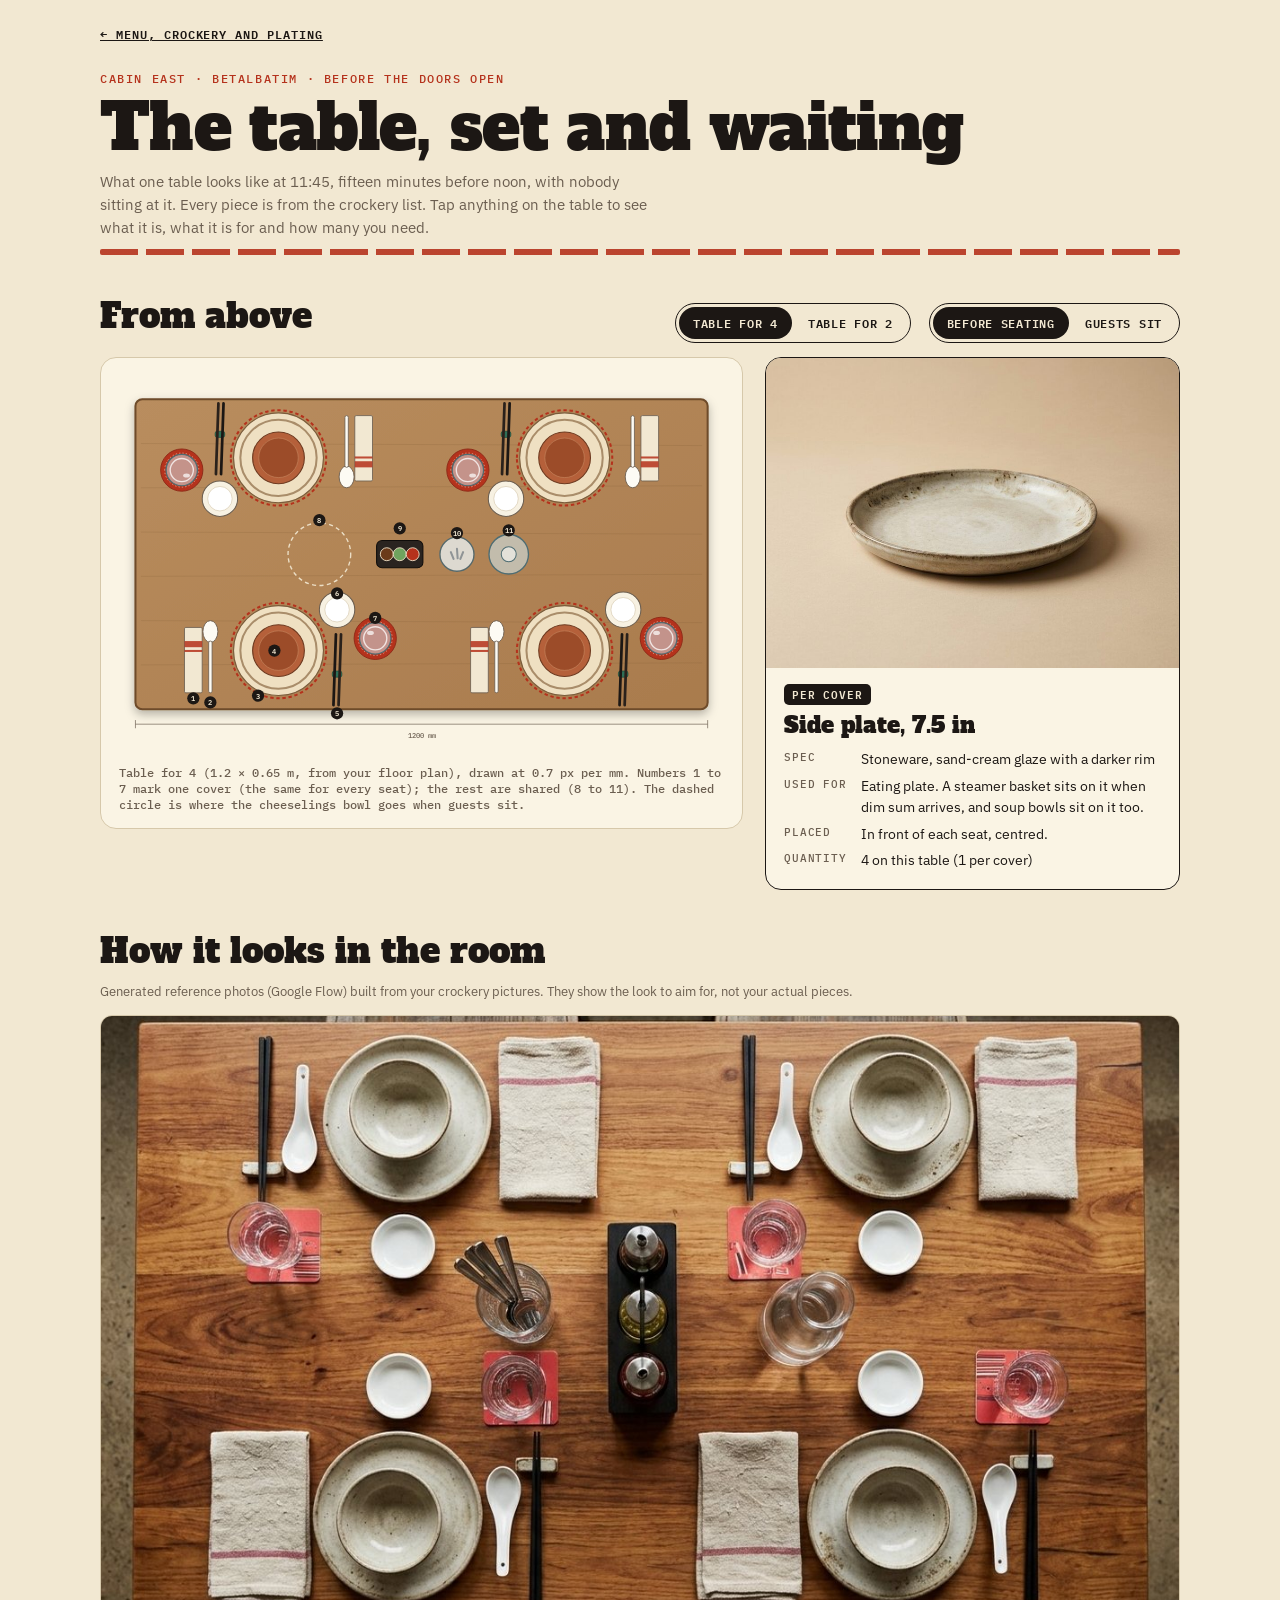
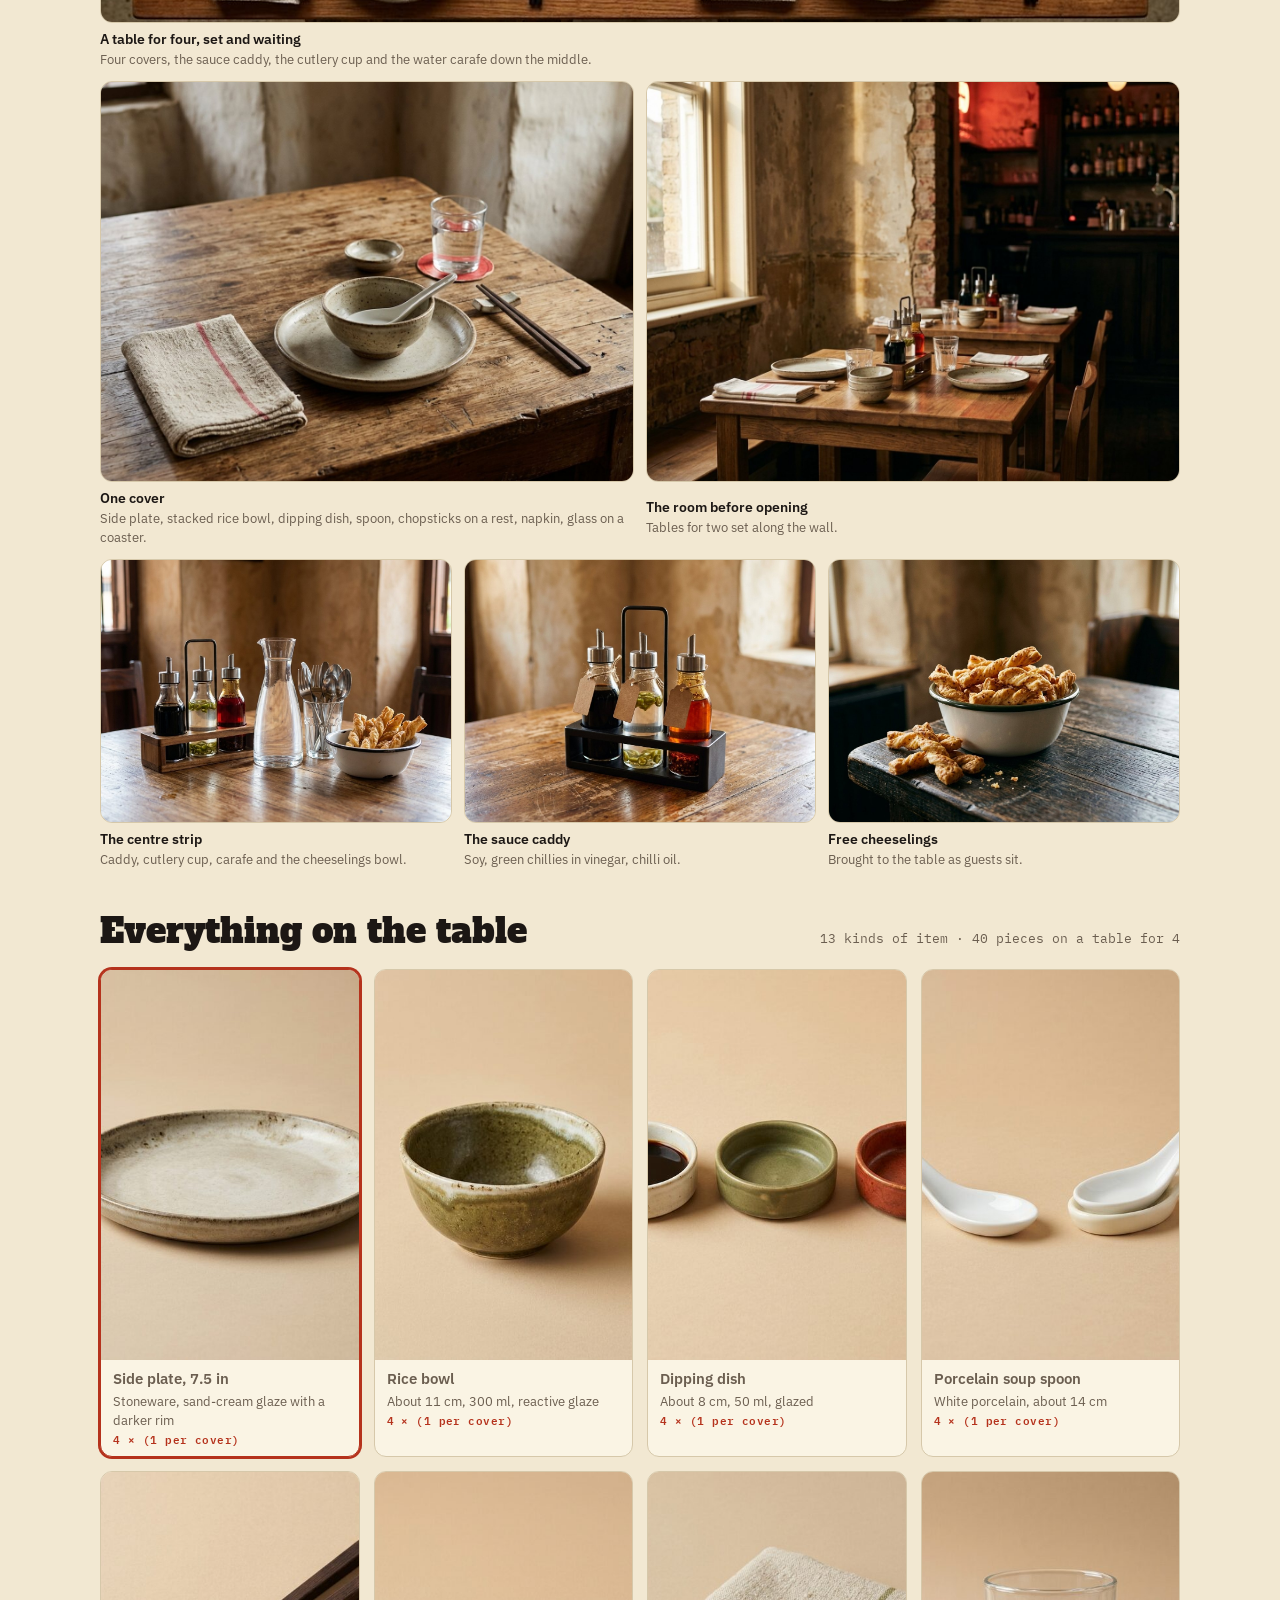
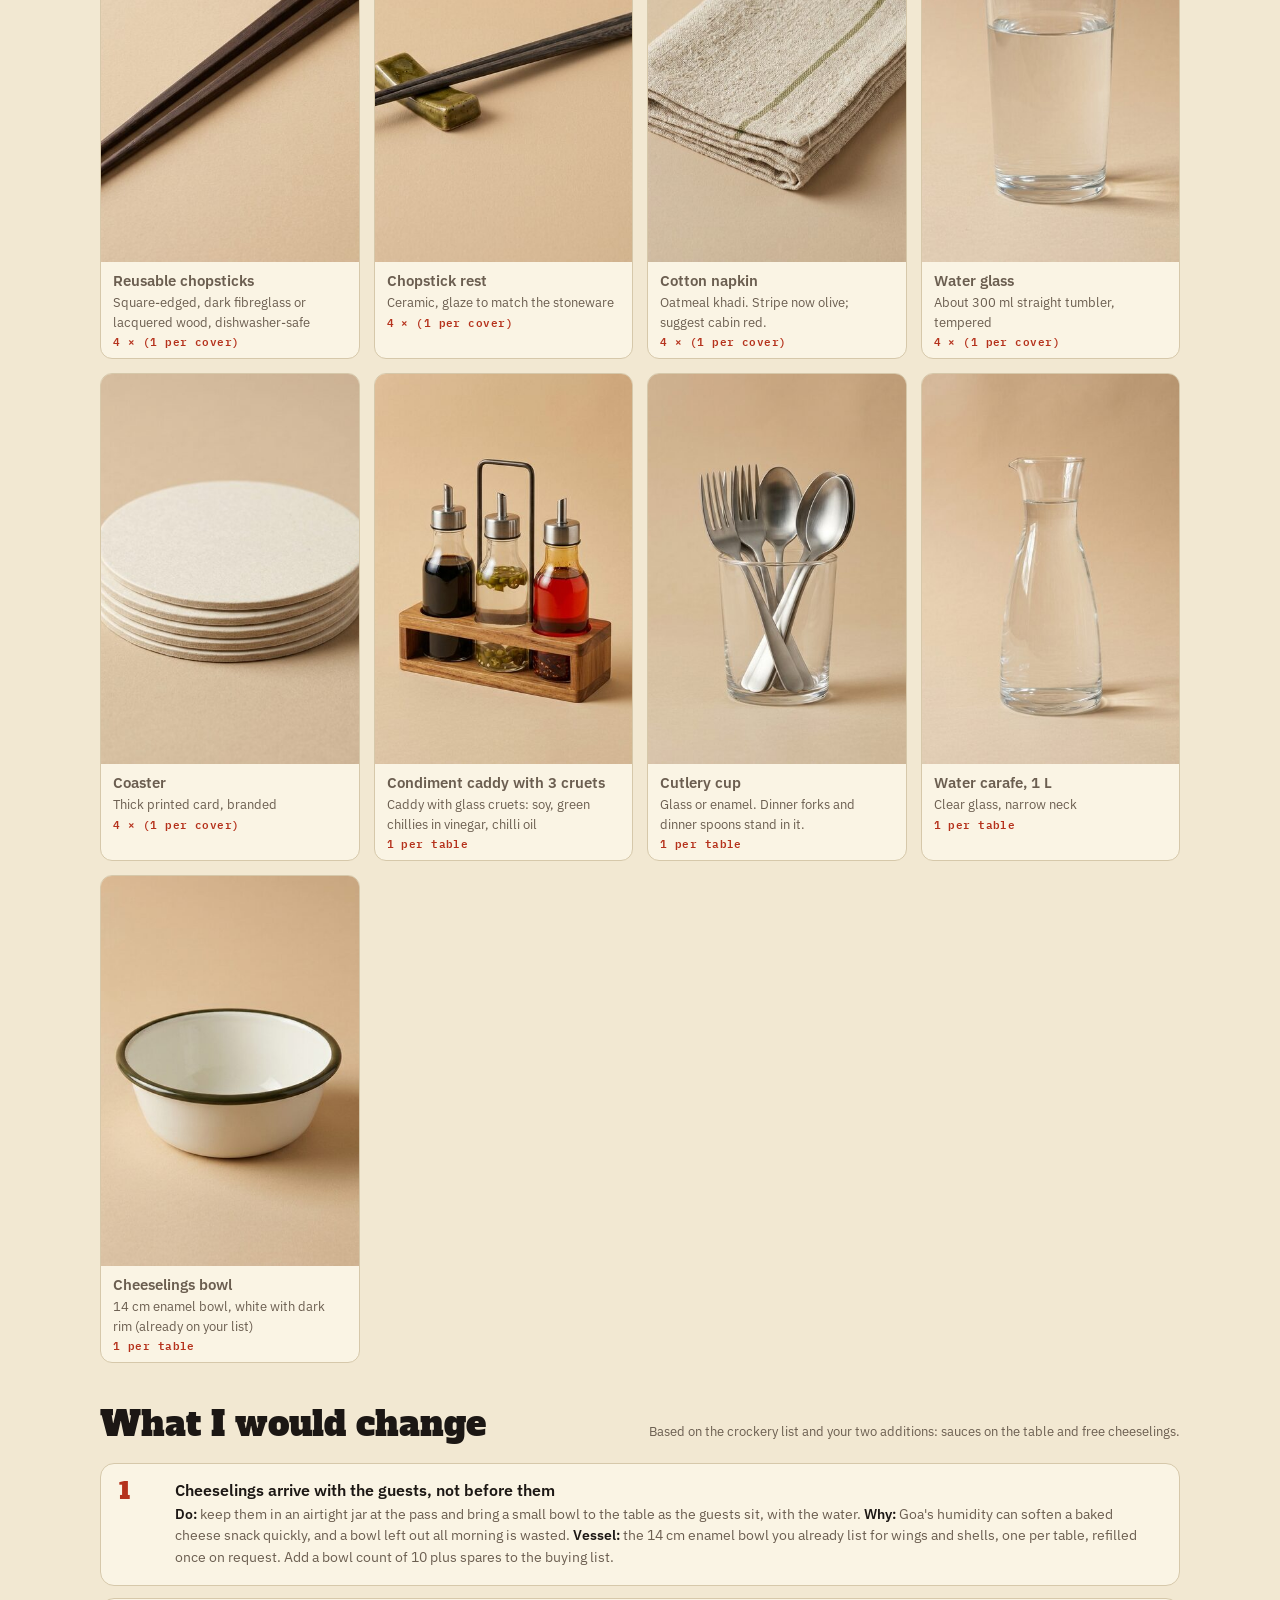
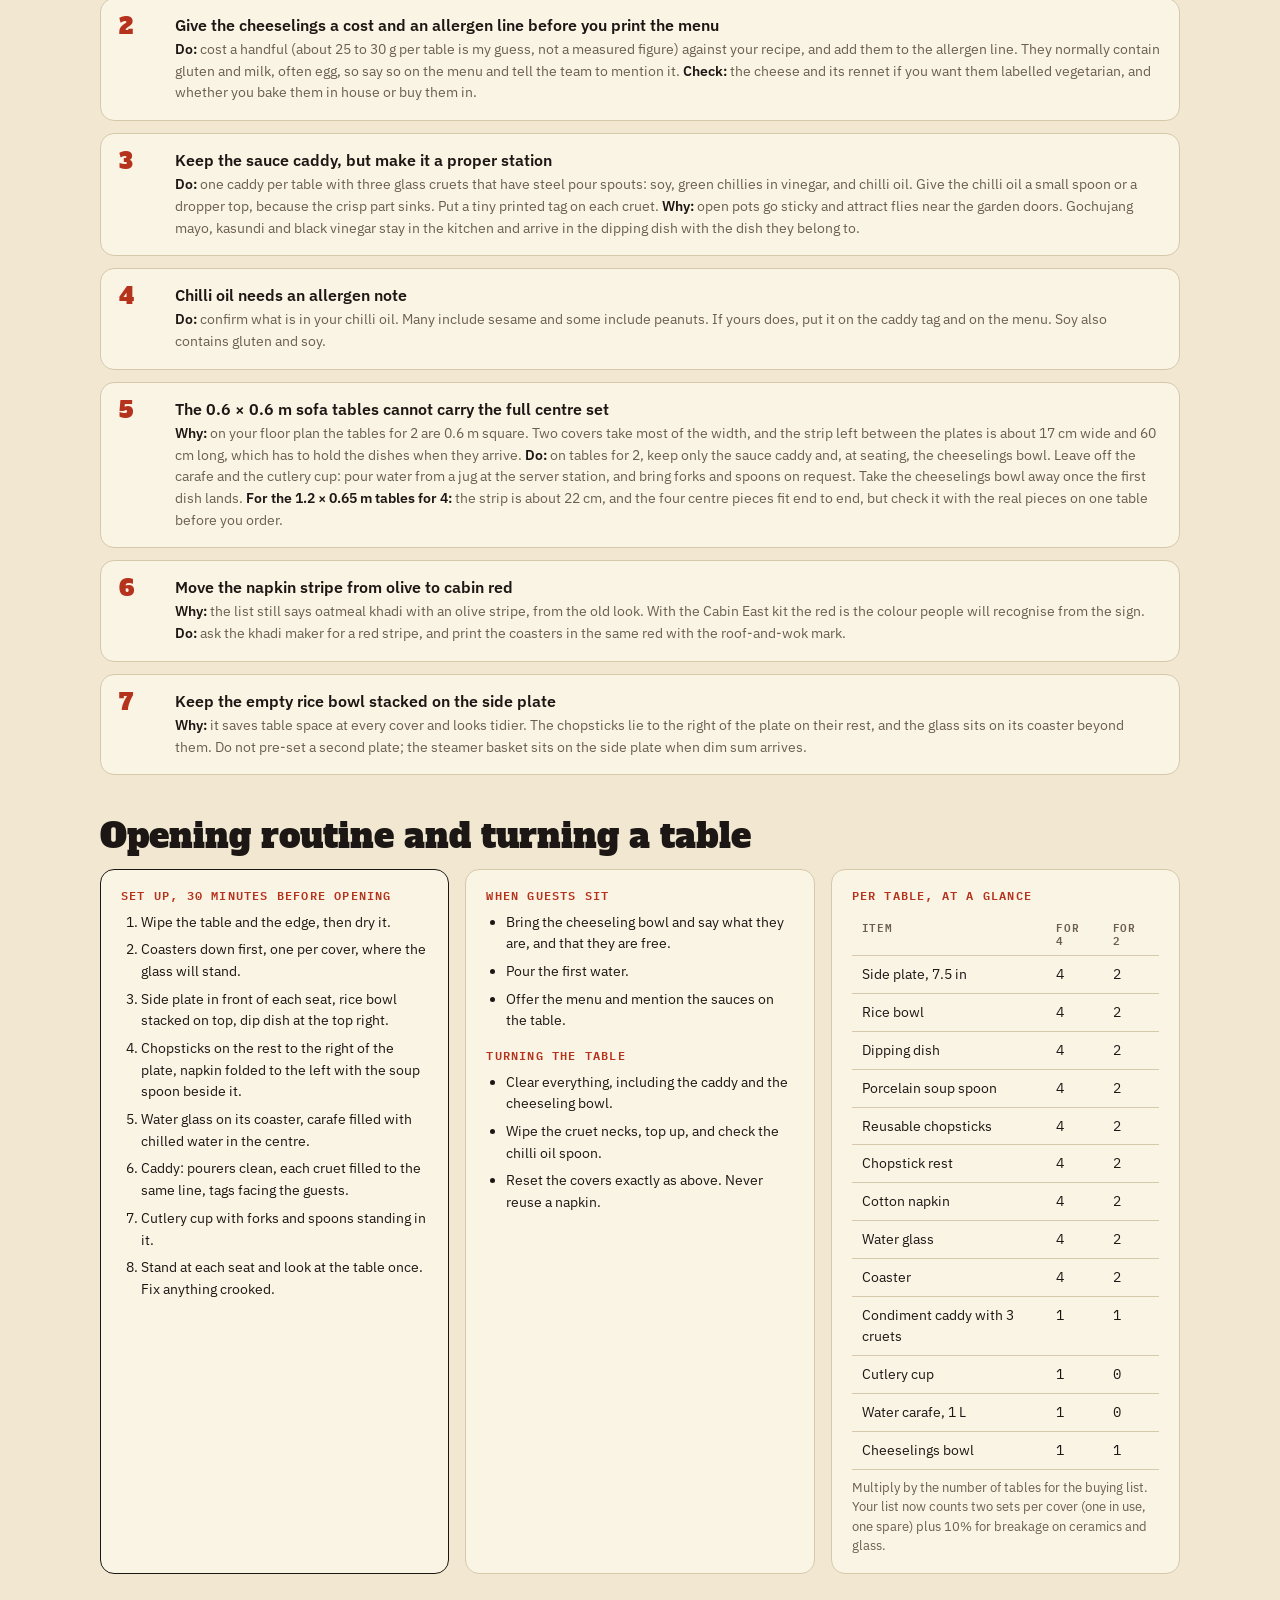
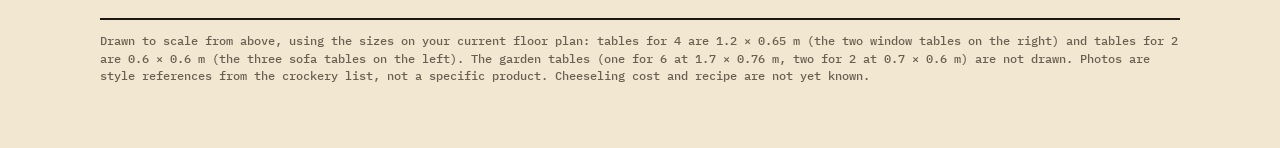
<file: table-setting.html>
<!doctype html><html lang="en"><head><meta charset="utf-8"><meta name="viewport" content="width=device-width,initial-scale=1,viewport-fit=cover"><title>Cabin East Table Setting</title>
<meta name="claude:viewport-fit-sides" content="cover">
<link rel="preconnect" href="https://fonts.googleapis.com">
<link rel="preconnect" href="https://fonts.gstatic.com" crossorigin>
<link rel="stylesheet" href="https://fonts.googleapis.com/css2?family=Alfa+Slab+One&family=IBM+Plex+Sans:wght@400;500;600&family=IBM+Plex+Mono:wght@400;500;600&display=swap">
<style>
/* Layout: a top-down table plan you can tap, then the item list with photos, then changes to make and the opening routine. Palette is the Cabin East kit: cabin red, lacquer ink, steam cream, draught amber, bamboo jade. */
:root{
  --bg:#F2E8D2; --card:#FAF4E4; --ink:#1C1714; --muted:#6B5E50; --line:#D6C8AA;
  --red:#B5321C; --amber:#E49B1D; --jade:#2F6F57; --sel:#B5321C;
  --wood-a:#B98D5E; --wood-b:#A97B4D; --wood-edge:#6E4B2A;
  --display:'Alfa Slab One','Arial Black',Impact,sans-serif;
  --body:'IBM Plex Sans','Helvetica Neue',Arial,sans-serif;
  --mono:'IBM Plex Mono',ui-monospace,Menlo,monospace;
}
@media (prefers-color-scheme:dark){:root:not([data-theme="light"]){--bg:#161210;--card:#211A16;--ink:#F2E8D2;--muted:#B5A590;--line:#3C3028;--red:#E2553B;--jade:#4FA283;--sel:#F0B23A;color-scheme:dark}}
:root[data-theme="dark"]{--bg:#161210;--card:#211A16;--ink:#F2E8D2;--muted:#B5A590;--line:#3C3028;--red:#E2553B;--jade:#4FA283;--sel:#F0B23A;color-scheme:dark}
*{box-sizing:border-box}
body{background:var(--bg);color:var(--ink);font:15px/1.55 var(--body);margin:0;padding-block:28px 64px;padding-left:max(16px,env(safe-area-inset-left,0px));padding-right:max(16px,env(safe-area-inset-right,0px))}
.wrap{max-width:1080px;margin:0 auto;display:grid;gap:44px}
header{display:grid;gap:10px}
.eyebrow{font:500 11.5px/1.3 var(--mono);letter-spacing:.14em;text-transform:uppercase;color:var(--red);margin:0}
h1{font:400 clamp(34px,7vw,64px)/.98 var(--display);margin:0;letter-spacing:-.01em;text-wrap:balance}
h2{font:400 clamp(24px,4vw,34px)/1.05 var(--display);margin:0 0 6px;text-wrap:balance}
.lede{max-width:62ch;color:var(--muted);margin:0}
.rule{height:6px;background:repeating-linear-gradient(90deg,var(--red) 0 38px,transparent 38px 46px);opacity:.9;border-radius:2px}
p{margin:0}
.muted{color:var(--muted)}
.mono{font-family:var(--mono)}

/* controls */
.bar{display:flex;flex-wrap:wrap;gap:10px 18px;align-items:center}
.seg{display:inline-flex;border:1.5px solid var(--ink);border-radius:999px;padding:3px;gap:2px}
.seg button{appearance:none;border:0;background:transparent;color:var(--ink);font:600 12px/1 var(--mono);letter-spacing:.06em;text-transform:uppercase;padding:10px 14px;border-radius:999px;cursor:pointer}
.seg button[aria-pressed="true"]{background:var(--ink);color:var(--bg)}
button:focus-visible,[tabindex]:focus-visible{outline:3px solid var(--sel);outline-offset:2px}

/* stage */
.stage{display:grid;grid-template-columns:minmax(0,1.55fr) minmax(0,1fr);gap:22px;align-items:start}
.plan{background:var(--card);border:1px solid var(--line);border-radius:16px;padding:14px;min-width:0}
.plan svg{display:block;width:100%;height:auto}
.plan .hint{font:500 11.5px/1.4 var(--mono);color:var(--muted);margin:8px 4px 0}
#plan [data-i]{cursor:pointer}
#plan [data-i]:hover .hl,#plan [data-i].on .hl{opacity:1}
#plan .hl{fill:none;stroke:var(--sel);stroke-width:3;opacity:0;stroke-dasharray:5 4;pointer-events:none}
#plan [data-i].on .hl{opacity:1}
.pin circle{fill:var(--ink)}
.pin text{fill:var(--bg);font:600 11px var(--mono);text-anchor:middle;dominant-baseline:central;pointer-events:none}
.dim text{fill:var(--muted);font:500 11px var(--mono);text-anchor:middle}
.dim line{stroke:var(--muted);stroke-width:1}
.detail{background:var(--card);border:1.5px solid var(--ink);border-radius:16px;overflow:hidden;position:sticky;top:max(16px,env(safe-area-inset-top,0px))}
.detail figure{margin:0;aspect-ratio:4/3;background:#E9DFC6}
.detail img{display:block;width:100%;height:100%;object-fit:cover}
.detail .body{padding:16px 18px 18px;display:grid;gap:8px}
.tag{display:inline-block;font:600 10.5px/1 var(--mono);letter-spacing:.08em;text-transform:uppercase;padding:5px 8px;border-radius:5px;background:var(--ink);color:var(--bg);justify-self:start}
.tag.new{background:var(--red);color:#fff}
.tag.seat{background:var(--amber);color:#1C1714}
.detail h3{font:400 22px/1.1 var(--display);margin:0}
.detail dl{margin:4px 0 0;display:grid;grid-template-columns:auto 1fr;gap:6px 14px;font-size:13.5px}
.detail dt{font:500 10.5px/1.7 var(--mono);letter-spacing:.08em;text-transform:uppercase;color:var(--muted)}
.detail dd{margin:0}

/* item list */
.sub{display:flex;flex-wrap:wrap;gap:6px 14px;align-items:baseline;justify-content:space-between;margin:0 0 14px}
.grid{display:grid;grid-template-columns:repeat(auto-fill,minmax(220px,1fr));gap:14px}
.it{background:var(--card);border:1px solid var(--line);border-radius:12px;overflow:hidden;display:grid;grid-template-rows:auto 1fr;text-align:left;padding:0;color:inherit;font:inherit;cursor:pointer;appearance:none;min-width:0}
.it.on{border-color:var(--sel);box-shadow:0 0 0 2px var(--sel)}
.it img{display:block;width:100%;aspect-ratio:4/3;object-fit:cover;background:#E9DFC6}
.it .t{padding:10px 12px 12px;display:grid;gap:3px;align-content:start}
.it b{font:600 14.5px/1.25 var(--body)}
.it span{font-size:12.5px;color:var(--muted)}
.it .q{font:600 11px/1 var(--mono);color:var(--red);letter-spacing:.04em}

/* two column prose blocks */
.cols{display:grid;grid-template-columns:repeat(auto-fit,minmax(290px,1fr));gap:16px}
.box{background:var(--card);border:1px solid var(--line);border-radius:14px;padding:18px 20px;min-width:0;display:grid;gap:8px;align-content:start}
.box h3{font:600 12px/1.3 var(--mono);letter-spacing:.1em;text-transform:uppercase;color:var(--red);margin:0}
.box h4{font:600 15px/1.3 var(--body);margin:2px 0 0}
.box ul,.box ol{margin:0;padding-left:20px;display:grid;gap:6px;font-size:14px}
.box.key{border:1.5px solid var(--ink)}
.chg{display:grid;gap:12px}
.chg article{display:grid;grid-template-columns:42px minmax(0,1fr);gap:14px;padding:16px 18px;background:var(--card);border:1px solid var(--line);border-radius:14px}
.chg .n{font:400 22px/1 var(--display);color:var(--red)}
.chg h3{font:600 15.5px/1.3 var(--body);margin:0 0 4px}
.chg p{font-size:14px;color:var(--muted)}
.chg p b{color:var(--ink);font-weight:600}
table{border-collapse:collapse;width:100%;font-size:13.5px;font-variant-numeric:tabular-nums}
th,td{text-align:left;padding:8px 10px;border-bottom:1px solid var(--line);vertical-align:top}
th{font:600 10.5px/1.3 var(--mono);letter-spacing:.08em;text-transform:uppercase;color:var(--muted)}
.scroll{overflow-x:auto}
.note{font-size:12.5px;color:var(--muted)}
footer{font:500 11.5px/1.5 var(--mono);color:var(--muted);border-top:2px solid var(--ink);padding-top:12px}

/* photo gallery */
.shots{display:grid;grid-template-columns:repeat(6,minmax(0,1fr));gap:12px}
.shots figure{margin:0;display:grid;gap:6px;min-width:0}
.shots img{display:block;width:100%;aspect-ratio:4/3;object-fit:cover;border-radius:12px;background:#E9DFC6;border:1px solid var(--line)}
.shots figcaption{font-size:12.5px;color:var(--muted)}
.shots figcaption b{color:var(--ink);font-weight:600;display:block;font-size:13.5px}
.shots .big{grid-column:span 6}
.shots .big img{aspect-ratio:16/9}
.shots .m{grid-column:span 2}
.shots .h{grid-column:span 3}
@media (max-width:700px){.shots .m,.shots .h{grid-column:span 6}.shots .big img{aspect-ratio:4/3}}
@media (max-width:820px){.stage{grid-template-columns:1fr}.detail{position:static}}
@media (prefers-reduced-motion:no-preference){#plan [data-i] .hl{transition:opacity .15s}}
</style>

<div class="wrap">
  <p style="margin:0 0 -22px;font:600 12px/1 var(--mono);letter-spacing:.08em;text-transform:uppercase"><a href="./" style="color:inherit">&larr; Menu, crockery and plating</a></p>
  <header>
    <p class="eyebrow">Cabin East · Betalbatim · before the doors open</p>
    <h1>The table, set and waiting</h1>
    <p class="lede">What one table looks like at 11:45, fifteen minutes before noon, with nobody sitting at it. Every piece is from the crockery list. Tap anything on the table to see what it is, what it is for and how many you need.</p>
    <div class="rule" aria-hidden="true"></div>
  </header>

  <section aria-labelledby="h-plan">
    <div class="sub"><h2 id="h-plan">From above</h2>
      <div class="bar">
        <div class="seg" role="group" aria-label="Table size">
          <button type="button" data-size="4" aria-pressed="true">Table for 4</button>
          <button type="button" data-size="2" aria-pressed="false">Table for 2</button>
        </div>
        <div class="seg" role="group" aria-label="Moment">
          <button type="button" data-seat="0" aria-pressed="true">Before seating</button>
          <button type="button" data-seat="1" aria-pressed="false">Guests sit</button>
        </div>
      </div>
    </div>
    <div class="stage">
      <div class="plan">
        <svg id="plan" viewBox="0 0 830 560" role="group" aria-label="Top view of a set table"></svg>
        <p class="hint" id="planHint"></p>
      </div>
      <aside class="detail" id="detail" aria-live="polite"></aside>
    </div>
  </section>

  <section aria-labelledby="h-shots">
    <div class="sub"><h2 id="h-shots">How it looks in the room</h2><p class="note">Generated reference photos (Google Flow) built from your crockery pictures. They show the look to aim for, not your actual pieces.</p></div>
    <div class="shots">
      <figure class="big"><img src="img/tableset/hero.jpg" alt="Overhead view of a wooden table for four, fully set" loading="lazy"><figcaption><b>A table for four, set and waiting</b>Four covers, the sauce caddy, the cutlery cup and the water carafe down the middle.</figcaption></figure>
      <figure class="h"><img src="img/tableset/cover.jpg" alt="One place setting up close" loading="lazy"><figcaption><b>One cover</b>Side plate, stacked rice bowl, dipping dish, spoon, chopsticks on a rest, napkin, glass on a coaster.</figcaption></figure>
      <figure class="h"><img src="img/tableset/room.jpg" alt="Small restaurant interior before opening with tables set" loading="lazy"><figcaption><b>The room before opening</b>Tables for two set along the wall.</figcaption></figure>
      <figure class="m"><img src="img/tableset/centre.jpg" alt="The centre of the table with sauces, cutlery cup, carafe and cheeselings" loading="lazy"><figcaption><b>The centre strip</b>Caddy, cutlery cup, carafe and the cheeselings bowl.</figcaption></figure>
      <figure class="m"><img src="img/tableset/sauces.jpg" alt="Condiment caddy with three cruets" loading="lazy"><figcaption><b>The sauce caddy</b>Soy, green chillies in vinegar, chilli oil.</figcaption></figure>
      <figure class="m"><img src="img/tableset/cheeselings.jpg" alt="Bowl of cheeselings" loading="lazy"><figcaption><b>Free cheeselings</b>Brought to the table as guests sit.</figcaption></figure>
    </div>
  </section>

  <section aria-labelledby="h-list">
    <div class="sub"><h2 id="h-list">Everything on the table</h2><p class="mono note" id="count"></p></div>
    <div class="grid" id="grid"></div>
  </section>

  <section aria-labelledby="h-chg">
    <div class="sub"><h2 id="h-chg">What I would change</h2><p class="note">Based on the crockery list and your two additions: sauces on the table and free cheeselings.</p></div>
    <div class="chg">
      <article><span class="n">1</span><div><h3>Cheeselings arrive with the guests, not before them</h3>
        <p><b>Do:</b> keep them in an airtight jar at the pass and bring a small bowl to the table as the guests sit, with the water. <b>Why:</b> Goa's humidity can soften a baked cheese snack quickly, and a bowl left out all morning is wasted. <b>Vessel:</b> the 14 cm enamel bowl you already list for wings and shells, one per table, refilled once on request. Add a bowl count of 10 plus spares to the buying list.</p></div></article>
      <article><span class="n">2</span><div><h3>Give the cheeselings a cost and an allergen line before you print the menu</h3>
        <p><b>Do:</b> cost a handful (about 25 to 30 g per table is my guess, not a measured figure) against your recipe, and add them to the allergen line. They normally contain gluten and milk, often egg, so say so on the menu and tell the team to mention it. <b>Check:</b> the cheese and its rennet if you want them labelled vegetarian, and whether you bake them in house or buy them in.</p></div></article>
      <article><span class="n">3</span><div><h3>Keep the sauce caddy, but make it a proper station</h3>
        <p><b>Do:</b> one caddy per table with three glass cruets that have steel pour spouts: soy, green chillies in vinegar, and chilli oil. Give the chilli oil a small spoon or a dropper top, because the crisp part sinks. Put a tiny printed tag on each cruet. <b>Why:</b> open pots go sticky and attract flies near the garden doors. Gochujang mayo, kasundi and black vinegar stay in the kitchen and arrive in the dipping dish with the dish they belong to.</p></div></article>
      <article><span class="n">4</span><div><h3>Chilli oil needs an allergen note</h3>
        <p><b>Do:</b> confirm what is in your chilli oil. Many include sesame and some include peanuts. If yours does, put it on the caddy tag and on the menu. Soy also contains gluten and soy.</p></div></article>
      <article><span class="n">5</span><div><h3>The 0.6 × 0.6 m sofa tables cannot carry the full centre set</h3>
        <p><b>Why:</b> on your floor plan the tables for 2 are 0.6 m square. Two covers take most of the width, and the strip left between the plates is about 17 cm wide and 60 cm long, which has to hold the dishes when they arrive. <b>Do:</b> on tables for 2, keep only the sauce caddy and, at seating, the cheeselings bowl. Leave off the carafe and the cutlery cup: pour water from a jug at the server station, and bring forks and spoons on request. Take the cheeselings bowl away once the first dish lands. <b>For the 1.2 × 0.65 m tables for 4:</b> the strip is about 22 cm, and the four centre pieces fit end to end, but check it with the real pieces on one table before you order.</p></div></article>
      <article><span class="n">6</span><div><h3>Move the napkin stripe from olive to cabin red</h3>
        <p><b>Why:</b> the list still says oatmeal khadi with an olive stripe, from the old look. With the Cabin East kit the red is the colour people will recognise from the sign. <b>Do:</b> ask the khadi maker for a red stripe, and print the coasters in the same red with the roof-and-wok mark.</p></div></article>
      <article><span class="n">7</span><div><h3>Keep the empty rice bowl stacked on the side plate</h3>
        <p><b>Why:</b> it saves table space at every cover and looks tidier. The chopsticks lie to the right of the plate on their rest, and the glass sits on its coaster beyond them. Do not pre-set a second plate; the steamer basket sits on the side plate when dim sum arrives.</p></div></article>
    </div>
  </section>

  <section aria-labelledby="h-run">
    <h2 id="h-run" style="margin-bottom:14px">Opening routine and turning a table</h2>
    <div class="cols">
      <div class="box key">
        <h3>Set up, 30 minutes before opening</h3>
        <ol>
          <li>Wipe the table and the edge, then dry it.</li>
          <li>Coasters down first, one per cover, where the glass will stand.</li>
          <li>Side plate in front of each seat, rice bowl stacked on top, dip dish at the top right.</li>
          <li>Chopsticks on the rest to the right of the plate, napkin folded to the left with the soup spoon beside it.</li>
          <li>Water glass on its coaster, carafe filled with chilled water in the centre.</li>
          <li>Caddy: pourers clean, each cruet filled to the same line, tags facing the guests.</li>
          <li>Cutlery cup with forks and spoons standing in it.</li>
          <li>Stand at each seat and look at the table once. Fix anything crooked.</li>
        </ol>
      </div>
      <div class="box">
        <h3>When guests sit</h3>
        <ul>
          <li>Bring the cheeseling bowl and say what they are, and that they are free.</li>
          <li>Pour the first water.</li>
          <li>Offer the menu and mention the sauces on the table.</li>
        </ul>
        <h3 style="margin-top:8px">Turning the table</h3>
        <ul>
          <li>Clear everything, including the caddy and the cheeseling bowl.</li>
          <li>Wipe the cruet necks, top up, and check the chilli oil spoon.</li>
          <li>Reset the covers exactly as above. Never reuse a napkin.</li>
        </ul>
      </div>
      <div class="box">
        <h3>Per table, at a glance</h3>
        <div class="scroll"><table>
          <thead><tr><th>Item</th><th>For 4</th><th>For 2</th></tr></thead>
          <tbody id="tally"></tbody>
        </table></div>
        <p class="note">Multiply by the number of tables for the buying list. Your list now counts two sets per cover (one in use, one spare) plus 10% for breakage on ceramics and glass.</p>
      </div>
    </div>
  </section>

  <footer>Drawn to scale from above, using the sizes on your current floor plan: tables for 4 are 1.2 × 0.65 m (the two window tables on the right) and tables for 2 are 0.6 × 0.6 m (the three sofa tables on the left). The garden tables (one for 6 at 1.7 × 0.76 m, two for 2 at 0.7 × 0.6 m) are not drawn. Photos are style references from the crockery list, not a specific product. Cheeseling cost and recipe are not yet known.</footer>
</div>

<script>
// ---------------- data ----------------
// per: how many of this item are on a table. c = per cover, t = per table.
const ITEMS=[
 {id:'side',n:'Side plate, 7.5 in',img:'side',per:'c',spec:'Stoneware, sand-cream glaze with a darker rim',use:'Eating plate. A steamer basket sits on it when dim sum arrives, and soup bowls sit on it too.',pos:'In front of each seat, centred.'},
 {id:'rice',n:'Rice bowl',img:'rice',per:'c',spec:'About 11 cm, 300 ml, reactive glaze',use:'Rice, noodles, curry and gravy are served into it from the sharing dish. Jasmine rice comes to the table in it.',pos:'Stacked on the side plate.'},
 {id:'dip',n:'Dipping dish',img:'dip',per:'c',spec:'About 8 cm, 50 ml, glazed',use:'Guests pour soy and chilli vinegar from the caddy. The kitchen swaps in black vinegar and ginger, kasundi or gochujang mayo with the right dish.',pos:'Above and to the right of the plate.'},
 {id:'cspoon',n:'Porcelain soup spoon',img:'cspoon',per:'c',spec:'White porcelain, about 14 cm',use:'For Wonton Kenobi, Hot & Bothered and Coconut Cuddle, and to cool a dumpling.',pos:'Left of the plate.'},
 {id:'chop',n:'Reusable chopsticks',img:'chop',per:'c',spec:'Square-edged, dark fibreglass or lacquered wood, dishwasher-safe',use:'One pair per guest.',pos:'Right of the plate, parallel, on the rest.'},
 {id:'crest',n:'Chopstick rest',img:'crest',per:'c',spec:'Ceramic, glaze to match the stoneware',use:'Keeps the tips off the table and stops the pair rolling.',pos:'Under the chopsticks.'},
 {id:'napkin',n:'Cotton napkin',img:'napkin',per:'c',spec:'Oatmeal khadi. Stripe now olive; suggest cabin red.',use:'One per guest, never reused.',pos:'Folded, left of the spoon.'},
 {id:'water',n:'Water glass',img:'water',per:'c',spec:'About 300 ml straight tumbler, tempered',use:'Filled from the table carafe.',pos:'Far right, standing on its coaster.'},
 {id:'coaster',n:'Coaster',img:'coaster',per:'c',spec:'Thick printed card, branded',use:'Under every glass, including the water glass. About 1,000 a month across bar and garden.',pos:'Under the water glass.'},
 {id:'sauces',n:'Condiment caddy with 3 cruets',img:'sauces',per:'t',spec:'Caddy with glass cruets: soy, green chillies in vinegar, chilli oil',use:'The cabin habit. Guests season their own dipping dish.',pos:'Centre strip.',tag:'Your addition'},
 {id:'cutcup',n:'Cutlery cup',img:'cutcup',per:'t',spec:'Glass or enamel. Dinner forks and dinner spoons stand in it.',use:'For guests who prefer a fork or spoon to chopsticks.',pos:'Centre strip.'},
 {id:'carafe',n:'Water carafe, 1 L',img:'carafe',per:'t',spec:'Clear glass, narrow neck',use:'Chilled water on every table, topped up by the server.',pos:'Centre strip.'},
 {id:'cheese',n:'Cheeselings bowl',img:'enbowl',per:'t',spec:'14 cm enamel bowl, white with dark rim (already on your list)',use:'Free cheeselings for the table. Brought as the guests sit, refilled once on request.',pos:'Centre strip, nearest the aisle.',tag:'Your addition',seat:true}
];
const BY=Object.fromEntries(ITEMS.map(i=>[i.id,i]));
let size=4, seated=false, cur='side';

// ---------------- helpers ----------------
const $=s=>document.querySelector(s);
const qty=(it)=>it.per==='c'?size:((size===2&&(it.id==='carafe'||it.id==='cutcup'))?0:1);
const qtxt=(it)=>it.per==='c'?`${size} on this table (1 per cover)`:(qty(it)?'1 on this table':'None on a table for 2 (see What I would change, item 5)');
function el(tag,attrs,html){const e=document.createElementNS('http://www.w3.org/2000/svg',tag);for(const k in attrs)e.setAttribute(k,attrs[k]);if(html)e.innerHTML=html;return e}

// ---------------- the plan ----------------
// scale: 0.7 px per mm. 4-top 1100x700 mm, 2-top 700x700 mm.
function cover(g,cx,cy,rot,first){
  const c=el('g',{transform:`translate(${cx} ${cy}) rotate(${rot})`});
  const add=(id,inner,hl)=>{const q=el('g',{'data-i':id,tabindex:'0',role:'button','aria-label':BY[id].n});q.innerHTML=inner+(hl||'');q.addEventListener('click',()=>pick(id));q.addEventListener('keydown',e=>{if(e.key==='Enter'||e.key===' '){e.preventDefault();pick(id)}});c.appendChild(q)};
  add('napkin',`<rect x="-138" y="-34" width="26" height="96" rx="2" fill="#F2E8D2" stroke="#6B5E50" stroke-width="1.2"/><rect x="-138" y="-14" width="26" height="9" fill="#B5321C" opacity=".85"/><rect x="-138" y="-1" width="26" height="3" fill="#B5321C" opacity=".85"/>`,`<rect class="hl" x="-142" y="-38" width="34" height="104" rx="4"/>`);
  add('cspoon',`<ellipse cx="-100" cy="-28" rx="11" ry="16" fill="#FDFBF4" stroke="#6B5E50" stroke-width="1.3"/><rect x="-102.5" y="-14" width="5" height="76" rx="2.5" fill="#FDFBF4" stroke="#6B5E50" stroke-width="1.2"/>`,`<rect class="hl" x="-116" y="-48" width="32" height="116" rx="6"/>`);
  add('side',`<circle r="66" fill="#EFE0C2" stroke="#7A5C3B" stroke-width="1.6"/><circle r="56" fill="none" stroke="#8C6A45" stroke-width="3" opacity=".7"/>`,`<circle class="hl" r="70"/>`);
  add('rice',`<circle r="38" fill="#B5603A" stroke="#6E3A20" stroke-width="1.6"/><circle r="29" fill="#9C4C29"/><circle r="29" fill="none" stroke="#C98A63" stroke-width="1.2" opacity=".7"/>`,`<circle class="hl" r="42"/>`);
  add('crest',`<rect x="79" y="30" width="14" height="9" rx="3" fill="#2F6F57" stroke="#1D4A39" stroke-width="1"/>`,`<rect class="hl" x="75" y="26" width="22" height="17" rx="4"/>`);
  add('chop',`<rect x="80.5" y="-26" width="4" height="108" rx="2" fill="#1C1714" transform="rotate(2 82 28)"/><rect x="88" y="-26" width="4" height="108" rx="2" fill="#2A211B" transform="rotate(2 90 28)"/>`,`<rect class="hl" x="74" y="-32" width="24" height="120" rx="6"/>`);
  add('dip',`<circle cx="86" cy="-60" r="26" fill="#F7F1E2" stroke="#6B5E50" stroke-width="1.5"/><circle cx="86" cy="-60" r="18" fill="#FFFFFF" stroke="#D8CBB0" stroke-width="1"/>`,`<circle class="hl" cx="86" cy="-60" r="30"/>`);
  add('coaster',`<circle cx="142" cy="-18" r="31" fill="#B5321C" stroke="#8E2A18" stroke-width="1.4"/><circle cx="142" cy="-18" r="25" fill="none" stroke="#F2E8D2" stroke-width="1" stroke-dasharray="2 3" opacity=".8"/>`,`<circle class="hl" cx="142" cy="-18" r="35"/>`);
  add('water',`<circle cx="142" cy="-18" r="23" fill="#CFE3E6" fill-opacity=".55" stroke="#4E6D73" stroke-width="1.8"/><circle cx="142" cy="-18" r="17" fill="none" stroke="#FFFFFF" stroke-width="2" opacity=".75"/><ellipse cx="135" cy="-26" rx="5" ry="3" fill="#fff" opacity=".7"/>`,`<circle class="hl" cx="142" cy="-18" r="27"/>`);
  g.appendChild(c);
  if(first){
    const pins=[['napkin',-125,70],['cspoon',-100,76],['side',-30,66],['rice',-6,0],['chop',86,92],['dip',86,-84],['coaster',142,22],['water',142,-48],['crest',70,52]];
    // number pins: only the ones that stay readable
    const labels={napkin:1,cspoon:2,side:3,rice:4,chop:5,dip:6,water:7};
    pins.filter(p=>labels[p[0]]).forEach(([id,x,y])=>{
      const pin=el('g',{class:'pin',transform:`translate(${cx} ${cy}) rotate(${rot}) translate(${x} ${y}) rotate(${-rot})`});
      pin.innerHTML=`<circle r="9"/><text>${labels[id]}</text>`;g.appendChild(pin);
    });
  }
}
function render(){
  const W=size===4?840:420, H=size===4?455:420, ox=30, oy=40;
  const svg=$('#plan');
  svg.setAttribute('viewBox',`0 0 ${W+ox*2} ${H+oy+70}`);
  svg.innerHTML='';
  svg.appendChild(el('defs',{},`<linearGradient id="wood" x1="0" y1="0" x2="1" y2="1"><stop offset="0" stop-color="var(--wood-a)"/><stop offset="1" stop-color="var(--wood-b)"/></linearGradient><filter id="sh" x="-10%" y="-10%" width="120%" height="130%"><feDropShadow dx="0" dy="6" stdDeviation="7" flood-color="#000" flood-opacity=".28"/></filter>`));
  const g=el('g',{transform:`translate(${ox} ${oy})`});
  svg.appendChild(g);
  g.appendChild(el('rect',{width:W,height:H,rx:10,fill:'url(#wood)',stroke:'var(--wood-edge)','stroke-width':3,filter:'url(#sh)'}));
  for(let i=1;i<7;i++)g.appendChild(el('line',{x1:8,x2:W-8,y1:i*H/7,y2:i*H/7+(i%2?3:-3),stroke:'#7A5632','stroke-opacity':.22,'stroke-width':1.2}));
  // covers: top row rotated 180, bottom row upright
  const xs=size===4?[210,630]:[210];
  xs.forEach((x,k)=>{cover(g,x,H-86,0,k===0);cover(g,W-x,86,180,false)});
  // centre strip
  const cy=H/2, cx=W/2;
  const centre=(id,x,r,inner)=>{const q=el('g',{'data-i':id,tabindex:'0',role:'button','aria-label':BY[id].n});q.innerHTML=inner+`<circle class="hl" cx="${x}" cy="${cy}" r="${r+5}"/>`;q.addEventListener('click',()=>pick(id));q.addEventListener('keydown',e=>{if(e.key==='Enter'||e.key===' '){e.preventDefault();pick(id)}});g.appendChild(q);return q};
  const sp=size===4?[-150,-32,52,128]:[-148,-60,0,0];
  const bw=46;
  // cheeselings bowl
  let chInner=`<circle cx="${cx+sp[0]}" cy="${cy}" r="${bw}" fill="${seated?'#FBF8EE':'none'}" stroke="${seated?'#3A3027':'#F2E8D2'}" stroke-width="${seated?2.2:2}" ${seated?'':'stroke-dasharray="6 5"'} ${seated?'':'opacity=".9"'}/>`;
  if(seated){chInner+=`<circle cx="${cx+sp[0]}" cy="${cy}" r="${bw-9}" fill="#EFD9A6" stroke="#C99C4B" stroke-width="1"/>`;
    for(let i=0;i<13;i++){const a=i*2.4,rr=(i%4)*7+3;chInner+=`<rect x="${cx+sp[0]+Math.cos(a)*rr-6}" y="${cy+Math.sin(a)*rr-2.5}" width="12" height="5" rx="2" fill="#E3B766" stroke="#B8883A" stroke-width=".7" transform="rotate(${i*37} ${cx+sp[0]+Math.cos(a)*rr} ${cy+Math.sin(a)*rr})"/>`}}
  centre('cheese',cx+sp[0],bw,chInner);
  // caddy with 3 cruets
  const xc=cx+(size===4?sp[1]:-60);
  centre('sauces',xc,34,`<rect x="${xc-34}" y="${cy-20}" width="68" height="40" rx="8" fill="#2A2420" stroke="#0F0C0A" stroke-width="1.5"/><circle cx="${xc-19}" cy="${cy}" r="9.5" fill="#6B3A1A" stroke="#E7D9BF" stroke-width="1.4"/><circle cx="${xc}" cy="${cy}" r="9.5" fill="#6FA35E" stroke="#E7D9BF" stroke-width="1.4"/><circle cx="${xc+19}" cy="${cy}" r="9.5" fill="#B5321C" stroke="#E7D9BF" stroke-width="1.4"/>`);
  const xu=cx+sp[2], xa=cx+sp[3];
  if(size===4){
  // cutlery cup
  centre('cutcup',xu,27,`<circle cx="${xu}" cy="${cy}" r="25" fill="#E9EFEF" fill-opacity=".8" stroke="#55696C" stroke-width="2"/><g stroke="#8F9496" stroke-width="3" stroke-linecap="round"><line x1="${xu-9}" y1="${cy-3}" x2="${xu-5}" y2="${cy+7}"/><line x1="${xu}" y1="${cy-8}" x2="${xu+1}" y2="${cy+6}"/><line x1="${xu+9}" y1="${cy-3}" x2="${xu+5}" y2="${cy+7}"/></g>`);
  // carafe
  centre('carafe',xa,31,`<circle cx="${xa}" cy="${cy}" r="29" fill="#CFE3E6" fill-opacity=".6" stroke="#4E6D73" stroke-width="2"/><circle cx="${xa}" cy="${cy}" r="11" fill="#fff" fill-opacity=".55" stroke="#4E6D73" stroke-width="1.5"/>`);
  }
  // pins for centre
  [['cheese',cx+sp[0],cy-bw-4,8],['sauces',xc,cy-38,9],...(size===4?[['cutcup',xu,cy-31,10],['carafe',xa,cy-35,11]]:[])].forEach(([id,x,y,n])=>{const pin=el('g',{class:'pin',transform:`translate(${x} ${y})`});pin.innerHTML=`<circle r="9"/><text>${n}</text>`;g.appendChild(pin)});
  // dimensions
  const d=el('g',{class:'dim'});
  d.innerHTML=`<line x1="0" x2="${W}" y1="${H+22}" y2="${H+22}"/><line x1="0" x2="0" y1="${H+16}" y2="${H+28}"/><line x1="${W}" x2="${W}" y1="${H+16}" y2="${H+28}"/><text x="${W/2}" y="${H+42}">${size===4?'1200':'600'} mm</text>`;
  g.appendChild(d);
  $('#planHint').textContent=`Table for ${size} (${size===4?'1.2 × 0.65':'0.6 × 0.6'} m, from your floor plan), drawn at 0.7 px per mm. Numbers 1 to 7 mark one cover (the same for every seat); the rest are shared${size===4?' (8 to 11)':' (8 and 9). On this small table the cutlery cup and carafe stay off.'}. ${seated?'Cheeselings are on the table now.':'The dashed circle is where the cheeselings bowl goes when guests sit.'}`;
  mark();
}

// ---------------- selection, detail, list ----------------
function pick(id){cur=id;mark();detail()}
function mark(){
  document.querySelectorAll('#plan [data-i]').forEach(n=>n.classList.toggle('on',n.dataset.i===cur));
  document.querySelectorAll('.it').forEach(n=>n.classList.toggle('on',n.dataset.i===cur));
}
function detail(){
  if(size===2&&(cur==='carafe'||cur==='cutcup'))cur='sauces';
  const it=BY[cur];
  const tags=(it.tag?`<span class="tag new">${it.tag}</span>`:'')+(it.seat?`<span class="tag seat">Added when guests sit</span>`:'');
  $('#detail').innerHTML=`<figure><img src="img/crockery/${it.img}.jpg" alt="${it.n}" width="520" height="390"></figure><div class="body"><div style="display:flex;gap:6px;flex-wrap:wrap"><span class="tag">${it.per==='c'?'Per cover':'Per table'}</span>${tags}</div><h3>${it.n}</h3><dl><dt>Spec</dt><dd>${it.spec}</dd><dt>Used for</dt><dd>${it.use}</dd><dt>Placed</dt><dd>${it.pos}</dd><dt>Quantity</dt><dd>${qtxt(it)}</dd></dl></div>`;
}
function list(){
  $('#grid').innerHTML=ITEMS.map(it=>`<button type="button" class="it" data-i="${it.id}"><img src="img/crockery/${it.img}.jpg" alt="" loading="lazy" width="520" height="390"><span class="t"><b>${it.n}</b><span>${it.spec}</span><span class="q">${it.per==='c'?size+' × (1 per cover)':(qty(it)?'1 per table':'Not on a table for 2')}</span></span></button>`).join('');
  document.querySelectorAll('#grid .it').forEach(b=>b.addEventListener('click',()=>{pick(b.dataset.i);window.scrollTo({top:$('#h-plan').getBoundingClientRect().top+scrollY-12,behavior:'smooth'})}));
  const pieces=ITEMS.reduce((s,it)=>s+qty(it),0);
  $('#count').textContent=`${ITEMS.length} kinds of item · ${pieces} pieces on a table for ${size}`;
  $('#tally').innerHTML=ITEMS.map(it=>`<tr><td>${it.n}</td><td class="mono">${it.per==='c'?4:1}</td><td class="mono">${it.per==='c'?2:((it.id==='carafe'||it.id==='cutcup')?0:1)}</td></tr>`).join('');
}
document.querySelectorAll('[data-size]').forEach(b=>b.addEventListener('click',()=>{size=+b.dataset.size;document.querySelectorAll('[data-size]').forEach(x=>x.setAttribute('aria-pressed',String(x===b)));render();list();mark();detail()}));
document.querySelectorAll('[data-seat]').forEach(b=>b.addEventListener('click',()=>{seated=b.dataset.seat==='1';document.querySelectorAll('[data-seat]').forEach(x=>x.setAttribute('aria-pressed',String(x===b)));if(seated)cur='cheese';render();detail()}));
render();list();mark();detail();
</script>
</body></html>
</file>
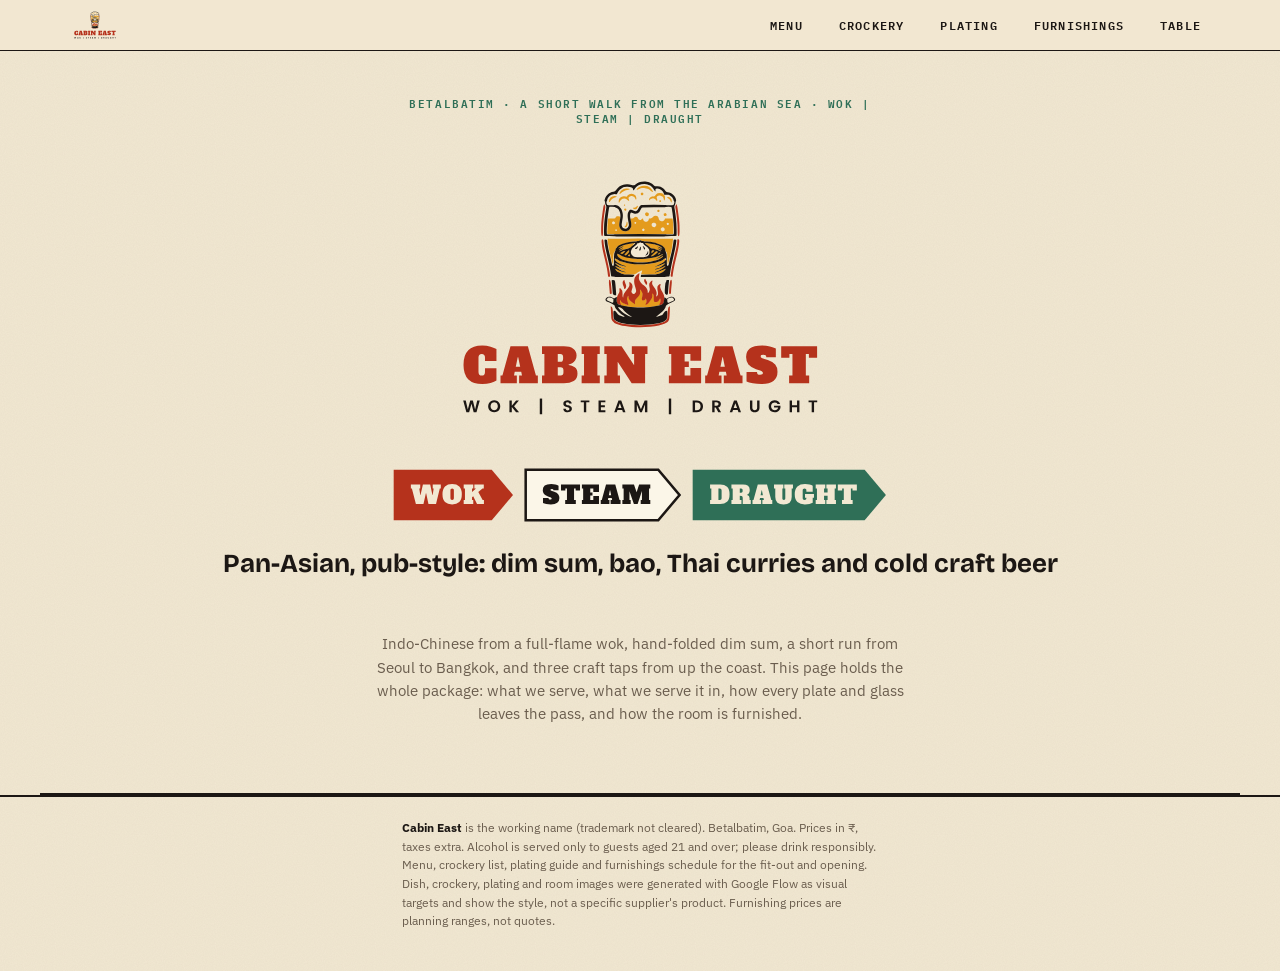
<file: src/template.html>
<!doctype html>
<html lang="en">
<head>
<meta charset="utf-8">
<meta name="viewport" content="width=device-width, initial-scale=1, viewport-fit=cover">
<title>Cabin East · Menu, crockery and plating</title>
<meta name="description" content="The full Cabin East package for Betalbatim: food and drinks menu, crockery and glassware list, a plating guide for every dish and drink, and the furnishings schedule for the room.">
<meta property="og:title" content="Cabin East · Wok | Steam | Draught">
<meta property="og:description" content="Menu, crockery and plating for a Pan-Asian dim sum and craft-beer pub in Betalbatim, Goa.">
<meta property="og:image" content="img/plating/crystal.jpg">
<meta name="theme-color" content="#F2E8D2">
<link rel="icon" href="data:image/svg+xml,%3Csvg xmlns='http://www.w3.org/2000/svg' viewBox='0 0 64 64'%3E%3Ccircle cx='32' cy='32' r='30' fill='%23c3582a'/%3E%3Cpath d='M14 34h36a18 18 0 0 1-36 0z' fill='%23efe3d0'/%3E%3C/svg%3E">
<link rel="preconnect" href="https://fonts.googleapis.com">
<link rel="preconnect" href="https://fonts.gstatic.com" crossorigin>
<link rel="stylesheet" href="https://fonts.googleapis.com/css2?family=Bricolage+Grotesque:opsz,wght@12..96,500;12..96,700&family=IBM+Plex+Mono:wght@500;600&family=IBM+Plex+Sans:ital,wght@0,400;0,600;1,400&family=Alfa+Slab+One&display=swap">
<style>
/* Layout: one long paper menu — a poster-style hero with arched dish photos, a sticky three-way tab bar (Menu · Crockery · Plating), and a shared card language so every dish links across all three views */
:root{
  --paper:#F2E8D2; --card:#F9F3E6; --ink:#1C1714; --muted:#6a5d4e; --line:#cdb99c;
  --olive:#2F6F57; --orange:#B5321C; --veg:#2f7d32; --nonveg:#7a3b1d; --shade:rgba(42,36,32,.08);
  --grain:url("data:image/svg+xml,%3Csvg xmlns='http://www.w3.org/2000/svg' width='160' height='160'%3E%3Cfilter id='n'%3E%3CfeTurbulence type='fractalNoise' baseFrequency='.9' numOctaves='2' stitchTiles='stitch'/%3E%3CfeColorMatrix values='0 0 0 0 .16 0 0 0 0 .13 0 0 0 0 .1 0 0 0 .06 0'/%3E%3C/filter%3E%3Crect width='160' height='160' filter='url(%23n)'/%3E%3C/svg%3E");
  --script:'Alfa Slab One','Rockwell','Georgia',serif;
  --display:'Bricolage Grotesque','Avenir Next','Segoe UI',sans-serif;
  --body:'IBM Plex Sans','Helvetica Neue',Arial,sans-serif;
  --mono:'IBM Plex Mono',ui-monospace,Menlo,monospace;
}
@media (prefers-color-scheme:dark){:root:not([data-theme="light"]){
  --paper:#1f1a16; --card:#2a2420; --ink:#efe3d0; --muted:#b5a690; --line:#4a3f34;
  --olive:#6FC29A; --orange:#e2814f; --veg:#7cc47f; --nonveg:#d08a62; --shade:rgba(239,227,208,.06); color-scheme:dark}}
:root[data-theme="dark"]{
  --paper:#1f1a16; --card:#2a2420; --ink:#efe3d0; --muted:#b5a690; --line:#4a3f34;
  --olive:#6FC29A; --orange:#e2814f; --veg:#7cc47f; --nonveg:#d08a62; --shade:rgba(239,227,208,.06); color-scheme:dark}
*{box-sizing:border-box}
html{scroll-behavior:smooth}
@media (prefers-reduced-motion:reduce){html{scroll-behavior:auto}*{transition:none!important;animation:none!important}}
body{margin:0;background:var(--paper) var(--grain);color:var(--ink);font:15px/1.55 var(--body);-webkit-text-size-adjust:100%}
h1,h2,h3,h4{margin:0;text-wrap:balance}
p{margin:0;max-width:68ch}
img{max-width:100%;display:block}
a{color:inherit}
.wrap{max-width:1200px;margin-inline:auto;padding-inline:24px}
@media (max-width:520px){.wrap{padding-inline:16px}}
.eyebrow{font:600 11px/1.4 var(--mono);letter-spacing:.14em;text-transform:uppercase;color:var(--olive);margin:0}
.script{font-family:var(--script);font-weight:400;color:var(--orange);line-height:1}
.muted{color:var(--muted)}
.btn{appearance:none;font:600 11.5px/1 var(--mono);letter-spacing:.08em;text-transform:uppercase;padding:10px 14px;border:1.5px solid var(--ink);background:transparent;color:var(--ink);border-radius:999px;cursor:pointer;text-decoration:none;display:inline-block;white-space:nowrap}
.btn:hover,.btn[aria-pressed="true"]{background:var(--ink);color:var(--paper)}
.btn:focus-visible,a:focus-visible,input:focus-visible{outline:2px solid var(--orange);outline-offset:2px}

/* ---------- top bar */
.bar{position:sticky;top:0;z-index:20;background:color-mix(in srgb,var(--paper) 92%,transparent);backdrop-filter:blur(8px);border-bottom:1.5px solid var(--ink);padding-top:env(safe-area-inset-top,0px)}
.bar .in{display:flex;align-items:center;gap:14px;padding-block:8px}
.bar .logo{display:block;line-height:0;color:var(--orange);text-decoration:none}.bar .logo svg{height:34px;width:61.9px;display:block}.bar .logo .pl{stroke:var(--paper)}
.tabs{display:flex;gap:6px;margin-left:auto;overflow-x:auto;scrollbar-width:none}
.tabs::-webkit-scrollbar{display:none}
.tabs a{font:600 12px/1 var(--mono);letter-spacing:.1em;text-transform:uppercase;padding:10px 14px;border-radius:999px;text-decoration:none;color:var(--ink);border:1.5px solid transparent;white-space:nowrap}
.tabs a:hover{border-color:var(--ink)}
.tabs a[aria-current="page"]{background:var(--ink);color:var(--paper)}
@media (max-width:520px){.bar .in{flex-direction:column;align-items:stretch;gap:2px;padding-block:6px}.bar .logo{display:flex;justify-content:center}.tabs{margin-left:0;justify-content:space-between;gap:4px}.tabs a{flex:1;text-align:center;padding:9px 3px;font-size:10.5px;letter-spacing:.04em}}

/* ---------- hero */
.hero{padding-block:44px 30px;display:grid;gap:26px;justify-items:center;text-align:center;border-bottom:2px solid var(--ink)}
.hero h1{line-height:0;margin:0}.hero h1 svg{height:clamp(200px,34vw,290px);width:auto;color:var(--orange)}.hero h1 .pl{stroke:var(--paper)}.dsigns{display:flex;gap:10px;justify-content:center;flex-wrap:wrap}.dsigns svg{height:clamp(34px,6vw,54px);width:auto;display:block}
.hero .tag{font:700 clamp(18px,2.6vw,26px)/1.25 var(--display)}
.hero p.lede{color:var(--muted);max-width:60ch}
.arches{display:grid;grid-template-columns:repeat(5,minmax(0,1fr));gap:clamp(8px,1.6vw,20px);width:100%;max-width:980px;align-items:end}
.arches figure{margin:0;aspect-ratio:3/4;border-radius:999px 999px 10px 10px;overflow:hidden;border:2px solid var(--ink);background:var(--shade)}
.arches figure:nth-child(2n){transform:translateY(14px)}
.arches img{width:100%;height:100%;object-fit:cover}
@media (max-width:640px){.arches{grid-template-columns:repeat(3,minmax(0,1fr))}.arches figure:nth-child(n+4){display:none}}
.facts{display:flex;flex-wrap:wrap;gap:8px 26px;justify-content:center;font:600 11.5px/1.4 var(--mono);letter-spacing:.06em;text-transform:uppercase;color:var(--muted);margin-top:12px}
.facts b{color:var(--ink);font-size:15px;margin-right:4px}

/* ---------- views */
.view[hidden]{display:none}
.view>*{min-width:0}
.view{padding-block:30px 70px;display:grid;gap:40px}
.view-head{display:grid;gap:6px;justify-items:start}
.view-head h2{font:600 clamp(44px,7vw,68px)/1 var(--script);color:var(--orange)}
.sub-tabs{display:flex;flex-wrap:wrap;gap:6px;align-items:center}
.sub-tabs .sp{flex:1}
#pnav{flex-wrap:nowrap;overflow-x:auto;scrollbar-width:none;padding-bottom:2px}#pnav::-webkit-scrollbar{display:none}#pnav .btn{flex:none}#pnav .sp{flex:0 0 12px}
.sticky-sub{position:sticky;top:calc(var(--barh,53px) + env(safe-area-inset-top,0px));z-index:10;background:color-mix(in srgb,var(--paper) 94%,transparent);backdrop-filter:blur(6px);padding-block:10px;border-bottom:1px solid var(--line)}
@media (max-width:520px){:root{--barh:92px}}
.legend{display:flex;flex-wrap:wrap;gap:6px 18px;font:500 11.5px/1.4 var(--mono);color:var(--muted)}
.legend span{display:inline-flex;align-items:center;gap:6px}
.mk{width:12px;height:12px;border:1.5px solid currentColor;display:inline-grid;place-items:center;flex:none;box-sizing:border-box}
.mk.v{color:var(--veg)} .mk.v::after{content:"";width:5px;height:5px;border-radius:50%;background:currentColor}
.mk.nv{color:var(--nonveg)} .mk.nv::after{content:"";width:0;height:0;border-left:3.5px solid transparent;border-right:3.5px solid transparent;border-bottom:6px solid currentColor}
.badge{font:600 10px/1 var(--mono);letter-spacing:.06em;text-transform:uppercase;color:var(--paper);padding:3px 6px;border-radius:4px;white-space:nowrap}
.badge.kol{background:var(--orange)} .badge.goa{background:var(--olive)}
.heat{font:600 11px/1 var(--mono);color:var(--orange);letter-spacing:1px;white-space:nowrap}

/* ---------- menu */
.menu{columns:2 440px;column-gap:48px}
.msec{break-inside:avoid-column;margin:0 0 34px;scroll-margin-top:130px}
.msec h3{font:600 44px/1 var(--script);color:var(--orange)}
.msec .kick{font:500 11px/1.4 var(--mono);letter-spacing:.12em;text-transform:uppercase;color:var(--olive);margin:6px 0 4px;padding-bottom:8px;border-bottom:1px solid var(--line)}
.mi{padding:12px 0;border-bottom:1px dashed color-mix(in srgb,var(--ink) 18%,transparent);break-inside:avoid}
.mi:last-child{border-bottom:0}
.mi .top{display:flex;align-items:baseline;gap:8px}
.mi .nm{font:700 16.5px/1.25 var(--display);display:flex;flex-wrap:wrap;gap:6px;align-items:center}
.mi .lead{flex:1;border-bottom:1.5px dotted color-mix(in srgb,var(--ink) 30%,transparent);min-width:12px;transform:translateY(-4px)}
.mi .pr{font:500 14.5px/1.25 var(--mono);font-variant-numeric:tabular-nums;white-space:nowrap}
.mi .sb{font:italic 500 13px/1.3 var(--body);color:var(--muted);margin-top:1px}
.mi .ing,.mi .how{font-size:13.3px;color:var(--muted);margin-top:4px;max-width:60ch}
.mi b.k{font:600 10px/1 var(--mono);letter-spacing:.08em;text-transform:uppercase;color:var(--ink);margin-right:6px}
.mi .links{margin-top:6px}
.chip{font:600 10.5px/1 var(--mono);letter-spacing:.06em;text-transform:uppercase;text-decoration:none;color:var(--olive);border-bottom:1.5px solid currentColor;padding-bottom:2px;margin-right:12px}
.chip:hover{color:var(--orange)}
.sets{background:var(--card);border:1.5px solid var(--ink);border-radius:14px;padding:6px 18px 10px}
.mnote{display:flex;flex-wrap:wrap;gap:6px 26px;justify-content:space-between;border-top:2px solid var(--ink);padding-top:14px;font:500 11.5px/1.5 var(--mono);color:var(--muted)}

/* ---------- cards (crockery + plating) */
.grp-h{display:flex;flex-wrap:wrap;align-items:baseline;gap:6px 14px;margin:36px 0 14px;padding-bottom:6px;border-bottom:1px solid var(--ink);scroll-margin-top:130px}
.grp-h h3{font:600 34px/1 var(--script);color:var(--orange)}
.grp-h span{font:500 11.5px/1.4 var(--mono);color:var(--muted)}
.grid{display:grid;grid-template-columns:repeat(auto-fill,minmax(min(100%,270px),1fr));gap:20px}
.grid.wide{grid-template-columns:repeat(auto-fill,minmax(min(100%,340px),1fr));gap:24px}
.card{background:var(--card);border:1px solid var(--line);border-radius:12px;overflow:hidden;display:grid;grid-template-rows:auto 1fr;scroll-margin-top:130px;min-width:0;transition:transform .2s,box-shadow .2s}
.card:hover{transform:translateY(-2px);box-shadow:0 10px 24px -14px rgba(42,36,32,.5)}
.card.flash{outline:2px solid var(--orange);outline-offset:2px}
.card figure{margin:0;aspect-ratio:4/3;overflow:hidden;background:var(--shade)}
.card figure img{width:100%;height:100%;object-fit:cover}
.card figure{position:relative}
.vtabs{position:absolute;left:8px;right:8px;bottom:8px;display:flex;flex-wrap:wrap;gap:5px}
.vtabs button{appearance:none;display:inline-flex;align-items:center;gap:5px;font:600 10.5px/1 var(--mono);letter-spacing:.05em;text-transform:uppercase;padding:6px 9px;border-radius:999px;border:1.5px solid rgba(42,36,32,.55);background:color-mix(in srgb,var(--paper) 92%,transparent);color:var(--ink);cursor:pointer;backdrop-filter:blur(4px)}
.vtabs button .mk{margin:0}
.vtabs button[aria-pressed="true"]{background:var(--ink);color:var(--paper);border-color:var(--ink)}
.card .body{padding:13px 15px 15px;display:grid;gap:8px;align-content:start;min-width:0}
.card h4{font:700 17px/1.25 var(--display)}
.card .sub{font:italic 400 13px/1.3 var(--body);color:var(--muted)}
.card .spec{font:500 11.5px/1.45 var(--mono);color:var(--olive)}
.card .use{font-size:13px;color:var(--muted)}
.card .use b{font:600 10px/1 var(--mono);letter-spacing:.08em;text-transform:uppercase;color:var(--ink);margin-right:5px}
.card .foot{display:flex;justify-content:space-between;align-items:baseline;gap:10px;margin-top:2px;padding-top:9px;border-top:1px dashed var(--line)}
.qty{font:600 13px/1.2 var(--mono);font-variant-numeric:tabular-nums}
.qty small{font-weight:500;color:var(--muted)}
.ves{display:inline-block;font:600 10.5px/1.3 var(--mono);letter-spacing:.06em;text-transform:uppercase;color:var(--paper);background:var(--olive);padding:4px 7px;border-radius:4px;justify-self:start;text-decoration:none}
a.ves:hover{background:var(--orange)}
ol.build{margin:0;padding-left:20px;display:grid;gap:4px;font-size:13.5px}
ol.build li::marker{font:600 12px var(--mono);color:var(--orange)}
dl.kv{margin:0;display:grid;grid-template-columns:auto 1fr;gap:4px 12px;font-size:13px;padding-top:8px;border-top:1px dashed var(--line)}
dl.kv dt{font:600 10px/1.8 var(--mono);letter-spacing:.08em;text-transform:uppercase;color:var(--muted)}
dl.kv dd{margin:0;min-width:0}
.note{font-size:13px;color:var(--muted);border-left:3px solid var(--orange);padding-left:10px}

.fam{display:grid;grid-template-columns:repeat(auto-fit,minmax(min(100%,250px),1fr));gap:22px}
.fam article{display:grid;gap:9px;align-content:start}
.fam figure{margin:0;aspect-ratio:4/3;overflow:hidden;border-radius:8px;border:1.5px solid var(--ink)}
.fam figure img{width:100%;height:100%;object-fit:cover}
.fam h3{font:700 18px/1.25 var(--display)}
.fam .tag{font:600 10.5px/1 var(--mono);letter-spacing:.08em;text-transform:uppercase;color:var(--paper);background:var(--olive);padding:4px 7px;border-radius:4px;justify-self:start}
.fam article:nth-child(2) .tag{background:var(--orange)}
.fam article:nth-child(3) .tag{background:var(--ink)}
.fam article:nth-child(4) .tag{background:var(--muted)}
.rules{display:grid;grid-template-columns:repeat(auto-fit,minmax(min(100%,250px),1fr));gap:12px 22px}
.rule{padding:14px 16px;background:var(--card);border:1px solid var(--line);border-radius:10px;display:grid;gap:4px;align-content:start}
.rule b{font:700 15px/1.3 var(--display)}
.rule span{font-size:13.5px;color:var(--muted)}

.mapwrap{overflow-x:auto;border-top:2px solid var(--ink)}
table{border-collapse:collapse;width:100%;min-width:760px;font-size:13.5px}
th,td{text-align:left;padding:9px 10px;border-bottom:1px solid var(--line);vertical-align:top}
th{font:600 10.5px/1.3 var(--mono);letter-spacing:.08em;text-transform:uppercase;color:var(--muted)}
tr.grp td{font:600 26px/1 var(--script);color:var(--orange);padding-top:18px;border-bottom:1px solid var(--ink)}
td.dish{font:700 14.5px/1.3 var(--display);width:22%}
td.dish small{display:block;font:italic 400 12px/1.3 var(--body);color:var(--muted);margin-top:2px}
td.vcell{width:30%}
.vchip{display:flex;gap:10px;align-items:center}
.vchip img{width:56px;height:42px;object-fit:cover;border-radius:4px;border:1px solid var(--line);flex:none}
.vchip a{font-weight:600;text-decoration:none;border-bottom:1px solid var(--line)}
.vchip a:hover{color:var(--orange);border-color:var(--orange)}
td.why{color:var(--muted)}

.setting{display:grid;grid-template-columns:minmax(0,1fr) minmax(0,1fr);gap:28px;align-items:start}
@media (max-width:760px){.setting{grid-template-columns:1fr}}
.setting svg{width:100%;max-width:480px;height:auto}
.setting ol{margin:0;padding-left:20px;display:grid;gap:7px}
.setting li b{font-family:var(--display)}


/* ---------- furnishings */
.fhero{display:grid;grid-template-columns:minmax(0,2fr) minmax(0,1fr);gap:14px}
.fhero figure{margin:0;border:2px solid var(--ink);border-radius:12px;overflow:hidden;position:relative;background:var(--shade)}
.fhero figure img{width:100%;height:100%;object-fit:cover;aspect-ratio:4/3}
.fhero .stack{display:grid;gap:14px}
.fhero figcaption,.fstrip figcaption{position:absolute;left:8px;bottom:8px;font:600 10.5px/1 var(--mono);letter-spacing:.06em;text-transform:uppercase;background:var(--ink);color:var(--paper);padding:6px 9px;border-radius:999px}
@media (max-width:760px){.fhero{grid-template-columns:1fr}.fhero .stack{grid-template-columns:1fr 1fr}}
.fnav{flex-wrap:nowrap;overflow-x:auto;scrollbar-width:none;padding-bottom:2px}.fnav::-webkit-scrollbar{display:none}.fnav .btn{flex:none}
.fstrip{display:grid;grid-template-columns:repeat(auto-fill,minmax(min(100%,300px),1fr));gap:16px;margin-bottom:16px}
.fstrip figure{margin:0;position:relative;border:1.5px solid var(--ink);border-radius:10px;overflow:hidden;background:var(--shade)}
.mboards{display:grid;gap:26px}.mb{display:grid;gap:12px}.mbh{display:flex;flex-wrap:wrap;align-items:baseline;gap:4px 14px}.mbh h4{font:700 18px/1.2 var(--display)}.mbh span{font:500 11.5px/1.4 var(--mono);color:var(--muted)}
.mbimg{margin:0;position:relative;border:1.5px solid var(--ink);border-radius:10px;overflow:hidden;background:var(--shade)}.mbimg img{width:100%;aspect-ratio:4/3;object-fit:cover}
.mbimg .pin{position:absolute;min-width:24px;height:24px;padding:0 6px;border-radius:999px;background:var(--ink);color:var(--paper);font:600 12px/24px var(--mono);text-align:center}
.mbl{list-style:none;margin:0;padding:0;display:grid;grid-template-columns:repeat(auto-fill,minmax(250px,1fr));gap:10px 18px}
.mbl li{display:grid;grid-template-columns:28px minmax(0,1fr);gap:10px;padding:10px 0;border-top:1px solid var(--line)}
.mbl li>b{display:grid;place-items:center;width:26px;height:26px;border-radius:999px;background:var(--ink);color:var(--paper);font:600 12px/1 var(--mono)}
.mbl strong{display:block;font:700 14.5px/1.3 var(--display)}.mbl em{display:block;font:500 11.5px/1.45 var(--mono);color:var(--olive);font-style:normal;margin-top:2px}.mbl span{display:block;font-size:13px;color:var(--muted);margin-top:2px}
.fstrip img{width:100%;aspect-ratio:4/3;object-fit:cover}
.fplan{display:grid;gap:12px}
.fplan img{width:100%;height:auto;border:1.5px solid var(--ink);border-radius:10px;background:#FBF7EF;max-height:none}
.fplan .open{font:600 11px/1 var(--mono);letter-spacing:.08em;text-transform:uppercase}
.swatches{display:flex;flex-wrap:wrap;gap:10px}
.sw{display:grid;gap:5px;width:104px}.sw i{display:block;height:56px;border-radius:8px;border:1.5px solid var(--ink)}.sw b{font:600 11px/1.2 var(--mono)}.sw span{font-size:11.5px;color:var(--muted);line-height:1.3}
table.ft{min-width:900px}
table.ft td.cd{font:700 12px/1.3 var(--mono);color:var(--orange);white-space:nowrap}
table.ft td.nm{font:700 14px/1.3 var(--display);min-width:170px}
table.ft td.nm small{display:block;font:500 11.5px/1.4 var(--mono);color:var(--olive);margin-top:3px}
table.ft td.pr{font:600 12.5px/1.3 var(--mono);white-space:nowrap;font-variant-numeric:tabular-nums}
table.ft td.pr small{display:block;color:var(--muted);font-weight:500}
table.ft .ph{display:inline-block;font:600 9.5px/1 var(--mono);letter-spacing:.06em;text-transform:uppercase;padding:3px 5px;border-radius:4px;color:var(--paper);background:var(--olive);margin-top:5px}
table.ft .ph.p2{background:var(--muted)}
table.ft td.nt{color:var(--muted);font-size:12.5px;min-width:200px}
table.ft tr.sum td{font:700 13px/1.2 var(--mono);border-top:2px solid var(--ink);background:var(--shade)}
.facts2{display:grid;grid-template-columns:repeat(auto-fit,minmax(min(100%,230px),1fr));gap:12px}
.fk{padding:14px 16px;background:var(--card);border:1px solid var(--line);border-radius:10px;display:grid;gap:4px;align-content:start}
.fk b{font:700 15px/1.3 var(--display)}.fk span{font-size:13.5px;color:var(--muted)}.fk em{font:600 12px/1.3 var(--mono);font-style:normal;color:var(--orange)}


.gal-nav{display:flex;flex-wrap:wrap;gap:6px;margin:6px 0 4px}
.gal-sec{margin-top:26px;scroll-margin-top:130px}
.gal-sec h4{font:600 30px/1 var(--script);color:var(--orange)}
.gal-sec p{font-size:13px;color:var(--muted);margin:4px 0 12px}
.gal{display:grid;grid-template-columns:repeat(auto-fill,minmax(min(100%,250px),1fr));gap:12px}
.gal.plans{grid-template-columns:repeat(auto-fill,minmax(min(100%,420px),1fr))}
.gal button{appearance:none;padding:0;margin:0;border:1.5px solid var(--ink);border-radius:10px;overflow:hidden;background:var(--shade);cursor:zoom-in;position:relative;display:block;text-align:left;color:inherit;min-width:0}
.gal button img{width:100%;aspect-ratio:4/3;object-fit:cover;display:block;transition:transform .35s}
.gal.plans button img{aspect-ratio:auto;object-fit:contain;background:#FBF7EF}
.gal button:hover img{transform:scale(1.03)}.gal.plans button:hover img{transform:none}
.gal button span{position:absolute;left:6px;bottom:6px;right:6px;font:600 10px/1.25 var(--mono);letter-spacing:.05em;text-transform:uppercase;background:color-mix(in srgb,var(--ink) 88%,transparent);color:var(--paper);padding:5px 8px;border-radius:999px;width:max-content;max-width:calc(100% - 12px)}
.gal.plans button span{position:static;display:block;border-radius:0;width:auto;max-width:none;padding:8px 10px}
#lb{position:fixed;inset:0;z-index:100;background:rgba(20,15,12,.92);display:grid;grid-template-rows:1fr auto;padding:16px;gap:10px}
#lb[hidden]{display:none}
#lb .stage{display:grid;place-items:center;min-height:0}
#lb img{max-width:100%;max-height:100%;object-fit:contain;border-radius:8px;background:#FBF7EF}
#lb .bar2{display:flex;align-items:center;justify-content:space-between;gap:12px;color:#F2E8D2;font:600 12px/1.3 var(--mono);letter-spacing:.05em;text-transform:uppercase}
#lb .bar2 div{display:flex;gap:8px}
#lb .bar2 button{appearance:none;border:1.5px solid #F2E8D2;background:transparent;color:#F2E8D2;border-radius:999px;font:600 12px/1 var(--mono);padding:9px 13px;cursor:pointer}
#lb .bar2 button:hover{background:#F2E8D2;color:#1C1714}

footer.site{border-top:2px solid var(--ink);padding-block:22px 40px;display:grid;gap:8px;font-size:12px;color:var(--muted)}
footer.site b{color:var(--ink)}
</style>
</head>
<body>

<header class="bar">
  <div class="wrap in">
    <a class="logo" href="#menu" aria-label="Cabin East"><svg role="img" aria-label="Cabin East" xmlns="http://www.w3.org/2000/svg" viewBox="0 0 846 583"><g transform="translate(340.29 56.00) scale(0.30896)"><path d="M133.7 779.2Q133.0 780.3 133.0 788.3Q133.0 796.3 134.5 801.3Q136.0 806.3 138.0 809.8Q140.0 813.3 143.2 815.5Q146.3 817.7 168.3 821.7Q190.3 825.7 212.3 827.7Q234.3 829.7 275.3 829.2Q316.3 828.7 330.8 827.2Q345.3 825.7 366.8 821.7Q388.3 817.7 390.5 816.0Q392.7 814.3 395.2 809.3Q397.7 804.3 399.2 798.3Q400.7 792.3 399.7 781.8Q398.7 771.3 398.0 770.2Q397.3 769.0 395.3 769.0Q393.3 769.0 390.7 775.2Q388.0 781.3 383.7 785.7Q379.3 790.0 374.8 792.0Q370.3 794.0 365.8 793.5Q361.3 793.0 358.5 789.2Q355.7 785.3 356.2 769.3Q356.7 753.3 353.2 745.8Q349.7 738.3 347.5 736.2Q345.3 734.0 343.8 734.0Q342.3 734.0 343.2 744.2Q344.0 754.3 342.5 760.8Q341.0 767.3 338.5 772.3Q336.0 777.3 326.5 789.8Q317.0 802.3 313.7 805.2Q310.3 808.0 306.8 809.5Q303.3 811.0 306.0 804.2Q308.7 797.3 308.7 789.3Q308.7 781.3 307.2 776.3Q305.7 771.3 304.5 769.7Q303.3 768.0 301.3 768.0Q299.3 768.0 298.2 772.7Q297.0 777.3 293.2 780.7Q289.3 784.0 287.3 784.0Q285.3 784.0 283.0 782.2Q280.7 780.3 279.7 778.3Q278.7 776.3 278.7 774.3Q278.7 772.3 281.2 760.3Q283.7 748.3 283.2 741.3Q282.7 734.3 280.2 728.3Q277.7 722.3 272.0 715.7Q266.3 709.0 264.2 709.2Q262.0 709.3 263.5 718.3Q265.0 727.3 263.5 735.3Q262.0 743.3 259.0 748.3Q256.0 753.3 245.0 764.8Q234.0 776.3 232.0 781.3Q230.0 786.3 230.3 796.0Q230.7 805.7 225.5 801.3Q220.3 797.0 213.8 793.0Q207.3 789.0 202.0 783.7Q196.7 778.3 194.2 771.8Q191.7 765.3 191.7 758.3Q191.7 751.3 191.0 750.7Q190.3 750.0 188.8 750.0Q187.3 750.0 183.2 758.7Q179.0 767.3 179.0 775.8Q179.0 784.3 183.0 795.8Q187.0 807.3 187.0 808.8Q187.0 810.3 186.2 811.2Q185.3 812.0 169.3 805.5Q153.3 799.0 148.0 794.2Q142.7 789.3 140.5 783.7Q138.3 778.0 136.3 778.0Q134.3 778.0 133.7 779.2ZM55.2 383.2Q54.0 384.3 55.0 396.3Q56.0 408.3 58.5 424.3Q61.0 440.3 64.0 454.8Q67.0 469.3 73.5 493.3Q80.0 517.3 83.2 533.0Q86.3 548.7 88.5 548.5Q90.7 548.3 91.2 515.3Q91.7 482.3 94.7 476.3Q97.7 470.3 102.2 465.3Q106.7 460.3 106.7 455.8Q106.7 451.3 108.2 447.8Q109.7 444.3 114.5 439.0Q119.3 433.7 128.8 427.7Q138.3 421.7 151.8 416.7Q165.3 411.7 187.3 407.2Q209.3 402.7 224.3 401.7Q239.3 400.7 242.8 399.7Q246.3 398.7 251.3 399.2Q256.3 399.7 260.3 396.7Q264.3 393.7 267.3 393.7Q270.3 393.7 273.8 396.2Q277.3 398.7 301.8 400.7Q326.3 402.7 342.3 405.7Q358.3 408.7 373.8 413.7Q389.3 418.7 395.8 421.7Q402.3 424.7 408.3 428.7Q414.3 432.7 419.7 438.5Q425.0 444.3 426.5 447.8Q428.0 451.3 429.0 457.3Q430.0 463.3 433.5 466.8Q437.0 470.3 440.0 475.8Q443.0 481.3 443.5 515.3Q444.0 549.3 446.3 549.3Q448.7 549.3 452.2 531.8Q455.7 514.3 460.7 496.3Q465.7 478.3 469.7 459.8Q473.7 441.3 477.2 412.8Q480.7 384.3 479.5 383.2Q478.3 382.0 475.3 382.5Q472.3 383.0 379.3 383.0Q286.3 383.0 285.8 382.5Q285.3 382.0 175.3 382.5Q65.3 383.0 60.8 382.5Q56.3 382.0 55.2 383.2ZM183.5 278.2Q182.3 273.0 180.2 273.2Q178.0 273.3 178.0 276.3Q178.0 279.3 176.5 285.3Q175.0 291.3 173.0 294.8Q171.0 298.3 167.5 301.3Q164.0 304.3 164.7 306.5Q165.3 308.7 168.8 308.7Q172.3 308.7 174.8 307.7Q177.3 306.7 180.5 302.5Q183.7 298.3 184.2 290.8Q184.7 283.3 183.5 278.2ZM479.7 276.3Q477.7 253.3 476.5 252.2Q475.3 251.0 452.3 251.0Q429.3 251.0 428.2 252.2Q427.0 253.3 425.5 257.3Q424.0 261.3 422.2 263.2Q420.3 265.0 416.3 267.0Q412.3 269.0 407.8 269.0Q403.3 269.0 399.8 267.5Q396.3 266.0 393.5 263.7Q390.7 261.3 388.7 257.3Q386.7 253.3 386.2 248.8Q385.7 244.3 382.0 240.2Q378.3 236.0 375.8 235.0Q373.3 234.0 366.8 234.0Q360.3 234.0 356.8 235.5Q353.3 237.0 347.8 244.0Q342.3 251.0 333.8 251.0Q325.3 251.0 324.2 252.2Q323.0 253.3 322.0 257.8Q321.0 262.3 318.2 265.7Q315.3 269.0 311.8 270.5Q308.3 272.0 303.8 272.0Q299.3 272.0 296.3 270.5Q293.3 269.0 290.5 266.2Q287.7 263.3 286.7 260.8Q285.7 258.3 285.7 255.8Q285.7 253.3 284.5 252.2Q283.3 251.0 282.3 251.0Q281.3 251.0 277.3 255.5Q273.3 260.0 271.3 261.0Q269.3 262.0 266.3 262.0Q263.3 262.0 258.5 258.7Q253.7 255.3 252.2 250.8Q250.7 246.3 249.0 244.2Q247.3 242.0 244.8 241.0Q242.3 240.0 238.3 240.0Q234.3 240.0 231.8 241.0Q229.3 242.0 225.8 246.5Q222.3 251.0 213.3 251.0Q204.3 251.0 203.7 251.7Q203.0 252.3 203.0 255.8Q203.0 259.3 205.0 266.8Q207.0 274.3 208.0 283.3Q209.0 292.3 207.5 299.8Q206.0 307.3 203.0 312.8Q200.0 318.3 196.2 322.2Q192.3 326.0 188.3 328.5Q184.3 331.0 179.3 332.5Q174.3 334.0 168.3 334.0Q162.3 334.0 157.8 332.5Q153.3 331.0 149.3 328.5Q145.3 326.0 142.0 322.7Q138.7 319.3 136.2 315.3Q133.7 311.3 131.7 304.3Q129.7 297.3 129.7 291.3Q129.7 285.3 133.2 268.8Q136.7 252.3 136.7 246.8Q136.7 241.3 134.0 239.2Q131.3 237.0 125.3 236.5Q119.3 236.0 115.3 237.5Q111.3 239.0 108.7 241.7Q106.0 244.3 105.5 246.3Q105.0 248.3 103.7 249.7Q102.3 251.0 80.8 251.0Q59.3 251.0 58.2 252.2Q57.0 253.3 55.0 277.3Q53.0 301.3 53.0 316.8Q53.0 332.3 52.5 332.8Q52.0 333.3 52.5 341.8Q53.0 350.3 54.2 351.5Q55.3 352.7 267.3 352.7Q479.3 352.7 480.5 351.5Q481.7 350.3 481.7 324.8Q481.7 299.3 479.7 276.3ZM106.0 322.5Q108.3 320.7 110.3 321.2Q112.3 321.7 114.2 324.0Q116.0 326.3 115.5 327.8Q115.0 329.3 112.3 331.5Q109.7 333.7 106.2 331.0Q102.7 328.3 103.2 326.3Q103.7 324.3 106.0 322.5ZM281.5 319.0Q284.3 316.7 287.3 317.2Q290.3 317.7 292.7 320.5Q295.0 323.3 294.5 326.3Q294.0 329.3 291.2 331.7Q288.3 334.0 285.3 333.5Q282.3 333.0 280.0 330.2Q277.7 327.3 278.2 324.3Q278.7 321.3 281.5 319.0ZM405.5 311.5Q409.3 308.7 412.8 308.7Q416.3 308.7 418.3 309.7Q420.3 310.7 423.2 314.5Q426.0 318.3 426.0 321.8Q426.0 325.3 425.0 327.3Q424.0 329.3 421.7 331.7Q419.3 334.0 416.3 335.0Q413.3 336.0 409.8 335.0Q406.3 334.0 403.0 329.7Q399.7 325.3 399.7 321.8Q399.7 318.3 400.7 316.3Q401.7 314.3 405.5 311.5ZM442.0 280.5Q444.3 278.7 446.8 279.2Q449.3 279.7 451.5 282.8Q453.7 286.0 452.8 288.2Q452.0 290.3 449.7 292.2Q447.3 294.0 445.3 294.0Q443.3 294.0 440.5 290.7Q437.7 287.3 438.7 284.8Q439.7 282.3 442.0 280.5ZM350.8 279.2Q354.3 277.7 358.8 278.7Q363.3 279.7 366.2 282.5Q369.0 285.3 370.3 289.2Q371.7 293.0 370.3 297.2Q369.0 301.3 366.2 304.2Q363.3 307.0 360.3 308.0Q357.3 309.0 352.3 307.5Q347.3 306.0 344.0 301.2Q340.7 296.3 340.7 293.3Q340.7 290.3 341.7 287.8Q342.7 285.3 345.0 283.0Q347.3 280.7 350.8 279.2ZM231.3 275.2Q234.0 273.0 236.2 273.8Q238.3 274.7 239.7 276.5Q241.0 278.3 240.5 280.8Q240.0 283.3 237.7 285.2Q235.3 287.0 232.8 286.0Q230.3 285.0 229.0 282.7Q227.7 280.3 228.2 278.8Q228.7 277.3 231.3 275.2ZM86.5 272.0Q89.3 269.7 93.3 270.2Q97.3 270.7 100.2 274.5Q103.0 278.3 102.0 281.8Q101.0 285.3 98.2 287.7Q95.3 290.0 91.8 289.5Q88.3 289.0 85.5 285.7Q82.7 282.3 83.2 278.3Q83.7 274.3 86.5 272.0ZM427.3 216.5Q422.3 217.0 420.7 219.2Q419.0 221.3 419.5 226.8Q420.0 232.3 422.2 234.0Q424.3 235.7 429.8 235.2Q435.3 234.7 437.0 232.5Q438.7 230.3 438.2 225.3Q437.7 220.3 435.0 218.2Q432.3 216.0 427.3 216.5ZM312.8 212.0Q308.3 211.0 305.8 212.0Q303.3 213.0 301.7 214.7Q300.0 216.3 299.0 218.8Q298.0 221.3 298.0 224.3Q298.0 227.3 300.7 231.0Q303.3 234.7 305.3 235.7Q307.3 236.7 310.8 236.7Q314.3 236.7 316.3 235.7Q318.3 234.7 320.5 232.0Q322.7 229.3 322.7 224.3Q322.7 219.3 320.0 216.2Q317.3 213.0 312.8 212.0ZM385.3 194.0Q382.3 194.0 380.2 195.7Q378.0 197.3 377.5 200.8Q377.0 204.3 379.7 207.0Q382.3 209.7 385.3 209.7Q388.3 209.7 390.5 207.5Q392.7 205.3 392.7 201.8Q392.7 198.3 390.5 196.2Q388.3 194.0 385.3 194.0ZM169.3 186.0Q166.3 186.0 164.2 188.2Q162.0 190.3 162.0 193.3Q162.0 196.3 164.7 198.5Q167.3 200.7 169.3 200.7Q171.3 200.7 173.5 199.0Q175.7 197.3 176.2 193.8Q176.7 190.3 174.5 188.2Q172.3 186.0 169.3 186.0ZM251.7 170.8Q251.7 168.3 250.0 168.2Q248.3 168.0 242.8 173.5Q237.3 179.0 232.8 180.5Q228.3 182.0 223.8 181.0Q219.3 180.0 219.2 182.2Q219.0 184.3 224.7 188.0Q230.3 191.7 234.3 191.7Q238.3 191.7 242.0 189.0Q245.7 186.3 248.7 179.8Q251.7 173.3 251.7 170.8ZM164.8 160.0Q163.3 160.0 162.2 160.7Q161.0 161.3 160.5 163.8Q160.0 166.3 161.2 167.5Q162.3 168.7 164.3 168.7Q166.3 168.7 167.5 167.5Q168.7 166.3 168.7 164.3Q168.7 162.3 167.5 161.2Q166.3 160.0 164.8 160.0ZM396.8 132.0Q393.3 132.0 391.7 133.7Q390.0 135.3 390.0 137.8Q390.0 140.3 392.2 142.5Q394.3 144.7 396.3 144.7Q398.3 144.7 400.5 142.5Q402.7 140.3 402.7 137.8Q402.7 135.3 401.5 133.7Q400.3 132.0 396.8 132.0ZM448.8 112.0Q441.3 111.0 441.2 113.2Q441.0 115.3 445.2 117.5Q449.3 119.7 454.7 125.0Q460.0 130.3 462.5 134.8Q465.0 139.3 466.0 142.8Q467.0 146.3 468.7 146.5Q470.3 146.7 471.0 146.0Q471.7 145.3 471.7 138.8Q471.7 132.3 469.2 126.8Q466.7 121.3 461.5 117.2Q456.3 113.0 448.8 112.0ZM113.5 110.5Q113.7 108.3 109.5 106.7Q105.3 105.0 98.8 105.0Q92.3 105.0 85.3 108.0Q78.3 111.0 75.2 113.7Q72.0 116.3 69.0 120.8Q66.0 125.3 65.0 128.3Q64.0 131.3 63.5 137.3Q63.0 143.3 63.7 144.0Q64.3 144.7 66.3 144.7Q68.3 144.7 71.0 139.0Q73.7 133.3 79.5 127.5Q85.3 121.7 93.8 117.7Q102.3 113.7 107.8 113.2Q113.3 112.7 113.5 110.5ZM241.2 119.3Q240.7 111.3 238.2 106.8Q235.7 102.3 232.5 99.2Q229.3 96.0 223.8 93.5Q218.3 91.0 209.8 91.0Q201.3 91.0 195.8 93.5Q190.3 96.0 187.2 99.2Q184.0 102.3 181.7 106.7Q179.3 111.0 172.3 109.0Q165.3 107.0 160.3 107.0Q155.3 107.0 151.3 108.0Q147.3 109.0 142.3 112.0Q137.3 115.0 134.2 118.7Q131.0 122.3 129.0 126.3Q127.0 130.3 126.5 139.3Q126.0 148.3 128.3 148.3Q130.7 148.3 132.7 142.8Q134.7 137.3 138.0 133.5Q141.3 129.7 144.8 127.2Q148.3 124.7 152.3 123.2Q156.3 121.7 162.3 121.7Q168.3 121.7 171.3 122.7Q174.3 123.7 177.8 125.7Q181.3 127.7 185.8 132.2Q190.3 136.7 191.8 136.7Q193.3 136.7 194.0 136.0Q194.7 135.3 194.7 133.3Q194.7 131.3 191.7 124.8Q188.7 118.3 191.5 114.5Q194.3 110.7 198.8 108.2Q203.3 105.7 207.8 105.2Q212.3 104.7 218.8 107.2Q225.3 109.7 228.7 113.0Q232.0 116.3 234.7 122.5Q237.3 128.7 239.5 128.0Q241.7 127.3 241.2 119.3ZM428.2 114.8Q427.7 107.3 425.7 103.3Q423.7 99.3 419.0 94.7Q414.3 90.0 408.3 87.5Q402.3 85.0 394.3 85.0Q386.3 85.0 380.3 87.5Q374.3 90.0 369.7 94.7Q365.0 99.3 362.7 103.7Q360.3 108.0 352.3 107.5Q344.3 107.0 338.8 109.5Q333.3 112.0 329.2 117.2Q325.0 122.3 324.5 127.3Q324.0 132.3 325.7 132.5Q327.3 132.7 330.3 129.2Q333.3 125.7 336.8 123.7Q340.3 121.7 345.3 120.7Q350.3 119.7 356.3 121.7Q362.3 123.7 366.2 127.5Q370.0 131.3 371.7 134.5Q373.3 137.7 375.3 137.7Q377.3 137.7 377.5 132.5Q377.7 127.3 374.7 120.3Q371.7 113.3 376.0 109.0Q380.3 104.7 383.3 103.2Q386.3 101.7 390.8 101.2Q395.3 100.7 400.8 102.7Q406.3 104.7 411.2 109.0Q416.0 113.3 418.0 118.3Q420.0 123.3 420.0 128.3Q420.0 133.3 422.2 133.5Q424.3 133.7 426.5 128.0Q428.7 122.3 428.2 114.8ZM278.3 83.0Q274.3 83.0 272.2 85.2Q270.0 87.3 270.0 91.3Q270.0 95.3 272.7 98.0Q275.3 100.7 278.3 100.7Q281.3 100.7 284.0 98.5Q286.7 96.3 287.2 92.3Q287.7 88.3 285.0 85.7Q282.3 83.0 278.3 83.0ZM198.5 61.5Q198.7 59.3 193.0 57.7Q187.3 56.0 178.8 56.0Q170.3 56.0 164.8 57.5Q159.3 59.0 153.3 62.5Q147.3 66.0 142.2 71.2Q137.0 76.3 134.0 81.8Q131.0 87.3 131.0 89.3Q131.0 91.3 132.7 92.0Q134.3 92.7 140.8 86.7Q147.3 80.7 156.3 75.7Q165.3 70.7 173.3 68.2Q181.3 65.7 189.8 64.7Q198.3 63.7 198.5 61.5ZM247.2 56.7Q243.0 61.3 243.2 63.0Q243.3 64.7 245.3 64.7Q247.3 64.7 251.3 62.2Q255.3 59.7 262.8 57.2Q270.3 54.7 277.8 53.7Q285.3 52.7 291.8 53.2Q298.3 53.7 305.8 55.7Q313.3 57.7 318.8 60.2Q324.3 62.7 330.8 67.2Q337.3 71.7 341.3 75.7Q345.3 79.7 347.0 79.5Q348.7 79.3 348.7 76.8Q348.7 74.3 346.7 70.3Q344.7 66.3 338.5 59.2Q332.3 52.0 323.8 47.0Q315.3 42.0 310.3 40.5Q305.3 39.0 295.3 38.5Q285.3 38.0 276.8 40.0Q268.3 42.0 259.8 47.0Q251.3 52.0 247.2 56.7Z" fill="#E49B1D" fill-rule="evenodd"/><path d="M105.2 511.7Q103.0 512.3 103.5 518.3Q104.0 524.3 108.7 529.5Q113.3 534.7 117.3 537.7Q121.3 540.7 133.3 547.2Q145.3 553.7 159.7 558.5Q174.0 563.3 171.7 563.7Q169.3 564.0 160.8 562.0Q152.3 560.0 138.8 555.0Q125.3 550.0 116.8 545.0Q108.3 540.0 106.7 540.2Q105.0 540.3 105.5 543.3Q106.0 546.3 115.2 554.0Q124.3 561.7 134.8 567.2Q145.3 572.7 159.2 577.5Q173.0 582.3 168.7 582.2Q164.3 582.0 150.8 578.0Q137.3 574.0 127.3 569.5Q117.3 565.0 112.8 562.0Q108.3 559.0 106.7 559.2Q105.0 559.3 105.5 562.3Q106.0 565.3 110.2 569.5Q114.3 573.7 120.8 578.2Q127.3 582.7 142.3 589.7Q157.3 596.7 167.2 599.5Q177.0 602.3 174.7 602.7Q172.3 603.0 160.3 600.0Q148.3 597.0 138.8 593.5Q129.3 590.0 118.8 584.0Q108.3 578.0 106.2 578.2Q104.0 578.3 104.0 580.3Q104.0 582.3 105.0 584.3Q106.0 586.3 111.2 591.5Q116.3 596.7 128.3 603.2Q140.3 609.7 149.3 612.7Q158.3 615.7 170.8 616.2Q183.3 616.7 208.3 616.2Q233.3 615.7 241.3 608.7Q249.3 601.7 257.8 597.2Q266.3 592.7 271.8 590.7Q277.3 588.7 279.0 589.2Q280.7 589.7 276.8 600.0Q273.0 610.3 273.0 612.3Q273.0 614.3 273.7 615.0Q274.3 615.7 325.3 615.7Q376.3 615.7 387.8 611.7Q399.3 607.7 406.8 603.7Q414.3 599.7 418.3 596.7Q422.3 593.7 426.5 588.5Q430.7 583.3 430.7 580.8Q430.7 578.3 428.5 578.2Q426.3 578.0 422.8 580.5Q419.3 583.0 408.8 588.0Q398.3 593.0 382.8 597.5Q367.3 602.0 365.0 601.8Q362.7 601.7 380.5 594.7Q398.3 587.7 406.8 582.7Q415.3 577.7 422.0 571.5Q428.7 565.3 429.2 562.3Q429.7 559.3 428.0 559.2Q426.3 559.0 421.8 562.0Q417.3 565.0 406.3 570.0Q395.3 575.0 383.3 578.5Q371.3 582.0 365.2 582.8Q359.0 583.7 370.7 579.7Q382.3 575.7 395.8 569.2Q409.3 562.7 418.5 555.0Q427.7 547.3 428.7 545.3Q429.7 543.3 429.5 541.7Q429.3 540.0 414.8 547.0Q400.3 554.0 387.8 558.0Q375.3 562.0 366.7 563.3Q358.0 564.7 373.7 559.2Q389.3 553.7 402.8 546.2Q416.3 538.7 422.5 533.0Q428.7 527.3 430.2 524.3Q431.7 521.3 431.7 516.8Q431.7 512.3 431.0 511.7Q430.3 511.0 428.8 511.0Q427.3 511.0 421.3 515.5Q415.3 520.0 407.3 524.0Q399.3 528.0 391.3 531.0Q383.3 534.0 370.3 537.5Q357.3 541.0 338.8 544.0Q320.3 547.0 296.3 548.5Q272.3 550.0 248.8 549.0Q225.3 548.0 201.3 544.5Q177.3 541.0 161.3 536.5Q145.3 532.0 136.8 528.5Q128.3 525.0 117.8 518.0Q107.3 511.0 105.2 511.7ZM189.7 487.7Q186.0 491.3 186.0 493.3Q186.0 495.3 187.2 496.0Q188.3 496.7 194.3 497.2Q200.3 497.7 201.0 497.0Q201.7 496.3 201.2 493.3Q200.7 490.3 198.5 487.2Q196.3 484.0 194.8 484.0Q193.3 484.0 189.7 487.7ZM118.2 479.7Q116.0 480.3 116.0 484.3Q116.0 488.3 117.5 493.3Q119.0 498.3 123.7 503.0Q128.3 507.7 139.3 513.7Q150.3 519.7 160.3 523.2Q170.3 526.7 180.8 529.2Q191.3 531.7 216.8 534.7Q242.3 537.7 275.3 537.2Q308.3 536.7 330.8 533.2Q353.3 529.7 365.3 526.2Q377.3 522.7 386.3 518.7Q395.3 514.7 402.3 510.2Q409.3 505.7 413.0 501.0Q416.7 496.3 416.7 494.8Q416.7 493.3 415.0 493.2Q413.3 493.0 404.8 498.5Q396.3 504.0 385.8 508.0Q375.3 512.0 373.5 511.8Q371.7 511.7 387.0 504.2Q402.3 496.7 408.0 491.5Q413.7 486.3 414.2 484.3Q414.7 482.3 413.0 482.2Q411.3 482.0 407.8 484.5Q404.3 487.0 393.8 492.0Q383.3 497.0 359.8 503.0Q336.3 509.0 312.8 511.5Q289.3 514.0 267.8 514.0Q246.3 514.0 225.8 512.0Q205.3 510.0 186.3 506.0Q167.3 502.0 154.8 497.5Q142.3 493.0 134.8 489.0Q127.3 485.0 123.8 482.0Q120.3 479.0 118.2 479.7ZM398.2 477.3Q398.7 475.3 397.5 474.2Q396.3 473.0 392.3 473.5Q388.3 474.0 384.2 478.2Q380.0 482.3 380.0 483.8Q380.0 485.3 382.2 485.5Q384.3 485.7 391.0 482.5Q397.7 479.3 398.2 477.3ZM381.7 469.3Q381.7 467.3 378.0 465.7Q374.3 464.0 370.8 464.5Q367.3 465.0 351.2 479.7Q335.0 494.3 335.0 495.3Q335.0 496.3 335.7 497.0Q336.3 497.7 339.8 497.7Q343.3 497.7 350.3 495.7Q357.3 493.7 369.5 482.5Q381.7 471.3 381.7 469.3ZM170.7 464.3Q170.7 462.3 168.5 462.2Q166.3 462.0 154.3 466.5Q142.3 471.0 139.7 472.7Q137.0 474.3 136.5 476.3Q136.0 478.3 139.2 480.5Q142.3 482.7 146.3 483.2Q150.3 483.7 160.5 475.0Q170.7 466.3 170.7 464.3ZM358.0 459.7Q357.3 459.0 351.3 458.0Q345.3 457.0 343.2 458.7Q341.0 460.3 340.5 468.3Q340.0 476.3 340.7 477.0Q341.3 477.7 342.3 477.7Q343.3 477.7 351.0 471.0Q358.7 464.3 358.7 462.3Q358.7 460.3 358.0 459.7ZM194.7 466.3Q195.7 458.3 193.5 457.7Q191.3 457.0 176.2 470.7Q161.0 484.3 161.0 486.3Q161.0 488.3 163.2 489.5Q165.3 490.7 169.3 491.2Q173.3 491.7 176.8 489.2Q180.3 486.7 187.0 480.5Q193.7 474.3 194.7 466.3ZM319.3 444.0Q318.3 444.0 318.2 445.2Q318.0 446.3 321.5 455.3Q325.0 464.3 324.5 473.8Q324.0 483.3 325.2 483.5Q326.3 483.7 327.5 480.0Q328.7 476.3 328.7 469.3Q328.7 462.3 325.7 454.8Q322.7 447.3 321.5 445.7Q320.3 444.0 319.3 444.0ZM306.2 411.2Q300.0 411.3 300.0 413.3Q300.0 415.3 309.2 422.0Q318.3 428.7 325.8 436.7Q333.3 444.7 349.8 448.2Q366.3 451.7 377.8 455.7Q389.3 459.7 394.8 462.7Q400.3 465.7 402.5 465.5Q404.7 465.3 404.7 464.3Q404.7 463.3 402.5 461.2Q400.3 459.0 389.5 453.2Q378.7 447.3 380.0 447.0Q381.3 446.7 391.8 451.2Q402.3 455.7 404.3 455.7Q406.3 455.7 406.5 454.0Q406.7 452.3 404.5 450.2Q402.3 448.0 391.0 441.7Q379.7 435.3 382.5 435.5Q385.3 435.7 395.3 440.7Q405.3 445.7 407.3 445.7Q409.3 445.7 409.5 444.0Q409.7 442.3 404.5 438.2Q399.3 434.0 389.3 429.5Q379.3 425.0 367.3 421.5Q355.3 418.0 333.8 414.5Q312.3 411.0 306.2 411.2ZM233.7 412.3Q233.7 411.3 228.0 411.2Q222.3 411.0 200.8 414.5Q179.3 418.0 164.8 422.5Q150.3 427.0 143.8 430.0Q137.3 433.0 131.2 437.7Q125.0 442.3 125.2 444.0Q125.3 445.7 127.3 445.7Q129.3 445.7 139.3 440.7Q149.3 435.7 152.2 435.5Q155.0 435.3 143.7 441.7Q132.3 448.0 130.2 450.2Q128.0 452.3 128.2 454.0Q128.3 455.7 130.3 455.7Q132.3 455.7 142.8 451.2Q153.3 446.7 154.5 447.2Q155.7 447.7 145.0 453.3Q134.3 459.0 132.2 461.2Q130.0 463.3 130.0 464.3Q130.0 465.3 132.2 465.5Q134.3 465.7 138.8 463.2Q143.3 460.7 154.3 456.7Q165.3 452.7 183.3 448.7Q201.3 444.7 208.3 437.2Q215.3 429.7 224.5 421.5Q233.7 413.3 233.7 412.3Z" fill="#E49B1D" fill-rule="evenodd"/><path d="M234.7 413.3Q234.7 411.3 233.5 411.2Q232.3 411.0 225.2 417.7Q218.0 424.3 218.0 425.3Q218.0 426.3 219.2 426.5Q220.3 426.7 224.8 423.7Q229.3 420.7 232.0 418.0Q234.7 415.3 234.7 413.3ZM216.2 442.7Q211.0 448.3 208.5 454.8Q206.0 461.3 206.5 471.3Q207.0 481.3 209.5 485.8Q212.0 490.3 215.2 493.5Q218.3 496.7 222.3 499.2Q226.3 501.7 235.3 502.7Q244.3 503.7 274.8 503.2Q305.3 502.7 311.3 499.2Q317.3 495.7 321.5 490.5Q325.7 485.3 326.2 473.8Q326.7 462.3 323.2 452.8Q319.7 443.3 316.5 440.2Q313.3 437.0 306.8 433.0Q300.3 429.0 295.0 423.7Q289.7 418.3 287.0 413.7Q284.3 409.0 280.3 410.5Q276.3 412.0 272.3 408.0Q268.3 404.0 267.3 404.0Q266.3 404.0 262.3 408.0Q258.3 412.0 256.8 412.0Q255.3 412.0 254.3 411.0Q253.3 410.0 250.8 410.0Q248.3 410.0 245.2 416.2Q242.0 422.3 238.2 425.7Q234.3 429.0 227.8 433.0Q221.3 437.0 216.2 442.7ZM314.7 468.7Q316.7 461.0 317.8 466.2Q319.0 471.3 317.5 476.3Q316.0 481.3 311.7 485.7Q307.3 490.0 302.8 491.8Q298.3 493.7 302.5 489.5Q306.7 485.3 309.7 480.8Q312.7 476.3 314.7 468.7ZM265.7 438.2Q266.7 431.0 268.3 434.7Q270.0 438.3 270.5 443.3Q271.0 448.3 269.5 452.8Q268.0 457.3 265.5 459.0Q263.0 460.7 261.8 460.0Q260.7 459.3 260.2 457.8Q259.7 456.3 262.2 450.8Q264.7 445.3 265.7 438.2ZM248.8 434.3Q252.3 431.0 252.2 432.7Q252.0 434.3 249.5 438.8Q247.0 443.3 244.2 446.2Q241.3 449.0 239.3 450.0Q237.3 451.0 235.8 450.5Q234.3 450.0 233.7 448.8Q233.0 447.7 233.3 446.5Q233.7 445.3 239.5 441.5Q245.3 437.7 248.8 434.3ZM282.8 431.5Q283.0 430.7 286.7 432.7Q290.3 434.7 293.2 438.0Q296.0 441.3 297.0 443.8Q298.0 446.3 297.2 449.2Q296.3 452.0 294.8 452.0Q293.3 452.0 292.0 450.7Q290.7 449.3 289.2 444.3Q287.7 439.3 285.2 435.8Q282.7 432.3 282.8 431.5Z" fill="#F2E8D2" fill-rule="evenodd"/><path d="M75.2 823.2Q74.0 823.3 75.0 833.3Q76.0 843.3 77.0 872.8Q78.0 902.3 80.5 908.8Q83.0 915.3 89.2 922.0Q95.3 928.7 98.3 930.7Q101.3 932.7 108.8 936.2Q116.3 939.7 132.8 944.2Q149.3 948.7 167.8 951.7Q186.3 954.7 211.8 956.7Q237.3 958.7 267.3 958.7Q297.3 958.7 330.3 955.7Q363.3 952.7 387.8 947.2Q412.3 941.7 423.8 936.7Q435.3 931.7 439.8 928.2Q444.3 924.7 447.5 921.0Q450.7 917.3 453.7 909.8Q456.7 902.3 458.5 862.7Q460.3 823.0 459.3 823.0Q458.3 823.0 452.7 827.2Q447.0 831.3 445.0 867.3Q443.0 903.3 441.0 906.8Q439.0 910.3 434.2 914.7Q429.3 919.0 421.3 923.0Q413.3 927.0 397.8 931.5Q382.3 936.0 371.3 938.0Q360.3 940.0 328.8 943.0Q297.3 946.0 259.3 945.5Q221.3 945.0 201.3 943.0Q181.3 941.0 167.3 938.5Q153.3 936.0 136.3 931.0Q119.3 926.0 111.3 921.5Q103.3 917.0 99.0 912.7Q94.7 908.3 92.7 903.8Q90.7 899.3 89.2 865.8Q87.7 832.3 82.0 827.7Q76.3 823.0 75.2 823.2ZM162.5 651.2Q160.3 651.0 157.7 654.2Q155.0 657.3 153.5 660.8Q152.0 664.3 152.0 671.8Q152.0 679.3 156.5 688.8Q161.0 698.3 161.5 703.8Q162.0 709.3 164.2 710.0Q166.3 710.7 169.0 708.0Q171.7 705.3 173.2 702.3Q174.7 699.3 175.2 692.3Q175.7 685.3 170.2 673.8Q164.7 662.3 164.7 656.8Q164.7 651.3 162.5 651.2ZM471.0 681.2Q474.3 649.0 467.7 649.2Q461.0 649.3 458.0 679.3Q455.0 709.3 454.2 727.0Q453.3 744.7 459.3 743.2Q465.3 741.7 466.0 739.5Q466.7 737.3 467.2 725.3Q467.7 713.3 471.0 681.2ZM67.0 649.2Q60.3 649.0 64.2 687.2Q68.0 725.3 68.0 731.8Q68.0 738.3 68.7 740.0Q69.3 741.7 75.3 743.2Q81.3 744.7 81.0 733.0Q80.7 721.3 77.2 685.3Q73.7 649.3 67.0 649.2ZM298.5 643.7Q296.3 643.0 294.2 647.2Q292.0 651.3 292.0 656.8Q292.0 662.3 297.0 669.8Q302.0 677.3 302.5 679.8Q303.0 682.3 305.2 683.0Q307.3 683.7 309.5 681.0Q311.7 678.3 311.7 671.8Q311.7 665.3 307.7 659.8Q303.7 654.3 302.2 651.3Q300.7 648.3 300.7 646.3Q300.7 644.3 298.5 643.7ZM114.5 766.8Q112.0 776.3 112.5 785.3Q113.0 794.3 114.0 797.8Q115.0 801.3 117.2 805.0Q119.3 808.7 127.3 811.7Q135.3 814.7 138.5 814.5Q141.7 814.3 141.7 812.3Q141.7 810.3 139.7 807.3Q137.7 804.3 136.2 799.3Q134.7 794.3 134.7 788.3Q134.7 782.3 135.7 781.2Q136.7 780.0 138.8 785.7Q141.0 791.3 144.7 795.0Q148.3 798.7 153.8 801.7Q159.3 804.7 172.8 809.7Q186.3 814.7 187.5 813.5Q188.7 812.3 188.7 808.8Q188.7 805.3 184.7 793.8Q180.7 782.3 180.7 775.8Q180.7 769.3 183.7 762.3Q186.7 755.3 188.2 754.2Q189.7 753.0 189.8 760.2Q190.0 767.3 192.5 773.8Q195.0 780.3 200.2 785.5Q205.3 790.7 211.8 794.7Q218.3 798.7 223.8 803.7Q229.3 808.7 230.3 808.7Q231.3 808.7 232.0 808.0Q232.7 807.3 232.2 797.8Q231.7 788.3 233.7 783.3Q235.7 778.3 246.7 766.8Q257.7 755.3 260.7 750.3Q263.7 745.3 265.2 738.8Q266.7 732.3 265.3 721.7Q264.0 711.0 268.0 714.7Q272.0 718.3 276.5 727.3Q281.0 736.3 281.5 741.3Q282.0 746.3 279.5 758.3Q277.0 770.3 277.0 774.3Q277.0 778.3 278.0 780.3Q279.0 782.3 281.2 784.0Q283.3 785.7 287.3 785.7Q291.3 785.7 295.0 782.5Q298.7 779.3 299.8 774.7Q301.0 770.0 302.5 771.7Q304.0 773.3 305.5 778.3Q307.0 783.3 307.0 789.3Q307.0 795.3 306.0 798.8Q305.0 802.3 303.0 805.3Q301.0 808.3 301.2 810.5Q301.3 812.7 303.8 812.7Q306.3 812.7 311.3 809.7Q316.3 806.7 327.0 793.0Q337.7 779.3 340.2 774.3Q342.7 769.3 344.2 762.8Q345.7 756.3 344.8 746.7Q344.0 737.0 347.0 740.2Q350.0 743.3 352.5 749.3Q355.0 755.3 354.5 771.3Q354.0 787.3 356.7 791.0Q359.3 794.7 365.8 795.2Q372.3 795.7 376.8 793.7Q381.3 791.7 385.5 787.5Q389.7 783.3 392.2 777.3Q394.7 771.3 395.3 771.3Q396.0 771.3 397.0 774.3Q398.0 777.3 398.5 783.8Q399.0 790.3 397.5 796.3Q396.0 802.3 393.5 806.8Q391.0 811.3 391.2 813.5Q391.3 815.7 397.3 814.7Q403.3 813.7 408.3 811.7Q413.3 809.7 414.5 808.5Q415.7 807.3 419.7 794.3Q423.7 781.3 423.7 771.8Q423.7 762.3 421.2 752.8Q418.7 743.3 410.7 729.3Q402.7 715.3 399.7 707.8Q396.7 700.3 396.2 696.3Q395.7 692.3 397.7 686.8Q399.7 681.3 399.0 679.2Q398.3 677.0 396.8 677.0Q395.3 677.0 391.8 679.0Q388.3 681.0 384.2 686.2Q380.0 691.3 379.0 694.3Q378.0 697.3 378.0 705.3Q378.0 713.3 380.0 721.3Q382.0 729.3 382.0 737.3Q382.0 745.3 380.5 748.8Q379.0 752.3 375.2 756.2Q371.3 760.0 370.5 759.7Q369.7 759.3 371.7 750.3Q373.7 741.3 373.2 734.8Q372.7 728.3 369.2 719.3Q365.7 710.3 359.2 702.3Q352.7 694.3 349.2 687.8Q345.7 681.3 344.7 677.3Q343.7 673.3 343.7 670.3Q343.7 667.3 345.2 662.8Q346.7 658.3 346.0 656.7Q345.3 655.0 343.8 655.0Q342.3 655.0 338.8 657.5Q335.3 660.0 331.2 665.7Q327.0 671.3 326.0 674.8Q325.0 678.3 325.0 684.8Q325.0 691.3 327.0 699.8Q329.0 708.3 328.5 713.3Q328.0 718.3 326.0 723.3Q324.0 728.3 320.7 732.2Q317.3 736.0 316.3 736.0Q315.3 736.0 315.5 729.2Q315.7 722.3 312.7 714.3Q309.7 706.3 303.5 699.2Q297.3 692.0 289.3 686.0Q281.3 680.0 275.5 674.2Q269.7 668.3 264.7 660.3Q259.7 652.3 258.2 643.8Q256.7 635.3 259.7 621.8Q262.7 608.3 261.0 607.7Q259.3 607.0 253.8 610.5Q248.3 614.0 242.2 621.2Q236.0 628.3 233.5 632.8Q231.0 637.3 229.0 643.8Q227.0 650.3 227.0 662.3Q227.0 674.3 233.5 694.8Q240.0 715.3 240.0 721.3Q240.0 727.3 238.0 731.3Q236.0 735.3 231.2 738.7Q226.3 742.0 223.3 742.0Q220.3 742.0 218.3 741.0Q216.3 740.0 213.5 736.7Q210.7 733.3 209.7 729.3Q208.7 725.3 212.2 714.3Q215.7 703.3 216.2 700.3Q216.7 697.3 216.2 691.3Q215.7 685.3 213.7 680.8Q211.7 676.3 207.0 671.7Q202.3 667.0 199.3 666.0Q196.3 665.0 195.7 665.7Q195.0 666.3 196.0 674.3Q197.0 682.3 196.0 686.8Q195.0 691.3 192.0 696.8Q189.0 702.3 176.5 717.8Q164.0 733.3 160.0 743.3Q156.0 753.3 156.0 759.8Q156.0 766.3 155.3 766.3Q154.7 766.3 152.7 760.3Q150.7 754.3 151.2 751.8Q151.7 749.3 151.2 736.3Q150.7 723.3 148.7 719.3Q146.7 715.3 142.5 711.2Q138.3 707.0 136.3 706.0Q134.3 705.0 132.3 705.0Q130.3 705.0 131.2 714.2Q132.0 723.3 131.0 727.8Q130.0 732.3 123.5 744.8Q117.0 757.3 114.5 766.8ZM520.5 398.7Q521.3 386.0 515.3 386.0Q509.3 386.0 508.7 387.2Q508.0 388.3 507.5 398.8Q507.0 409.3 504.5 425.8Q502.0 442.3 488.5 499.8Q475.0 557.3 470.0 586.8Q465.0 616.3 464.7 623.5Q464.3 630.7 470.3 630.7Q476.3 630.7 477.0 628.5Q477.7 626.3 478.7 616.3Q479.7 606.3 483.7 583.3Q487.7 560.3 498.2 517.3Q508.7 474.3 512.2 456.8Q515.7 439.3 517.7 425.3Q519.7 411.3 520.5 398.7ZM20.0 386.2Q13.3 386.0 15.7 410.2Q18.0 434.3 22.5 456.3Q27.0 478.3 36.5 516.8Q46.0 555.3 50.5 580.8Q55.0 606.3 56.0 616.8Q57.0 627.3 57.7 629.0Q58.3 630.7 64.3 630.7Q70.3 630.7 70.5 626.5Q70.7 622.3 66.2 594.8Q61.7 567.3 47.2 504.8Q32.7 442.3 30.2 424.8Q27.7 407.3 27.2 396.8Q26.7 386.3 20.0 386.2ZM502.5 159.2Q501.3 159.0 498.2 165.7Q495.0 172.3 495.0 175.3Q495.0 178.3 498.5 198.8Q502.0 219.3 505.0 245.8Q508.0 272.3 509.0 287.3Q510.0 302.3 510.0 334.3Q510.0 366.3 516.2 366.5Q522.3 366.7 522.5 334.0Q522.7 301.3 521.2 280.3Q519.7 259.3 514.2 218.3Q508.7 177.3 506.2 168.3Q503.7 159.3 502.5 159.2ZM36.5 165.7Q33.3 159.0 32.2 159.2Q31.0 159.3 28.5 168.8Q26.0 178.3 21.0 213.8Q16.0 249.3 14.0 274.8Q12.0 300.3 12.2 333.5Q12.3 366.7 18.5 366.5Q24.7 366.3 24.7 334.8Q24.7 303.3 25.7 287.8Q26.7 272.3 29.2 249.8Q31.7 227.3 35.7 203.3Q39.7 179.3 39.7 175.8Q39.7 172.3 36.5 165.7Z" fill="#B5321C" fill-rule="evenodd"/><path d="M41.5 775.3Q40.0 778.3 41.0 781.8Q42.0 785.3 44.2 787.5Q46.3 789.7 57.8 794.2Q69.3 798.7 82.3 806.2Q95.3 813.7 98.2 816.5Q101.0 819.3 101.0 822.8Q101.0 826.3 103.5 830.8Q106.0 835.3 114.0 845.3Q122.0 855.3 132.7 865.0Q143.3 874.7 154.2 881.5Q165.0 888.3 164.3 890.0Q163.7 891.7 161.5 891.3Q159.3 891.0 143.3 885.5Q127.3 880.0 123.0 876.2Q118.7 872.3 117.7 869.8Q116.7 867.3 110.0 859.7Q103.3 852.0 99.8 851.5Q96.3 851.0 93.7 853.7Q91.0 856.3 92.0 877.8Q93.0 899.3 95.0 903.8Q97.0 908.3 100.7 912.0Q104.3 915.7 113.8 920.7Q123.3 925.7 137.8 929.7Q152.3 933.7 170.3 936.7Q188.3 939.7 212.3 941.7Q236.3 943.7 267.3 943.7Q298.3 943.7 326.3 941.2Q354.3 938.7 374.8 934.7Q395.3 930.7 404.8 927.7Q414.3 924.7 421.3 921.2Q428.3 917.7 432.5 914.0Q436.7 910.3 439.2 905.3Q441.7 900.3 442.7 878.3Q443.7 856.3 441.0 853.7Q438.3 851.0 436.8 852.0Q435.3 853.0 432.8 853.0Q430.3 853.0 424.2 860.2Q418.0 867.3 417.0 869.8Q416.0 872.3 412.7 875.7Q409.3 879.0 405.3 881.0Q401.3 883.0 390.3 886.5Q379.3 890.0 374.3 891.0Q369.3 892.0 369.0 890.7Q368.7 889.3 380.0 882.0Q391.3 874.7 403.5 863.5Q415.7 852.3 423.7 841.3Q431.7 830.3 432.2 825.3Q432.7 820.3 434.0 818.5Q435.3 816.7 446.3 809.7Q457.3 802.7 472.8 796.2Q488.3 789.7 491.5 785.5Q494.7 781.3 493.2 776.8Q491.7 772.3 488.5 769.2Q485.3 766.0 480.8 763.0Q476.3 760.0 468.8 760.5Q461.3 761.0 449.3 767.0Q437.3 773.0 436.3 773.0Q435.3 773.0 432.3 769.5Q429.3 766.0 426.8 765.5Q424.3 765.0 423.7 765.7Q423.0 766.3 422.5 775.8Q422.0 785.3 419.0 794.8Q416.0 804.3 414.2 806.7Q412.3 809.0 407.3 811.0Q402.3 813.0 386.8 817.0Q371.3 821.0 351.3 824.0Q331.3 827.0 309.8 828.5Q288.3 830.0 268.3 830.0Q248.3 830.0 226.3 828.5Q204.3 827.0 189.3 825.0Q174.3 823.0 161.8 820.5Q149.3 818.0 136.8 814.0Q124.3 810.0 121.0 807.2Q117.7 804.3 115.7 798.8Q113.7 793.3 113.2 785.3Q112.7 777.3 114.2 771.8Q115.7 766.3 115.0 764.7Q114.3 763.0 112.8 763.0Q111.3 763.0 107.3 765.0Q103.3 767.0 100.3 770.0Q97.3 773.0 86.3 767.5Q75.3 762.0 72.3 761.0Q69.3 760.0 63.8 760.0Q58.3 760.0 53.8 763.0Q49.3 766.0 46.2 769.2Q43.0 772.3 41.5 775.3ZM123.7 830.8Q122.7 828.3 125.0 828.0Q127.3 827.7 136.8 830.7Q146.3 833.7 152.2 841.0Q158.0 848.3 166.2 856.5Q174.3 864.7 187.3 874.2Q200.3 883.7 204.8 885.7Q209.3 887.7 210.2 889.5Q211.0 891.3 206.7 890.7Q202.3 890.0 194.8 887.0Q187.3 884.0 174.3 876.5Q161.3 869.0 153.8 863.0Q146.3 857.0 139.5 850.2Q132.7 843.3 128.7 838.3Q124.7 833.3 123.7 830.8ZM482.2 771.5Q486.0 775.3 486.5 778.3Q487.0 781.3 483.7 784.2Q480.3 787.0 473.3 789.5Q466.3 792.0 458.8 796.0Q451.3 800.0 448.3 799.5Q445.3 799.0 444.0 797.2Q442.7 795.3 443.2 791.3Q443.7 787.3 442.7 782.8Q441.7 778.3 443.5 776.0Q445.3 773.7 448.8 771.7Q452.3 769.7 458.8 767.2Q465.3 764.7 468.3 764.7Q471.3 764.7 474.8 766.2Q478.3 767.7 482.2 771.5ZM48.2 778.3Q48.7 775.3 52.5 771.5Q56.3 767.7 59.8 766.2Q63.3 764.7 66.3 764.7Q69.3 764.7 75.8 767.2Q82.3 769.7 85.8 771.7Q89.3 773.7 91.2 776.0Q93.0 778.3 92.0 782.8Q91.0 787.3 91.5 791.3Q92.0 795.3 90.7 797.2Q89.3 799.0 86.3 799.5Q83.3 800.0 74.8 795.5Q66.3 791.0 59.3 788.5Q52.3 786.0 50.0 783.7Q47.7 781.3 48.2 778.3ZM453.5 652.2Q452.3 651.0 444.8 651.5Q437.3 652.0 436.7 653.2Q436.0 654.3 436.0 657.8Q436.0 661.3 434.5 662.3Q433.0 663.3 433.0 665.8Q433.0 668.3 431.5 669.3Q430.0 670.3 427.5 700.8Q425.0 731.3 427.5 737.3Q430.0 743.3 432.7 744.5Q435.3 745.7 436.3 747.2Q437.3 748.7 440.8 747.7Q444.3 746.7 445.5 745.0Q446.7 743.3 448.7 714.8Q450.7 686.3 452.7 669.8Q454.7 653.3 453.5 652.2ZM89.3 651.0Q82.3 651.0 81.2 653.2Q80.0 655.3 82.5 675.8Q85.0 696.3 86.5 719.8Q88.0 743.3 89.2 745.0Q90.3 746.7 97.0 750.0Q103.7 753.3 106.2 751.3Q108.7 749.3 109.7 747.3Q110.7 745.3 107.2 703.3Q103.7 661.3 102.2 660.3Q100.7 659.3 100.7 656.8Q100.7 654.3 98.5 652.7Q96.3 651.0 89.3 651.0ZM318.0 464.7Q317.3 464.0 316.2 464.7Q315.0 465.3 314.0 469.8Q313.0 474.3 310.5 478.3Q308.0 482.3 303.5 486.8Q299.0 491.3 299.7 492.5Q300.3 493.7 305.3 491.2Q310.3 488.7 313.5 485.0Q316.7 481.3 317.7 478.8Q318.7 476.3 318.7 470.8Q318.7 465.3 318.0 464.7ZM269.5 436.7Q268.3 434.0 266.7 435.7Q265.0 437.3 265.0 439.8Q265.0 442.3 262.5 448.3Q260.0 454.3 260.0 456.3Q260.0 458.3 261.2 459.5Q262.3 460.7 264.3 460.2Q266.3 459.7 268.5 456.0Q270.7 452.3 270.7 445.8Q270.7 439.3 269.5 436.7ZM250.7 437.8Q252.7 433.3 251.0 432.7Q249.3 432.0 245.8 435.5Q242.3 439.0 239.3 440.5Q236.3 442.0 234.7 443.7Q233.0 445.3 233.0 447.3Q233.0 449.3 234.2 450.0Q235.3 450.7 238.3 450.2Q241.3 449.7 245.0 446.0Q248.7 442.3 250.7 437.8ZM286.2 431.2Q284.0 430.3 283.2 431.5Q282.3 432.7 285.2 437.0Q288.0 441.3 289.0 445.3Q290.0 449.3 291.7 451.0Q293.3 452.7 294.3 452.7Q295.3 452.7 297.0 451.0Q298.7 449.3 297.7 445.3Q296.7 441.3 292.5 436.7Q288.3 432.0 286.2 431.2ZM34.2 389.2Q33.0 390.3 36.0 415.8Q39.0 441.3 51.5 493.8Q64.0 546.3 68.5 570.8Q73.0 595.3 75.0 610.8Q77.0 626.3 78.2 627.5Q79.3 628.7 88.8 628.7Q98.3 628.7 100.8 630.7Q103.3 632.7 160.8 632.7Q218.3 632.7 221.0 630.5Q223.7 628.3 226.2 624.3Q228.7 620.3 228.0 618.2Q227.3 616.0 194.3 616.0Q161.3 616.0 146.3 610.5Q131.3 605.0 123.3 600.0Q115.3 595.0 111.0 590.7Q106.7 586.3 105.3 583.5Q104.0 580.7 105.0 579.3Q106.0 578.0 117.7 584.3Q129.3 590.7 135.8 593.2Q142.3 595.7 158.0 599.5Q173.7 603.3 173.5 602.2Q173.3 601.0 160.3 596.5Q147.3 592.0 138.3 587.5Q129.3 583.0 123.3 579.0Q117.3 575.0 111.0 568.7Q104.7 562.3 105.5 561.0Q106.3 559.7 121.8 567.2Q137.3 574.7 154.5 579.0Q171.7 583.3 171.5 582.2Q171.3 581.0 158.3 576.5Q145.3 572.0 137.3 568.0Q129.3 564.0 122.8 559.5Q116.3 555.0 110.5 549.2Q104.7 543.3 105.0 542.0Q105.3 540.7 106.8 540.7Q108.3 540.7 116.8 545.7Q125.3 550.7 137.3 555.2Q149.3 559.7 161.3 562.2Q173.3 564.7 173.5 563.5Q173.7 562.3 159.5 557.7Q145.3 553.0 132.8 546.0Q120.3 539.0 114.5 534.2Q108.7 529.3 106.7 526.8Q104.7 524.3 104.2 522.3Q103.7 520.3 102.2 519.3Q100.7 518.3 100.7 515.8Q100.7 513.3 102.8 512.2Q105.0 511.0 114.7 517.3Q124.3 523.7 129.8 526.2Q135.3 528.7 156.8 535.2Q178.3 541.7 203.8 545.2Q229.3 548.7 259.8 549.2Q290.3 549.7 307.8 548.2Q325.3 546.7 345.3 543.2Q365.3 539.7 384.8 533.2Q404.3 526.7 410.8 523.2Q417.3 519.7 422.3 515.7Q427.3 511.7 431.3 510.7Q435.3 509.7 435.7 515.0Q436.0 520.3 433.2 521.2Q430.3 522.0 429.7 523.7Q429.0 525.3 421.7 532.2Q414.3 539.0 400.8 546.5Q387.3 554.0 374.7 558.2Q362.0 562.3 362.2 563.5Q362.3 564.7 373.8 562.2Q385.3 559.7 396.3 555.7Q407.3 551.7 417.5 546.3Q427.7 541.0 428.3 542.7Q429.0 544.3 427.5 546.3Q426.0 548.3 416.7 555.7Q407.3 563.0 397.3 568.0Q387.3 573.0 375.2 577.2Q363.0 581.3 363.0 582.3Q363.0 583.3 364.2 583.5Q365.3 583.7 378.8 580.2Q392.3 576.7 399.8 573.7Q407.3 570.7 417.8 564.7Q428.3 558.7 429.2 560.5Q430.0 562.3 428.5 564.3Q427.0 566.3 420.2 572.2Q413.3 578.0 399.3 585.5Q385.3 593.0 374.3 596.5Q363.3 600.0 363.2 601.2Q363.0 602.3 364.7 602.5Q366.3 602.7 382.3 598.2Q398.3 593.7 408.8 588.7Q419.3 583.7 422.8 581.2Q426.3 578.7 429.3 578.8Q432.3 579.0 430.2 582.7Q428.0 586.3 423.2 591.2Q418.3 596.0 410.8 600.5Q403.3 605.0 388.3 610.5Q373.3 616.0 324.3 616.0Q275.3 616.0 273.2 618.2Q271.0 620.3 270.5 625.8Q270.0 631.3 271.2 632.0Q272.3 632.7 351.3 632.7Q430.3 632.7 432.8 630.7Q435.3 628.7 445.3 628.7Q455.3 628.7 456.5 627.5Q457.7 626.3 463.2 591.3Q468.7 556.3 482.2 498.8Q495.7 441.3 498.7 419.8Q501.7 398.3 501.7 394.3Q501.7 390.3 500.5 389.2Q499.3 388.0 492.8 388.0Q486.3 388.0 485.2 389.2Q484.0 390.3 482.0 408.3Q480.0 426.3 476.0 446.8Q472.0 467.3 465.5 491.8Q459.0 516.3 455.0 535.8Q451.0 555.3 448.7 557.2Q446.3 559.0 444.3 558.5Q442.3 558.0 441.0 556.7Q439.7 555.3 439.7 519.3Q439.7 483.3 436.2 476.8Q432.7 470.3 432.7 468.3Q432.7 466.3 430.7 463.3Q428.7 460.3 428.7 456.3Q428.7 452.3 426.7 447.3Q424.7 442.3 419.0 436.7Q413.3 431.0 404.8 426.0Q396.3 421.0 380.8 415.5Q365.3 410.0 348.3 406.5Q331.3 403.0 310.8 401.5Q290.3 400.0 288.8 399.0Q287.3 398.0 283.3 398.5Q279.3 399.0 274.8 396.0Q270.3 393.0 267.3 393.0Q264.3 393.0 259.8 396.0Q255.3 399.0 251.3 398.5Q247.3 398.0 244.8 399.0Q242.3 400.0 226.8 401.0Q211.3 402.0 188.8 406.5Q166.3 411.0 152.3 416.0Q138.3 421.0 129.8 426.0Q121.3 431.0 115.2 437.7Q109.0 444.3 107.5 448.3Q106.0 452.3 106.0 456.3Q106.0 460.3 104.0 462.8Q102.0 465.3 101.5 468.3Q101.0 471.3 98.5 475.8Q96.0 480.3 95.5 518.3Q95.0 556.3 93.7 557.7Q92.3 559.0 90.3 559.5Q88.3 560.0 86.0 558.2Q83.7 556.3 80.2 537.8Q76.7 519.3 69.2 490.8Q61.7 462.3 58.2 443.8Q54.7 425.3 53.2 409.3Q51.7 393.3 50.0 390.7Q48.3 388.0 41.8 388.0Q35.3 388.0 34.2 389.2ZM187.2 494.5Q186.0 493.0 189.2 489.3Q192.3 485.7 193.8 485.2Q195.3 484.7 197.2 486.5Q199.0 488.3 200.0 491.8Q201.0 495.3 200.2 496.2Q199.3 497.0 193.8 496.5Q188.3 496.0 187.2 494.5ZM116.7 485.8Q116.7 482.3 118.5 481.5Q120.3 480.7 126.3 484.7Q132.3 488.7 140.8 492.7Q149.3 496.7 164.8 501.2Q180.3 505.7 197.3 508.7Q214.3 511.7 234.8 513.2Q255.3 514.7 277.8 514.2Q300.3 513.7 325.3 510.2Q350.3 506.7 362.3 503.7Q374.3 500.7 382.3 497.7Q390.3 494.7 397.3 491.2Q404.3 487.7 408.3 484.7Q412.3 481.7 413.7 483.0Q415.0 484.3 409.2 489.7Q403.3 495.0 391.3 501.5Q379.3 508.0 374.8 509.5Q370.3 511.0 370.2 512.2Q370.0 513.3 374.2 512.5Q378.3 511.7 387.3 508.2Q396.3 504.7 401.8 501.7Q407.3 498.7 410.7 495.8Q414.0 493.0 415.0 493.7Q416.0 494.3 416.0 495.3Q416.0 496.3 411.2 501.7Q406.3 507.0 400.8 510.5Q395.3 514.0 386.3 518.0Q377.3 522.0 365.8 525.5Q354.3 529.0 332.8 532.5Q311.3 536.0 283.3 537.0Q255.3 538.0 227.8 535.5Q200.3 533.0 186.8 530.0Q173.3 527.0 162.8 523.5Q152.3 520.0 141.8 514.5Q131.3 509.0 126.0 504.2Q120.7 499.3 118.7 494.3Q116.7 489.3 116.7 485.8ZM396.7 475.0Q398.0 476.3 396.7 478.2Q395.3 480.0 390.3 482.5Q385.3 485.0 383.7 485.3Q382.0 485.7 381.0 484.7Q380.0 483.7 385.2 478.7Q390.3 473.7 392.8 473.7Q395.3 473.7 396.7 475.0ZM378.0 466.8Q381.7 469.0 380.5 471.0Q379.3 473.0 367.8 483.0Q356.3 493.0 347.8 495.5Q339.3 498.0 337.5 497.2Q335.7 496.3 341.5 490.0Q347.3 483.7 356.8 475.2Q366.3 466.7 368.3 465.7Q370.3 464.7 372.3 464.7Q374.3 464.7 378.0 466.8ZM169.2 463.5Q170.0 464.3 160.2 473.7Q150.3 483.0 146.3 482.5Q142.3 482.0 139.5 479.7Q136.7 477.3 138.0 475.5Q139.3 473.7 145.3 470.7Q151.3 467.7 158.3 465.2Q165.3 462.7 166.8 462.7Q168.3 462.7 169.2 463.5ZM351.3 458.7Q356.3 459.7 357.2 461.5Q358.0 463.3 350.7 470.2Q343.3 477.0 342.3 477.0Q341.3 477.0 340.5 476.2Q339.7 475.3 340.2 468.8Q340.7 462.3 343.5 460.0Q346.3 457.7 351.3 458.7ZM193.2 458.5Q195.0 459.3 194.5 465.8Q194.0 472.3 185.2 480.7Q176.3 489.0 174.3 490.0Q172.3 491.0 170.3 491.0Q168.3 491.0 164.7 488.8Q161.0 486.7 176.2 472.2Q191.3 457.7 193.2 458.5ZM299.7 413.3Q299.7 412.3 300.5 411.5Q301.3 410.7 324.3 413.7Q347.3 416.7 357.3 419.2Q367.3 421.7 378.3 425.7Q389.3 429.7 395.8 433.2Q402.3 436.7 406.7 441.0Q411.0 445.3 409.7 446.2Q408.3 447.0 404.8 444.5Q401.3 442.0 393.3 438.5Q385.3 435.0 382.3 434.5Q379.3 434.0 379.2 434.7Q379.0 435.3 389.2 441.0Q399.3 446.7 403.7 451.0Q408.0 455.3 407.0 456.0Q406.0 456.7 395.2 451.8Q384.3 447.0 382.3 447.0Q380.3 447.0 380.2 447.7Q380.0 448.3 388.7 453.0Q397.3 457.7 401.0 461.2Q404.7 464.7 403.0 464.8Q401.3 465.0 391.3 460.5Q381.3 456.0 369.8 452.5Q358.3 449.0 346.8 447.0Q335.3 445.0 328.8 438.0Q322.3 431.0 313.3 425.0Q304.3 419.0 302.0 416.7Q299.7 414.3 299.7 413.3ZM233.5 411.8Q234.7 413.0 232.5 416.0Q230.3 419.0 220.3 426.0Q210.3 433.0 204.8 439.0Q199.3 445.0 184.3 448.0Q169.3 451.0 156.3 455.5Q143.3 460.0 137.8 463.0Q132.3 466.0 131.2 465.3Q130.0 464.7 133.7 461.2Q137.3 457.7 146.0 453.0Q154.7 448.3 154.5 447.7Q154.3 447.0 152.3 447.0Q150.3 447.0 139.5 451.8Q128.7 456.7 127.7 456.0Q126.7 455.3 131.0 451.0Q135.3 446.7 147.0 440.5Q158.7 434.3 158.5 433.7Q158.3 433.0 153.8 434.0Q149.3 435.0 138.3 440.5Q127.3 446.0 126.0 445.2Q124.7 444.3 126.5 442.0Q128.3 439.7 136.8 434.7Q145.3 429.7 153.3 426.7Q161.3 423.7 174.3 420.2Q187.3 416.7 209.8 413.7Q232.3 410.7 233.5 411.8ZM208.2 457.8Q210.7 450.3 215.0 445.0Q219.3 439.7 228.3 433.7Q237.3 427.7 240.5 424.5Q243.7 421.3 246.5 416.0Q249.3 410.7 253.8 411.7Q258.3 412.7 261.8 409.2Q265.3 405.7 266.5 405.3Q267.7 405.0 272.0 408.8Q276.3 412.7 280.0 411.3Q283.7 410.0 285.3 411.7Q287.0 413.3 288.5 416.8Q290.0 420.3 293.7 424.0Q297.3 427.7 303.8 431.7Q310.3 435.7 314.7 439.5Q319.0 443.3 323.0 450.3Q327.0 457.3 327.5 467.3Q328.0 477.3 325.5 482.8Q323.0 488.3 318.7 492.7Q314.3 497.0 309.8 499.5Q305.3 502.0 287.8 503.0Q270.3 504.0 249.3 503.0Q228.3 502.0 222.8 498.5Q217.3 495.0 214.0 491.2Q210.7 487.3 209.2 484.3Q207.7 481.3 206.7 477.3Q205.7 473.3 205.7 469.3Q205.7 465.3 208.2 457.8ZM496.2 118.3Q493.7 112.3 490.7 107.8Q487.7 103.3 480.5 96.7Q473.3 90.0 464.3 86.0Q455.3 82.0 444.8 80.5Q434.3 79.0 429.5 71.2Q424.7 63.3 417.0 56.7Q409.3 50.0 404.3 47.5Q399.3 45.0 391.8 43.0Q384.3 41.0 373.3 41.5Q362.3 42.0 355.8 36.0Q349.3 30.0 343.3 26.0Q337.3 22.0 330.8 19.0Q324.3 16.0 317.3 14.0Q310.3 12.0 299.8 11.0Q289.3 10.0 276.8 12.0Q264.3 14.0 255.8 17.5Q247.3 21.0 235.8 29.5Q224.3 38.0 210.8 33.5Q197.3 29.0 184.8 28.5Q172.3 28.0 164.8 29.5Q157.3 31.0 147.8 35.0Q138.3 39.0 133.8 42.0Q129.3 45.0 122.7 51.2Q116.0 57.3 109.7 66.7Q103.3 76.0 91.8 77.5Q80.3 79.0 74.3 81.5Q68.3 84.0 63.8 87.0Q59.3 90.0 51.7 98.2Q44.0 106.3 39.5 116.8Q35.0 127.3 34.5 132.3Q34.0 137.3 36.0 139.8Q38.0 142.3 38.0 147.3Q38.0 152.3 39.5 157.3Q41.0 162.3 43.5 166.8Q46.0 171.3 46.0 175.8Q46.0 180.3 42.0 204.3Q38.0 228.3 35.5 250.8Q33.0 273.3 32.0 288.8Q31.0 304.3 31.0 333.3Q31.0 362.3 32.2 363.5Q33.3 364.7 65.8 364.7Q98.3 364.7 100.8 366.7Q103.3 368.7 266.8 368.7Q430.3 368.7 432.8 366.7Q435.3 364.7 468.3 364.7Q501.3 364.7 502.5 363.5Q503.7 362.3 503.2 324.3Q502.7 286.3 499.2 253.3Q495.7 220.3 492.2 199.8Q488.7 179.3 488.7 175.3Q488.7 171.3 492.2 163.8Q495.7 156.3 496.2 149.3Q496.7 142.3 498.7 139.8Q500.7 137.3 499.7 130.8Q498.7 124.3 496.2 118.3ZM58.7 214.3Q63.7 180.3 65.0 178.5Q66.3 176.7 68.3 175.7Q70.3 174.7 84.3 174.7Q98.3 174.7 100.8 176.7Q103.3 178.7 105.8 179.2Q108.3 179.7 113.8 182.7Q119.3 185.7 123.2 190.0Q127.0 194.3 131.0 202.8Q135.0 211.3 136.5 219.8Q138.0 228.3 137.5 237.8Q137.0 247.3 133.0 268.3Q129.0 289.3 130.0 297.3Q131.0 305.3 134.0 311.8Q137.0 318.3 141.7 323.0Q146.3 327.7 152.8 330.7Q159.3 333.7 166.3 334.2Q173.3 334.7 178.8 333.2Q184.3 331.7 187.8 329.7Q191.3 327.7 196.5 322.5Q201.7 317.3 204.2 312.3Q206.7 307.3 207.7 302.8Q208.7 298.3 208.7 290.3Q208.7 282.3 205.2 266.8Q201.7 251.3 200.7 240.8Q199.7 230.3 201.2 223.3Q202.7 216.3 205.0 213.5Q207.3 210.7 216.8 215.2Q226.3 219.7 232.3 220.2Q238.3 220.7 242.3 219.7Q246.3 218.7 249.3 217.2Q252.3 215.7 256.0 212.5Q259.7 209.3 261.7 206.8Q263.7 204.3 268.7 193.8Q273.7 183.3 277.0 181.0Q280.3 178.7 355.3 178.7Q430.3 178.7 432.8 176.7Q435.3 174.7 449.8 174.7Q464.3 174.7 467.2 176.5Q470.0 178.3 471.0 180.8Q472.0 183.3 476.5 215.8Q481.0 248.3 483.5 280.3Q486.0 312.3 486.0 331.3Q486.0 350.3 484.7 352.2Q483.3 354.0 481.3 355.0Q479.3 356.0 457.3 356.0Q435.3 356.0 432.8 354.0Q430.3 352.0 266.8 352.0Q103.3 352.0 100.8 354.0Q98.3 356.0 76.8 356.0Q55.3 356.0 53.3 355.0Q51.3 354.0 50.0 352.2Q48.7 350.3 48.7 331.8Q48.7 313.3 51.2 280.8Q53.7 248.3 58.7 214.3ZM474.2 113.5Q479.0 119.3 481.5 125.8Q484.0 132.3 484.0 134.8Q484.0 137.3 486.5 139.8Q489.0 142.3 489.0 144.8Q489.0 147.3 487.0 154.3Q485.0 161.3 481.7 163.7Q478.3 166.0 456.8 166.0Q435.3 166.0 432.8 164.0Q430.3 162.0 354.8 162.0Q279.3 162.0 275.3 163.5Q271.3 165.0 266.2 169.2Q261.0 173.3 255.5 184.3Q250.0 195.3 245.7 199.2Q241.3 203.0 236.3 203.5Q231.3 204.0 221.8 199.0Q212.3 194.0 207.3 194.0Q202.3 194.0 200.3 195.0Q198.3 196.0 194.2 200.7Q190.0 205.3 187.0 214.8Q184.0 224.3 184.5 237.3Q185.0 250.3 189.0 268.8Q193.0 287.3 192.5 293.3Q192.0 299.3 189.5 304.3Q187.0 309.3 184.7 311.7Q182.3 314.0 177.8 316.0Q173.3 318.0 168.8 318.0Q164.3 318.0 159.3 315.5Q154.3 313.0 152.0 310.2Q149.7 307.3 147.7 302.3Q145.7 297.3 145.7 290.8Q145.7 284.3 149.7 263.8Q153.7 243.3 153.7 232.8Q153.7 222.3 150.7 210.3Q147.7 198.3 143.2 190.3Q138.7 182.3 130.5 175.2Q122.3 168.0 112.8 165.0Q103.3 162.0 100.8 164.0Q98.3 166.0 77.3 166.0Q56.3 166.0 53.5 164.2Q50.7 162.3 48.7 157.3Q46.7 152.3 46.7 147.3Q46.7 142.3 48.7 139.8Q50.7 137.3 51.7 131.3Q52.7 125.3 56.2 118.8Q59.7 112.3 64.0 108.0Q68.3 103.7 73.8 100.2Q79.3 96.7 86.8 94.7Q94.3 92.7 99.3 92.7Q104.3 92.7 107.8 93.7Q111.3 94.7 112.8 94.2Q114.3 93.7 119.0 84.0Q123.7 74.3 133.0 65.0Q142.3 55.7 149.3 52.2Q156.3 48.7 163.8 46.7Q171.3 44.7 184.8 45.2Q198.3 45.7 206.3 48.7Q214.3 51.7 217.2 54.5Q220.0 57.3 220.0 61.8Q220.0 66.3 221.7 68.0Q223.3 69.7 228.0 62.0Q232.7 54.3 240.5 47.0Q248.3 39.7 255.8 35.7Q263.3 31.7 274.3 29.2Q285.3 26.7 295.3 27.2Q305.3 27.7 313.8 30.2Q322.3 32.7 327.8 35.7Q333.3 38.7 341.2 45.5Q349.0 52.3 356.2 64.0Q363.3 75.7 364.5 75.0Q365.7 74.3 365.7 67.8Q365.7 61.3 366.5 60.0Q367.3 58.7 369.8 57.7Q372.3 56.7 375.8 56.7Q379.3 56.7 385.8 58.2Q392.3 59.7 397.8 62.7Q403.3 65.7 408.7 71.0Q414.0 76.3 417.0 81.8Q420.0 87.3 421.0 91.3Q422.0 95.3 423.2 96.5Q424.3 97.7 435.3 97.2Q446.3 96.7 450.3 97.7Q454.3 98.7 461.8 103.2Q469.3 107.7 474.2 113.5Z" style="fill:var(--ink,#1C1714)" fill-rule="evenodd"/></g><g fill="#B5321C"><path transform="translate(66 465.12) scale(0.096000 -0.096000)" d="M14 389Q14 792 406 792Q501 792 582.5 769Q664 746 704 718V468H464V540Q464 578 447 596Q430 614 396 614Q362 614 345 596Q328 578 328 540V238Q328 200 345 182Q362 164 396 164Q430 164 447 182Q464 200 464 238V319H704V60Q663 32 582.5 9Q502 -14 408 -14Q219 -14 116.5 82Q14 178 14 389Z"/><path transform="translate(140.59 465.12) scale(0.096000 -0.096000)" d="M754 164H794V0H402V164H462L446 244H310L294 164H354V0H12V164H52L221 778H585ZM332 350H424L383 549H373Z"/><path transform="translate(223.25 465.12) scale(0.096000 -0.096000)" d="M20 164H70V614H20V778H479Q604 778 674 727Q744 676 744 581Q744 522 716 481.5Q688 441 650.5 420.5Q613 400 578 393V383Q649 376 706 338Q763 300 763 202Q763 97 684 48.5Q605 0 479 0H20ZM404 450Q433 450 447.5 465.5Q462 481 462 514V550Q462 583 447.5 598.5Q433 614 404 614H350V450ZM411 164Q440 164 454.5 179.5Q469 195 469 228V272Q469 305 454.5 320.5Q440 336 411 336H350V164Z"/><path transform="translate(302.93 465.12) scale(0.096000 -0.096000)" d="M20 0V164H70V614H20V778H400V614H350V164H400V0Z"/><path transform="translate(348.53 465.12) scale(0.096000 -0.096000)" d="M596 778H924V614H874V0H593L300 451V164H348V0H20V164H70V614H20V778H381L644 377V614H596Z"/><path transform="translate(478.32 465.12) scale(0.096000 -0.096000)" d="M20 0V164H70V614H20V778H695V476H471V614H350V456H438V342H350V164H471V322H695V0Z"/><path transform="translate(552.05 465.12) scale(0.096000 -0.096000)" d="M754 164H794V0H402V164H462L446 244H310L294 164H354V0H12V164H52L221 778H585ZM332 350H424L383 549H373Z"/><path transform="translate(634.7 465.12) scale(0.096000 -0.096000)" d="M17 40V238H237Q237 207 251 193Q265 179 302 179Q333 179 346.5 188.5Q360 198 360 217Q360 233 347 244.5Q334 256 302 268L216 298Q105 340 56.5 397Q8 454 8 551Q8 669 85.5 730.5Q163 792 344 792Q431 792 507.5 774.5Q584 757 631 728V549H431Q431 599 369 599Q339 599 326.5 591.5Q314 584 314 565Q314 548 328.5 538Q343 528 376 517L463 487Q569 451 617.5 393.5Q666 336 666 243Q666 116 580.5 51Q495 -14 330 -14Q234 -14 148.5 2.5Q63 19 17 40Z"/><path transform="translate(704.69 465.12) scale(0.096000 -0.096000)" d="M766 536H594V614H530V164H600V0H180V164H250V614H186V536H14V778H766Z"/></g><g style="fill:var(--ink,#1C1714)"><path transform="translate(66 523.12) scale(0.033979 -0.033979)" d="M1002 698 807 0H642L511 497L374 0L210 -1L22 698H172L295 156L437 698H593L727 159L851 698Z"/><path transform="translate(115.73 523.12) scale(0.033979 -0.033979)" d="M35 351Q35 453 83 534.5Q131 616 213 662Q295 708 393 708Q492 708 573.5 662Q655 616 702.5 534.5Q750 453 750 351Q750 248 702.5 166.5Q655 85 573 39Q491 -7 393 -7Q295 -7 213 39Q131 85 83 166.5Q35 248 35 351ZM606 351Q606 421 579 473.5Q552 526 504 554Q456 582 393 582Q330 582 281.5 554Q233 526 206 473.5Q179 421 179 351Q179 281 206 228Q233 175 281.5 146.5Q330 118 393 118Q456 118 504 146.5Q552 175 579 228Q606 281 606 351Z"/><path transform="translate(157.34 523.12) scale(0.033979 -0.033979)" d="M463 0 209 311V0H69V698H209V385L463 698H632L344 352L640 0Z"/><path transform="translate(217.83 523.12) scale(0.033979 -0.033979)" d="M225 -121H84V808H225Z"/><path transform="translate(266.3 523.12) scale(0.033979 -0.033979)" d="M51 201H201Q204 158 231.5 133Q259 108 307 108Q356 108 384 131.5Q412 155 412 193Q412 224 393 244Q374 264 345.5 275.5Q317 287 267 301Q199 321 156.5 340.5Q114 360 83.5 399.5Q53 439 53 505Q53 567 84 613Q115 659 171 683.5Q227 708 299 708Q407 708 474.5 655.5Q542 603 549 509H395Q393 545 364.5 568.5Q336 592 289 592Q248 592 223.5 571Q199 550 199 510Q199 482 217.5 463.5Q236 445 263.5 433.5Q291 422 341 407Q409 387 452 367Q495 347 526 307Q557 267 557 202Q557 146 528 98Q499 50 443 21.5Q387 -7 310 -7Q237 -7 178.5 18Q120 43 86 90Q52 137 51 201Z"/><path transform="translate(301.93 523.12) scale(0.033979 -0.033979)" d="M544 698V585H358V0H218V585H32V698Z"/><path transform="translate(336.47 523.12) scale(0.033979 -0.033979)" d="M209 585V410H444V299H209V114H474V0H69V699H474V585Z"/><path transform="translate(369.48 523.12) scale(0.033979 -0.033979)" d="M497 133H219L173 0H26L277 699H440L691 0H543ZM459 245 358 537 257 245Z"/><path transform="translate(408.75 523.12) scale(0.033979 -0.033979)" d="M830 698V0H690V454L503 0H397L209 454V0H69V698H228L450 179L672 698Z"/><path transform="translate(477.26 523.12) scale(0.033979 -0.033979)" d="M225 -121H84V808H225Z"/><path transform="translate(525.72 523.12) scale(0.033979 -0.033979)" d="M681 348Q681 243 635.5 164.5Q590 86 506.5 43Q423 0 313 0H69V698H313Q423 698 506.5 655Q590 612 635.5 532.5Q681 453 681 348ZM538 348Q538 457 478 518.5Q418 580 308 580H209V119H308Q418 119 478 179Q538 239 538 348Z"/><path transform="translate(565.02 523.12) scale(0.033979 -0.033979)" d="M429 0 275 272H209V0H69V698H331Q412 698 469 669.5Q526 641 554.5 592.5Q583 544 583 484Q583 415 543 359.5Q503 304 424 283L591 0ZM209 377H326Q383 377 411 404.5Q439 432 439 481Q439 529 411 555.5Q383 582 326 582H209Z"/><path transform="translate(601.74 523.12) scale(0.033979 -0.033979)" d="M497 133H219L173 0H26L277 699H440L691 0H543ZM459 245 358 537 257 245Z"/><path transform="translate(641.01 523.12) scale(0.033979 -0.033979)" d="M207 698V266Q207 195 244 157.5Q281 120 348 120Q416 120 453 157.5Q490 195 490 266V698H631V267Q631 178 592.5 116.5Q554 55 489.5 24Q425 -7 346 -7Q268 -7 204.5 24Q141 55 104 116.5Q67 178 67 267V698Z"/><path transform="translate(679.63 523.12) scale(0.033979 -0.033979)" d="M555 488Q531 532 489 555Q447 578 391 578Q329 578 281 550Q233 522 206 470Q179 418 179 350Q179 280 206.5 228Q234 176 283 148Q332 120 397 120Q477 120 528 162.5Q579 205 595 281H355V388H733V266Q719 193 673 131Q627 69 554.5 31.5Q482 -6 392 -6Q291 -6 209.5 39.5Q128 85 81.5 166Q35 247 35 350Q35 453 81.5 534.5Q128 616 209.5 661.5Q291 707 391 707Q509 707 596 649.5Q683 592 716 488Z"/><path transform="translate(720.66 523.12) scale(0.033979 -0.033979)" d="M648 698V0H508V297H209V0H69V698H209V411H508V698Z"/><path transform="translate(759.96 523.12) scale(0.033979 -0.033979)" d="M544 698V585H358V0H218V585H32V698Z"/></g></svg></a>
    <nav class="tabs" aria-label="Sections">
      <a href="#menu" data-tab="menu">Menu</a>
      <a href="#crockery" data-tab="crockery">Crockery</a>
      <a href="#plating" data-tab="plating">Plating</a>
      <a href="#furnishings" data-tab="furnishings">Furnishings</a>
      <a href="table-setting.html">Table</a>
    </nav>
  </div>
</header>

<section class="hero wrap" aria-label="Introduction">
  <p class="eyebrow">Betalbatim · a short walk from the Arabian Sea · Wok | Steam | Draught</p>
  <h1><svg role="img" aria-label="Cabin East" xmlns="http://www.w3.org/2000/svg" viewBox="0 0 846 583"><g transform="translate(340.29 56.00) scale(0.30896)"><path d="M133.7 779.2Q133.0 780.3 133.0 788.3Q133.0 796.3 134.5 801.3Q136.0 806.3 138.0 809.8Q140.0 813.3 143.2 815.5Q146.3 817.7 168.3 821.7Q190.3 825.7 212.3 827.7Q234.3 829.7 275.3 829.2Q316.3 828.7 330.8 827.2Q345.3 825.7 366.8 821.7Q388.3 817.7 390.5 816.0Q392.7 814.3 395.2 809.3Q397.7 804.3 399.2 798.3Q400.7 792.3 399.7 781.8Q398.7 771.3 398.0 770.2Q397.3 769.0 395.3 769.0Q393.3 769.0 390.7 775.2Q388.0 781.3 383.7 785.7Q379.3 790.0 374.8 792.0Q370.3 794.0 365.8 793.5Q361.3 793.0 358.5 789.2Q355.7 785.3 356.2 769.3Q356.7 753.3 353.2 745.8Q349.7 738.3 347.5 736.2Q345.3 734.0 343.8 734.0Q342.3 734.0 343.2 744.2Q344.0 754.3 342.5 760.8Q341.0 767.3 338.5 772.3Q336.0 777.3 326.5 789.8Q317.0 802.3 313.7 805.2Q310.3 808.0 306.8 809.5Q303.3 811.0 306.0 804.2Q308.7 797.3 308.7 789.3Q308.7 781.3 307.2 776.3Q305.7 771.3 304.5 769.7Q303.3 768.0 301.3 768.0Q299.3 768.0 298.2 772.7Q297.0 777.3 293.2 780.7Q289.3 784.0 287.3 784.0Q285.3 784.0 283.0 782.2Q280.7 780.3 279.7 778.3Q278.7 776.3 278.7 774.3Q278.7 772.3 281.2 760.3Q283.7 748.3 283.2 741.3Q282.7 734.3 280.2 728.3Q277.7 722.3 272.0 715.7Q266.3 709.0 264.2 709.2Q262.0 709.3 263.5 718.3Q265.0 727.3 263.5 735.3Q262.0 743.3 259.0 748.3Q256.0 753.3 245.0 764.8Q234.0 776.3 232.0 781.3Q230.0 786.3 230.3 796.0Q230.7 805.7 225.5 801.3Q220.3 797.0 213.8 793.0Q207.3 789.0 202.0 783.7Q196.7 778.3 194.2 771.8Q191.7 765.3 191.7 758.3Q191.7 751.3 191.0 750.7Q190.3 750.0 188.8 750.0Q187.3 750.0 183.2 758.7Q179.0 767.3 179.0 775.8Q179.0 784.3 183.0 795.8Q187.0 807.3 187.0 808.8Q187.0 810.3 186.2 811.2Q185.3 812.0 169.3 805.5Q153.3 799.0 148.0 794.2Q142.7 789.3 140.5 783.7Q138.3 778.0 136.3 778.0Q134.3 778.0 133.7 779.2ZM55.2 383.2Q54.0 384.3 55.0 396.3Q56.0 408.3 58.5 424.3Q61.0 440.3 64.0 454.8Q67.0 469.3 73.5 493.3Q80.0 517.3 83.2 533.0Q86.3 548.7 88.5 548.5Q90.7 548.3 91.2 515.3Q91.7 482.3 94.7 476.3Q97.7 470.3 102.2 465.3Q106.7 460.3 106.7 455.8Q106.7 451.3 108.2 447.8Q109.7 444.3 114.5 439.0Q119.3 433.7 128.8 427.7Q138.3 421.7 151.8 416.7Q165.3 411.7 187.3 407.2Q209.3 402.7 224.3 401.7Q239.3 400.7 242.8 399.7Q246.3 398.7 251.3 399.2Q256.3 399.7 260.3 396.7Q264.3 393.7 267.3 393.7Q270.3 393.7 273.8 396.2Q277.3 398.7 301.8 400.7Q326.3 402.7 342.3 405.7Q358.3 408.7 373.8 413.7Q389.3 418.7 395.8 421.7Q402.3 424.7 408.3 428.7Q414.3 432.7 419.7 438.5Q425.0 444.3 426.5 447.8Q428.0 451.3 429.0 457.3Q430.0 463.3 433.5 466.8Q437.0 470.3 440.0 475.8Q443.0 481.3 443.5 515.3Q444.0 549.3 446.3 549.3Q448.7 549.3 452.2 531.8Q455.7 514.3 460.7 496.3Q465.7 478.3 469.7 459.8Q473.7 441.3 477.2 412.8Q480.7 384.3 479.5 383.2Q478.3 382.0 475.3 382.5Q472.3 383.0 379.3 383.0Q286.3 383.0 285.8 382.5Q285.3 382.0 175.3 382.5Q65.3 383.0 60.8 382.5Q56.3 382.0 55.2 383.2ZM183.5 278.2Q182.3 273.0 180.2 273.2Q178.0 273.3 178.0 276.3Q178.0 279.3 176.5 285.3Q175.0 291.3 173.0 294.8Q171.0 298.3 167.5 301.3Q164.0 304.3 164.7 306.5Q165.3 308.7 168.8 308.7Q172.3 308.7 174.8 307.7Q177.3 306.7 180.5 302.5Q183.7 298.3 184.2 290.8Q184.7 283.3 183.5 278.2ZM479.7 276.3Q477.7 253.3 476.5 252.2Q475.3 251.0 452.3 251.0Q429.3 251.0 428.2 252.2Q427.0 253.3 425.5 257.3Q424.0 261.3 422.2 263.2Q420.3 265.0 416.3 267.0Q412.3 269.0 407.8 269.0Q403.3 269.0 399.8 267.5Q396.3 266.0 393.5 263.7Q390.7 261.3 388.7 257.3Q386.7 253.3 386.2 248.8Q385.7 244.3 382.0 240.2Q378.3 236.0 375.8 235.0Q373.3 234.0 366.8 234.0Q360.3 234.0 356.8 235.5Q353.3 237.0 347.8 244.0Q342.3 251.0 333.8 251.0Q325.3 251.0 324.2 252.2Q323.0 253.3 322.0 257.8Q321.0 262.3 318.2 265.7Q315.3 269.0 311.8 270.5Q308.3 272.0 303.8 272.0Q299.3 272.0 296.3 270.5Q293.3 269.0 290.5 266.2Q287.7 263.3 286.7 260.8Q285.7 258.3 285.7 255.8Q285.7 253.3 284.5 252.2Q283.3 251.0 282.3 251.0Q281.3 251.0 277.3 255.5Q273.3 260.0 271.3 261.0Q269.3 262.0 266.3 262.0Q263.3 262.0 258.5 258.7Q253.7 255.3 252.2 250.8Q250.7 246.3 249.0 244.2Q247.3 242.0 244.8 241.0Q242.3 240.0 238.3 240.0Q234.3 240.0 231.8 241.0Q229.3 242.0 225.8 246.5Q222.3 251.0 213.3 251.0Q204.3 251.0 203.7 251.7Q203.0 252.3 203.0 255.8Q203.0 259.3 205.0 266.8Q207.0 274.3 208.0 283.3Q209.0 292.3 207.5 299.8Q206.0 307.3 203.0 312.8Q200.0 318.3 196.2 322.2Q192.3 326.0 188.3 328.5Q184.3 331.0 179.3 332.5Q174.3 334.0 168.3 334.0Q162.3 334.0 157.8 332.5Q153.3 331.0 149.3 328.5Q145.3 326.0 142.0 322.7Q138.7 319.3 136.2 315.3Q133.7 311.3 131.7 304.3Q129.7 297.3 129.7 291.3Q129.7 285.3 133.2 268.8Q136.7 252.3 136.7 246.8Q136.7 241.3 134.0 239.2Q131.3 237.0 125.3 236.5Q119.3 236.0 115.3 237.5Q111.3 239.0 108.7 241.7Q106.0 244.3 105.5 246.3Q105.0 248.3 103.7 249.7Q102.3 251.0 80.8 251.0Q59.3 251.0 58.2 252.2Q57.0 253.3 55.0 277.3Q53.0 301.3 53.0 316.8Q53.0 332.3 52.5 332.8Q52.0 333.3 52.5 341.8Q53.0 350.3 54.2 351.5Q55.3 352.7 267.3 352.7Q479.3 352.7 480.5 351.5Q481.7 350.3 481.7 324.8Q481.7 299.3 479.7 276.3ZM106.0 322.5Q108.3 320.7 110.3 321.2Q112.3 321.7 114.2 324.0Q116.0 326.3 115.5 327.8Q115.0 329.3 112.3 331.5Q109.7 333.7 106.2 331.0Q102.7 328.3 103.2 326.3Q103.7 324.3 106.0 322.5ZM281.5 319.0Q284.3 316.7 287.3 317.2Q290.3 317.7 292.7 320.5Q295.0 323.3 294.5 326.3Q294.0 329.3 291.2 331.7Q288.3 334.0 285.3 333.5Q282.3 333.0 280.0 330.2Q277.7 327.3 278.2 324.3Q278.7 321.3 281.5 319.0ZM405.5 311.5Q409.3 308.7 412.8 308.7Q416.3 308.7 418.3 309.7Q420.3 310.7 423.2 314.5Q426.0 318.3 426.0 321.8Q426.0 325.3 425.0 327.3Q424.0 329.3 421.7 331.7Q419.3 334.0 416.3 335.0Q413.3 336.0 409.8 335.0Q406.3 334.0 403.0 329.7Q399.7 325.3 399.7 321.8Q399.7 318.3 400.7 316.3Q401.7 314.3 405.5 311.5ZM442.0 280.5Q444.3 278.7 446.8 279.2Q449.3 279.7 451.5 282.8Q453.7 286.0 452.8 288.2Q452.0 290.3 449.7 292.2Q447.3 294.0 445.3 294.0Q443.3 294.0 440.5 290.7Q437.7 287.3 438.7 284.8Q439.7 282.3 442.0 280.5ZM350.8 279.2Q354.3 277.7 358.8 278.7Q363.3 279.7 366.2 282.5Q369.0 285.3 370.3 289.2Q371.7 293.0 370.3 297.2Q369.0 301.3 366.2 304.2Q363.3 307.0 360.3 308.0Q357.3 309.0 352.3 307.5Q347.3 306.0 344.0 301.2Q340.7 296.3 340.7 293.3Q340.7 290.3 341.7 287.8Q342.7 285.3 345.0 283.0Q347.3 280.7 350.8 279.2ZM231.3 275.2Q234.0 273.0 236.2 273.8Q238.3 274.7 239.7 276.5Q241.0 278.3 240.5 280.8Q240.0 283.3 237.7 285.2Q235.3 287.0 232.8 286.0Q230.3 285.0 229.0 282.7Q227.7 280.3 228.2 278.8Q228.7 277.3 231.3 275.2ZM86.5 272.0Q89.3 269.7 93.3 270.2Q97.3 270.7 100.2 274.5Q103.0 278.3 102.0 281.8Q101.0 285.3 98.2 287.7Q95.3 290.0 91.8 289.5Q88.3 289.0 85.5 285.7Q82.7 282.3 83.2 278.3Q83.7 274.3 86.5 272.0ZM427.3 216.5Q422.3 217.0 420.7 219.2Q419.0 221.3 419.5 226.8Q420.0 232.3 422.2 234.0Q424.3 235.7 429.8 235.2Q435.3 234.7 437.0 232.5Q438.7 230.3 438.2 225.3Q437.7 220.3 435.0 218.2Q432.3 216.0 427.3 216.5ZM312.8 212.0Q308.3 211.0 305.8 212.0Q303.3 213.0 301.7 214.7Q300.0 216.3 299.0 218.8Q298.0 221.3 298.0 224.3Q298.0 227.3 300.7 231.0Q303.3 234.7 305.3 235.7Q307.3 236.7 310.8 236.7Q314.3 236.7 316.3 235.7Q318.3 234.7 320.5 232.0Q322.7 229.3 322.7 224.3Q322.7 219.3 320.0 216.2Q317.3 213.0 312.8 212.0ZM385.3 194.0Q382.3 194.0 380.2 195.7Q378.0 197.3 377.5 200.8Q377.0 204.3 379.7 207.0Q382.3 209.7 385.3 209.7Q388.3 209.7 390.5 207.5Q392.7 205.3 392.7 201.8Q392.7 198.3 390.5 196.2Q388.3 194.0 385.3 194.0ZM169.3 186.0Q166.3 186.0 164.2 188.2Q162.0 190.3 162.0 193.3Q162.0 196.3 164.7 198.5Q167.3 200.7 169.3 200.7Q171.3 200.7 173.5 199.0Q175.7 197.3 176.2 193.8Q176.7 190.3 174.5 188.2Q172.3 186.0 169.3 186.0ZM251.7 170.8Q251.7 168.3 250.0 168.2Q248.3 168.0 242.8 173.5Q237.3 179.0 232.8 180.5Q228.3 182.0 223.8 181.0Q219.3 180.0 219.2 182.2Q219.0 184.3 224.7 188.0Q230.3 191.7 234.3 191.7Q238.3 191.7 242.0 189.0Q245.7 186.3 248.7 179.8Q251.7 173.3 251.7 170.8ZM164.8 160.0Q163.3 160.0 162.2 160.7Q161.0 161.3 160.5 163.8Q160.0 166.3 161.2 167.5Q162.3 168.7 164.3 168.7Q166.3 168.7 167.5 167.5Q168.7 166.3 168.7 164.3Q168.7 162.3 167.5 161.2Q166.3 160.0 164.8 160.0ZM396.8 132.0Q393.3 132.0 391.7 133.7Q390.0 135.3 390.0 137.8Q390.0 140.3 392.2 142.5Q394.3 144.7 396.3 144.7Q398.3 144.7 400.5 142.5Q402.7 140.3 402.7 137.8Q402.7 135.3 401.5 133.7Q400.3 132.0 396.8 132.0ZM448.8 112.0Q441.3 111.0 441.2 113.2Q441.0 115.3 445.2 117.5Q449.3 119.7 454.7 125.0Q460.0 130.3 462.5 134.8Q465.0 139.3 466.0 142.8Q467.0 146.3 468.7 146.5Q470.3 146.7 471.0 146.0Q471.7 145.3 471.7 138.8Q471.7 132.3 469.2 126.8Q466.7 121.3 461.5 117.2Q456.3 113.0 448.8 112.0ZM113.5 110.5Q113.7 108.3 109.5 106.7Q105.3 105.0 98.8 105.0Q92.3 105.0 85.3 108.0Q78.3 111.0 75.2 113.7Q72.0 116.3 69.0 120.8Q66.0 125.3 65.0 128.3Q64.0 131.3 63.5 137.3Q63.0 143.3 63.7 144.0Q64.3 144.7 66.3 144.7Q68.3 144.7 71.0 139.0Q73.7 133.3 79.5 127.5Q85.3 121.7 93.8 117.7Q102.3 113.7 107.8 113.2Q113.3 112.7 113.5 110.5ZM241.2 119.3Q240.7 111.3 238.2 106.8Q235.7 102.3 232.5 99.2Q229.3 96.0 223.8 93.5Q218.3 91.0 209.8 91.0Q201.3 91.0 195.8 93.5Q190.3 96.0 187.2 99.2Q184.0 102.3 181.7 106.7Q179.3 111.0 172.3 109.0Q165.3 107.0 160.3 107.0Q155.3 107.0 151.3 108.0Q147.3 109.0 142.3 112.0Q137.3 115.0 134.2 118.7Q131.0 122.3 129.0 126.3Q127.0 130.3 126.5 139.3Q126.0 148.3 128.3 148.3Q130.7 148.3 132.7 142.8Q134.7 137.3 138.0 133.5Q141.3 129.7 144.8 127.2Q148.3 124.7 152.3 123.2Q156.3 121.7 162.3 121.7Q168.3 121.7 171.3 122.7Q174.3 123.7 177.8 125.7Q181.3 127.7 185.8 132.2Q190.3 136.7 191.8 136.7Q193.3 136.7 194.0 136.0Q194.7 135.3 194.7 133.3Q194.7 131.3 191.7 124.8Q188.7 118.3 191.5 114.5Q194.3 110.7 198.8 108.2Q203.3 105.7 207.8 105.2Q212.3 104.7 218.8 107.2Q225.3 109.7 228.7 113.0Q232.0 116.3 234.7 122.5Q237.3 128.7 239.5 128.0Q241.7 127.3 241.2 119.3ZM428.2 114.8Q427.7 107.3 425.7 103.3Q423.7 99.3 419.0 94.7Q414.3 90.0 408.3 87.5Q402.3 85.0 394.3 85.0Q386.3 85.0 380.3 87.5Q374.3 90.0 369.7 94.7Q365.0 99.3 362.7 103.7Q360.3 108.0 352.3 107.5Q344.3 107.0 338.8 109.5Q333.3 112.0 329.2 117.2Q325.0 122.3 324.5 127.3Q324.0 132.3 325.7 132.5Q327.3 132.7 330.3 129.2Q333.3 125.7 336.8 123.7Q340.3 121.7 345.3 120.7Q350.3 119.7 356.3 121.7Q362.3 123.7 366.2 127.5Q370.0 131.3 371.7 134.5Q373.3 137.7 375.3 137.7Q377.3 137.7 377.5 132.5Q377.7 127.3 374.7 120.3Q371.7 113.3 376.0 109.0Q380.3 104.7 383.3 103.2Q386.3 101.7 390.8 101.2Q395.3 100.7 400.8 102.7Q406.3 104.7 411.2 109.0Q416.0 113.3 418.0 118.3Q420.0 123.3 420.0 128.3Q420.0 133.3 422.2 133.5Q424.3 133.7 426.5 128.0Q428.7 122.3 428.2 114.8ZM278.3 83.0Q274.3 83.0 272.2 85.2Q270.0 87.3 270.0 91.3Q270.0 95.3 272.7 98.0Q275.3 100.7 278.3 100.7Q281.3 100.7 284.0 98.5Q286.7 96.3 287.2 92.3Q287.7 88.3 285.0 85.7Q282.3 83.0 278.3 83.0ZM198.5 61.5Q198.7 59.3 193.0 57.7Q187.3 56.0 178.8 56.0Q170.3 56.0 164.8 57.5Q159.3 59.0 153.3 62.5Q147.3 66.0 142.2 71.2Q137.0 76.3 134.0 81.8Q131.0 87.3 131.0 89.3Q131.0 91.3 132.7 92.0Q134.3 92.7 140.8 86.7Q147.3 80.7 156.3 75.7Q165.3 70.7 173.3 68.2Q181.3 65.7 189.8 64.7Q198.3 63.7 198.5 61.5ZM247.2 56.7Q243.0 61.3 243.2 63.0Q243.3 64.7 245.3 64.7Q247.3 64.7 251.3 62.2Q255.3 59.7 262.8 57.2Q270.3 54.7 277.8 53.7Q285.3 52.7 291.8 53.2Q298.3 53.7 305.8 55.7Q313.3 57.7 318.8 60.2Q324.3 62.7 330.8 67.2Q337.3 71.7 341.3 75.7Q345.3 79.7 347.0 79.5Q348.7 79.3 348.7 76.8Q348.7 74.3 346.7 70.3Q344.7 66.3 338.5 59.2Q332.3 52.0 323.8 47.0Q315.3 42.0 310.3 40.5Q305.3 39.0 295.3 38.5Q285.3 38.0 276.8 40.0Q268.3 42.0 259.8 47.0Q251.3 52.0 247.2 56.7Z" fill="#E49B1D" fill-rule="evenodd"/><path d="M105.2 511.7Q103.0 512.3 103.5 518.3Q104.0 524.3 108.7 529.5Q113.3 534.7 117.3 537.7Q121.3 540.7 133.3 547.2Q145.3 553.7 159.7 558.5Q174.0 563.3 171.7 563.7Q169.3 564.0 160.8 562.0Q152.3 560.0 138.8 555.0Q125.3 550.0 116.8 545.0Q108.3 540.0 106.7 540.2Q105.0 540.3 105.5 543.3Q106.0 546.3 115.2 554.0Q124.3 561.7 134.8 567.2Q145.3 572.7 159.2 577.5Q173.0 582.3 168.7 582.2Q164.3 582.0 150.8 578.0Q137.3 574.0 127.3 569.5Q117.3 565.0 112.8 562.0Q108.3 559.0 106.7 559.2Q105.0 559.3 105.5 562.3Q106.0 565.3 110.2 569.5Q114.3 573.7 120.8 578.2Q127.3 582.7 142.3 589.7Q157.3 596.7 167.2 599.5Q177.0 602.3 174.7 602.7Q172.3 603.0 160.3 600.0Q148.3 597.0 138.8 593.5Q129.3 590.0 118.8 584.0Q108.3 578.0 106.2 578.2Q104.0 578.3 104.0 580.3Q104.0 582.3 105.0 584.3Q106.0 586.3 111.2 591.5Q116.3 596.7 128.3 603.2Q140.3 609.7 149.3 612.7Q158.3 615.7 170.8 616.2Q183.3 616.7 208.3 616.2Q233.3 615.7 241.3 608.7Q249.3 601.7 257.8 597.2Q266.3 592.7 271.8 590.7Q277.3 588.7 279.0 589.2Q280.7 589.7 276.8 600.0Q273.0 610.3 273.0 612.3Q273.0 614.3 273.7 615.0Q274.3 615.7 325.3 615.7Q376.3 615.7 387.8 611.7Q399.3 607.7 406.8 603.7Q414.3 599.7 418.3 596.7Q422.3 593.7 426.5 588.5Q430.7 583.3 430.7 580.8Q430.7 578.3 428.5 578.2Q426.3 578.0 422.8 580.5Q419.3 583.0 408.8 588.0Q398.3 593.0 382.8 597.5Q367.3 602.0 365.0 601.8Q362.7 601.7 380.5 594.7Q398.3 587.7 406.8 582.7Q415.3 577.7 422.0 571.5Q428.7 565.3 429.2 562.3Q429.7 559.3 428.0 559.2Q426.3 559.0 421.8 562.0Q417.3 565.0 406.3 570.0Q395.3 575.0 383.3 578.5Q371.3 582.0 365.2 582.8Q359.0 583.7 370.7 579.7Q382.3 575.7 395.8 569.2Q409.3 562.7 418.5 555.0Q427.7 547.3 428.7 545.3Q429.7 543.3 429.5 541.7Q429.3 540.0 414.8 547.0Q400.3 554.0 387.8 558.0Q375.3 562.0 366.7 563.3Q358.0 564.7 373.7 559.2Q389.3 553.7 402.8 546.2Q416.3 538.7 422.5 533.0Q428.7 527.3 430.2 524.3Q431.7 521.3 431.7 516.8Q431.7 512.3 431.0 511.7Q430.3 511.0 428.8 511.0Q427.3 511.0 421.3 515.5Q415.3 520.0 407.3 524.0Q399.3 528.0 391.3 531.0Q383.3 534.0 370.3 537.5Q357.3 541.0 338.8 544.0Q320.3 547.0 296.3 548.5Q272.3 550.0 248.8 549.0Q225.3 548.0 201.3 544.5Q177.3 541.0 161.3 536.5Q145.3 532.0 136.8 528.5Q128.3 525.0 117.8 518.0Q107.3 511.0 105.2 511.7ZM189.7 487.7Q186.0 491.3 186.0 493.3Q186.0 495.3 187.2 496.0Q188.3 496.7 194.3 497.2Q200.3 497.7 201.0 497.0Q201.7 496.3 201.2 493.3Q200.7 490.3 198.5 487.2Q196.3 484.0 194.8 484.0Q193.3 484.0 189.7 487.7ZM118.2 479.7Q116.0 480.3 116.0 484.3Q116.0 488.3 117.5 493.3Q119.0 498.3 123.7 503.0Q128.3 507.7 139.3 513.7Q150.3 519.7 160.3 523.2Q170.3 526.7 180.8 529.2Q191.3 531.7 216.8 534.7Q242.3 537.7 275.3 537.2Q308.3 536.7 330.8 533.2Q353.3 529.7 365.3 526.2Q377.3 522.7 386.3 518.7Q395.3 514.7 402.3 510.2Q409.3 505.7 413.0 501.0Q416.7 496.3 416.7 494.8Q416.7 493.3 415.0 493.2Q413.3 493.0 404.8 498.5Q396.3 504.0 385.8 508.0Q375.3 512.0 373.5 511.8Q371.7 511.7 387.0 504.2Q402.3 496.7 408.0 491.5Q413.7 486.3 414.2 484.3Q414.7 482.3 413.0 482.2Q411.3 482.0 407.8 484.5Q404.3 487.0 393.8 492.0Q383.3 497.0 359.8 503.0Q336.3 509.0 312.8 511.5Q289.3 514.0 267.8 514.0Q246.3 514.0 225.8 512.0Q205.3 510.0 186.3 506.0Q167.3 502.0 154.8 497.5Q142.3 493.0 134.8 489.0Q127.3 485.0 123.8 482.0Q120.3 479.0 118.2 479.7ZM398.2 477.3Q398.7 475.3 397.5 474.2Q396.3 473.0 392.3 473.5Q388.3 474.0 384.2 478.2Q380.0 482.3 380.0 483.8Q380.0 485.3 382.2 485.5Q384.3 485.7 391.0 482.5Q397.7 479.3 398.2 477.3ZM381.7 469.3Q381.7 467.3 378.0 465.7Q374.3 464.0 370.8 464.5Q367.3 465.0 351.2 479.7Q335.0 494.3 335.0 495.3Q335.0 496.3 335.7 497.0Q336.3 497.7 339.8 497.7Q343.3 497.7 350.3 495.7Q357.3 493.7 369.5 482.5Q381.7 471.3 381.7 469.3ZM170.7 464.3Q170.7 462.3 168.5 462.2Q166.3 462.0 154.3 466.5Q142.3 471.0 139.7 472.7Q137.0 474.3 136.5 476.3Q136.0 478.3 139.2 480.5Q142.3 482.7 146.3 483.2Q150.3 483.7 160.5 475.0Q170.7 466.3 170.7 464.3ZM358.0 459.7Q357.3 459.0 351.3 458.0Q345.3 457.0 343.2 458.7Q341.0 460.3 340.5 468.3Q340.0 476.3 340.7 477.0Q341.3 477.7 342.3 477.7Q343.3 477.7 351.0 471.0Q358.7 464.3 358.7 462.3Q358.7 460.3 358.0 459.7ZM194.7 466.3Q195.7 458.3 193.5 457.7Q191.3 457.0 176.2 470.7Q161.0 484.3 161.0 486.3Q161.0 488.3 163.2 489.5Q165.3 490.7 169.3 491.2Q173.3 491.7 176.8 489.2Q180.3 486.7 187.0 480.5Q193.7 474.3 194.7 466.3ZM319.3 444.0Q318.3 444.0 318.2 445.2Q318.0 446.3 321.5 455.3Q325.0 464.3 324.5 473.8Q324.0 483.3 325.2 483.5Q326.3 483.7 327.5 480.0Q328.7 476.3 328.7 469.3Q328.7 462.3 325.7 454.8Q322.7 447.3 321.5 445.7Q320.3 444.0 319.3 444.0ZM306.2 411.2Q300.0 411.3 300.0 413.3Q300.0 415.3 309.2 422.0Q318.3 428.7 325.8 436.7Q333.3 444.7 349.8 448.2Q366.3 451.7 377.8 455.7Q389.3 459.7 394.8 462.7Q400.3 465.7 402.5 465.5Q404.7 465.3 404.7 464.3Q404.7 463.3 402.5 461.2Q400.3 459.0 389.5 453.2Q378.7 447.3 380.0 447.0Q381.3 446.7 391.8 451.2Q402.3 455.7 404.3 455.7Q406.3 455.7 406.5 454.0Q406.7 452.3 404.5 450.2Q402.3 448.0 391.0 441.7Q379.7 435.3 382.5 435.5Q385.3 435.7 395.3 440.7Q405.3 445.7 407.3 445.7Q409.3 445.7 409.5 444.0Q409.7 442.3 404.5 438.2Q399.3 434.0 389.3 429.5Q379.3 425.0 367.3 421.5Q355.3 418.0 333.8 414.5Q312.3 411.0 306.2 411.2ZM233.7 412.3Q233.7 411.3 228.0 411.2Q222.3 411.0 200.8 414.5Q179.3 418.0 164.8 422.5Q150.3 427.0 143.8 430.0Q137.3 433.0 131.2 437.7Q125.0 442.3 125.2 444.0Q125.3 445.7 127.3 445.7Q129.3 445.7 139.3 440.7Q149.3 435.7 152.2 435.5Q155.0 435.3 143.7 441.7Q132.3 448.0 130.2 450.2Q128.0 452.3 128.2 454.0Q128.3 455.7 130.3 455.7Q132.3 455.7 142.8 451.2Q153.3 446.7 154.5 447.2Q155.7 447.7 145.0 453.3Q134.3 459.0 132.2 461.2Q130.0 463.3 130.0 464.3Q130.0 465.3 132.2 465.5Q134.3 465.7 138.8 463.2Q143.3 460.7 154.3 456.7Q165.3 452.7 183.3 448.7Q201.3 444.7 208.3 437.2Q215.3 429.7 224.5 421.5Q233.7 413.3 233.7 412.3Z" fill="#E49B1D" fill-rule="evenodd"/><path d="M234.7 413.3Q234.7 411.3 233.5 411.2Q232.3 411.0 225.2 417.7Q218.0 424.3 218.0 425.3Q218.0 426.3 219.2 426.5Q220.3 426.7 224.8 423.7Q229.3 420.7 232.0 418.0Q234.7 415.3 234.7 413.3ZM216.2 442.7Q211.0 448.3 208.5 454.8Q206.0 461.3 206.5 471.3Q207.0 481.3 209.5 485.8Q212.0 490.3 215.2 493.5Q218.3 496.7 222.3 499.2Q226.3 501.7 235.3 502.7Q244.3 503.7 274.8 503.2Q305.3 502.7 311.3 499.2Q317.3 495.7 321.5 490.5Q325.7 485.3 326.2 473.8Q326.7 462.3 323.2 452.8Q319.7 443.3 316.5 440.2Q313.3 437.0 306.8 433.0Q300.3 429.0 295.0 423.7Q289.7 418.3 287.0 413.7Q284.3 409.0 280.3 410.5Q276.3 412.0 272.3 408.0Q268.3 404.0 267.3 404.0Q266.3 404.0 262.3 408.0Q258.3 412.0 256.8 412.0Q255.3 412.0 254.3 411.0Q253.3 410.0 250.8 410.0Q248.3 410.0 245.2 416.2Q242.0 422.3 238.2 425.7Q234.3 429.0 227.8 433.0Q221.3 437.0 216.2 442.7ZM314.7 468.7Q316.7 461.0 317.8 466.2Q319.0 471.3 317.5 476.3Q316.0 481.3 311.7 485.7Q307.3 490.0 302.8 491.8Q298.3 493.7 302.5 489.5Q306.7 485.3 309.7 480.8Q312.7 476.3 314.7 468.7ZM265.7 438.2Q266.7 431.0 268.3 434.7Q270.0 438.3 270.5 443.3Q271.0 448.3 269.5 452.8Q268.0 457.3 265.5 459.0Q263.0 460.7 261.8 460.0Q260.7 459.3 260.2 457.8Q259.7 456.3 262.2 450.8Q264.7 445.3 265.7 438.2ZM248.8 434.3Q252.3 431.0 252.2 432.7Q252.0 434.3 249.5 438.8Q247.0 443.3 244.2 446.2Q241.3 449.0 239.3 450.0Q237.3 451.0 235.8 450.5Q234.3 450.0 233.7 448.8Q233.0 447.7 233.3 446.5Q233.7 445.3 239.5 441.5Q245.3 437.7 248.8 434.3ZM282.8 431.5Q283.0 430.7 286.7 432.7Q290.3 434.7 293.2 438.0Q296.0 441.3 297.0 443.8Q298.0 446.3 297.2 449.2Q296.3 452.0 294.8 452.0Q293.3 452.0 292.0 450.7Q290.7 449.3 289.2 444.3Q287.7 439.3 285.2 435.8Q282.7 432.3 282.8 431.5Z" fill="#F2E8D2" fill-rule="evenodd"/><path d="M75.2 823.2Q74.0 823.3 75.0 833.3Q76.0 843.3 77.0 872.8Q78.0 902.3 80.5 908.8Q83.0 915.3 89.2 922.0Q95.3 928.7 98.3 930.7Q101.3 932.7 108.8 936.2Q116.3 939.7 132.8 944.2Q149.3 948.7 167.8 951.7Q186.3 954.7 211.8 956.7Q237.3 958.7 267.3 958.7Q297.3 958.7 330.3 955.7Q363.3 952.7 387.8 947.2Q412.3 941.7 423.8 936.7Q435.3 931.7 439.8 928.2Q444.3 924.7 447.5 921.0Q450.7 917.3 453.7 909.8Q456.7 902.3 458.5 862.7Q460.3 823.0 459.3 823.0Q458.3 823.0 452.7 827.2Q447.0 831.3 445.0 867.3Q443.0 903.3 441.0 906.8Q439.0 910.3 434.2 914.7Q429.3 919.0 421.3 923.0Q413.3 927.0 397.8 931.5Q382.3 936.0 371.3 938.0Q360.3 940.0 328.8 943.0Q297.3 946.0 259.3 945.5Q221.3 945.0 201.3 943.0Q181.3 941.0 167.3 938.5Q153.3 936.0 136.3 931.0Q119.3 926.0 111.3 921.5Q103.3 917.0 99.0 912.7Q94.7 908.3 92.7 903.8Q90.7 899.3 89.2 865.8Q87.7 832.3 82.0 827.7Q76.3 823.0 75.2 823.2ZM162.5 651.2Q160.3 651.0 157.7 654.2Q155.0 657.3 153.5 660.8Q152.0 664.3 152.0 671.8Q152.0 679.3 156.5 688.8Q161.0 698.3 161.5 703.8Q162.0 709.3 164.2 710.0Q166.3 710.7 169.0 708.0Q171.7 705.3 173.2 702.3Q174.7 699.3 175.2 692.3Q175.7 685.3 170.2 673.8Q164.7 662.3 164.7 656.8Q164.7 651.3 162.5 651.2ZM471.0 681.2Q474.3 649.0 467.7 649.2Q461.0 649.3 458.0 679.3Q455.0 709.3 454.2 727.0Q453.3 744.7 459.3 743.2Q465.3 741.7 466.0 739.5Q466.7 737.3 467.2 725.3Q467.7 713.3 471.0 681.2ZM67.0 649.2Q60.3 649.0 64.2 687.2Q68.0 725.3 68.0 731.8Q68.0 738.3 68.7 740.0Q69.3 741.7 75.3 743.2Q81.3 744.7 81.0 733.0Q80.7 721.3 77.2 685.3Q73.7 649.3 67.0 649.2ZM298.5 643.7Q296.3 643.0 294.2 647.2Q292.0 651.3 292.0 656.8Q292.0 662.3 297.0 669.8Q302.0 677.3 302.5 679.8Q303.0 682.3 305.2 683.0Q307.3 683.7 309.5 681.0Q311.7 678.3 311.7 671.8Q311.7 665.3 307.7 659.8Q303.7 654.3 302.2 651.3Q300.7 648.3 300.7 646.3Q300.7 644.3 298.5 643.7ZM114.5 766.8Q112.0 776.3 112.5 785.3Q113.0 794.3 114.0 797.8Q115.0 801.3 117.2 805.0Q119.3 808.7 127.3 811.7Q135.3 814.7 138.5 814.5Q141.7 814.3 141.7 812.3Q141.7 810.3 139.7 807.3Q137.7 804.3 136.2 799.3Q134.7 794.3 134.7 788.3Q134.7 782.3 135.7 781.2Q136.7 780.0 138.8 785.7Q141.0 791.3 144.7 795.0Q148.3 798.7 153.8 801.7Q159.3 804.7 172.8 809.7Q186.3 814.7 187.5 813.5Q188.7 812.3 188.7 808.8Q188.7 805.3 184.7 793.8Q180.7 782.3 180.7 775.8Q180.7 769.3 183.7 762.3Q186.7 755.3 188.2 754.2Q189.7 753.0 189.8 760.2Q190.0 767.3 192.5 773.8Q195.0 780.3 200.2 785.5Q205.3 790.7 211.8 794.7Q218.3 798.7 223.8 803.7Q229.3 808.7 230.3 808.7Q231.3 808.7 232.0 808.0Q232.7 807.3 232.2 797.8Q231.7 788.3 233.7 783.3Q235.7 778.3 246.7 766.8Q257.7 755.3 260.7 750.3Q263.7 745.3 265.2 738.8Q266.7 732.3 265.3 721.7Q264.0 711.0 268.0 714.7Q272.0 718.3 276.5 727.3Q281.0 736.3 281.5 741.3Q282.0 746.3 279.5 758.3Q277.0 770.3 277.0 774.3Q277.0 778.3 278.0 780.3Q279.0 782.3 281.2 784.0Q283.3 785.7 287.3 785.7Q291.3 785.7 295.0 782.5Q298.7 779.3 299.8 774.7Q301.0 770.0 302.5 771.7Q304.0 773.3 305.5 778.3Q307.0 783.3 307.0 789.3Q307.0 795.3 306.0 798.8Q305.0 802.3 303.0 805.3Q301.0 808.3 301.2 810.5Q301.3 812.7 303.8 812.7Q306.3 812.7 311.3 809.7Q316.3 806.7 327.0 793.0Q337.7 779.3 340.2 774.3Q342.7 769.3 344.2 762.8Q345.7 756.3 344.8 746.7Q344.0 737.0 347.0 740.2Q350.0 743.3 352.5 749.3Q355.0 755.3 354.5 771.3Q354.0 787.3 356.7 791.0Q359.3 794.7 365.8 795.2Q372.3 795.7 376.8 793.7Q381.3 791.7 385.5 787.5Q389.7 783.3 392.2 777.3Q394.7 771.3 395.3 771.3Q396.0 771.3 397.0 774.3Q398.0 777.3 398.5 783.8Q399.0 790.3 397.5 796.3Q396.0 802.3 393.5 806.8Q391.0 811.3 391.2 813.5Q391.3 815.7 397.3 814.7Q403.3 813.7 408.3 811.7Q413.3 809.7 414.5 808.5Q415.7 807.3 419.7 794.3Q423.7 781.3 423.7 771.8Q423.7 762.3 421.2 752.8Q418.7 743.3 410.7 729.3Q402.7 715.3 399.7 707.8Q396.7 700.3 396.2 696.3Q395.7 692.3 397.7 686.8Q399.7 681.3 399.0 679.2Q398.3 677.0 396.8 677.0Q395.3 677.0 391.8 679.0Q388.3 681.0 384.2 686.2Q380.0 691.3 379.0 694.3Q378.0 697.3 378.0 705.3Q378.0 713.3 380.0 721.3Q382.0 729.3 382.0 737.3Q382.0 745.3 380.5 748.8Q379.0 752.3 375.2 756.2Q371.3 760.0 370.5 759.7Q369.7 759.3 371.7 750.3Q373.7 741.3 373.2 734.8Q372.7 728.3 369.2 719.3Q365.7 710.3 359.2 702.3Q352.7 694.3 349.2 687.8Q345.7 681.3 344.7 677.3Q343.7 673.3 343.7 670.3Q343.7 667.3 345.2 662.8Q346.7 658.3 346.0 656.7Q345.3 655.0 343.8 655.0Q342.3 655.0 338.8 657.5Q335.3 660.0 331.2 665.7Q327.0 671.3 326.0 674.8Q325.0 678.3 325.0 684.8Q325.0 691.3 327.0 699.8Q329.0 708.3 328.5 713.3Q328.0 718.3 326.0 723.3Q324.0 728.3 320.7 732.2Q317.3 736.0 316.3 736.0Q315.3 736.0 315.5 729.2Q315.7 722.3 312.7 714.3Q309.7 706.3 303.5 699.2Q297.3 692.0 289.3 686.0Q281.3 680.0 275.5 674.2Q269.7 668.3 264.7 660.3Q259.7 652.3 258.2 643.8Q256.7 635.3 259.7 621.8Q262.7 608.3 261.0 607.7Q259.3 607.0 253.8 610.5Q248.3 614.0 242.2 621.2Q236.0 628.3 233.5 632.8Q231.0 637.3 229.0 643.8Q227.0 650.3 227.0 662.3Q227.0 674.3 233.5 694.8Q240.0 715.3 240.0 721.3Q240.0 727.3 238.0 731.3Q236.0 735.3 231.2 738.7Q226.3 742.0 223.3 742.0Q220.3 742.0 218.3 741.0Q216.3 740.0 213.5 736.7Q210.7 733.3 209.7 729.3Q208.7 725.3 212.2 714.3Q215.7 703.3 216.2 700.3Q216.7 697.3 216.2 691.3Q215.7 685.3 213.7 680.8Q211.7 676.3 207.0 671.7Q202.3 667.0 199.3 666.0Q196.3 665.0 195.7 665.7Q195.0 666.3 196.0 674.3Q197.0 682.3 196.0 686.8Q195.0 691.3 192.0 696.8Q189.0 702.3 176.5 717.8Q164.0 733.3 160.0 743.3Q156.0 753.3 156.0 759.8Q156.0 766.3 155.3 766.3Q154.7 766.3 152.7 760.3Q150.7 754.3 151.2 751.8Q151.7 749.3 151.2 736.3Q150.7 723.3 148.7 719.3Q146.7 715.3 142.5 711.2Q138.3 707.0 136.3 706.0Q134.3 705.0 132.3 705.0Q130.3 705.0 131.2 714.2Q132.0 723.3 131.0 727.8Q130.0 732.3 123.5 744.8Q117.0 757.3 114.5 766.8ZM520.5 398.7Q521.3 386.0 515.3 386.0Q509.3 386.0 508.7 387.2Q508.0 388.3 507.5 398.8Q507.0 409.3 504.5 425.8Q502.0 442.3 488.5 499.8Q475.0 557.3 470.0 586.8Q465.0 616.3 464.7 623.5Q464.3 630.7 470.3 630.7Q476.3 630.7 477.0 628.5Q477.7 626.3 478.7 616.3Q479.7 606.3 483.7 583.3Q487.7 560.3 498.2 517.3Q508.7 474.3 512.2 456.8Q515.7 439.3 517.7 425.3Q519.7 411.3 520.5 398.7ZM20.0 386.2Q13.3 386.0 15.7 410.2Q18.0 434.3 22.5 456.3Q27.0 478.3 36.5 516.8Q46.0 555.3 50.5 580.8Q55.0 606.3 56.0 616.8Q57.0 627.3 57.7 629.0Q58.3 630.7 64.3 630.7Q70.3 630.7 70.5 626.5Q70.7 622.3 66.2 594.8Q61.7 567.3 47.2 504.8Q32.7 442.3 30.2 424.8Q27.7 407.3 27.2 396.8Q26.7 386.3 20.0 386.2ZM502.5 159.2Q501.3 159.0 498.2 165.7Q495.0 172.3 495.0 175.3Q495.0 178.3 498.5 198.8Q502.0 219.3 505.0 245.8Q508.0 272.3 509.0 287.3Q510.0 302.3 510.0 334.3Q510.0 366.3 516.2 366.5Q522.3 366.7 522.5 334.0Q522.7 301.3 521.2 280.3Q519.7 259.3 514.2 218.3Q508.7 177.3 506.2 168.3Q503.7 159.3 502.5 159.2ZM36.5 165.7Q33.3 159.0 32.2 159.2Q31.0 159.3 28.5 168.8Q26.0 178.3 21.0 213.8Q16.0 249.3 14.0 274.8Q12.0 300.3 12.2 333.5Q12.3 366.7 18.5 366.5Q24.7 366.3 24.7 334.8Q24.7 303.3 25.7 287.8Q26.7 272.3 29.2 249.8Q31.7 227.3 35.7 203.3Q39.7 179.3 39.7 175.8Q39.7 172.3 36.5 165.7Z" fill="#B5321C" fill-rule="evenodd"/><path d="M41.5 775.3Q40.0 778.3 41.0 781.8Q42.0 785.3 44.2 787.5Q46.3 789.7 57.8 794.2Q69.3 798.7 82.3 806.2Q95.3 813.7 98.2 816.5Q101.0 819.3 101.0 822.8Q101.0 826.3 103.5 830.8Q106.0 835.3 114.0 845.3Q122.0 855.3 132.7 865.0Q143.3 874.7 154.2 881.5Q165.0 888.3 164.3 890.0Q163.7 891.7 161.5 891.3Q159.3 891.0 143.3 885.5Q127.3 880.0 123.0 876.2Q118.7 872.3 117.7 869.8Q116.7 867.3 110.0 859.7Q103.3 852.0 99.8 851.5Q96.3 851.0 93.7 853.7Q91.0 856.3 92.0 877.8Q93.0 899.3 95.0 903.8Q97.0 908.3 100.7 912.0Q104.3 915.7 113.8 920.7Q123.3 925.7 137.8 929.7Q152.3 933.7 170.3 936.7Q188.3 939.7 212.3 941.7Q236.3 943.7 267.3 943.7Q298.3 943.7 326.3 941.2Q354.3 938.7 374.8 934.7Q395.3 930.7 404.8 927.7Q414.3 924.7 421.3 921.2Q428.3 917.7 432.5 914.0Q436.7 910.3 439.2 905.3Q441.7 900.3 442.7 878.3Q443.7 856.3 441.0 853.7Q438.3 851.0 436.8 852.0Q435.3 853.0 432.8 853.0Q430.3 853.0 424.2 860.2Q418.0 867.3 417.0 869.8Q416.0 872.3 412.7 875.7Q409.3 879.0 405.3 881.0Q401.3 883.0 390.3 886.5Q379.3 890.0 374.3 891.0Q369.3 892.0 369.0 890.7Q368.7 889.3 380.0 882.0Q391.3 874.7 403.5 863.5Q415.7 852.3 423.7 841.3Q431.7 830.3 432.2 825.3Q432.7 820.3 434.0 818.5Q435.3 816.7 446.3 809.7Q457.3 802.7 472.8 796.2Q488.3 789.7 491.5 785.5Q494.7 781.3 493.2 776.8Q491.7 772.3 488.5 769.2Q485.3 766.0 480.8 763.0Q476.3 760.0 468.8 760.5Q461.3 761.0 449.3 767.0Q437.3 773.0 436.3 773.0Q435.3 773.0 432.3 769.5Q429.3 766.0 426.8 765.5Q424.3 765.0 423.7 765.7Q423.0 766.3 422.5 775.8Q422.0 785.3 419.0 794.8Q416.0 804.3 414.2 806.7Q412.3 809.0 407.3 811.0Q402.3 813.0 386.8 817.0Q371.3 821.0 351.3 824.0Q331.3 827.0 309.8 828.5Q288.3 830.0 268.3 830.0Q248.3 830.0 226.3 828.5Q204.3 827.0 189.3 825.0Q174.3 823.0 161.8 820.5Q149.3 818.0 136.8 814.0Q124.3 810.0 121.0 807.2Q117.7 804.3 115.7 798.8Q113.7 793.3 113.2 785.3Q112.7 777.3 114.2 771.8Q115.7 766.3 115.0 764.7Q114.3 763.0 112.8 763.0Q111.3 763.0 107.3 765.0Q103.3 767.0 100.3 770.0Q97.3 773.0 86.3 767.5Q75.3 762.0 72.3 761.0Q69.3 760.0 63.8 760.0Q58.3 760.0 53.8 763.0Q49.3 766.0 46.2 769.2Q43.0 772.3 41.5 775.3ZM123.7 830.8Q122.7 828.3 125.0 828.0Q127.3 827.7 136.8 830.7Q146.3 833.7 152.2 841.0Q158.0 848.3 166.2 856.5Q174.3 864.7 187.3 874.2Q200.3 883.7 204.8 885.7Q209.3 887.7 210.2 889.5Q211.0 891.3 206.7 890.7Q202.3 890.0 194.8 887.0Q187.3 884.0 174.3 876.5Q161.3 869.0 153.8 863.0Q146.3 857.0 139.5 850.2Q132.7 843.3 128.7 838.3Q124.7 833.3 123.7 830.8ZM482.2 771.5Q486.0 775.3 486.5 778.3Q487.0 781.3 483.7 784.2Q480.3 787.0 473.3 789.5Q466.3 792.0 458.8 796.0Q451.3 800.0 448.3 799.5Q445.3 799.0 444.0 797.2Q442.7 795.3 443.2 791.3Q443.7 787.3 442.7 782.8Q441.7 778.3 443.5 776.0Q445.3 773.7 448.8 771.7Q452.3 769.7 458.8 767.2Q465.3 764.7 468.3 764.7Q471.3 764.7 474.8 766.2Q478.3 767.7 482.2 771.5ZM48.2 778.3Q48.7 775.3 52.5 771.5Q56.3 767.7 59.8 766.2Q63.3 764.7 66.3 764.7Q69.3 764.7 75.8 767.2Q82.3 769.7 85.8 771.7Q89.3 773.7 91.2 776.0Q93.0 778.3 92.0 782.8Q91.0 787.3 91.5 791.3Q92.0 795.3 90.7 797.2Q89.3 799.0 86.3 799.5Q83.3 800.0 74.8 795.5Q66.3 791.0 59.3 788.5Q52.3 786.0 50.0 783.7Q47.7 781.3 48.2 778.3ZM453.5 652.2Q452.3 651.0 444.8 651.5Q437.3 652.0 436.7 653.2Q436.0 654.3 436.0 657.8Q436.0 661.3 434.5 662.3Q433.0 663.3 433.0 665.8Q433.0 668.3 431.5 669.3Q430.0 670.3 427.5 700.8Q425.0 731.3 427.5 737.3Q430.0 743.3 432.7 744.5Q435.3 745.7 436.3 747.2Q437.3 748.7 440.8 747.7Q444.3 746.7 445.5 745.0Q446.7 743.3 448.7 714.8Q450.7 686.3 452.7 669.8Q454.7 653.3 453.5 652.2ZM89.3 651.0Q82.3 651.0 81.2 653.2Q80.0 655.3 82.5 675.8Q85.0 696.3 86.5 719.8Q88.0 743.3 89.2 745.0Q90.3 746.7 97.0 750.0Q103.7 753.3 106.2 751.3Q108.7 749.3 109.7 747.3Q110.7 745.3 107.2 703.3Q103.7 661.3 102.2 660.3Q100.7 659.3 100.7 656.8Q100.7 654.3 98.5 652.7Q96.3 651.0 89.3 651.0ZM318.0 464.7Q317.3 464.0 316.2 464.7Q315.0 465.3 314.0 469.8Q313.0 474.3 310.5 478.3Q308.0 482.3 303.5 486.8Q299.0 491.3 299.7 492.5Q300.3 493.7 305.3 491.2Q310.3 488.7 313.5 485.0Q316.7 481.3 317.7 478.8Q318.7 476.3 318.7 470.8Q318.7 465.3 318.0 464.7ZM269.5 436.7Q268.3 434.0 266.7 435.7Q265.0 437.3 265.0 439.8Q265.0 442.3 262.5 448.3Q260.0 454.3 260.0 456.3Q260.0 458.3 261.2 459.5Q262.3 460.7 264.3 460.2Q266.3 459.7 268.5 456.0Q270.7 452.3 270.7 445.8Q270.7 439.3 269.5 436.7ZM250.7 437.8Q252.7 433.3 251.0 432.7Q249.3 432.0 245.8 435.5Q242.3 439.0 239.3 440.5Q236.3 442.0 234.7 443.7Q233.0 445.3 233.0 447.3Q233.0 449.3 234.2 450.0Q235.3 450.7 238.3 450.2Q241.3 449.7 245.0 446.0Q248.7 442.3 250.7 437.8ZM286.2 431.2Q284.0 430.3 283.2 431.5Q282.3 432.7 285.2 437.0Q288.0 441.3 289.0 445.3Q290.0 449.3 291.7 451.0Q293.3 452.7 294.3 452.7Q295.3 452.7 297.0 451.0Q298.7 449.3 297.7 445.3Q296.7 441.3 292.5 436.7Q288.3 432.0 286.2 431.2ZM34.2 389.2Q33.0 390.3 36.0 415.8Q39.0 441.3 51.5 493.8Q64.0 546.3 68.5 570.8Q73.0 595.3 75.0 610.8Q77.0 626.3 78.2 627.5Q79.3 628.7 88.8 628.7Q98.3 628.7 100.8 630.7Q103.3 632.7 160.8 632.7Q218.3 632.7 221.0 630.5Q223.7 628.3 226.2 624.3Q228.7 620.3 228.0 618.2Q227.3 616.0 194.3 616.0Q161.3 616.0 146.3 610.5Q131.3 605.0 123.3 600.0Q115.3 595.0 111.0 590.7Q106.7 586.3 105.3 583.5Q104.0 580.7 105.0 579.3Q106.0 578.0 117.7 584.3Q129.3 590.7 135.8 593.2Q142.3 595.7 158.0 599.5Q173.7 603.3 173.5 602.2Q173.3 601.0 160.3 596.5Q147.3 592.0 138.3 587.5Q129.3 583.0 123.3 579.0Q117.3 575.0 111.0 568.7Q104.7 562.3 105.5 561.0Q106.3 559.7 121.8 567.2Q137.3 574.7 154.5 579.0Q171.7 583.3 171.5 582.2Q171.3 581.0 158.3 576.5Q145.3 572.0 137.3 568.0Q129.3 564.0 122.8 559.5Q116.3 555.0 110.5 549.2Q104.7 543.3 105.0 542.0Q105.3 540.7 106.8 540.7Q108.3 540.7 116.8 545.7Q125.3 550.7 137.3 555.2Q149.3 559.7 161.3 562.2Q173.3 564.7 173.5 563.5Q173.7 562.3 159.5 557.7Q145.3 553.0 132.8 546.0Q120.3 539.0 114.5 534.2Q108.7 529.3 106.7 526.8Q104.7 524.3 104.2 522.3Q103.7 520.3 102.2 519.3Q100.7 518.3 100.7 515.8Q100.7 513.3 102.8 512.2Q105.0 511.0 114.7 517.3Q124.3 523.7 129.8 526.2Q135.3 528.7 156.8 535.2Q178.3 541.7 203.8 545.2Q229.3 548.7 259.8 549.2Q290.3 549.7 307.8 548.2Q325.3 546.7 345.3 543.2Q365.3 539.7 384.8 533.2Q404.3 526.7 410.8 523.2Q417.3 519.7 422.3 515.7Q427.3 511.7 431.3 510.7Q435.3 509.7 435.7 515.0Q436.0 520.3 433.2 521.2Q430.3 522.0 429.7 523.7Q429.0 525.3 421.7 532.2Q414.3 539.0 400.8 546.5Q387.3 554.0 374.7 558.2Q362.0 562.3 362.2 563.5Q362.3 564.7 373.8 562.2Q385.3 559.7 396.3 555.7Q407.3 551.7 417.5 546.3Q427.7 541.0 428.3 542.7Q429.0 544.3 427.5 546.3Q426.0 548.3 416.7 555.7Q407.3 563.0 397.3 568.0Q387.3 573.0 375.2 577.2Q363.0 581.3 363.0 582.3Q363.0 583.3 364.2 583.5Q365.3 583.7 378.8 580.2Q392.3 576.7 399.8 573.7Q407.3 570.7 417.8 564.7Q428.3 558.7 429.2 560.5Q430.0 562.3 428.5 564.3Q427.0 566.3 420.2 572.2Q413.3 578.0 399.3 585.5Q385.3 593.0 374.3 596.5Q363.3 600.0 363.2 601.2Q363.0 602.3 364.7 602.5Q366.3 602.7 382.3 598.2Q398.3 593.7 408.8 588.7Q419.3 583.7 422.8 581.2Q426.3 578.7 429.3 578.8Q432.3 579.0 430.2 582.7Q428.0 586.3 423.2 591.2Q418.3 596.0 410.8 600.5Q403.3 605.0 388.3 610.5Q373.3 616.0 324.3 616.0Q275.3 616.0 273.2 618.2Q271.0 620.3 270.5 625.8Q270.0 631.3 271.2 632.0Q272.3 632.7 351.3 632.7Q430.3 632.7 432.8 630.7Q435.3 628.7 445.3 628.7Q455.3 628.7 456.5 627.5Q457.7 626.3 463.2 591.3Q468.7 556.3 482.2 498.8Q495.7 441.3 498.7 419.8Q501.7 398.3 501.7 394.3Q501.7 390.3 500.5 389.2Q499.3 388.0 492.8 388.0Q486.3 388.0 485.2 389.2Q484.0 390.3 482.0 408.3Q480.0 426.3 476.0 446.8Q472.0 467.3 465.5 491.8Q459.0 516.3 455.0 535.8Q451.0 555.3 448.7 557.2Q446.3 559.0 444.3 558.5Q442.3 558.0 441.0 556.7Q439.7 555.3 439.7 519.3Q439.7 483.3 436.2 476.8Q432.7 470.3 432.7 468.3Q432.7 466.3 430.7 463.3Q428.7 460.3 428.7 456.3Q428.7 452.3 426.7 447.3Q424.7 442.3 419.0 436.7Q413.3 431.0 404.8 426.0Q396.3 421.0 380.8 415.5Q365.3 410.0 348.3 406.5Q331.3 403.0 310.8 401.5Q290.3 400.0 288.8 399.0Q287.3 398.0 283.3 398.5Q279.3 399.0 274.8 396.0Q270.3 393.0 267.3 393.0Q264.3 393.0 259.8 396.0Q255.3 399.0 251.3 398.5Q247.3 398.0 244.8 399.0Q242.3 400.0 226.8 401.0Q211.3 402.0 188.8 406.5Q166.3 411.0 152.3 416.0Q138.3 421.0 129.8 426.0Q121.3 431.0 115.2 437.7Q109.0 444.3 107.5 448.3Q106.0 452.3 106.0 456.3Q106.0 460.3 104.0 462.8Q102.0 465.3 101.5 468.3Q101.0 471.3 98.5 475.8Q96.0 480.3 95.5 518.3Q95.0 556.3 93.7 557.7Q92.3 559.0 90.3 559.5Q88.3 560.0 86.0 558.2Q83.7 556.3 80.2 537.8Q76.7 519.3 69.2 490.8Q61.7 462.3 58.2 443.8Q54.7 425.3 53.2 409.3Q51.7 393.3 50.0 390.7Q48.3 388.0 41.8 388.0Q35.3 388.0 34.2 389.2ZM187.2 494.5Q186.0 493.0 189.2 489.3Q192.3 485.7 193.8 485.2Q195.3 484.7 197.2 486.5Q199.0 488.3 200.0 491.8Q201.0 495.3 200.2 496.2Q199.3 497.0 193.8 496.5Q188.3 496.0 187.2 494.5ZM116.7 485.8Q116.7 482.3 118.5 481.5Q120.3 480.7 126.3 484.7Q132.3 488.7 140.8 492.7Q149.3 496.7 164.8 501.2Q180.3 505.7 197.3 508.7Q214.3 511.7 234.8 513.2Q255.3 514.7 277.8 514.2Q300.3 513.7 325.3 510.2Q350.3 506.7 362.3 503.7Q374.3 500.7 382.3 497.7Q390.3 494.7 397.3 491.2Q404.3 487.7 408.3 484.7Q412.3 481.7 413.7 483.0Q415.0 484.3 409.2 489.7Q403.3 495.0 391.3 501.5Q379.3 508.0 374.8 509.5Q370.3 511.0 370.2 512.2Q370.0 513.3 374.2 512.5Q378.3 511.7 387.3 508.2Q396.3 504.7 401.8 501.7Q407.3 498.7 410.7 495.8Q414.0 493.0 415.0 493.7Q416.0 494.3 416.0 495.3Q416.0 496.3 411.2 501.7Q406.3 507.0 400.8 510.5Q395.3 514.0 386.3 518.0Q377.3 522.0 365.8 525.5Q354.3 529.0 332.8 532.5Q311.3 536.0 283.3 537.0Q255.3 538.0 227.8 535.5Q200.3 533.0 186.8 530.0Q173.3 527.0 162.8 523.5Q152.3 520.0 141.8 514.5Q131.3 509.0 126.0 504.2Q120.7 499.3 118.7 494.3Q116.7 489.3 116.7 485.8ZM396.7 475.0Q398.0 476.3 396.7 478.2Q395.3 480.0 390.3 482.5Q385.3 485.0 383.7 485.3Q382.0 485.7 381.0 484.7Q380.0 483.7 385.2 478.7Q390.3 473.7 392.8 473.7Q395.3 473.7 396.7 475.0ZM378.0 466.8Q381.7 469.0 380.5 471.0Q379.3 473.0 367.8 483.0Q356.3 493.0 347.8 495.5Q339.3 498.0 337.5 497.2Q335.7 496.3 341.5 490.0Q347.3 483.7 356.8 475.2Q366.3 466.7 368.3 465.7Q370.3 464.7 372.3 464.7Q374.3 464.7 378.0 466.8ZM169.2 463.5Q170.0 464.3 160.2 473.7Q150.3 483.0 146.3 482.5Q142.3 482.0 139.5 479.7Q136.7 477.3 138.0 475.5Q139.3 473.7 145.3 470.7Q151.3 467.7 158.3 465.2Q165.3 462.7 166.8 462.7Q168.3 462.7 169.2 463.5ZM351.3 458.7Q356.3 459.7 357.2 461.5Q358.0 463.3 350.7 470.2Q343.3 477.0 342.3 477.0Q341.3 477.0 340.5 476.2Q339.7 475.3 340.2 468.8Q340.7 462.3 343.5 460.0Q346.3 457.7 351.3 458.7ZM193.2 458.5Q195.0 459.3 194.5 465.8Q194.0 472.3 185.2 480.7Q176.3 489.0 174.3 490.0Q172.3 491.0 170.3 491.0Q168.3 491.0 164.7 488.8Q161.0 486.7 176.2 472.2Q191.3 457.7 193.2 458.5ZM299.7 413.3Q299.7 412.3 300.5 411.5Q301.3 410.7 324.3 413.7Q347.3 416.7 357.3 419.2Q367.3 421.7 378.3 425.7Q389.3 429.7 395.8 433.2Q402.3 436.7 406.7 441.0Q411.0 445.3 409.7 446.2Q408.3 447.0 404.8 444.5Q401.3 442.0 393.3 438.5Q385.3 435.0 382.3 434.5Q379.3 434.0 379.2 434.7Q379.0 435.3 389.2 441.0Q399.3 446.7 403.7 451.0Q408.0 455.3 407.0 456.0Q406.0 456.7 395.2 451.8Q384.3 447.0 382.3 447.0Q380.3 447.0 380.2 447.7Q380.0 448.3 388.7 453.0Q397.3 457.7 401.0 461.2Q404.7 464.7 403.0 464.8Q401.3 465.0 391.3 460.5Q381.3 456.0 369.8 452.5Q358.3 449.0 346.8 447.0Q335.3 445.0 328.8 438.0Q322.3 431.0 313.3 425.0Q304.3 419.0 302.0 416.7Q299.7 414.3 299.7 413.3ZM233.5 411.8Q234.7 413.0 232.5 416.0Q230.3 419.0 220.3 426.0Q210.3 433.0 204.8 439.0Q199.3 445.0 184.3 448.0Q169.3 451.0 156.3 455.5Q143.3 460.0 137.8 463.0Q132.3 466.0 131.2 465.3Q130.0 464.7 133.7 461.2Q137.3 457.7 146.0 453.0Q154.7 448.3 154.5 447.7Q154.3 447.0 152.3 447.0Q150.3 447.0 139.5 451.8Q128.7 456.7 127.7 456.0Q126.7 455.3 131.0 451.0Q135.3 446.7 147.0 440.5Q158.7 434.3 158.5 433.7Q158.3 433.0 153.8 434.0Q149.3 435.0 138.3 440.5Q127.3 446.0 126.0 445.2Q124.7 444.3 126.5 442.0Q128.3 439.7 136.8 434.7Q145.3 429.7 153.3 426.7Q161.3 423.7 174.3 420.2Q187.3 416.7 209.8 413.7Q232.3 410.7 233.5 411.8ZM208.2 457.8Q210.7 450.3 215.0 445.0Q219.3 439.7 228.3 433.7Q237.3 427.7 240.5 424.5Q243.7 421.3 246.5 416.0Q249.3 410.7 253.8 411.7Q258.3 412.7 261.8 409.2Q265.3 405.7 266.5 405.3Q267.7 405.0 272.0 408.8Q276.3 412.7 280.0 411.3Q283.7 410.0 285.3 411.7Q287.0 413.3 288.5 416.8Q290.0 420.3 293.7 424.0Q297.3 427.7 303.8 431.7Q310.3 435.7 314.7 439.5Q319.0 443.3 323.0 450.3Q327.0 457.3 327.5 467.3Q328.0 477.3 325.5 482.8Q323.0 488.3 318.7 492.7Q314.3 497.0 309.8 499.5Q305.3 502.0 287.8 503.0Q270.3 504.0 249.3 503.0Q228.3 502.0 222.8 498.5Q217.3 495.0 214.0 491.2Q210.7 487.3 209.2 484.3Q207.7 481.3 206.7 477.3Q205.7 473.3 205.7 469.3Q205.7 465.3 208.2 457.8ZM496.2 118.3Q493.7 112.3 490.7 107.8Q487.7 103.3 480.5 96.7Q473.3 90.0 464.3 86.0Q455.3 82.0 444.8 80.5Q434.3 79.0 429.5 71.2Q424.7 63.3 417.0 56.7Q409.3 50.0 404.3 47.5Q399.3 45.0 391.8 43.0Q384.3 41.0 373.3 41.5Q362.3 42.0 355.8 36.0Q349.3 30.0 343.3 26.0Q337.3 22.0 330.8 19.0Q324.3 16.0 317.3 14.0Q310.3 12.0 299.8 11.0Q289.3 10.0 276.8 12.0Q264.3 14.0 255.8 17.5Q247.3 21.0 235.8 29.5Q224.3 38.0 210.8 33.5Q197.3 29.0 184.8 28.5Q172.3 28.0 164.8 29.5Q157.3 31.0 147.8 35.0Q138.3 39.0 133.8 42.0Q129.3 45.0 122.7 51.2Q116.0 57.3 109.7 66.7Q103.3 76.0 91.8 77.5Q80.3 79.0 74.3 81.5Q68.3 84.0 63.8 87.0Q59.3 90.0 51.7 98.2Q44.0 106.3 39.5 116.8Q35.0 127.3 34.5 132.3Q34.0 137.3 36.0 139.8Q38.0 142.3 38.0 147.3Q38.0 152.3 39.5 157.3Q41.0 162.3 43.5 166.8Q46.0 171.3 46.0 175.8Q46.0 180.3 42.0 204.3Q38.0 228.3 35.5 250.8Q33.0 273.3 32.0 288.8Q31.0 304.3 31.0 333.3Q31.0 362.3 32.2 363.5Q33.3 364.7 65.8 364.7Q98.3 364.7 100.8 366.7Q103.3 368.7 266.8 368.7Q430.3 368.7 432.8 366.7Q435.3 364.7 468.3 364.7Q501.3 364.7 502.5 363.5Q503.7 362.3 503.2 324.3Q502.7 286.3 499.2 253.3Q495.7 220.3 492.2 199.8Q488.7 179.3 488.7 175.3Q488.7 171.3 492.2 163.8Q495.7 156.3 496.2 149.3Q496.7 142.3 498.7 139.8Q500.7 137.3 499.7 130.8Q498.7 124.3 496.2 118.3ZM58.7 214.3Q63.7 180.3 65.0 178.5Q66.3 176.7 68.3 175.7Q70.3 174.7 84.3 174.7Q98.3 174.7 100.8 176.7Q103.3 178.7 105.8 179.2Q108.3 179.7 113.8 182.7Q119.3 185.7 123.2 190.0Q127.0 194.3 131.0 202.8Q135.0 211.3 136.5 219.8Q138.0 228.3 137.5 237.8Q137.0 247.3 133.0 268.3Q129.0 289.3 130.0 297.3Q131.0 305.3 134.0 311.8Q137.0 318.3 141.7 323.0Q146.3 327.7 152.8 330.7Q159.3 333.7 166.3 334.2Q173.3 334.7 178.8 333.2Q184.3 331.7 187.8 329.7Q191.3 327.7 196.5 322.5Q201.7 317.3 204.2 312.3Q206.7 307.3 207.7 302.8Q208.7 298.3 208.7 290.3Q208.7 282.3 205.2 266.8Q201.7 251.3 200.7 240.8Q199.7 230.3 201.2 223.3Q202.7 216.3 205.0 213.5Q207.3 210.7 216.8 215.2Q226.3 219.7 232.3 220.2Q238.3 220.7 242.3 219.7Q246.3 218.7 249.3 217.2Q252.3 215.7 256.0 212.5Q259.7 209.3 261.7 206.8Q263.7 204.3 268.7 193.8Q273.7 183.3 277.0 181.0Q280.3 178.7 355.3 178.7Q430.3 178.7 432.8 176.7Q435.3 174.7 449.8 174.7Q464.3 174.7 467.2 176.5Q470.0 178.3 471.0 180.8Q472.0 183.3 476.5 215.8Q481.0 248.3 483.5 280.3Q486.0 312.3 486.0 331.3Q486.0 350.3 484.7 352.2Q483.3 354.0 481.3 355.0Q479.3 356.0 457.3 356.0Q435.3 356.0 432.8 354.0Q430.3 352.0 266.8 352.0Q103.3 352.0 100.8 354.0Q98.3 356.0 76.8 356.0Q55.3 356.0 53.3 355.0Q51.3 354.0 50.0 352.2Q48.7 350.3 48.7 331.8Q48.7 313.3 51.2 280.8Q53.7 248.3 58.7 214.3ZM474.2 113.5Q479.0 119.3 481.5 125.8Q484.0 132.3 484.0 134.8Q484.0 137.3 486.5 139.8Q489.0 142.3 489.0 144.8Q489.0 147.3 487.0 154.3Q485.0 161.3 481.7 163.7Q478.3 166.0 456.8 166.0Q435.3 166.0 432.8 164.0Q430.3 162.0 354.8 162.0Q279.3 162.0 275.3 163.5Q271.3 165.0 266.2 169.2Q261.0 173.3 255.5 184.3Q250.0 195.3 245.7 199.2Q241.3 203.0 236.3 203.5Q231.3 204.0 221.8 199.0Q212.3 194.0 207.3 194.0Q202.3 194.0 200.3 195.0Q198.3 196.0 194.2 200.7Q190.0 205.3 187.0 214.8Q184.0 224.3 184.5 237.3Q185.0 250.3 189.0 268.8Q193.0 287.3 192.5 293.3Q192.0 299.3 189.5 304.3Q187.0 309.3 184.7 311.7Q182.3 314.0 177.8 316.0Q173.3 318.0 168.8 318.0Q164.3 318.0 159.3 315.5Q154.3 313.0 152.0 310.2Q149.7 307.3 147.7 302.3Q145.7 297.3 145.7 290.8Q145.7 284.3 149.7 263.8Q153.7 243.3 153.7 232.8Q153.7 222.3 150.7 210.3Q147.7 198.3 143.2 190.3Q138.7 182.3 130.5 175.2Q122.3 168.0 112.8 165.0Q103.3 162.0 100.8 164.0Q98.3 166.0 77.3 166.0Q56.3 166.0 53.5 164.2Q50.7 162.3 48.7 157.3Q46.7 152.3 46.7 147.3Q46.7 142.3 48.7 139.8Q50.7 137.3 51.7 131.3Q52.7 125.3 56.2 118.8Q59.7 112.3 64.0 108.0Q68.3 103.7 73.8 100.2Q79.3 96.7 86.8 94.7Q94.3 92.7 99.3 92.7Q104.3 92.7 107.8 93.7Q111.3 94.7 112.8 94.2Q114.3 93.7 119.0 84.0Q123.7 74.3 133.0 65.0Q142.3 55.7 149.3 52.2Q156.3 48.7 163.8 46.7Q171.3 44.7 184.8 45.2Q198.3 45.7 206.3 48.7Q214.3 51.7 217.2 54.5Q220.0 57.3 220.0 61.8Q220.0 66.3 221.7 68.0Q223.3 69.7 228.0 62.0Q232.7 54.3 240.5 47.0Q248.3 39.7 255.8 35.7Q263.3 31.7 274.3 29.2Q285.3 26.7 295.3 27.2Q305.3 27.7 313.8 30.2Q322.3 32.7 327.8 35.7Q333.3 38.7 341.2 45.5Q349.0 52.3 356.2 64.0Q363.3 75.7 364.5 75.0Q365.7 74.3 365.7 67.8Q365.7 61.3 366.5 60.0Q367.3 58.7 369.8 57.7Q372.3 56.7 375.8 56.7Q379.3 56.7 385.8 58.2Q392.3 59.7 397.8 62.7Q403.3 65.7 408.7 71.0Q414.0 76.3 417.0 81.8Q420.0 87.3 421.0 91.3Q422.0 95.3 423.2 96.5Q424.3 97.7 435.3 97.2Q446.3 96.7 450.3 97.7Q454.3 98.7 461.8 103.2Q469.3 107.7 474.2 113.5Z" style="fill:var(--ink,#1C1714)" fill-rule="evenodd"/></g><g fill="#B5321C"><path transform="translate(66 465.12) scale(0.096000 -0.096000)" d="M14 389Q14 792 406 792Q501 792 582.5 769Q664 746 704 718V468H464V540Q464 578 447 596Q430 614 396 614Q362 614 345 596Q328 578 328 540V238Q328 200 345 182Q362 164 396 164Q430 164 447 182Q464 200 464 238V319H704V60Q663 32 582.5 9Q502 -14 408 -14Q219 -14 116.5 82Q14 178 14 389Z"/><path transform="translate(140.59 465.12) scale(0.096000 -0.096000)" d="M754 164H794V0H402V164H462L446 244H310L294 164H354V0H12V164H52L221 778H585ZM332 350H424L383 549H373Z"/><path transform="translate(223.25 465.12) scale(0.096000 -0.096000)" d="M20 164H70V614H20V778H479Q604 778 674 727Q744 676 744 581Q744 522 716 481.5Q688 441 650.5 420.5Q613 400 578 393V383Q649 376 706 338Q763 300 763 202Q763 97 684 48.5Q605 0 479 0H20ZM404 450Q433 450 447.5 465.5Q462 481 462 514V550Q462 583 447.5 598.5Q433 614 404 614H350V450ZM411 164Q440 164 454.5 179.5Q469 195 469 228V272Q469 305 454.5 320.5Q440 336 411 336H350V164Z"/><path transform="translate(302.93 465.12) scale(0.096000 -0.096000)" d="M20 0V164H70V614H20V778H400V614H350V164H400V0Z"/><path transform="translate(348.53 465.12) scale(0.096000 -0.096000)" d="M596 778H924V614H874V0H593L300 451V164H348V0H20V164H70V614H20V778H381L644 377V614H596Z"/><path transform="translate(478.32 465.12) scale(0.096000 -0.096000)" d="M20 0V164H70V614H20V778H695V476H471V614H350V456H438V342H350V164H471V322H695V0Z"/><path transform="translate(552.05 465.12) scale(0.096000 -0.096000)" d="M754 164H794V0H402V164H462L446 244H310L294 164H354V0H12V164H52L221 778H585ZM332 350H424L383 549H373Z"/><path transform="translate(634.7 465.12) scale(0.096000 -0.096000)" d="M17 40V238H237Q237 207 251 193Q265 179 302 179Q333 179 346.5 188.5Q360 198 360 217Q360 233 347 244.5Q334 256 302 268L216 298Q105 340 56.5 397Q8 454 8 551Q8 669 85.5 730.5Q163 792 344 792Q431 792 507.5 774.5Q584 757 631 728V549H431Q431 599 369 599Q339 599 326.5 591.5Q314 584 314 565Q314 548 328.5 538Q343 528 376 517L463 487Q569 451 617.5 393.5Q666 336 666 243Q666 116 580.5 51Q495 -14 330 -14Q234 -14 148.5 2.5Q63 19 17 40Z"/><path transform="translate(704.69 465.12) scale(0.096000 -0.096000)" d="M766 536H594V614H530V164H600V0H180V164H250V614H186V536H14V778H766Z"/></g><g style="fill:var(--ink,#1C1714)"><path transform="translate(66 523.12) scale(0.033979 -0.033979)" d="M1002 698 807 0H642L511 497L374 0L210 -1L22 698H172L295 156L437 698H593L727 159L851 698Z"/><path transform="translate(115.73 523.12) scale(0.033979 -0.033979)" d="M35 351Q35 453 83 534.5Q131 616 213 662Q295 708 393 708Q492 708 573.5 662Q655 616 702.5 534.5Q750 453 750 351Q750 248 702.5 166.5Q655 85 573 39Q491 -7 393 -7Q295 -7 213 39Q131 85 83 166.5Q35 248 35 351ZM606 351Q606 421 579 473.5Q552 526 504 554Q456 582 393 582Q330 582 281.5 554Q233 526 206 473.5Q179 421 179 351Q179 281 206 228Q233 175 281.5 146.5Q330 118 393 118Q456 118 504 146.5Q552 175 579 228Q606 281 606 351Z"/><path transform="translate(157.34 523.12) scale(0.033979 -0.033979)" d="M463 0 209 311V0H69V698H209V385L463 698H632L344 352L640 0Z"/><path transform="translate(217.83 523.12) scale(0.033979 -0.033979)" d="M225 -121H84V808H225Z"/><path transform="translate(266.3 523.12) scale(0.033979 -0.033979)" d="M51 201H201Q204 158 231.5 133Q259 108 307 108Q356 108 384 131.5Q412 155 412 193Q412 224 393 244Q374 264 345.5 275.5Q317 287 267 301Q199 321 156.5 340.5Q114 360 83.5 399.5Q53 439 53 505Q53 567 84 613Q115 659 171 683.5Q227 708 299 708Q407 708 474.5 655.5Q542 603 549 509H395Q393 545 364.5 568.5Q336 592 289 592Q248 592 223.5 571Q199 550 199 510Q199 482 217.5 463.5Q236 445 263.5 433.5Q291 422 341 407Q409 387 452 367Q495 347 526 307Q557 267 557 202Q557 146 528 98Q499 50 443 21.5Q387 -7 310 -7Q237 -7 178.5 18Q120 43 86 90Q52 137 51 201Z"/><path transform="translate(301.93 523.12) scale(0.033979 -0.033979)" d="M544 698V585H358V0H218V585H32V698Z"/><path transform="translate(336.47 523.12) scale(0.033979 -0.033979)" d="M209 585V410H444V299H209V114H474V0H69V699H474V585Z"/><path transform="translate(369.48 523.12) scale(0.033979 -0.033979)" d="M497 133H219L173 0H26L277 699H440L691 0H543ZM459 245 358 537 257 245Z"/><path transform="translate(408.75 523.12) scale(0.033979 -0.033979)" d="M830 698V0H690V454L503 0H397L209 454V0H69V698H228L450 179L672 698Z"/><path transform="translate(477.26 523.12) scale(0.033979 -0.033979)" d="M225 -121H84V808H225Z"/><path transform="translate(525.72 523.12) scale(0.033979 -0.033979)" d="M681 348Q681 243 635.5 164.5Q590 86 506.5 43Q423 0 313 0H69V698H313Q423 698 506.5 655Q590 612 635.5 532.5Q681 453 681 348ZM538 348Q538 457 478 518.5Q418 580 308 580H209V119H308Q418 119 478 179Q538 239 538 348Z"/><path transform="translate(565.02 523.12) scale(0.033979 -0.033979)" d="M429 0 275 272H209V0H69V698H331Q412 698 469 669.5Q526 641 554.5 592.5Q583 544 583 484Q583 415 543 359.5Q503 304 424 283L591 0ZM209 377H326Q383 377 411 404.5Q439 432 439 481Q439 529 411 555.5Q383 582 326 582H209Z"/><path transform="translate(601.74 523.12) scale(0.033979 -0.033979)" d="M497 133H219L173 0H26L277 699H440L691 0H543ZM459 245 358 537 257 245Z"/><path transform="translate(641.01 523.12) scale(0.033979 -0.033979)" d="M207 698V266Q207 195 244 157.5Q281 120 348 120Q416 120 453 157.5Q490 195 490 266V698H631V267Q631 178 592.5 116.5Q554 55 489.5 24Q425 -7 346 -7Q268 -7 204.5 24Q141 55 104 116.5Q67 178 67 267V698Z"/><path transform="translate(679.63 523.12) scale(0.033979 -0.033979)" d="M555 488Q531 532 489 555Q447 578 391 578Q329 578 281 550Q233 522 206 470Q179 418 179 350Q179 280 206.5 228Q234 176 283 148Q332 120 397 120Q477 120 528 162.5Q579 205 595 281H355V388H733V266Q719 193 673 131Q627 69 554.5 31.5Q482 -6 392 -6Q291 -6 209.5 39.5Q128 85 81.5 166Q35 247 35 350Q35 453 81.5 534.5Q128 616 209.5 661.5Q291 707 391 707Q509 707 596 649.5Q683 592 716 488Z"/><path transform="translate(720.66 523.12) scale(0.033979 -0.033979)" d="M648 698V0H508V297H209V0H69V698H209V411H508V698Z"/><path transform="translate(759.96 523.12) scale(0.033979 -0.033979)" d="M544 698V585H358V0H218V585H32V698Z"/></g></svg></h1><div class="dsigns"><svg role="img" aria-label="Wok" xmlns="http://www.w3.org/2000/svg" viewBox="-2 -2 145 64"><polygon points="0,0 116.2,0 141.4,30.0 116.2,60 0,60" fill="#B5321C"/><g fill="#F2E8D2"><path transform="translate(20 40.8) scale(0.030000 -0.030000)" d="M875 778H1195V614H1155L1006 0H707L616 432H606L510 0H211L52 614H12V778H382V614H344L383 359H393L488 778H776L864 359H874L913 614H875Z"/><path transform="translate(57.41 40.8) scale(0.030000 -0.030000)" d="M14 389Q14 600 113.5 696Q213 792 396 792Q579 792 678.5 696Q778 600 778 389Q778 178 678.5 82Q579 -14 396 -14Q213 -14 113.5 82Q14 178 14 389ZM464 238V540Q464 578 447 596Q430 614 396 614Q362 614 345 596Q328 578 328 540V238Q328 199 345 181.5Q362 164 396 164Q430 164 447 182Q464 200 464 238Z"/><path transform="translate(82.37 40.8) scale(0.030000 -0.030000)" d="M769 164H819V0H546L396 310L350 272V164H398V0H20V164H70V614H20V778H398V614H350V482L505 614H442V778H814V614H764L597 476Z"/></g></svg><svg role="img" aria-label="Steam" xmlns="http://www.w3.org/2000/svg" viewBox="-2 -2 186 64"><polygon points="0,0 157.1,0 182.3,30.0 157.1,60 0,60" fill="#FBF6E8" stroke="#1C1714" stroke-width="3"/><g fill="#1C1714"><path transform="translate(20 40.8) scale(0.030000 -0.030000)" d="M17 40V238H237Q237 207 251 193Q265 179 302 179Q333 179 346.5 188.5Q360 198 360 217Q360 233 347 244.5Q334 256 302 268L216 298Q105 340 56.5 397Q8 454 8 551Q8 669 85.5 730.5Q163 792 344 792Q431 792 507.5 774.5Q584 757 631 728V549H431Q431 599 369 599Q339 599 326.5 591.5Q314 584 314 565Q314 548 328.5 538Q343 528 376 517L463 487Q569 451 617.5 393.5Q666 336 666 243Q666 116 580.5 51Q495 -14 330 -14Q234 -14 148.5 2.5Q63 19 17 40Z"/><path transform="translate(41.42 40.8) scale(0.030000 -0.030000)" d="M766 536H594V614H530V164H600V0H180V164H250V614H186V536H14V778H766Z"/><path transform="translate(66.02 40.8) scale(0.030000 -0.030000)" d="M20 0V164H70V614H20V778H695V476H471V614H350V456H438V342H350V164H471V322H695V0Z"/><path transform="translate(88.61 40.8) scale(0.030000 -0.030000)" d="M754 164H794V0H402V164H462L446 244H310L294 164H354V0H12V164H52L221 778H585ZM332 350H424L383 549H373Z"/><path transform="translate(113.99 40.8) scale(0.030000 -0.030000)" d="M1123 614H1073V164H1123V0H745V164H793V514L623 0H475L300 509V164H348V0H20V164H70V614H20V778H478L582 466L682 778H1123Z"/></g></svg><svg role="img" aria-label="Draught" xmlns="http://www.w3.org/2000/svg" viewBox="-2 -2 233 64"><polygon points="0,0 203.8,0 229.0,30.0 203.8,60 0,60" fill="#2F6F57"/><g fill="#F2E8D2"><path transform="translate(20 40.8) scale(0.030000 -0.030000)" d="M20 164H70V613H20V778H426Q593 778 691.5 686.5Q790 595 790 389Q790 183 691.5 91.5Q593 0 426 0H20ZM408 164Q442 164 459 182Q476 200 476 238V540Q476 614 408 614H350V164Z"/><path transform="translate(45.32 40.8) scale(0.030000 -0.030000)" d="M20 164H70V614H20V778H479Q608 778 676 725Q744 672 744 553Q744 486 717 437Q690 388 640 369L641 359Q737 344 737 241V164H784V0H467V235Q467 274 455.5 294Q444 314 419.5 321Q395 328 350 328V164H416V0H20ZM404 450Q433 450 447.5 465.5Q462 481 462 514V550Q462 583 447.5 598.5Q433 614 404 614H350V450Z"/><path transform="translate(70.52 40.8) scale(0.030000 -0.030000)" d="M754 164H794V0H402V164H462L446 244H310L294 164H354V0H12V164H52L221 778H585ZM332 350H424L383 549H373Z"/><path transform="translate(95.9 40.8) scale(0.030000 -0.030000)" d="M66 279V614H16V778H386V614H346V228Q346 195 360.5 179.5Q375 164 404 164Q433 164 447.5 179.5Q462 195 462 228V614H422V778H765V614H715V279Q715 124 632 55Q549 -14 394 -14Q237 -14 151.5 55Q66 124 66 279Z"/><path transform="translate(120.53 40.8) scale(0.030000 -0.030000)" d="M774 250H724V50Q680 25 595.5 5.5Q511 -14 413 -14Q226 -14 120 84.5Q14 183 14 389Q14 600 119.5 696Q225 792 421 792Q516 792 599 772Q682 752 724 727V488H474V535Q474 577 456.5 595.5Q439 614 401 614Q363 614 345.5 595.5Q328 577 328 535V243Q328 201 345.5 182.5Q363 164 401 164Q439 164 456.5 182.5Q474 201 474 243V250H420V399H774Z"/><path transform="translate(145.19 40.8) scale(0.030000 -0.030000)" d="M820 614H770V164H820V0H442V164H490V329H350V164H398V0H20V164H70V614H20V778H398V614H350V462H490V614H442V778H820Z"/><path transform="translate(171.59 40.8) scale(0.030000 -0.030000)" d="M766 536H594V614H530V164H600V0H180V164H250V614H186V536H14V778H766Z"/></g></svg></div>
  <p class="tag">Pan-Asian, pub-style: dim sum, bao, Thai curries and cold craft beer</p>
  <div class="arches" id="arches" aria-hidden="true"></div>
  <p class="lede">Indo-Chinese from a full-flame wok, hand-folded dim sum, a short run from Seoul to Bangkok, and three craft taps from up the coast. This page holds the whole package: what we serve, what we serve it in, how every plate and glass leaves the pass, and how the room is furnished.</p>
  <div class="facts" id="facts"></div>
</section>

<main class="wrap">

<!-- ================================================= MENU -->
<div class="view" id="v-menu" hidden>
  <div class="view-head">
    <p class="eyebrow">What we serve</p>
    <h2>the menu</h2>
  </div>
  <div class="sticky-sub">
    <div class="sub-tabs" id="menuTabs">
      <button class="btn" data-kind="food" aria-pressed="true" type="button">Food</button>
      <button class="btn" data-kind="drinks" aria-pressed="false" type="button">Drinks</button>
    </div>
  </div>
  <div class="legend" id="legend"></div>
  <div class="menu" id="menuCols"></div>
  <div class="mnote" id="menuNote"></div>
</div>

<!-- ================================================= CROCKERY -->
<div class="view" id="v-crockery" hidden>
  <div class="view-head">
    <p class="eyebrow">What we serve it in</p>
    <h2>crockery, glass &amp; cutlery</h2>
    <p class="muted">Sized for 28 covers and one bartender (with the owner helping behind the bar). Everything on a place setting is counted at two per cover: one in use and one in the wash or spare, so 56 for 28 covers. Ceramics and glass add 10% for breakage (62); steel and chopsticks stay at 56. Food-serving, beer, spirits and bar items are sized by dish and drink, not per cover. Images show the style to buy, not a specific supplier's product.</p>
  </div>

  <section aria-labelledby="h-fam">
    <h3 id="h-fam" class="script" style="font-size:40px;margin-bottom:14px">four materials, one story</h3>
    <div class="fam" id="fam"></div>
  </section>

  <section aria-labelledby="h-cmap">
    <h3 id="h-cmap" class="script" style="font-size:40px;margin-bottom:6px">what goes in what</h3>
    <p class="muted" style="margin-bottom:14px">Every dish and drink, the vessel it is served in, what goes alongside, and why. Click a vessel to jump to it in the buying list.</p>
    <div class="sub-tabs" id="cmapTabs" style="margin-bottom:12px">
      <button class="btn" data-map="food" aria-pressed="true" type="button">Food menu</button>
      <button class="btn" data-map="drinks" aria-pressed="false" type="button">Drinks menu</button>
    </div>
    <div class="mapwrap"><table id="cmap"><thead><tr><th id="cmapH">Dish</th><th>Served in</th><th>Alongside</th><th>Why</th></tr></thead><tbody></tbody></table></div>
  </section>

  <section aria-labelledby="h-clist">
    <h3 id="h-clist" class="script" style="font-size:40px;margin-bottom:6px">the buying list</h3>
    <div class="sub-tabs" id="cfilters" style="margin:10px 0 0"></div>
    <div id="clist"></div>
  </section>

  <section aria-labelledby="h-set">
    <h3 id="h-set" class="script" style="font-size:40px;margin-bottom:6px">laying a place</h3>
    <p class="muted" style="margin-bottom:16px">What is on the table before the first plate arrives. Forks and spoons sit in a cutlery cup on each table.</p>
    <div class="setting">
      <svg viewBox="0 0 480 300" role="img" aria-labelledby="svgT">
        <title id="svgT">Top view of one place setting: side plate with rice bowl, dipping dish, soup spoon, chopsticks on a rest and a water glass</title>
        <rect x="1" y="1" width="478" height="298" rx="10" fill="none" stroke="var(--line)" stroke-dasharray="4 5"/>
        <circle cx="210" cy="160" r="92" fill="var(--card)" stroke="var(--ink)" stroke-width="2"/>
        <circle cx="210" cy="160" r="78" fill="none" stroke="var(--olive)" stroke-width="5"/>
        <circle cx="210" cy="160" r="50" fill="var(--paper)" stroke="var(--ink)" stroke-width="2"/>
        <circle cx="210" cy="160" r="34" fill="none" stroke="var(--line)" stroke-width="1.5"/>
        <circle cx="330" cy="62" r="20" fill="var(--paper)" stroke="var(--ink)" stroke-width="2"/>
        <circle cx="330" cy="62" r="11" fill="var(--orange)" opacity=".75"/>
        <circle cx="395" cy="70" r="24" fill="none" stroke="var(--ink)" stroke-width="2"/>
        <circle cx="395" cy="70" r="18" fill="none" stroke="var(--line)" stroke-width="1.5"/>
        <rect x="352" y="222" width="28" height="12" rx="4" fill="var(--olive)"/>
        <rect x="362" y="100" width="5" height="165" rx="2" fill="var(--ink)" transform="rotate(4 364 180)"/>
        <rect x="373" y="100" width="5" height="165" rx="2" fill="var(--ink)" transform="rotate(4 375 180)"/>
        <path d="M327 140 q-12 20 0 40 l6 70 h6 l6 -70 q12 -20 0 -40 z" fill="var(--paper)" stroke="var(--ink)" stroke-width="2"/>
        <g font-family="IBM Plex Mono, monospace" font-size="11" fill="var(--muted)">
          <text x="30" y="36">1 side plate 7.5"</text><text x="30" y="52">2 rice bowl on top</text>
          <text x="270" y="26">3 dip dish</text><text x="380" y="26">6 water</text>
          <text x="30" y="285">4 soup spoon</text><text x="300" y="285">5 chopsticks + rest</text>
        </g>
      </svg>
      <ol>
        <li><b>Side plate, 7.5".</b> Eat from it, and set a steamer basket on it when dim sum arrives.</li>
        <li><b>Rice bowl.</b> Rice, noodles, curry and gravy are served into it from the sharing vessel; jasmine rice comes in it.</li>
        <li><b>Dipping dish.</b> Soy and chilli vinegar to start; swapped for black vinegar or kasundi mayo as the dish needs.</li>
        <li><b>Porcelain soup spoon.</b> For every soup.</li>
        <li><b>Chopsticks on a ceramic rest.</b> Reusable, square-edged so they don't roll.</li>
        <li><b>Water glass,</b> filled from a table carafe, and a folded cotton napkin.</li>
        <li><b>Per table:</b> one condiment set, a cutlery cup and coasters.</li>
      </ol>
    </div>
  </section>
</div>

<!-- ================================================= PLATING -->
<div class="view" id="v-plating" hidden>
  <div class="view-head">
    <p class="eyebrow">How it leaves the pass</p>
    <h2>plating</h2>
    <p class="muted">One card per menu item: the target photo, the vessel, the build order, garnish, serving temperature and a kitchen note. Photos are visual targets made for this guide; the chef sets final portion weights at the first tasting.</p>
  </div>

  <section aria-labelledby="h-rules">
    <h3 id="h-rules" class="script" style="font-size:40px;margin-bottom:14px">six rules for the pass</h3>
    <div class="rules">
      <div class="rule"><b>Warm the hot, chill the cold.</b><span>Hot plates and bowls rinsed in hot water. Beer glasses, shots and coupes come from the fridge or freezer.</span></div>
      <div class="rule"><b>Build off-centre, low and loose.</b><span>Heap wok food in a low mound with the rim showing. Air under fried food keeps it crisp.</span></div>
      <div class="rule"><b>Wipe every rim.</b><span>A clean rim is the cheapest finish. Wipe plates, bowls, glasses and sauce dishes before they leave.</span></div>
      <div class="rule"><b>Sauces on the side, in their own dish.</b><span>Dipping dishes carry sauces so fried and steamed food stays dry.</span></div>
      <div class="rule"><b>Garnish last, and only what is on the card.</b><span>Herbs, sesame, chilli and crumbs go on in the final 10 seconds so they stay bright and crisp.</span></div>
      <div class="rule"><b>Out within a minute.</b><span>Fried and wok food waits no longer than 60 seconds on the pass. Steam leaves lidded; the lid comes off at the table.</span></div>
    </div>
  </section>

  <div class="sticky-sub"><div class="sub-tabs" id="pnav"></div></div>
  <div id="plist"></div>
</div>


<!-- ================================================= FURNISHINGS -->
<div class="view" id="v-furnishings" hidden>
  <div class="view-head">
    <p class="eyebrow">What it sits on, hangs from and blows through</p>
    <h2>furnishings</h2>
    <p class="muted" id="fLede"></p>
  </div>
  <div class="fhero" id="fHero"></div>
  <div class="sticky-sub"><div class="sub-tabs fnav" id="fnav"></div></div>
  <section id="f-look" aria-labelledby="h-look"></section>
  <section id="f-plans" aria-labelledby="h-plans"></section>
  <section id="f-gallery" aria-labelledby="h-gallery"></section>
  <div id="fgroups"></div>
  <section id="f-budget" aria-labelledby="h-budget"></section>
  <section id="f-checks" aria-labelledby="h-checks"></section>
</div>

</main>
<div id="lb" hidden role="dialog" aria-modal="true" aria-label="Image viewer"><div class="stage"><img id="lbimg" alt=""></div><div class="bar2"><span id="lbcap"></span><div><button type="button" id="lbprev" aria-label="Previous">←</button><button type="button" id="lbnext" aria-label="Next">→</button><button type="button" id="lbx" aria-label="Close">Close</button></div></div></div>

<footer class="site"><div class="wrap">
  <p><b>Cabin East</b> is the working name (trademark not cleared). Betalbatim, Goa. Prices in ₹, taxes extra. Alcohol is served only to guests aged 21 and over; please drink responsibly.</p>
  <p>Menu, crockery list, plating guide and furnishings schedule for the fit-out and opening. Dish, crockery, plating and room images were generated with Google Flow as visual targets and show the style, not a specific supplier's product. Furnishing prices are planning ranges, not quotes.</p>
</div></footer>

<script>
const DATA=/*DATA*/;
const $=s=>document.querySelector(s), $$=s=>[...document.querySelectorAll(s)];
const esc=s=>String(s).replace(/[&<>"]/g,c=>({'&':'&amp;','<':'&lt;','>':'&gt;','"':'&quot;'}[c]));
const reduce=matchMedia('(prefers-reduced-motion: reduce)').matches;

/* ---------- cross-link lookup: menu name -> plating id */
const PL=Object.fromEntries(DATA.plating.map(p=>[p.name.toLowerCase(),p.id]));
const ALIAS={'paul john brilliance':'neat','amrut fusion':'neat','glenlivet 12':'neat','talisker 10':'neat','suntory toki highball':'toki','haku':'vodka','belvedere':'vodka','house lemongrass-ginger vodka':'vodka','house chilli-garlic vodka':'vodka','budweiser':'kings','pitcher or tasting paddle':'pitcher','tasting paddle':'paddle','soft drinks':'limesoda'};
const platingFor=n=>{const k=n.split('|')[0].toLowerCase();return PL[k]||ALIAS[k]||null};

/* ---------- hero */
const ARCH=['crystal','cabinfever','baodown','crisp','khaosuey'];
$('#arches').innerHTML=ARCH.map(id=>`<figure><img src="img/plating/${id}.jpg" alt="" loading="eager"></figure>`).join('');
const nDish=DATA.food.reduce((n,s)=>n+s.items.length,0), nDrink=DATA.drinks.reduce((n,s)=>n+s.items.length,0);
$('#facts').innerHTML=[[nDish,'menu lines'],[nDrink,'drinks'],[DATA.crock.items.filter(i=>i[6]>0).length,'pieces of serveware'],[DATA.plating.length,'plating cards']].map(([n,t])=>`<span><b>${n}</b>${t}</span>`).join('');

/* ---------- tabs / routing */
const TABS=['menu','crockery','plating','furnishings'];
function setTab(t,instant){
  if(!TABS.includes(t))t='menu';
  TABS.forEach(x=>{$('#v-'+x).hidden=x!==t});
  $$('.tabs a').forEach(a=>{if(a.dataset.tab===t)a.setAttribute('aria-current','page');else a.removeAttribute('aria-current')});
  document.title=({menu:'Menu',crockery:'Crockery',plating:'Plating',furnishings:'Furnishings'})[t]+' · Cabin East';
}
function go(tab,id){
  setTab(tab);
  history.replaceState(null,'','#'+tab);
  requestAnimationFrame(()=>{
    const el=id&&document.getElementById(id);
    if(el){el.scrollIntoView({behavior:reduce?'auto':'smooth',block:'center'});el.classList.add('flash');setTimeout(()=>el.classList.remove('flash'),1600)}
    else scrollTo({top:document.querySelector('.hero').offsetHeight>0?document.querySelector('.hero').offsetHeight:0,behavior:reduce?'auto':'smooth'});
  });
}
$$('.tabs a[data-tab], .logo').forEach(a=>a.addEventListener('click',e=>{e.preventDefault();go(a.getAttribute('href').slice(1)||'menu')}));
document.addEventListener('click',e=>{const a=e.target.closest('[data-go]');if(!a)return;e.preventDefault();
  const [tab,id]=a.dataset.go.split(':');
  if(tab==='plating'&&pfilter!=='all'){pfilter='all';renderPlating()}
  if(tab==='crockery'&&cfilter!=='all'){cfilter='all';renderCrock()}
  go(tab,id);});

/* ---------- menu */
let kind='food';
const price=p=>{p=String(p);return /[₹]|daily/.test(p)?p:'₹'+p};
const marks=m=>m==='v'?'<i class="mk v" title="Veg"></i>':m==='nv'?'<i class="mk nv" title="Non-veg"></i>':m==='vn'?'<i class="mk v" title="Veg option"></i><i class="mk nv" title="Non-veg option"></i>':'';
const badge=b=>b==='kol'?'<span class="badge kol">Cabin classic</span>':b==='goa'?'<span class="badge goa">Konkan touch</span>':'';
function item(sec,it){
  let n0,ing,how,p,m,b,h;
  if(sec.drink){[n0,ing,how,p,b,h]=it;m=''}else{[n0,ing,how,p,m,b,h]=it}
  const [n,sub]=n0.split('|'); const pid=platingFor(n0);
  const links=pid?`<div class="links"><a class="chip" href="#plating" data-go="plating:p-${pid}">Plating →</a></div>`:'';
  return `<div class="mi"><div class="top"><div class="nm">${marks(m)}${esc(n)}${badge(b)}${h?`<span class="heat" title="Spice ${h} of 3">${'•'.repeat(h)}</span>`:''}</div><span class="lead"></span><span class="pr">${esc(price(p))}</span></div>
   ${sub?`<div class="sb">${esc(sub)}</div>`:''}<div class="ing"><b class="k">In it</b>${esc(ing)}</div><div class="how"><b class="k">How</b>${esc(how)}</div>${links}</div>`;
}
function renderMenu(){
  const data=kind==='food'?DATA.food:DATA.drinks;
  $('#menuCols').innerHTML=data.map(sec=>`<section class="msec${sec.sets?' sets':''}" id="m-${sec.id}"><h3>${esc(sec.t.toLowerCase())}</h3><div class="kick">${esc(sec.k)}</div>${sec.items.map(i=>item(sec,i)).join('')}</section>`).join('');
  $('#legend').innerHTML=kind==='food'
    ?'<span><i class="mk v"></i>Veg</span><span><i class="mk nv"></i>Non-veg</span><span><i class="mk v"></i><i class="mk nv"></i>Pick your protein</span><span><span class="badge kol">Cabin classic</span></span><span><span class="badge goa">Konkan touch</span></span><span><span class="heat">••</span>Spice, one to three</span>'
    :'<span><span class="badge kol">Cabin classic</span></span><span><span class="badge goa">Konkan touch</span></span>';
  $('#menuNote').innerHTML=kind==='food'
    ?'<span>Prices in ₹, taxes extra. Dim sum come 4 to a basket, bao 2 to a plate.</span><span>Tell us about allergies: shellfish, pork, peanuts, gluten, egg, soy, sesame.</span><span>Drinks are on the drinks menu.</span>'
    :'<span>Prices in ₹, taxes extra. Spirits are poured in 30 ml / 60 ml.</span><span>Happy hour 12–6 pm daily: 330 ml taps ₹179 · Kings 330 ml ₹99. The guest tap changes every couple of weeks.</span><span>Please drink responsibly. Alcohol is served only to guests aged 21 and over.</span>';
  $$('#menuTabs [data-kind]').forEach(b=>b.setAttribute('aria-pressed',String(b.dataset.kind===kind)));
}
document.addEventListener('click',e=>{const b=e.target.closest('[data-pv]');if(!b)return;const f=b.closest('figure'),img=f.querySelector('img');
  img.src='img/plating/'+b.dataset.pv+'.jpg';img.alt=img.alt.split(',')[0]+', '+b.dataset.lbl+', plated';
  f.querySelectorAll('[data-pv]').forEach(x=>x.setAttribute('aria-pressed',String(x===b)))});
$('#menuTabs').addEventListener('click',e=>{const b=e.target.closest('[data-kind]');if(!b)return;kind=b.dataset.kind;renderMenu()});

/* ---------- crockery */
const C=DATA.crock, CBY=Object.fromEntries(C.items.map(i=>[i[0],i]));
let cfilter='all', cmap='food';
const FAM=[['enplate','Cabin enamel','White enamel with a coloured rim','Cabin starters, fried bar bites, the Thai basil bowl and the lunch plates. The classic enamel plate: it doesn\'t shatter on the beer-garden floor, and chilli-red food looks loud on white.'],
['steamer8','Bamboo & porcelain','Steamers, soup spoons, chopstick rests','Dim sum arrive in the basket they were steamed in, so lifting the lid is the photo moment. White porcelain spoons for every soup.'],
['soup','Konkan stoneware','Hand-glazed bowls and plates','Bao, noodles, rice, soups, curries and desserts, in sand, olive, rust and charcoal glazes that sit well with limewash and wood.'],
['pint','Clear glass','Plain, sturdy, dishwasher-safe glass','Six shapes cover the drinks menu: pint, 330, highball, rocks, coupe and nosing glass, plus shots and an Irish coffee glass.']];
$('#fam').innerHTML=FAM.map(([im,tag,h,p])=>`<article><figure><img src="img/crockery/${im}.jpg" alt="" loading="lazy"></figure><span class="tag">${tag}</span><h3>${h}</h3><p class="muted">${p}</p></article>`).join('');
function renderCmap(){
  const data=cmap==='food'?C.fmap:C.dmap;
  $('#cmapH').textContent=cmap==='food'?'Dish':'Drink';
  $('#cmap tbody').innerHTML=data.map(([sec,rows])=>`<tr class="grp"><td colspan="4">${esc(sec.toLowerCase())}</td></tr>`+rows.map(([d,sub,v,al,why])=>{const it=CBY[v];
    const pic=it[2]?`<img src="img/crockery/${it[2]}.jpg" alt="" loading="lazy">`:'';
    return `<tr><td class="dish">${esc(d)}${sub?`<small>${esc(sub)}</small>`:''}</td><td class="vcell"><div class="vchip">${pic}<a href="#crockery" data-go="crockery:c-${it[0]}">${esc(it[3])}</a></div></td><td>${esc(al)}</td><td class="why">${esc(why)}</td></tr>`}).join('')).join('');
  $$('#cmapTabs [data-map]').forEach(b=>b.setAttribute('aria-pressed',String(b.dataset.map===cmap)));
}
$('#cmapTabs').addEventListener('click',e=>{const b=e.target.closest('[data-map]');if(!b)return;cmap=b.dataset.map;renderCmap()});
function ccard(i){const [id,g,img,n,spec,use,q,u]=i;
  const qty=q>0?`${q.toLocaleString('en-IN')} <small>${esc(u)}</small>`:`<small>${esc(u)}</small>`;
  return `<article class="card" id="c-${id}"><figure><img src="img/crockery/${img}.jpg" alt="${esc(n)}" loading="lazy"></figure><div class="body"><h4>${esc(n)}</h4><div class="spec">${esc(spec)}</div><div class="use"><b>For</b>${esc(use)}</div><div class="foot"><span class="qty">${qty}</span></div></div></article>`;}
function renderCrock(){
  $('#clist').innerHTML=Object.entries(C.groups).filter(([k])=>cfilter==='all'||cfilter===k).map(([k,[t,s]])=>{const its=C.items.filter(i=>i[1]===k);
    return `<div class="grp-h"><h3>${esc(t.toLowerCase())}</h3><span>${esc(s)} · ${its.filter(i=>i[6]>0).length} items</span></div><div class="grid">${its.map(ccard).join('')}</div>`}).join('');
  $('#cfilters').innerHTML=[['all','All'],...Object.entries(C.groups).map(([k,v])=>[k,v[0]])].map(([k,v])=>`<button class="btn" type="button" data-f="${k}" aria-pressed="${cfilter===k}">${esc(v)}</button>`).join('');
}
$('#cfilters').addEventListener('click',e=>{const b=e.target.closest('[data-f]');if(!b)return;cfilter=b.dataset.f;renderCrock()});

/* ---------- plating */
const P=DATA.plating, DRINK=['Beer','Whisky','Vodka','Cocktails','Zero proof','Hot coffee'];
const PSECS=[...new Set(P.map(p=>p.sec))];
let pfilter='all';
const vesLink=d=>{const r=d.refs[0].replace('paddle3','paddle');return CBY[r]?`<a class="ves" href="#crockery" data-go="crockery:c-${r}" title="See in the crockery list">${esc(d.vessel)}</a>`:`<span class="ves">${esc(d.vessel)}</span>`};
function pcard(d){
  const kv=[['Garnish',d.garnish],['With',d.side],['Serve',d.temp]].filter(r=>r[1]).map(r=>`<dt>${r[0]}</dt><dd>${esc(r[1])}</dd>`).join('');
  const v=d.vars, v0=v?v[0].img:d.id;
  const tabs=v?`<div class="vtabs" role="group" aria-label="Choose the option">${v.map((o,i)=>`<button type="button" data-pv="${o.img}" data-lbl="${esc(o.label)}" aria-pressed="${i===0}"><i class="mk ${o.mk}"></i>${esc(o.label)}</button>`).join('')}</div>`:'';
  return `<article class="card" id="p-${d.id}"><figure><img src="img/plating/${v0}.jpg" alt="${esc(d.name)}${v?', '+esc(v[0].label):''}, plated" loading="lazy">${tabs}</figure>
   <div class="body"><div><h4>${esc(d.name)}</h4><div class="sub">${esc(d.sub)}</div></div>${vesLink(d)}
   <ol class="build">${d.build.map(b=>`<li>${esc(b)}</li>`).join('')}</ol><dl class="kv">${kv}</dl><p class="note">${esc(d.note)}</p></div></article>`;}
function renderPlating(){
  const list=P.filter(d=>pfilter==='all'||(pfilter==='food'&&!DRINK.includes(d.sec))||(pfilter==='drinks'&&DRINK.includes(d.sec)));
  const ss=PSECS.filter(s=>list.some(d=>d.sec===s));
  $('#plist').innerHTML=ss.map(s=>{const its=list.filter(d=>d.sec===s);
    return `<div class="grp-h" id="ps-${PSECS.indexOf(s)}"><h3>${esc(s.toLowerCase())}</h3><span>${its.length} ${its.length===1?'card':'cards'}</span></div><div class="grid wide">${its.map(pcard).join('')}</div>`}).join('');
  $('#pnav').innerHTML=[['all','All'],['food','Food'],['drinks','Drinks']].map(([k,v])=>`<button class="btn" type="button" data-pf="${k}" aria-pressed="${pfilter===k}">${v}</button>`).join('')+'<span class="sp"></span>'+
    ss.map(s=>`<a class="btn" href="#plating" data-jumpsec="ps-${PSECS.indexOf(s)}">${esc(s)}</a>`).join('');
}
$('#pnav').addEventListener('click',e=>{
  const b=e.target.closest('[data-pf]');if(b){pfilter=b.dataset.pf;renderPlating();return}
  const a=e.target.closest('[data-jumpsec]');if(a){e.preventDefault();document.getElementById(a.dataset.jumpsec).scrollIntoView({behavior:reduce?'auto':'smooth',block:'start'})}});


/* ---------- furnishings */
const FU=DATA.furn;
const rs=n=>'₹'+Math.round(n).toLocaleString('en-IN'), lk=n=>(n/1e5).toFixed(1);
const FIMG=(id,cap)=>`<figure><img src="img/furnishings/${id}.jpg" alt="${esc(cap)}" loading="lazy"><figcaption>${esc(cap)}</figcaption></figure>`;
const MBOARDS=[
 {title:'Walls, floors and surfaces',sub:'Board 1 of 2 · numbers match the photo, left to right, top row first',img:'materials-a',items:[
  [1,'Burnt-red brick slips','F2 · off-white lime pointing, matt sealer','Left wall and the bar end'],
  [2,'Checker floor','F1 · matt porcelain, charcoal #2B2B2B and warm white #E9E4D8, R11 anti-slip','Dining room, bar and entry'],
  [3,'White marble','B2, B5, B10 · honed Makrana, sealed, re-seal every 6 months','Bar top, back-bar top and server station'],
  [4,'Amber onyx panels','B3 · onyx-look panels behind black brass-wire mesh, back-lit 2700 K','Front of the bar'],
  [5,'Emerald glass mosaic','B6 · 20 × 20 mm, grey grout, epoxy grout at the sink end','Wall over the back bar'],
  [6,'Cream lime-wash plaster','F4 · matt, washable to 1.2 m','All walls not covered by brick or tile'],
  [7,'Acacia planks','T1 · solid, 5 planks, 28 mm, matte 2-pack PU lacquer','Indoor tables for 4'],
  [8,'Plantation teak','T3, T4, S3 · oiled, slatted tops, A4 stainless fixings','Beer garden tables and benches']]},
 {title:'Metal, fabric and fittings',sub:'Board 2 of 2 · numbers match the photo, left to right, top row first',img:'materials-b',items:[
  [9,'Brushed brass','B8, B7, S2 · lacquered, hung from the slab on black rods','Gantry, shelf edges, rail, stool legs'],
  [10,'Black steel','B3, B8, B9 · powder-coated','Mesh, rods, chalkboard frame'],
  [11,'Cabin red enamel','T5, D2 · porcelain enamel on steel, cream numerals','Table numbers and the enamel signs'],
  [12,'Cane webbing','S1 · open woven rattan, ash frame, walnut stain','Dining chair backs'],
  [13,'Jute rope','L1 · hand-woven jute over a steel ring, black cord','Globe pendants over the tables'],
  [14,'Sand velvet','S2 · performance velvet, water-repellent, 50,000+ rubs','Bar stools'],
  [15,'Leatherette','S1 · 40 mm seat pad, in olive, orange, red and cream','Chair seat pads'],
  [16,'Olive lacquer','B5, B10 · lacquered marine ply, brass pulls','Back-bar and server-station doors']]}
];
const PAL=[['#A9533A','Brick','burnt-red slips'],['#2B2B2B','Floor black','porcelain checker'],['#E9E4D8','Floor white','porcelain checker'],['#C69C6D','Acacia','plank tops'],['#2F6F57','Emerald','back-bar mosaic'],['#B5321C','Cabin East orange','enamel, neon, seat pads'],['#B8862A','Brass','rail, gantry, lanterns'],['#D8C3A0','Sand velvet','bar stools'],['#B98A58','Jute','pendants'],['#CFD7B2','Olive','back bar, server station'],['#1C1714','Black steel','trestles, mesh, rods']];
function renderFurn(){
  const nL=FU.groups.reduce((n,g)=>n+g.items.length,0);
  $('#fLede').textContent=`The furniture, fittings, lights, fans and finishes for the Simplex room (4.9 × 8.8 m, 18 covers inside + 8 in the garden), taken from the 3D model and written as ${nL} buy-able lines with sizes, materials, quantities, positions and planning prices. Each line has a code that appears on the two plans.`;
  $('#fHero').innerHTML=`${FIMG('hero-room','The room from the door')}<div class="stack">${FIMG('hero-bar','The bar')}${FIMG('hero-garden','The beer garden')}</div>`;
  $('#fnav').innerHTML=[['f-look','Look'],['f-plans','Plans'],['f-gallery','Gallery'],...FU.groups.map(g=>['fg-'+g.id,g.title.split(' ')[0].replace(',','')]),['f-budget','Budget'],['f-checks','Checks']].map(([id,t])=>`<a class="btn" href="#furnishings" data-fj="${id}">${esc(t)}</a>`).join('');
  $('#f-look').innerHTML=`<h3 id="h-look" class="script" style="font-size:40px;margin-bottom:6px">the look in one line</h3>
   <p style="margin-bottom:16px">A Hong Kong tea-house in a Goan taverna: red brick, a black-and-white checker floor, cane, brass and warm 2200 K filament light, with one emerald wall and one glowing bar. Every piece is wipe-clean, salt-proof and sized for a 4.9 m wide room. <a href="https://singhgenics.github.io/Simplex/interior-3d.html" target="_blank" rel="noopener" style="text-decoration:underline">See these pieces in the exact 3D model of the room, photo-textured</a>.</p>
   <div class="mboards">${MBOARDS.map(b=>`<section class="mb" aria-label="${esc(b.title)}"><div class="mbh"><h4>${esc(b.title)}</h4><span>${esc(b.sub)}</span></div><figure class="mbimg"><img src="img/furnishings/${b.img}.jpg" alt="${esc(b.title)}: ${b.items.map(i=>esc(i[1])).join(', ')}" loading="lazy">${b.items.map((i,k)=>`<b class="pin" style="left:${(k%4)*25+2.5}%;top:${Math.floor(k/4)*50+3.5}%">${i[0]}</b>`).join('')}</figure><ol class="mbl">${b.items.map(i=>`<li><b>${i[0]}</b><div><strong>${esc(i[1])}</strong><em>${esc(i[2])}</em><span>${esc(i[3])}</span></div></li>`).join('')}</ol></section>`).join('')}</div>
   <h4 class="script" style="font-size:26px;margin:22px 0 10px">the colours</h4><div class="swatches">${PAL.map(([c,n,u])=>`<div class="sw"><i style="background:${c}"></i><b>${n}</b><span>${u}</span></div>`).join('')}</div>`;
  $('#f-plans').innerHTML=`<h3 id="h-plans" class="script" style="font-size:40px;margin-bottom:6px">two plans</h3>
   <div class="sub-tabs" id="fpt" style="margin-bottom:10px"><button class="btn" type="button" data-fp="furniture" aria-pressed="true">Furniture &amp; finishes</button><button class="btn" type="button" data-fp="ceiling" aria-pressed="false">Ceiling: lights, fans, ACs</button></div>
   <div class="fplan"><img id="fpimg" src="img/furnishings/furniture-plan.svg" alt="Furniture and finishes plan with item codes"><a class="open" id="fpopen" href="img/furnishings/furniture-plan.svg" target="_blank" rel="noopener">Open full size</a></div>`;
  $('#fgroups').innerHTML=FU.groups.map(g=>{
    const imgs=[...new Set(g.items.map(i=>i.img).filter(Boolean))];
    const cap=id=>{const it=g.items.find(i=>i.img===id);return it.name};
    const rows=g.items.map(i=>`<tr id="fi-${i.code}"><td class="cd">${i.code}</td><td class="nm">${esc(i.name)}<small>${esc(i.size)}</small><span class="ph${i.phase===2?' p2':''}">${i.phase===2?'Phase 2':'To open'}</span></td><td>${esc(i.mat)}</td><td class="pr">${i.qty} <small>${esc(i.unit)}</small></td><td>${esc(i.where)}</td><td class="pr">${i.unit==='lot'?'lot price':rs(i.lo)+'–'+rs(i.hi)}${i.unit==='lot'?'':'<small>each</small>'}</td><td class="pr">${rs(i.tlo)}<small>to ${rs(i.thi)}</small></td><td class="nt">${esc(i.note||'')}</td></tr>`).join('');
    const extra=g.id==='lighting'?`<div class="facts2" style="margin:6px 0 18px">${FU.lux.map(([a,b,c])=>`<div class="fk"><b>${esc(a)}</b><em>${esc(b)}</em><span>${esc(c)}</span></div>`).join('')}</div>
      <div class="mapwrap" style="margin-bottom:16px"><table style="min-width:640px"><thead><tr><th>Scene</th><th>When</th><th>Pendants</th><th>Bar</th><th>Neon</th><th>Gallery + lanterns</th><th>Garden</th></tr></thead><tbody>${FU.scenes.map(r=>`<tr>${r.map((c,k)=>`<td${k===0?' class="dish"':''}>${esc(c)}</td>`).join('')}</tr>`).join('')}</tbody></table></div>
      <div class="mapwrap" style="margin-bottom:16px"><table style="min-width:640px"><thead><tr><th>Circuit</th><th>What it feeds</th><th>Control</th><th>Range</th></tr></thead><tbody>${FU.circuits.map(r=>`<tr>${r.map(c=>`<td>${esc(c)}</td>`).join('')}</tr>`).join('')}</tbody></table></div>
      <p class="note" style="margin-bottom:18px">Connected lighting load is about <b>${FU.wattTotal} W</b> (${FU.watts.map(([a,b])=>a+' '+b+' W').join(' · ')}). All of it is on the power backup.</p>`:'';
    return `<section id="fg-${g.id}"><div class="grp-h"><h3>${esc(g.title.toLowerCase())}</h3><span>${g.items.length} lines · ${rs(g.tlo)} to ${rs(g.thi)}</span></div><p class="muted" style="margin-bottom:14px">${esc(g.sub)}</p>
     ${imgs.length?`<div class="fstrip">${imgs.map(id=>FIMG(id,cap(id))).join('')}</div>`:''}${extra}
     <div class="mapwrap"><table class="ft"><thead><tr><th>Code</th><th>Item</th><th>Material &amp; finish</th><th>Qty</th><th>Where</th><th>Planning price</th><th>Line total</th><th>Note</th></tr></thead><tbody>${rows}</tbody></table></div></section>`}).join('');
  const T=FU.total;
  $('#f-budget').innerHTML=`<h3 id="h-budget" class="script" style="font-size:40px;margin-bottom:6px">what it adds up to</h3>
   <p class="muted" style="margin-bottom:12px">Planning ranges, supply and fit, GST extra. These are not quotes.</p>
   <div class="mapwrap"><table style="min-width:560px"><thead><tr><th>Group</th><th>Lines</th><th>All lines (₹ lakh)</th><th>To open (₹ lakh)</th></tr></thead><tbody>${FU.groups.map(g=>`<tr><td class="dish">${esc(g.title)}</td><td>${g.items.length}</td><td>${lk(g.tlo)} – ${lk(g.thi)}</td><td>${lk(g.p1lo)} – ${lk(g.p1hi)}</td></tr>`).join('')}<tr class="sum"><td>Total</td><td>${FU.groups.reduce((n,g)=>n+g.items.length,0)}</td><td>${lk(T.lo)} – ${lk(T.hi)}</td><td>${lk(T.p1lo)} – ${lk(T.p1hi)}</td></tr></tbody></table></div>
   <h4 style="font:700 17px var(--display);margin:22px 0 10px">Where to save</h4>
   <div class="facts2">${FU.saves.map(([a,b,lo,hi])=>`<div class="fk"><b>${esc(a)}</b><span>${esc(b)}</span><em>saves about ₹${lk(lo)}–${lk(hi)} lakh</em></div>`).join('')}</div>`;
  $('#f-checks').innerHTML=`<h3 id="h-checks" class="script" style="font-size:40px;margin-bottom:14px">design checks</h3><div class="rules">${FU.checks.map(([a,b])=>`<div class="rule"><b>${esc(a)}</b><span>${esc(b)}</span></div>`).join('')}</div>
   <p class="muted" style="margin-top:18px">Room images are generated with Google Flow from screenshots of the 3D model. They show the intent, not a supplier's product, and they differ from the model in small ways (for example, the woven pendants are shown in rattan). The schedule and the plans govern.</p>`;
}
document.addEventListener('click',e=>{
  const b=e.target.closest('[data-fp]');if(b){const k=b.dataset.fp;$('#fpimg').src=`img/furnishings/${k}-plan.svg`;$('#fpopen').href=`img/furnishings/${k}-plan.svg`;$$('#fpt [data-fp]').forEach(x=>x.setAttribute('aria-pressed',String(x===b)));return}
  const a=e.target.closest('[data-fj]');if(a){e.preventDefault();const el=document.getElementById(a.dataset.fj);if(el)el.scrollIntoView({behavior:reduce?'auto':'smooth',block:'start'})}});


/* gallery */
const GAL=FU.gallery.flatMap(([t,sub,its])=>its.map(([id,cap])=>({id,cap,sec:t,src:id.endsWith('-plan')?`img/furnishings/${id}.svg`:`img/furnishings/${id}.jpg`})));
function renderGallery(){
  const nImg=GAL.filter(g=>!g.id.endsWith('-plan')).length;
  $('#f-gallery').innerHTML=`<h3 id="h-gallery" class="script" style="font-size:40px;margin-bottom:6px">gallery</h3>
   <p class="muted">${nImg} room and product images and the two plans, grouped by section. Tap any image to enlarge; use the arrow keys to move through them.</p>
   <div class="gal-nav">${FU.gallery.map(([t,,its],i)=>`<a class="btn" href="#furnishings" data-fj="gs-${i}">${esc(t)} · ${its.length}</a>`).join('')}</div>
   ${FU.gallery.map(([t,sub,its],i)=>`<div class="gal-sec" id="gs-${i}"><h4>${esc(t.toLowerCase())}</h4><p>${esc(sub)}</p><div class="gal${t==='Plans'?' plans':''}">${its.map(([id,cap])=>{const k=GAL.findIndex(g=>g.id===id);return `<button type="button" data-lb="${k}"><img src="${GAL[k].src}" alt="${esc(cap)}" loading="lazy"><span>${esc(cap)}</span></button>`}).join('')}</div></div>`).join('')}`;
}
let lbi=0;
function lbShow(i){lbi=(i+GAL.length)%GAL.length;const g=GAL[lbi];$('#lbimg').src=g.src;$('#lbimg').alt=g.cap;$('#lbcap').textContent=`${g.sec} · ${g.cap} · ${lbi+1}/${GAL.length}`;$('#lb').hidden=false;document.body.style.overflow='hidden'}
function lbClose(){$('#lb').hidden=true;document.body.style.overflow=''}
document.addEventListener('click',e=>{const b=e.target.closest('[data-lb]');if(b){lbShow(+b.dataset.lb);return}
  if(e.target.id==='lbx'||e.target.id==='lb'||e.target.classList.contains('stage'))lbClose();else if(e.target.id==='lbprev')lbShow(lbi-1);else if(e.target.id==='lbnext')lbShow(lbi+1)});
document.addEventListener('keydown',e=>{if($('#lb').hidden)return;if(e.key==='Escape')lbClose();else if(e.key==='ArrowLeft')lbShow(lbi-1);else if(e.key==='ArrowRight')lbShow(lbi+1)});

renderMenu();renderCmap();renderCrock();renderPlating();renderFurn();renderGallery();
const init=(location.hash||'#menu').slice(1);
setTab(TABS.includes(init)?init:'menu');
addEventListener('hashchange',()=>{const t=location.hash.slice(1);if(TABS.includes(t))setTab(t)});
</script>
</body>
</html>
</file>
